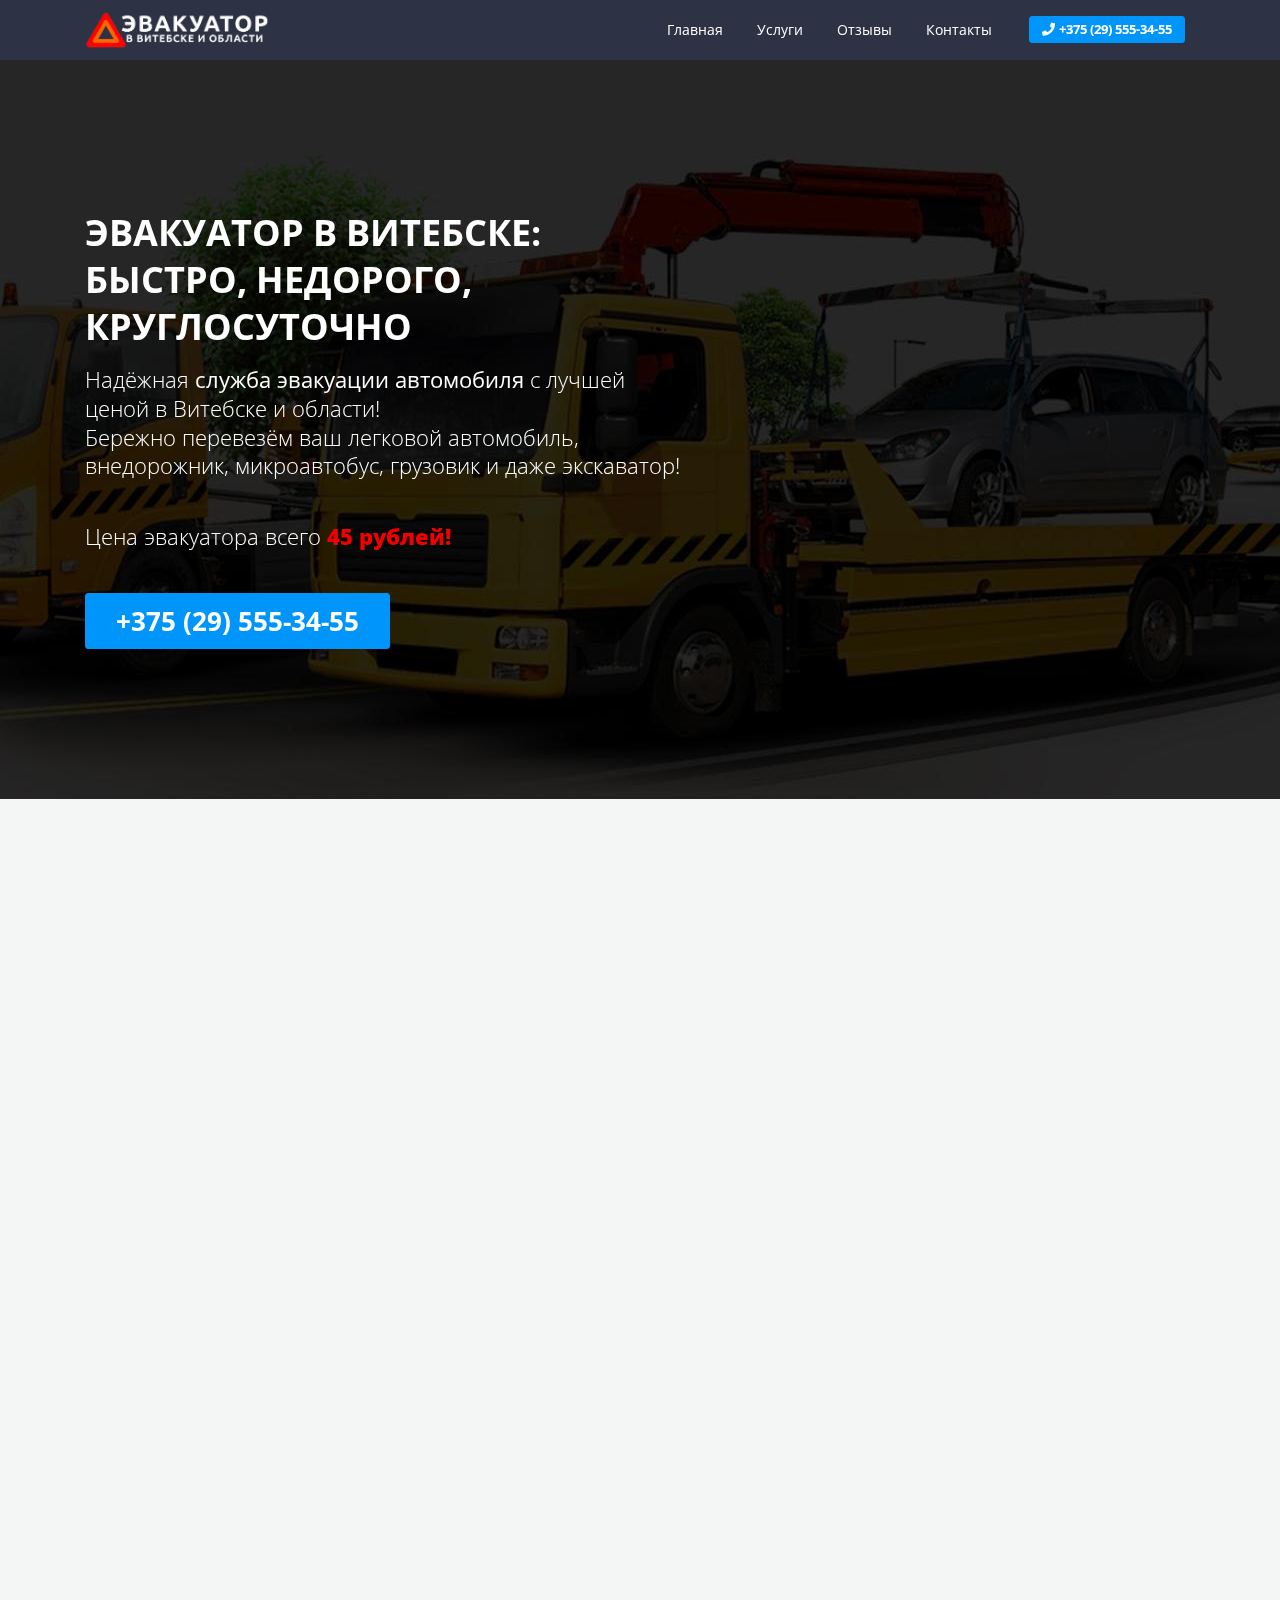
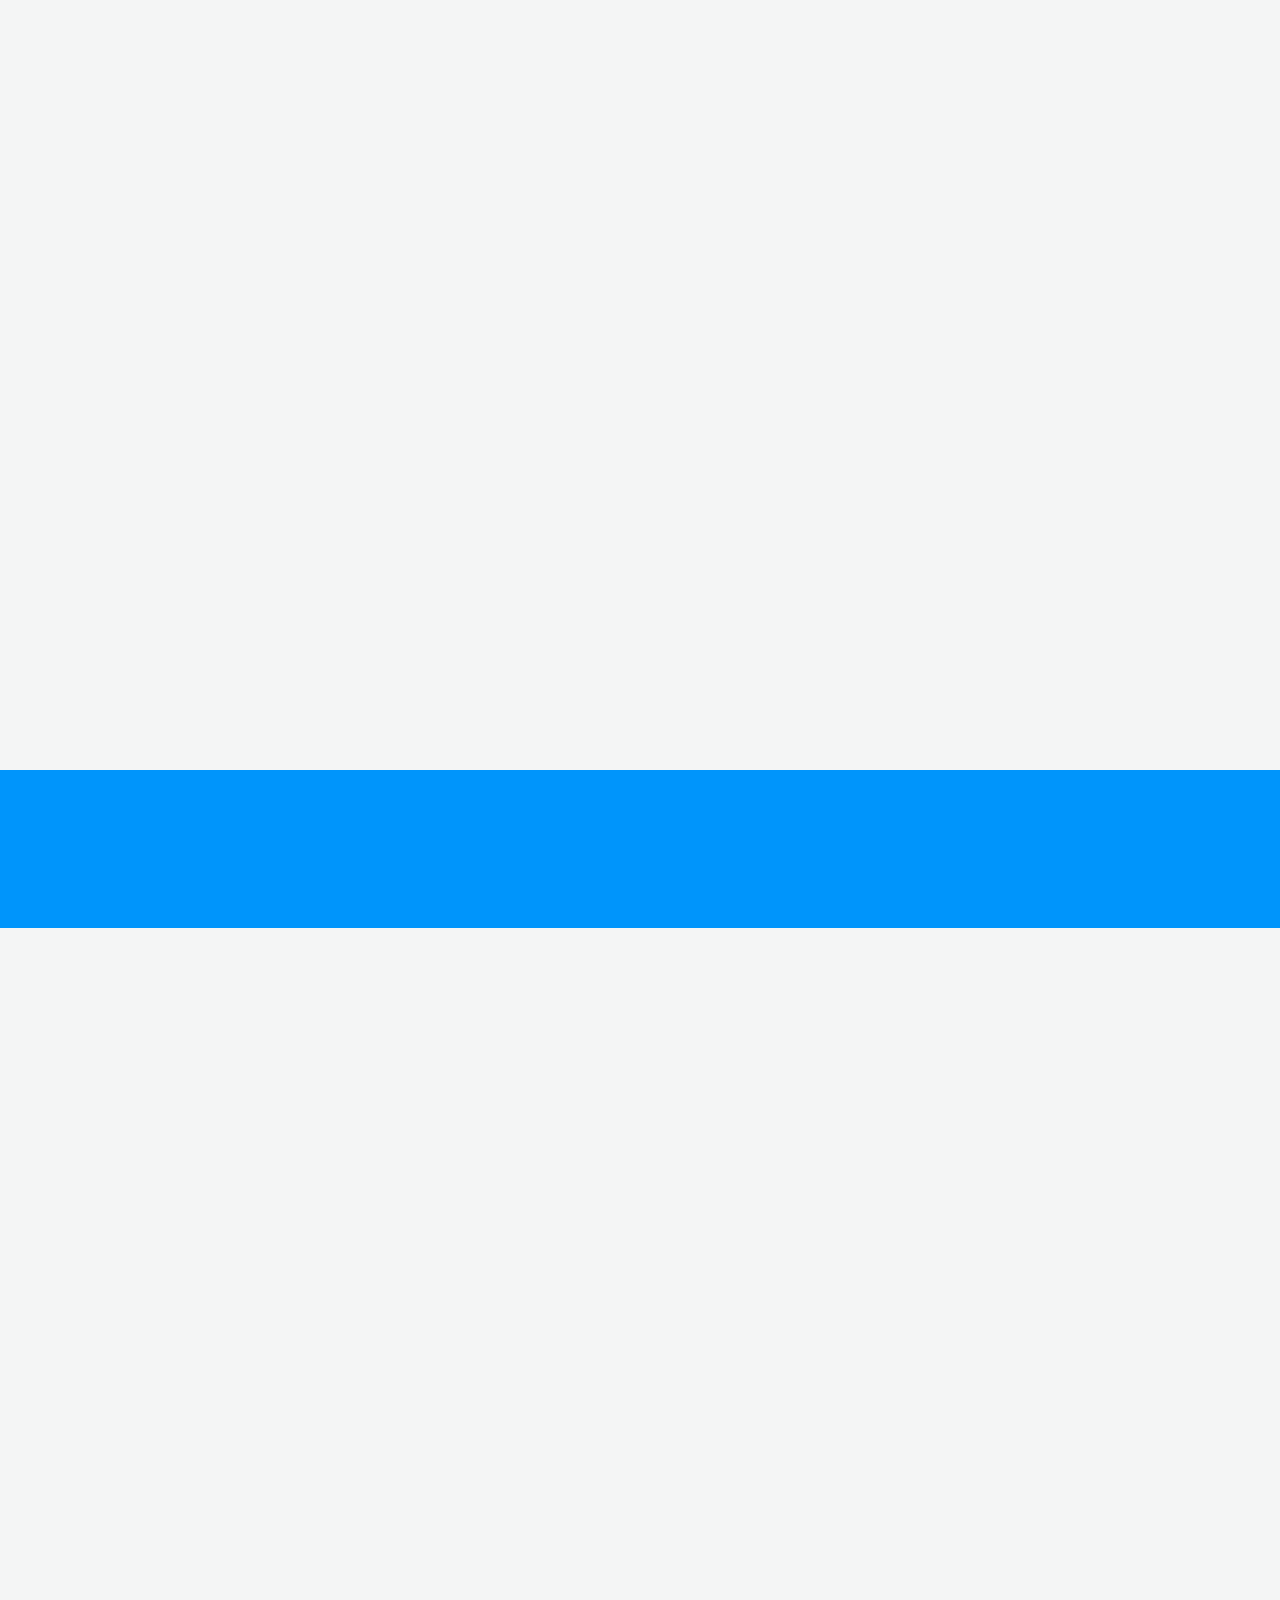
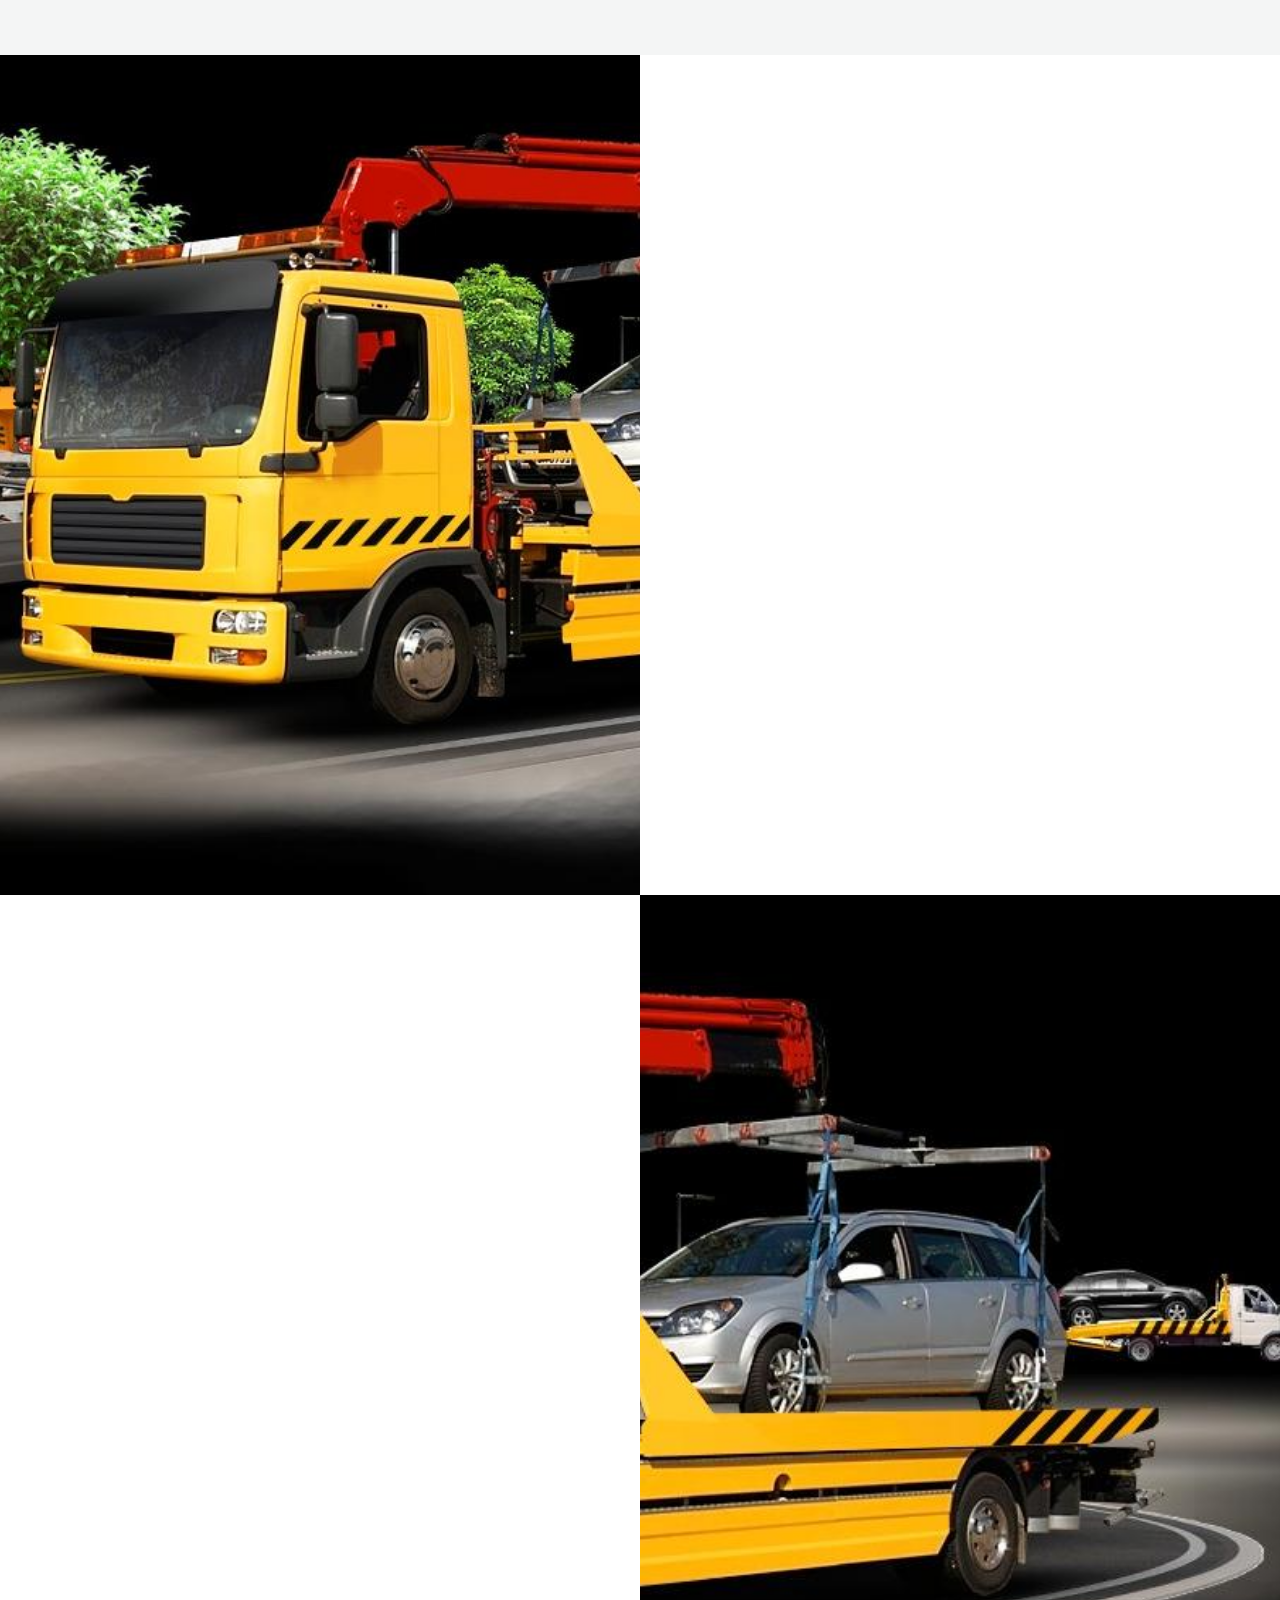
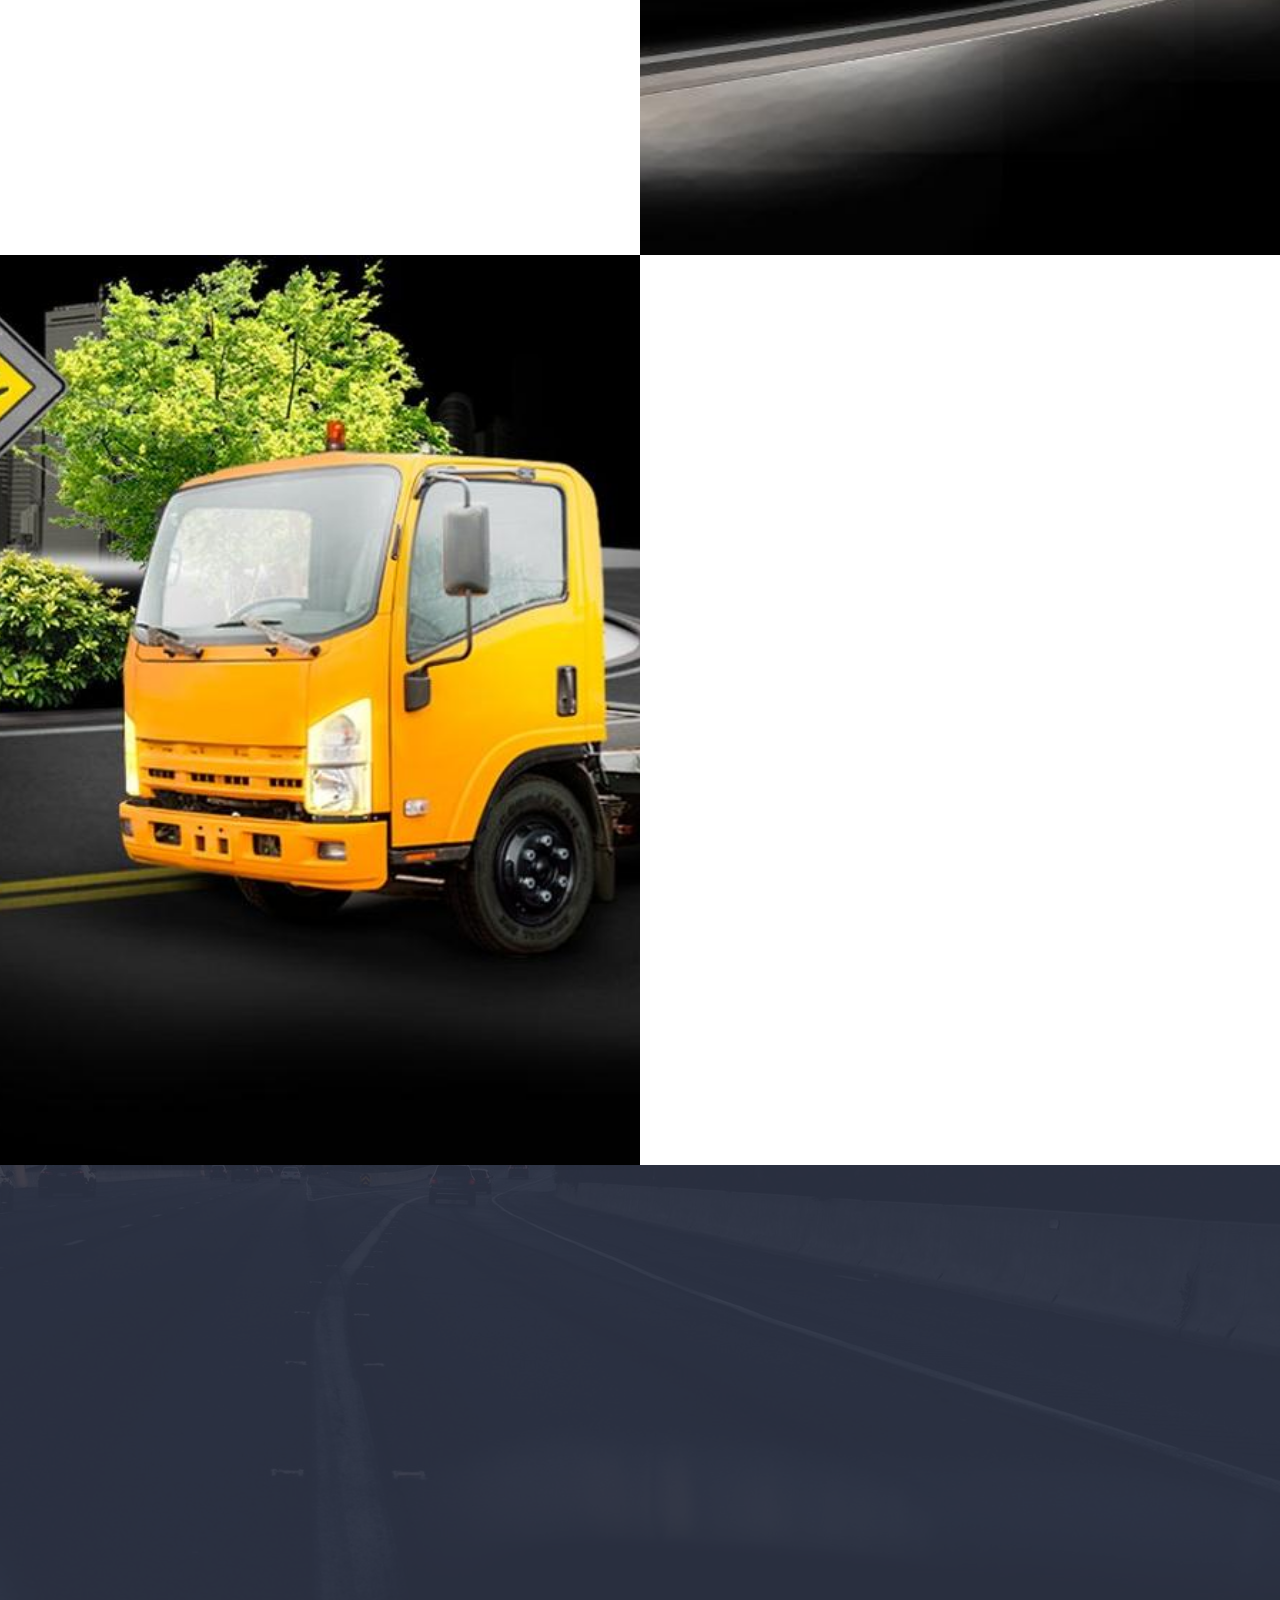
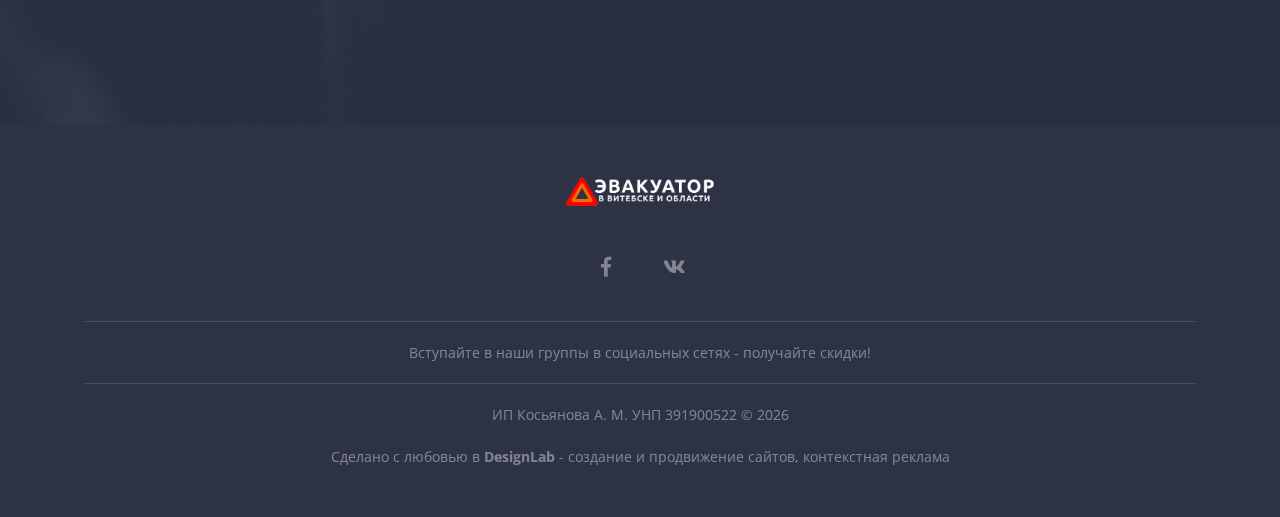
<file: index.html>
<!DOCTYPE html>
<html lang="en">

<head>
    <meta charset="utf-8">
    <meta name="viewport" content="width=device-width, initial-scale=1.0">
    <title>Эвакуатор в Витебске — дёшево! Звони: 8029 2191822</title>
    <link href="lib/bootstrap/css/bootstrap.css" rel="stylesheet">
    <link href="lib/bootstrap-datetimepicker/css/bootstrap-datetimepicker.min.css" rel="stylesheet">
    <link href="lib/owl-carousel/owl.css" rel="stylesheet">
    <link href="lib/Swiper/css/swiper.min.css" rel="stylesheet">
    <link href="lib/owl-carousel/assets/owl.carousel.min.css" rel="stylesheet">
    <link href="lib/vegas/vegas.min.css" rel="stylesheet">
    <link href="lib/Magnific-Popup/magnific-popup.css" rel="stylesheet">
    <link href="lib/sweetalert/sweetalert2.min.css" rel="stylesheet">
    <link href="lib/materialize-parallax/materialize-parallax.css" rel="stylesheet">
    <link href="fonts/fontawesome-all.min.css" rel="stylesheet">
    <link href="fonts/pe-icon-7-stroke.css" rel="stylesheet">
    <link href="fonts/et-line-font.css" rel="stylesheet">
    <link href="css/animate.css" rel="stylesheet">
    <link href="css/main.css" rel="stylesheet">
    <link href="css/rgen-grids.css" rel="stylesheet">
    <link href="css/helper.css" rel="stylesheet">
    <link href="css/responsive.css" rel="stylesheet">
    <link href="css/themes/default.css" rel="stylesheet">
    <link href="css/template-custom.css" rel="stylesheet">
    <link rel="icon" href="images/favicons/favicon.ico">
    <link rel="apple-touch-icon" href="images/favicons/apple-touch-icon.png">
    <link rel="apple-touch-icon" sizes="72x72" href="images/favicons/apple-touch-icon-72x72.png">
    <link rel="apple-touch-icon" sizes="114x114" href="images/favicons/apple-touch-icon-114x114.png">
    <link rel="stylesheet" href="css/novi.css">
    <!--[if lt IE 9]><script src="js/html5shiv.js"></script><script src="js/respond.min.js"></script><![endif]-->
    <!--[if IE 9 ]><script src="js/ie-matchmedia.js"></script><![endif]-->
    <link rel="icon" type="image/x-icon" href="images/favicon.png">
    <meta name="keywords" content="вконтакте эвакуатор, вызвать эвакуатор, грузовой эвакуатор, грузовой эвакуатор витебск, заказать эвакуатор, номер эвакуатора, услуги эвакуатора, услуги эвакуатора цена, эвакуатор, эвакуатор в контакте витебск, эвакуатор беларусь, эвакуатор витебск, эвакуатор витебск вконтакте, эвакуатор витебск дешево, эвакуатор дешево, эвакуатор контакт, эвакуатор машин, эвакуатор цена">
    <meta name="description" content="Эвакуатор в Витебске — автопомощь и круглосуточная надёжная эвакуация вашего автомобиля. Узнай цену на услуги грузового эвакуатора машин — звони! 8029 2191822">
</head>

<body>
    <div class="page-loader"><b class="spinner"></b></div>
    <div id="page" data-linkscroll="y">
        <header class="main-head dark" data-bgcolor="rgba(45, 51, 69, 1)">
            <div class="container">
                <div class="row gt0 align-items-center head-row" data-rgen-sm="h-reset"></div>
            </div>
        </header>
        <header class="main-head dark" data-bgcolor="rgba(45, 51, 69, 1)">
            <div class="container">
                <div class="row gt0 align-items-center head-row" data-rgen-sm="h-reset">
                    <div class="col-md-3 pos-rel"><a class="nav-handle" data-nav=".m-content" data-navopen="pe-7s-more" data-navclose="pe-7s-close"><i class="pe-7s-more"></i></a>
                        <div class="header-logo-wrp"><a class="header-logo pd-tb-small" href="index.html"><img src="images/evacuator-logo.png" alt="Brand logo"></a></div>
                    </div>
                    <div class="col-md-9 align-r m-content">
                        <ul class="row gt20 justify-content-md-end mr-0 align-items-center">
                            <li class="col-md-auto">
                                <nav class="menu-wrp align-l">
                                    <ul class="menu">
                                        <li class="menu-item"><a href="index.html">Главная</a></li>
                                        <li class="menu-item"><a href="uslugi.html">Услуги</a></li>
                                        <li class="menu-item"><a href="evakuator-otzyvy.html">Отзывы</a></li>
                                        <li class="menu-item"><a href="evakuator-kontakty.html">Контакты</a></li>
                                    </ul>
                                </nav>
                            </li>
                            <li class="col-md-auto" data-rgen-sm="pd-0 pd-t-10 align-c"><a href="tel:+375295553455" target="_blank" class="btn btn-default solid mini"><i class="fas fa-phone mr-r-4"></i>+375 (29) 555-34-55</a></li>
                        </ul>
                    </div>
                </div>
            </div>
        </header>
        <section class="pos-rel pd-tb-medium" data-rgen-sm="pd-tb-small align-c">
            <div class="container">
                <div class="max-px-w600 typo-light" data-animate-in="fadeInLeft">
                    <h1 class="title" data-rgen-sm="medium">ЭВАКУАТОР В ВИТЕБСКЕ: БЫСТРО, НЕДОРОГО, КРУГЛОСУТОЧНО</h1>
                    <h2 class="title-sub" data-rgen-sm="small">Надёжная <strong>служба эвакуации автомобиля</strong> с лучшей ценой в Витебске и области!<br>Бережно перевезём ваш легковой автомобиль, внедорожник, микроавтобус, грузовик и даже экскаватор!<br></h2>
                    <p class="title-sub" data-rgen-sm="small">Цена эвакуатора всего <strong style="color: #f00000; font-weight: 800;">45 рублей!</strong></p><a href="tel:+375295553455" class="btn btn-default solid large" data-rgen-sm="medium">+375 (29) 555-34-55</a>
                </div>
            </div>
            <div class="bg-holder full-wh z0"><b data-bgholder="overlay" class="full-wh z5"></b>
                <div data-bgholder="video" class="videobg z4 full-wh"></div>
                <div data-bgholder="slider" class="full-wh z3" data-rgen-sm="h100">
                    <div class="bgslider full-wh"></div>
                </div>
                <div data-bgholder="parallax" class="full-wh z2" data-parallax-img="images/footer-hero-1600x824.jpg"></div><b data-bgholder="bg-img" class="full-wh bg-cover bg-cc z1"></b>
            </div>
        </section>
        <section class="pos-rel pd-tb-small bg-gray" data-rgen-sm="pd-tb-small align-c" id="services">
            <div class="container align-c">
                <div class="w75 mr-auto" data-animate-in="fadeIn">
                    <h2 class="title large" data-rgen-sm="medium">Эвакуатор Витебск — ожидание не более 15 минут</h2>
                    <p class="title-sub mr-b-60" data-rgen-sm="small">Опыт более 10 лет. Низкие цены и быстрая подача эвакуатора. Работаем по Витебску и Витебской области без праздников и выходных. Честные цены и скидки. В нашем парке несколько типов эвакуаторов для любого вида транспорта - от легкового автомобиля и заканчивая эвакуатором дорожной и специальной техники.</p>
                </div>
                <div class="row gt40 mb20">
                    <div class="col-md-4" data-animate-in="fadeInUp|0.1">
                        <div class="info-obj img-t g30 align-c">
                            <div class="img"><img src="images/evacuator-legkovyh.jpg" alt="image"></div>
                            <div class="info">
                                <h3 class="title mini">Эвакуатор легковых автомобилей и паркетников</h3>
                                <p class="mr-0">Профессиональный <strong>эвакуатор легковых авто</strong>, паркетников и полулегковых автомобилей и техники весом до 1,5 тонн</p><br><a href="legkovoj-evakuator.html" class="btn btn-default mini rd-0">Подробное описание</a>
                            </div>
                        </div>
                    </div>
                    <div class="col-md-4" data-animate-in="fadeInUp|0.2">
                        <div class="info-obj img-t g30 align-c">
                            <div class="img"><img src="images/evacuator-jeep.jpg" alt="image"></div>
                            <div class="info">
                                <h3 class="title mini">Эвакуатор джипов и внедорожников</h3>
                                <p class="mr-0">Профессиональный <strong>эвакуатор внедорожников</strong>, кроссоверов, нестандартных легковых автомобилей весом до 3 тонн</p><br><a href="evakuator-vnedorozhnikov.html" class="btn btn-default mini rd-0">Подробное описание</a>
                            </div>
                        </div>
                    </div>
                    <div class="col-md-4" data-animate-in="fadeInUp|0.3">
                        <div class="info-obj img-t g30 align-c">
                            <div class="img"><img src="images/evacuator-mikroavtobusov.jpg" alt="image"></div>
                            <div class="info">
                                <h3 class="title mini">Эвакуатор автобусов и микроавтобусов</h3>
                                <p class="mr-0">Профессиональный <strong>эвакуатор микроавтобусов</strong>, минивенов, автобусов и габаритных автомобилей весом до 4 тонн</p><br><a href="evakuator-mikroavtobusov.html" class="btn btn-default mini rd-0">Подробное описание</a>
                            </div>
                        </div>
                    </div>
                </div>
                <div class="row gt40 mb20">
                    <div class="col-md-4" data-animate-in="fadeInUp|0.1">
                        <div class="info-obj img-t g30 align-c">
                            <div class="img"><img src="images/vnedorozhnaya-evacuacia.jpg" alt="image"></div>
                            <div class="info">
                                <h3 class="title mini">Внедорожный эвакуатор автомобилей</h3>
                                <p class="mr-0"><strong>Внедорожный эвакуатор</strong> вашего автомобиля - легковых, грузовой и специальной техники весом до 8 тонн</p><br><a href="vnedorozhnyj-evakuator.html" class="btn btn-default mini rd-0">Подробное описание</a>
                            </div>
                        </div>
                    </div>
                    <div class="col-md-4" data-animate-in="fadeInUp|0.2">
                        <div class="info-obj img-t g30 align-c">
                            <div class="img"><img src="images/evakuator-gruzovikh.jpg" alt="image"></div>
                            <div class="info">
                                <h3 class="title mini">Грузовой эвакуатор трал для крупногабаритной техники</h3>
                                <p class="mr-0"><strong>Грузовой эвакуатор трал</strong> для любых грузовиков, автобусов, нестандартного транспорта до 8 тонн</p><br><a href="gruzovoj-evakuator.html" class="btn btn-default mini rd-0">Подробное описание</a>
                            </div>
                        </div>
                    </div>
                    <div class="col-md-4" data-animate-in="fadeInUp|0.3">
                        <div class="info-obj img-t g30 align-c">
                            <div class="img"><img src="images/evakuator-spectechniki.jpg" alt="image"></div>
                            <div class="info">
                                <h3 class="title mini">Эвакуатор дорожной и строительной&nbsp;техники</h3>
                                <p class="mr-0"><strong>Эвакуатор для спецтехники</strong>, любых негабаритных видов транспорта - дорожных катков, бульдозеров, экскаваторов</p><br><a href="evakuator-spectehniki.html" class="btn btn-default mini rd-0">Подробное описание</a>
                            </div>
                        </div>
                    </div>
                </div>
            </div>
            <div class="bg-holder full-wh z0"><b data-bgholder="overlay" class="full-wh z5" data-bgcolor="rgba(45, 51, 69, 0)"></b>
                <div data-bgholder="parallax" class="full-wh z2"></div><b data-bgholder="bg-img" class="full-wh bg-cover bg-cc z1"></b>
            </div>
        </section>
        <section class="pd-tb-mini bg-default pos-rel" data-rgen-sm="pd-tb-small align-c">
            <div class="container typo-light">
                <div class="row gt20 middle-md">
                    <div class="col-md-7" data-animate-in="fadeInLeft">
                        <h2 class="title small" data-rgen-sm="medium">Закажите эвакуатор и мы приедем за 15 минут!</h2>
                    </div>
                    <div class="col-md-4 offset-md-1" data-animate-in="fadeInRight"><a href="tel:+375295553455" class="btn btn-white solid large block bdr-2 align-c" data-rgen-sm="medium bold-n">+375 (29) 555-34-55</a></div>
                </div>
            </div>
            <div class="bg-holder full-wh z0"><b data-bgholder="overlay" class="full-wh z5" data-bgcolor="rgba(45, 51, 69, 0)"></b>
                <div data-bgholder="parallax" class="full-wh z2"></div><b data-bgholder="bg-img" class="full-wh bg-cover bg-cc z1"></b>
            </div>
        </section>
        <section class="pos-rel pd-tb-small bg-gray" data-rgen-sm="pd-tb-small align-c" id="services">
            <div class="container align-c">
                <div class="w75 mr-auto" data-animate-in="fadeIn">
                    <h2 class="title large" data-rgen-sm="medium">Преимущества заказа эвакуатора у нас</h2>
                    <p class="title-sub mr-b-60" data-rgen-sm="small"></p>
                </div>
                <div class="row gt40 mb20">
                    <div class="col-md-3" data-animate-in="fadeInUp|0.1">
                        <div class="info-obj img-t g30 align-c">
                            <div class="img"><img src="images/ic-quick.png" alt="image"></div>
                            <div class="info">
                                <h3 class="title mini">Быстрая подача эвакуатора</h3>
                                <p class="mr-0">Наши эвакуаторы дежурят во всех районах Витебска. Благодаря этому мы прибываем на место в течение 15 минут.</p>
                            </div>
                        </div>
                    </div>
                    <div class="col-md-3" data-animate-in="fadeInUp|0.2">
                        <div class="info-obj img-t g30 align-c">
                            <div class="img"><img src="images/ic-price.png" alt="image"></div>
                            <div class="info">
                                <h3 class="title mini">Низкие цены на эвакуацию</h3>
                                <p class="mr-0">Мы работаем без посредников, и благодаря собственному автопарку техники обеспечиваем наиболее привлекательные цены в Витебске</p>
                            </div>
                        </div>
                    </div>
                    <div class="col-md-3" data-animate-in="fadeInUp|0.3">
                        <div class="info-obj img-t g30 align-c">
                            <div class="img"><img src="images/ic-around-1-99x100.png" alt="image"></div>
                            <div class="info">
                                <h3 class="title mini">Круглосуточно, без выходных</h3>
                                <p class="mr-0">Мы готовы придти к вам на помощь в любое время суток. Заказать эвакуатор в нашей компании вы можете 24 часа в сутки, 7 дней в неделю.</p>
                            </div>
                        </div>
                    </div>
                    <div class="col-md-3" data-animate-in="fadeInUp|0.3">
                        <div class="info-obj img-t g30 align-c">
                            <div class="img"><img src="images/ic-location.png" alt="image"></div>
                            <div class="info">
                                <h3 class="title mini">Работаем по всему городу и области</h3>
                                <p class="mr-0">Мы гарантированно приедем и поможем, где бы вы ни находились.</p>
                            </div>
                        </div>
                    </div>
                </div>
            </div>
            <div class="bg-holder full-wh z0"><b data-bgholder="overlay" class="full-wh z5" data-bgcolor="rgba(45, 51, 69, 0)"></b>
                <div data-bgholder="parallax" class="full-wh z2"></div><b data-bgholder="bg-img" class="full-wh bg-cover bg-cc z1"></b>
            </div>
        </section>
        <section class="pos-rel pd-tb-medium" data-rgen-sm="pd-0 align-c">
            <div class="bg-holder img-half l full-wh z0" data-rgen-sm="pos-rel px-h400"><b data-bgholder="overlay" class="full-wh z5" data-bgcolor="rgba(45, 51, 69, 0)"></b>
                <div data-bgholder="video" class="videobg z4 full-wh"></div>
                <div data-bgholder="slider" class="full-wh z3" data-rgen-sm="h100">
                    <div class="bgslider full-wh"></div>
                </div>
                <div data-bgholder="parallax" class="full-wh z2 bg-cover bg-cc" data-parallax-img="images/eva10ta-469x593.jpg"></div><b data-bgholder="bg-img" data-bg="images/bg-img3.jpg" class="full-wh bg-cover bg-cc z1"></b>
            </div>
            <div class="container">
                <div class="row mb20">
                    <div class="col-md-6"></div>
                    <div class="col-md-5 offset-md-1" data-rgen-sm="pd-30" data-animate-in="fadeInRight">
                        <h2 class="title f-1 large bold-1" data-rgen-sm="medium">Когда нужно вызывать эвакуатор</h2>
                        <p class="title-sub small" data-rgen-sm="small">Внезапная поломка автомобиля или ДТП всегда происходят неожиданно, не вовремя и очень некстати. В условиях ограниченного временного ресурса остается только один выход – поиск и <strong>вызов эвакуатора в Витебске</strong>. Как ни странно, но даже в таком городе как Витебск, крупных компаний, которые могут предложить исправный автоэвакуатор в режиме 24/7 в городе на самом деле немного.</p>
                    </div>
                </div>
            </div>
        </section>
        <section class="pos-rel pd-tb-medium" data-rgen-sm="pd-0 align-c">
            <div class="bg-holder img-half r z0" data-rgen-sm="pos-rel px-h400"><b data-bgholder="overlay" class="full-wh z5" data-bgcolor="rgba(45, 51, 69, 0)"></b>
                <div data-bgholder="video" class="videobg z4 full-wh"></div>
                <div data-bgholder="slider" class="full-wh z3" data-rgen-sm="h100">
                    <div class="bgslider full-wh"></div>
                </div>
                <div data-bgholder="parallax" class="full-wh z2" data-parallax-img="images/eva10ta-623x593-2.jpg"></div><b data-bgholder="bg-img" data-bg="images/bg-img2.jpg" class="full-wh bg-cover bg-cc z1"></b>
            </div>
            <div class="container">
                <div class="row mb20">
                    <div class="col-md-5" data-rgen-sm="pd-30" data-animate-in="fadeInLeft">
                        <h2 class="title f-1 large bold-1" data-rgen-sm="medium">Рекомендации при заказе эвакуатора</h2>
                        <p class="title-sub small" data-rgen-sm="small">Обязательно убедитесь, что грузоподъемность эвакуатора соответствует разрешенной массе вашего автомобиля. Уточните у водителя наличие подкатных тележек, в случае, если колеса вашего автомобиля заблокированы. Подготовьте оригиналы документов к автомобилю - водитель не возьмёт перевозить вам автомобиль без документов. Благодаря наработанному опыту, технологиям и штату квалифицированных водителей, мы можем оказать неотложную помощь на дороге в течение 15-20 минут.</p>
                        <p></p>
                    </div>
                    <div class="col-md-6 offset-md-1"></div>
                </div>
            </div>
        </section>
        <section class="pos-rel pd-tb-medium" data-rgen-sm="pd-0 align-c">
            <div class="bg-holder img-half l full-wh z0" data-rgen-sm="pos-rel px-h400"><b data-bgholder="overlay" class="full-wh z5" data-bgcolor="rgba(45, 51, 69, 0)"></b>
                <div data-bgholder="video" class="videobg z4 full-wh"></div>
                <div data-bgholder="slider" class="full-wh z3" data-rgen-sm="h100">
                    <div class="bgslider full-wh"></div>
                </div>
                <div data-bgholder="parallax" class="full-wh z2 bg-cover bg-cc" data-parallax-img="images/evakuator-hero-670x638-1.jpg"></div><b data-bgholder="bg-img" data-bg="images/bg-img3.jpg" class="full-wh bg-cover bg-cc z1"></b>
            </div>
            <div class="container">
                <div class="row mb20">
                    <div class="col-md-6"></div>
                    <div class="col-md-5 offset-md-1" data-rgen-sm="pd-30" data-animate-in="fadeInRight">
                        <h2 class="title f-1 large bold-1" data-rgen-sm="medium">Работаем как по наличному, <br>так и по безналичному расчету</h2>
                        <p class="title-sub small" data-rgen-sm="small">Наши цены фиксированные, без скрытых платежей. Окончательная стоимость эвакуции оговаривается индивидуально. Зависит от времени, места и условий эвакуации (автомобиль сильно разбитый или в кювете). А так же от маршрута и конечного пункта доставки</p>
                        <p></p>
                    </div>
                </div>
            </div>
        </section>
        <section class="pd-tb-medium bg-default" data-rgen-sm="pd-tb-medium">
            <div class="container small typo-light align-c">
                <div class="w75 mr-auto" data-animate-in="fadeInUp">
                    <h2 class="title mr-b-mini" data-rgen-sm="medium">Закажите эвакуатор прямо сейчас!</h2>
                    <p class="fs16 mr-b-mini">Передайте оператору все необходимые данные: <br>Марка, модель и вес автомобиля. <br>Откуда забирать автомобиль и куда транспортировать</p><a href="tel:+375295553455" class="btn btn-default solid">+375 (29) 5553455</a>
                </div>
            </div>
            <div class="bg-holder full-wh z0"><b data-bgholder="overlay" class="full-wh z5" data-bgcolor="rgba(45, 51, 69, 0.9)"></b>
                <div data-bgholder="parallax" class="full-wh z2" data-parallax-img="images/jose-fontano-invggqr-3.jpg"></div><b data-bgholder="bg-img" data-bg="images/jose-fontano-invggqr-2.jpg" class="full-wh bg-cover bg-cc z1"></b>
            </div>
        </section>
        <footer class="pos-rel pd-tb-mini bg-dark" data-rgen-sm="pd-tb-mini">
            <div class="container typo-light align-c">
                <p data-animate-in="fadeIn" style="animation-delay: 0s;" class="animated fadeIn full-visible"><a href="#" class="inline-block max-px-w150"><img src="images/evacuator-logo-1.png" class="max-px-w140" alt="logo"></a></p>
                <p class="op-04 animated fadeIn full-visible" data-animate-in="fadeIn|0.1" style="animation-delay: 0.1s;"><a href="https://www.facebook.com/groups/evacuator.v.vitebske/" target="_blank" class="sq60 fs20 mr-4 rd-4 iconbox btn-white"><i class="fab fa-facebook-f"></i></a><a href="https://vk.com/evacuator_v_vitebske" target="_blank" class="sq60 fs20 mr-4 rd-4 iconbox btn-white"><i class="fab fa-vk"></i></a></p>
                <hr class="light">
                <p class="op-04">Вступайте в наши группы в социальных сетях - получайте скидки!</p>
                <hr class="light">
                <p class="mr-0 op-04"><a href="/" target="_blank">ИП Косьянова А. М. УНП 391900522</a> © <span class="copyright-year">2020 </span></p><br>
                <p class="mr-0 op-04">Сделано с любовью в <a target="_blank" href="https://designlab.su/"><strong>DesignLab</strong></a> - создание и продвижение сайтов, <a target="_blank" href="https://designlab.su/kontekstnaya-reklama">контекстная реклама</a></p>
            </div>
            <div class="bg-holder full-wh z0"><b data-bgholder="overlay" class="full-wh z5" data-bgcolor="rgba(45, 51, 69, 0)"></b>
                <div data-bgholder="parallax" class="full-wh z2"></div><b data-bgholder="bg-img" class="full-wh bg-cover bg-cc z1"></b>
            </div>
        </footer>
    </div>
    <script src="js/webfonts.js" type="text/javascript"></script>
    <script src="lib/jquery/jquery-3.3.1.min.js" type="text/javascript"></script>
    <script src="lib/jquery/jquery-migrate-3.0.0.min.js" type="text/javascript"></script>
    <script src="lib/jquery/popper.min.js" type="text/javascript"></script>
    <script src="lib/bootstrap/js/bootstrap.min.js" type="text/javascript"></script>
    <script src="lib/jquery-smooth-scroll/jquery.smooth-scroll.min.js" type="text/javascript"></script>
    <script src="lib/jQuery-viewport-checker/jquery.viewportchecker.min.js" type="text/javascript"></script>
    <script src="lib/Swiper/js/swiper.min.js" type="text/javascript"></script>
    <script src="lib/owl-carousel/owl.js" type="text/javascript"></script>
    <script src="lib/Magnific-Popup/jquery.magnific-popup.min.js" type="text/javascript"></script>
    <script src="lib/isotope/imagesloaded.pkgd.min.js" type="text/javascript"></script>
    <script src="lib/isotope/isotope.pkgd.min.js" type="text/javascript"></script>
    <script src="lib/isotope/packery-mode.pkgd.min.js" type="text/javascript"></script>
    <script src="lib/sweetalert/sweetalert2.min.js" type="text/javascript"></script>
    <script src="lib/jquery-validation/jquery.validate.min.js" type="text/javascript"></script>
    <script src="lib/youtubebackground/jquery.youtubebackground.js" type="text/javascript"></script>
    <script src="lib/Vide/jquery.vide.min.js" type="text/javascript"></script>
    <script src="lib/vegas/vegas.min.js" type="text/javascript"></script>
    <script src="lib/materialize-parallax/materialize-parallax.js" type="text/javascript"></script>
    <script src="lib/countUp/countUp.js" type="text/javascript"></script>
    <script src="lib/stellar/jquery.stellar.min.js" type="text/javascript"></script>
    <script src="js/enquire.min.js" type="text/javascript"></script>
    <script src="js/main.js"></script>
</body>

</html>
</file>
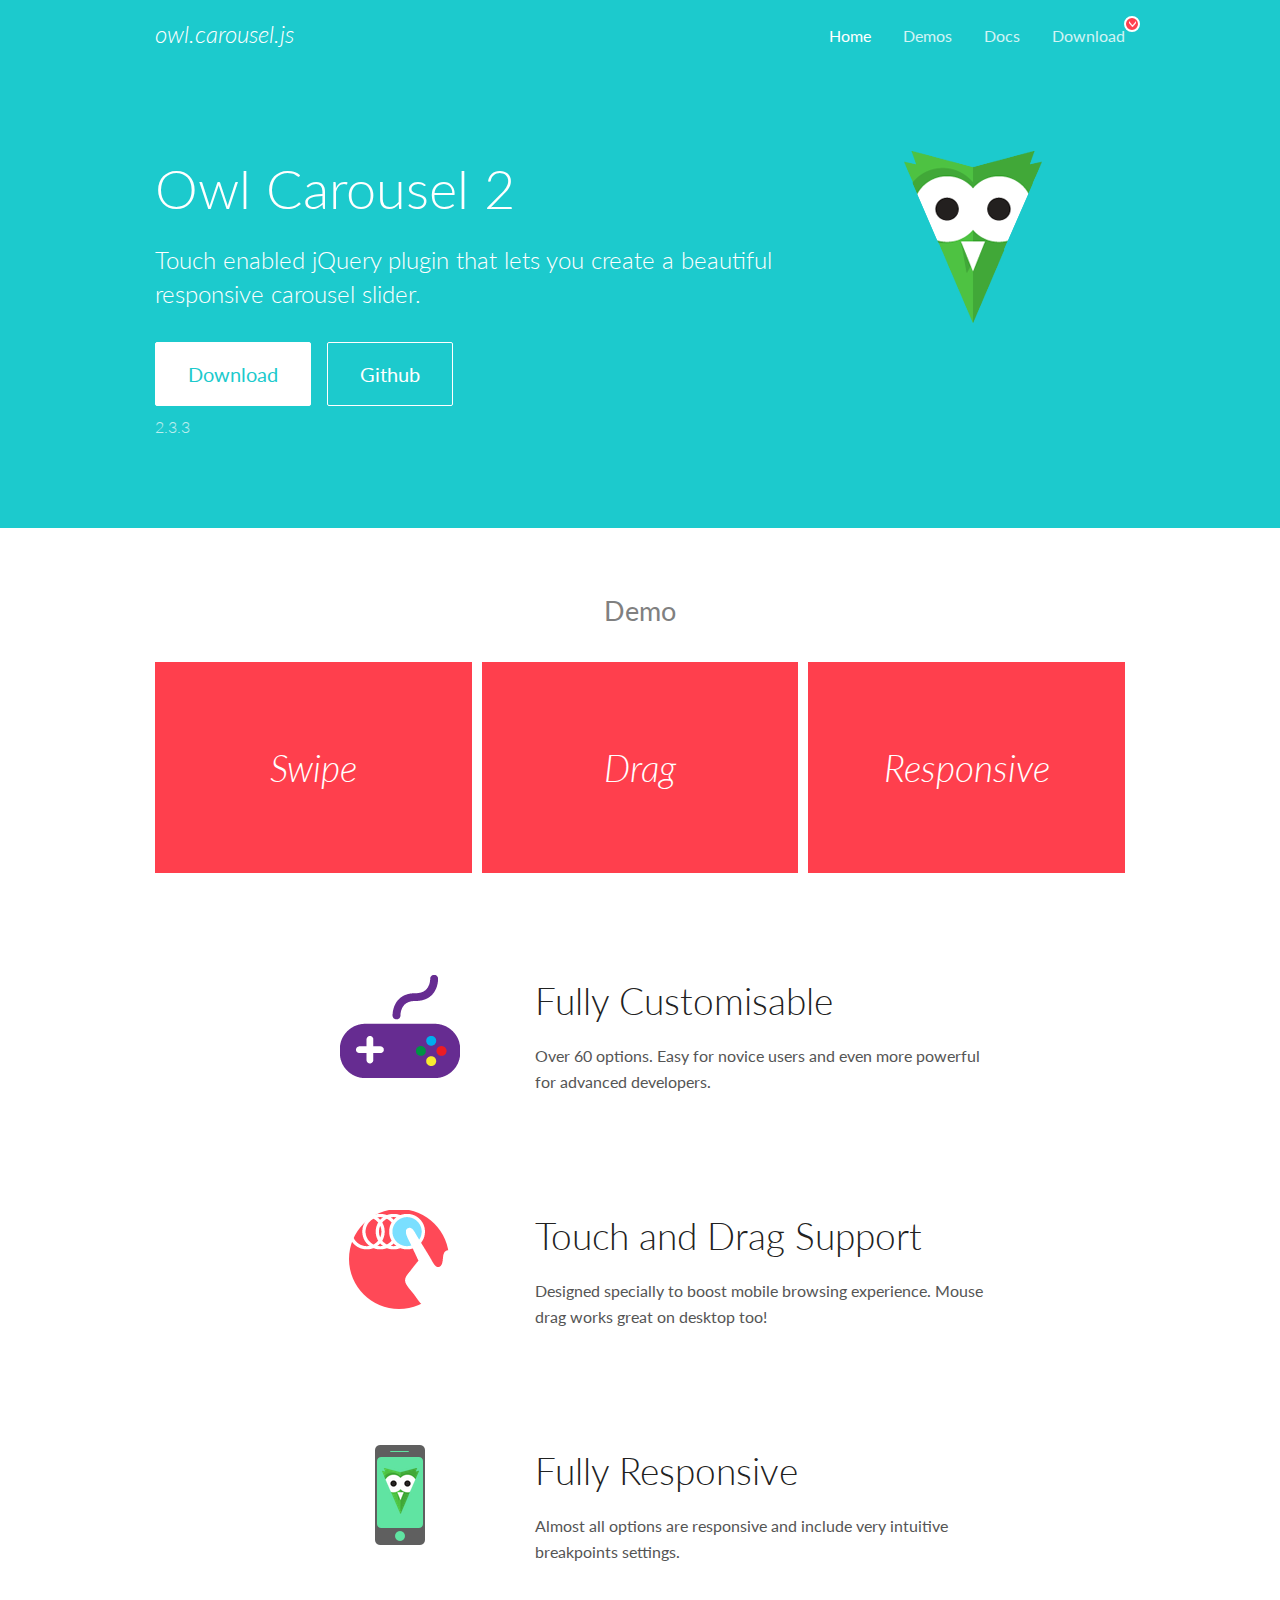
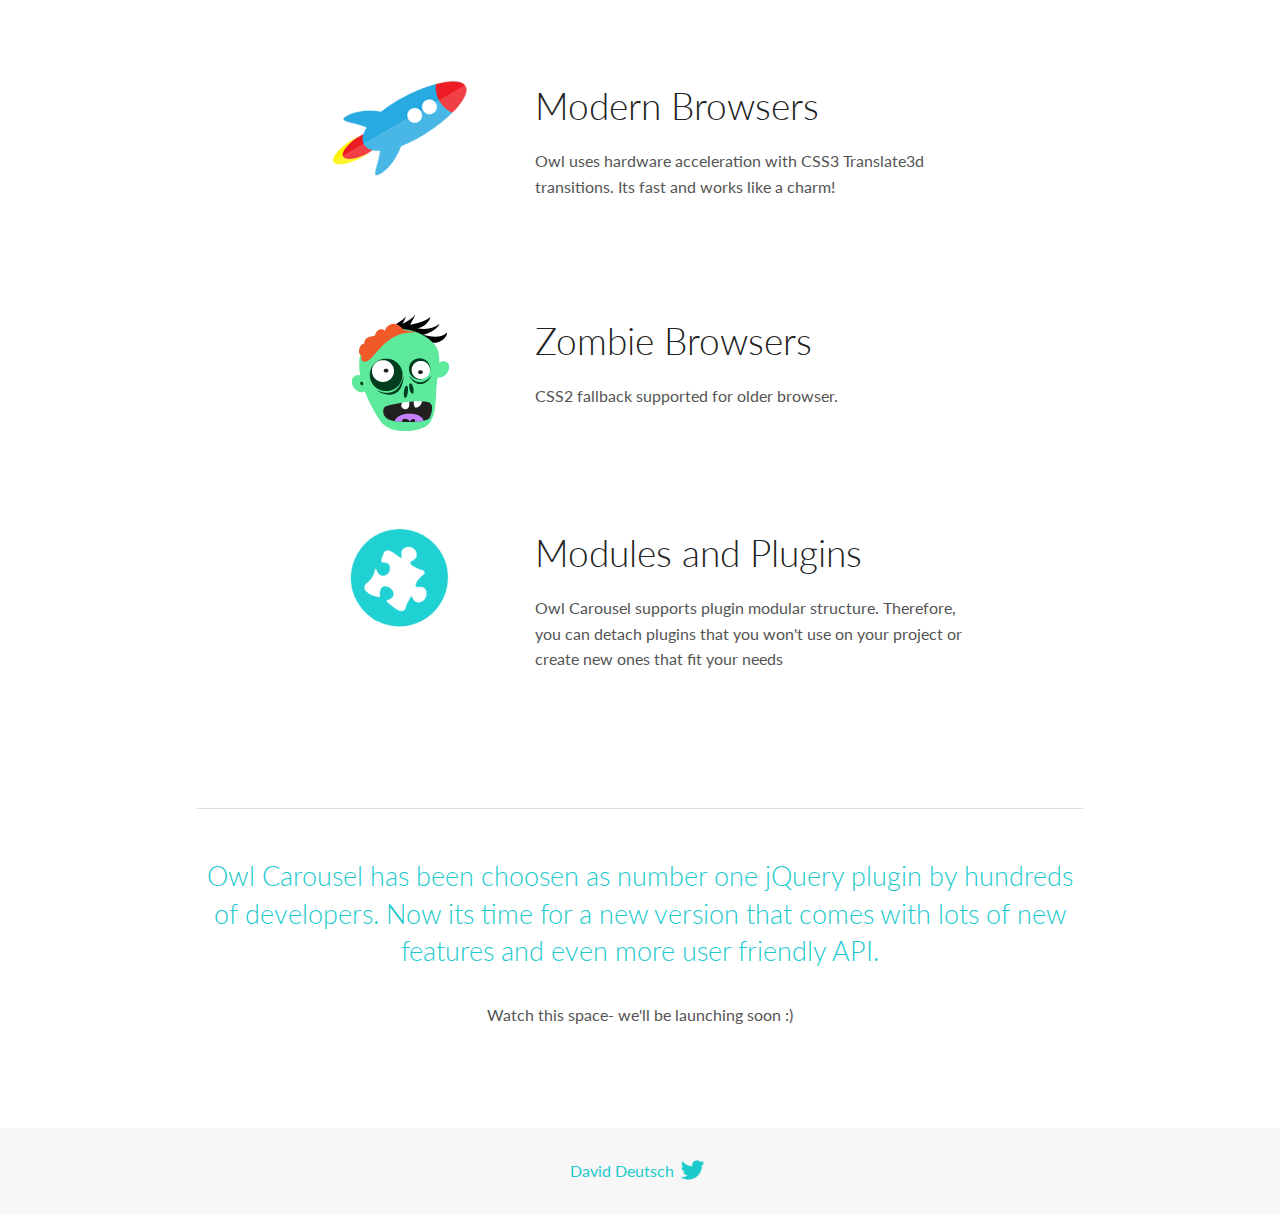
<file: lib/owl-carousel/OwlCarousel2-2.3.3/docs/index.html>
<!DOCTYPE html>
<html lang="en">
  <head>

    <!-- head -->
    <meta charset="utf-8">
    <meta name="msapplication-tap-highlight" content="no" />
    <meta name="viewport" content="width=device-width, initial-scale=1.0" />
    <meta name="description" content="Touch enabled jQuery plugin that lets you create beautiful responsive carousel slider.">
    <meta name="author" content="David Deutsch">
    <title>
      Home | Owl Carousel | 2.3.3
    </title>

    <!-- Stylesheets -->
    <link href='https://fonts.googleapis.com/css?family=Lato:300,400,700,400italic,300italic' rel='stylesheet' type='text/css'>
    <link rel="stylesheet" href="assets/css/docs.theme.min.css">

    <!-- Owl Stylesheets -->
    <link rel="stylesheet" href="assets/owlcarousel/assets/owl.carousel.min.css">
    <link rel="stylesheet" href="assets/owlcarousel/assets/owl.theme.default.min.css">

    <!-- HTML5 shim and Respond.js IE8 support of HTML5 elements and media queries -->

    <!--[if lt IE 9]>
      <script src="https://oss.maxcdn.com/libs/html5shiv/3.7.0/html5shiv.js"></script>
      <script src="https://oss.maxcdn.com/libs/respond.js/1.3.0/respond.min.js"></script>
    <![endif]-->

    <!-- Favicons -->
    <link rel="apple-touch-icon-precomposed" sizes="144x144" href="assets/ico/apple-touch-icon-144-precomposed.png">
    <link rel="shortcut icon" href="assets/ico/favicon.png">
    <link rel="shortcut icon" href="favicon.ico">

    <!-- Yeah i know js should not be in header. Its required for demos.-->

    <!-- javascript -->
    <script src="assets/vendors/jquery.min.js"></script>
    <script src="assets/owlcarousel/owl.carousel.js"></script>
  </head>
  <body>

    <!-- header -->
    <header class="header">
      <div class="row">
        <div class="large-12 columns">
          <div class="brand left">
            <h3>
              <a href="/OwlCarousel2/">owl.carousel.js</a> 
            </h3>
          </div>
          <a id="toggle-nav" class="right">
            <span></span> <span></span> <span></span> 
          </a> 
          <div class="nav-bar">
            <ul class="clearfix">
              <li class="active">
                <a href="/OwlCarousel2/index.html">Home</a> 
              </li>
              <li> <a href="/OwlCarousel2/demos/demos.html">Demos</a>  </li>
              <li> <a href="/OwlCarousel2/docs/started-welcome.html">Docs</a>  </li>
              <li>
                <a href="https://github.com/OwlCarousel2/OwlCarousel2/archive/2.3.3.zip">Download</a> 
                <span class="download"></span> 
              </li>
            </ul>
          </div>
        </div>
      </div>
    </header>

    <!-- home panel -->
    <section id="hero">
      <div class="row">
        <div class="large-8 medium-8 columns">
          <h1>Owl Carousel 2</h1>
          <h4>Touch enabled jQuery plugin that lets you create a beautiful responsive carousel slider.</h4>
          <a href="https://github.com/OwlCarousel2/OwlCarousel2/archive/2.3.3.zip" class="hero-button">Download</a> 
          <a href="https://github.com/OwlCarousel2/OwlCarousel2" class="hero-button outline">Github</a> 
          <p>2.3.3</p>
        </div>
        <div class="large-4 medium-4 columns">
          <img class="owl-logo" src="assets/img/owl-logo.png" alt="mr. Owl">
        </div>
      </div>
    </section>

    <!-- body -->
    <div class="home-demo">
      <div class="row">
        <div class="large-12 columns">
          <h3>Demo</h3>
          <div class="owl-carousel">
            <div class="item">
              <h2>Swipe</h2>
            </div>
            <div class="item">
              <h2>Drag</h2>
            </div>
            <div class="item">
              <h2>Responsive</h2>
            </div>
            <div class="item">
              <h2>CSS3</h2>
            </div>
            <div class="item">
              <h2>Fast</h2>
            </div>
            <div class="item">
              <h2>Easy</h2>
            </div>
            <div class="item">
              <h2>Free</h2>
            </div>
            <div class="item">
              <h2>Upgradable</h2>
            </div>
            <div class="item">
              <h2>Tons of options</h2>
            </div>
            <div class="item">
              <h2>Infinity</h2>
            </div>
            <div class="item">
              <h2>Auto Width</h2>
            </div>
          </div>
        </div>
      </div>
    </div>
    <script>
      var owl = $('.owl-carousel');
      owl.owlCarousel({
        margin: 10,
        loop: true,
        responsive: {
          0: {
            items: 1
          },
          600: {
            items: 2
          },
          1000: {
            items: 3
          }
        }
      })
    </script>

    <!-- features -->
    <div id="features">
      <div class="row">
        <div class="small-12 medium-9 small-centered columns">
          <section class="row feature">
            <div class="medium-4 small-12 columns">
              <img src="assets/img/feature-options.png" alt="">
            </div>
            <div class="medium-8 small-12 columns">
              <h2>Fully Customisable</h2>
              <p>Over 60 options. Easy for novice users and even more powerful for advanced developers.</p>
            </div>
          </section>
          <section class="row feature">
            <div class="medium-4 small-12 columns">
              <img src="assets/img/feature-drag.png" alt="">
            </div>
            <div class="medium-8 small-12 columns">
              <h2>Touch and Drag Support</h2>
              <p>Designed specially to boost mobile browsing experience. Mouse drag works great on desktop too!</p>
            </div>
          </section>
          <section class="row feature">
            <div class="medium-4 small-12 columns">
              <img src="assets/img/feature-responsive.png" alt="">
            </div>
            <div class="medium-8 small-12 columns">
              <h2>Fully Responsive</h2>
              <p>Almost all options are responsive and include very intuitive breakpoints settings.</p>
            </div>
          </section>
          <section class="row feature">
            <div class="medium-4 small-12 columns">
              <img src="assets/img/feature-modern.png" alt="">
            </div>
            <div class="medium-8 small-12 columns">
              <h2>Modern Browsers</h2>
              <p>Owl uses hardware acceleration with CSS3 Translate3d transitions. Its fast and works like a charm! </p>
            </div>
          </section>
          <section class="row feature">
            <div class="medium-4 small-12 columns">
              <img src="assets/img/feature-zombie.png" alt="">
            </div>
            <div class="medium-8 small-12 columns">
              <h2>Zombie Browsers</h2>
              <p>CSS2 fallback supported for older browser.</p>
            </div>
          </section>
          <section class="row feature">
            <div class="medium-4 small-12 columns">
              <img src="assets/img/feature-module.png" alt="">
            </div>
            <div class="medium-8 small-12 columns">
              <h2>Modules and Plugins</h2>
              <p>Owl Carousel supports plugin modular structure. Therefore, you can detach plugins that you won&#x27;t use on your project or create new ones that fit your needs</p>
            </div>
          </section>
        </div>
      </div>
    </div>

    <!-- footer -->
    <section id="teaser-text">
      <div class="row">
        <div class="small-12 medium-11 small-centered columns">
          <hr>
          <h3 id="owl-carousel-has-been-choosen-as-number-one-jquery-plugin-by-hundreds-of-developers-now-its-time-for-a-new-version-that-comes-with-lots-of-new-features-and-even-more-user-friendly-api-">Owl Carousel has been choosen as number one jQuery plugin by hundreds of developers. Now its time for a new version that comes with lots of new features and even more user friendly API.</h3>
          <p>Watch this space- we&#39;ll be launching soon :)</p>
        </div>
      </div>
    </section>

    <!-- footer -->
    <footer class="footer">
      <div class="row">
        <div class="large-12 columns">
          <h5>
            <a href="/OwlCarousel2/docs/support-contact.html">David Deutsch</a> 
            <a id="custom-tweet-button" href="https://twitter.com/share?url=https://github.com/OwlCarousel2/OwlCarousel2&text=Owl Carousel - This is so awesome! " target="_blank"></a> 
          </h5>
        </div>
      </div>
    </footer>

    <!-- vendors -->
    <script src="assets/vendors/highlight.js"></script>
    <script src="assets/js/app.js"></script>
  </body>
</html>
</file>
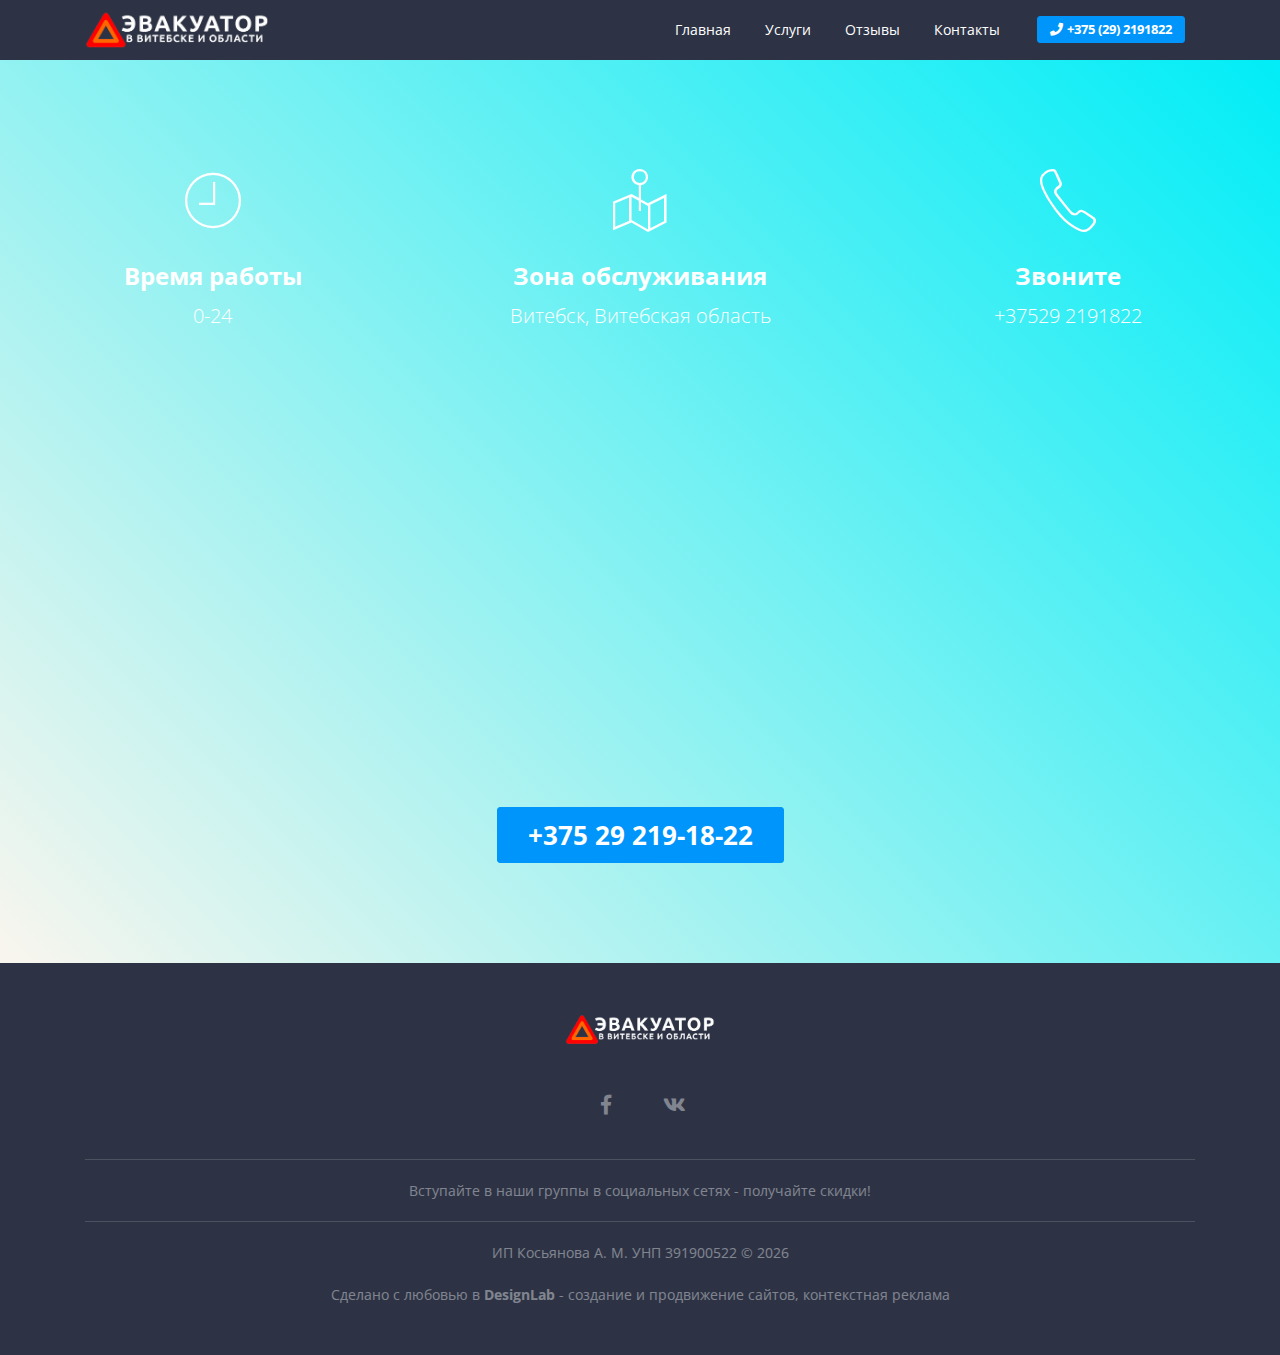
<file: evakuator-kontakty.html>
<!DOCTYPE html><html lang="en"><head><meta charset="utf-8"><meta name="viewport" content="width=device-width, initial-scale=1.0"><title>Эвакуатор в Витебске - звоните: 8029 2191822</title><link href="lib/bootstrap/css/bootstrap.css" rel="stylesheet"><link href="lib/bootstrap-datetimepicker/css/bootstrap-datetimepicker.min.css" rel="stylesheet"><link href="lib/owl-carousel/owl.css" rel="stylesheet"><link href="lib/Swiper/css/swiper.min.css" rel="stylesheet"><link href="lib/owl-carousel/assets/owl.carousel.min.css" rel="stylesheet"><link href="lib/vegas/vegas.min.css" rel="stylesheet"><link href="lib/Magnific-Popup/magnific-popup.css" rel="stylesheet"><link href="lib/sweetalert/sweetalert2.min.css" rel="stylesheet"><link href="lib/materialize-parallax/materialize-parallax.css" rel="stylesheet"><link href="fonts/fontawesome-all.min.css" rel="stylesheet"><link href="fonts/pe-icon-7-stroke.css" rel="stylesheet"><link href="fonts/et-line-font.css" rel="stylesheet"><link href="css/animate.css" rel="stylesheet"><link href="css/main.css" rel="stylesheet"><link href="css/rgen-grids.css" rel="stylesheet"><link href="css/helper.css" rel="stylesheet"><link href="css/responsive.css" rel="stylesheet"><link href="css/themes/default.css" rel="stylesheet"><link href="css/template-custom.css" rel="stylesheet"><link rel="icon" href="images/favicons/favicon.ico"><link rel="apple-touch-icon" href="images/favicons/apple-touch-icon.png"><link rel="apple-touch-icon" sizes="72x72" href="images/favicons/apple-touch-icon-72x72.png"><link rel="apple-touch-icon" sizes="114x114" href="images/favicons/apple-touch-icon-114x114.png"><link rel="stylesheet" href="css/novi.css"><!--[if lt IE 9]><script src="js/html5shiv.js"></script><script src="js/respond.min.js"></script><![endif]--><!--[if IE 9 ]><script src="js/ie-matchmedia.js"></script><![endif]--><meta name="keywords" content="вконтакте эвакуатор, вызвать эвакуатор, грузовой эвакуатор, грузовой эвакуатор витебск, заказать эвакуатор, номер эвакуатора, услуги эвакуатора, услуги эвакуатора цена, эвакуатор, эвакуатор в контакте витебск, эвакуатор беларусь, эвакуатор витебск, эвакуатор витебск вконтакте, эвакуатор витебск дешево, эвакуатор дешево, эвакуатор контакт, эвакуатор машин, эвакуатор цена"><meta name="description" content="Эвакуатор в Витебске — автопомощь и круглосуточная надёжная эвакуация вашего автомобиля. Узнай цену на услуги грузового эвакуатора машин — звони! 8029 2191822"></head><body><div class="page-loader"><b class="spinner"></b></div><div id="page" data-linkscroll="y"><header class="main-head dark" data-bgcolor="rgba(45, 51, 69, 1)"><div class="container"><div class="row gt0 align-items-center head-row" data-rgen-sm="h-reset"></div></div></header><header class="main-head dark" data-bgcolor="rgba(45, 51, 69, 1)"><div class="container"><div class="row gt0 align-items-center head-row" data-rgen-sm="h-reset"><div class="col-md-3 pos-rel"><a class="nav-handle" data-nav=".m-content" data-navopen="pe-7s-more" data-navclose="pe-7s-close"><i class="pe-7s-more"></i></a><div class="header-logo-wrp"><a class="header-logo pd-tb-small" href="index.html"><img src="images/evacuator-logo.png" alt="Brand logo"></a></div></div><div class="col-md-9 align-r m-content"><ul class="row gt20 justify-content-md-end mr-0 align-items-center"><li class="col-md-auto"><nav class="menu-wrp align-l"><ul class="menu"><li class="menu-item"><a href="index.html">Главная</a></li><li class="menu-item"><a href="uslugi.html">Услуги</a></li><li class="menu-item"><a href="evakuator-otzyvy.html">Отзывы</a></li><li class="menu-item"><a href="evakuator-kontakty.html">Контакты</a></li></ul></nav></li><li class="col-md-auto" data-rgen-sm="pd-0 pd-t-10 align-c"><a href="tel:+375292191822" target="_blank" class="btn btn-default solid mini"><i class="fas fa-phone mr-r-4"></i>+375 (29) 2191822</a></li></ul></div></div></div></header><section class="pos-rel pd-tb-small bg-primary" data-rgen-sm="pd-tb-small align-c" style="background-image: linear-gradient(45deg, rgb(247, 245, 238) 1%, rgb(1, 237, 247) 100%);"><div class="container align-c typo-light"><div class="row gt30 mb20 mr-b-tiny"><div class="col-md-3" data-animate-in="fadeInUp|0.1"><span class="iconbox sq80 fs70 txt-white mr-b-20"><i class="pe-7s-clock"></i></span><h2 class="title small mr-b-10">Время работы</h2><p class="title-sub small mr-0">0-24</p></div><!-- // END : column //  --><div class="col-md-6" data-animate-in="fadeInUp|0.2"><span class="iconbox sq80 fs70 txt-white mr-b-20"><i class="pe-7s-map-2"></i></span><h2 class="title small mr-b-10">Зона обслуживания</h2><p class="title-sub small mr-0">Витебск, Витебская область</p></div><!-- // END : column //  --><div class="col-md-3" data-animate-in="fadeInUp|0.1"><span class="iconbox sq80 fs70 txt-white mr-b-20"><i class="pe-7s-call"></i></span><h2 class="title small mr-b-10">Звоните</h2><p class="title-sub small mr-0">+37529&nbsp;2191822</p></div><!-- // END : column //  --></div><!-- // END : row //  --><!--=================================    = Map section    ==================================--><!-- Google map --><div><iframe src="https://yandex.ru/map-widget/v1/?um=constructor%3Ad684fb3b4cc5a2a51eef54b89c4f79cdddf00753c114f1f883608f57e4b0ea4e&amp;source=constructor" width="100%" height="400" frameborder="0"></iframe></div><br><a href="tel:+375292191822" class="btn btn-default solid large hov-btn-white animated fadeIn full-visible" data-rgen-sm="medium" data-animate-in="fadeIn" style="animation-delay: 0s;">+375 29 219-18-22</a></div><!-- // END : Container //  --><!-- ================================= = Background holder ================================= --><div class="bg-holder full-wh z0"><!-- Overlay --><b data-bgholder="overlay" class="full-wh z5" data-bgcolor="rgba(45, 51, 69, 0)"></b><!-- Parallax image --><div data-bgholder="parallax" class="full-wh z2"></div><!-- Background image --><b data-bgholder="bg-img" class="full-wh bg-cover bg-cc z1"></b></div></section><footer class="pos-rel pd-tb-mini bg-dark" data-rgen-sm="pd-tb-mini"><div class="container typo-light align-c"><p data-animate-in="fadeIn" style="animation-delay: 0s;" class="animated fadeIn full-visible"><a href="#" class="inline-block max-px-w150"><img src="images/evacuator-logo-1.png" class="max-px-w140" alt="logo"></a></p><p class="op-04 animated fadeIn full-visible" data-animate-in="fadeIn|0.1" style="animation-delay: 0.1s;"><a href="https://www.facebook.com/groups/evacuator.v.vitebske/" target="_blank" class="sq60 fs20 mr-4 rd-4 iconbox btn-white"><i class="fab fa-facebook-f"></i></a><a href="https://vk.com/evacuator_v_vitebske" target="_blank" class="sq60 fs20 mr-4 rd-4 iconbox btn-white"><i class="fab fa-vk"></i></a></p><hr class="light"><p class="op-04">Вступайте в наши группы в социальных сетях - получайте скидки!</p><hr class="light"><p class="mr-0 op-04"><a href="/" target="_blank">ИП Косьянова А. М. УНП 391900522</a> © <span class="copyright-year">2020 </span></p><br><p class="mr-0 op-04">Сделано с любовью в <a target="_blank" href="https://designlab.su/"><strong>DesignLab</strong></a> - создание и продвижение сайтов, <a target="_blank" href="https://designlab.su/kontekstnaya-reklama">контекстная реклама</a></p></div><div class="bg-holder full-wh z0"><b data-bgholder="overlay" class="full-wh z5" data-bgcolor="rgba(45, 51, 69, 0)"></b><div data-bgholder="parallax" class="full-wh z2"></div><b data-bgholder="bg-img" class="full-wh bg-cover bg-cc z1"></b></div></footer></div><script src="js/webfonts.js" type="text/javascript"></script><script src="lib/jquery/jquery-3.3.1.min.js" type="text/javascript"></script><script src="lib/jquery/jquery-migrate-3.0.0.min.js" type="text/javascript"></script><script src="lib/jquery/popper.min.js" type="text/javascript"></script><script src="lib/bootstrap/js/bootstrap.min.js" type="text/javascript"></script><script src="lib/jquery-smooth-scroll/jquery.smooth-scroll.min.js" type="text/javascript"></script><script src="lib/jQuery-viewport-checker/jquery.viewportchecker.min.js" type="text/javascript"></script><script src="lib/Swiper/js/swiper.min.js" type="text/javascript"></script><script src="lib/owl-carousel/owl.js" type="text/javascript"></script><script src="lib/Magnific-Popup/jquery.magnific-popup.min.js" type="text/javascript"></script><script src="lib/isotope/imagesloaded.pkgd.min.js" type="text/javascript"></script><script src="lib/isotope/isotope.pkgd.min.js" type="text/javascript"></script><script src="lib/isotope/packery-mode.pkgd.min.js" type="text/javascript"></script><script src="lib/sweetalert/sweetalert2.min.js" type="text/javascript"></script><script src="lib/jquery-validation/jquery.validate.min.js" type="text/javascript"></script><script src="lib/youtubebackground/jquery.youtubebackground.js" type="text/javascript"></script><script src="lib/Vide/jquery.vide.min.js" type="text/javascript"></script><script src="lib/vegas/vegas.min.js" type="text/javascript"></script><script src="lib/materialize-parallax/materialize-parallax.js" type="text/javascript"></script><script src="lib/countUp/countUp.js" type="text/javascript"></script><script src="lib/stellar/jquery.stellar.min.js" type="text/javascript"></script><script src="js/enquire.min.js" type="text/javascript"></script><script src="js/main.js"></script></body></html>
</file>
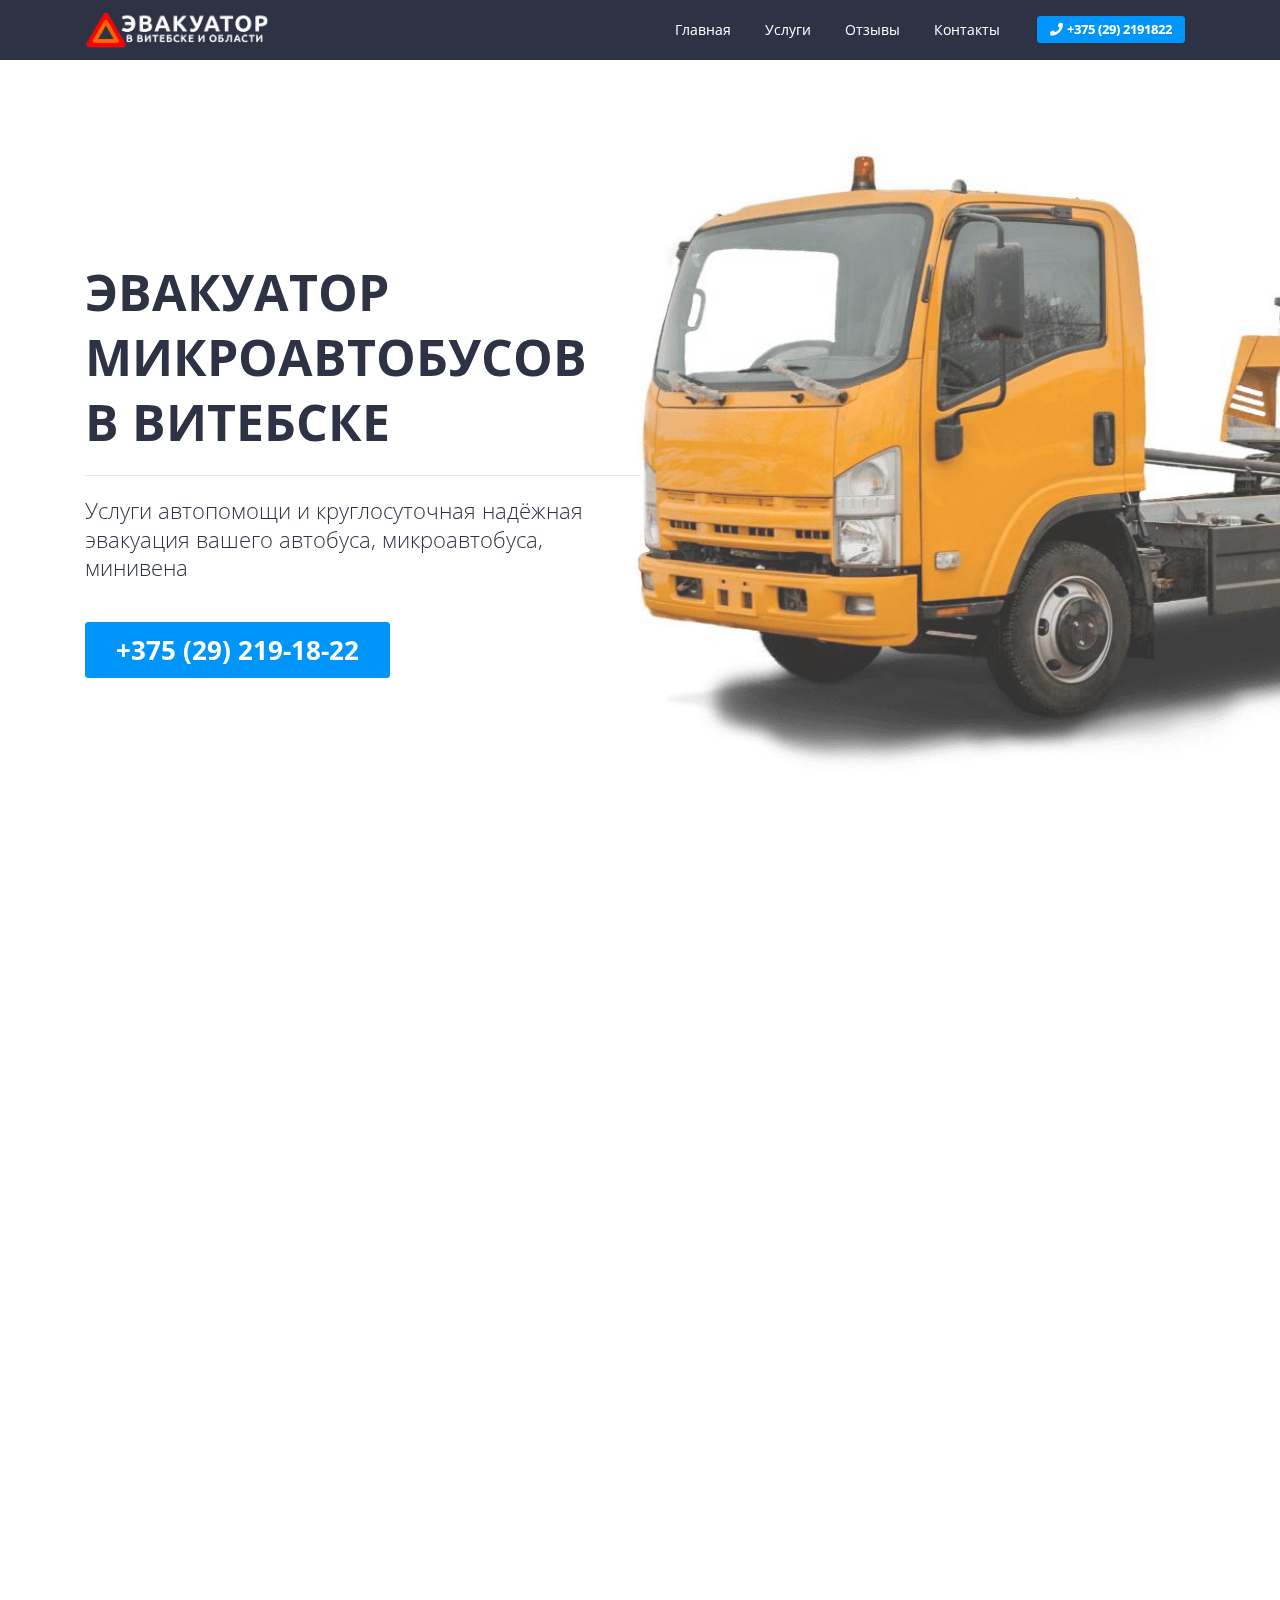
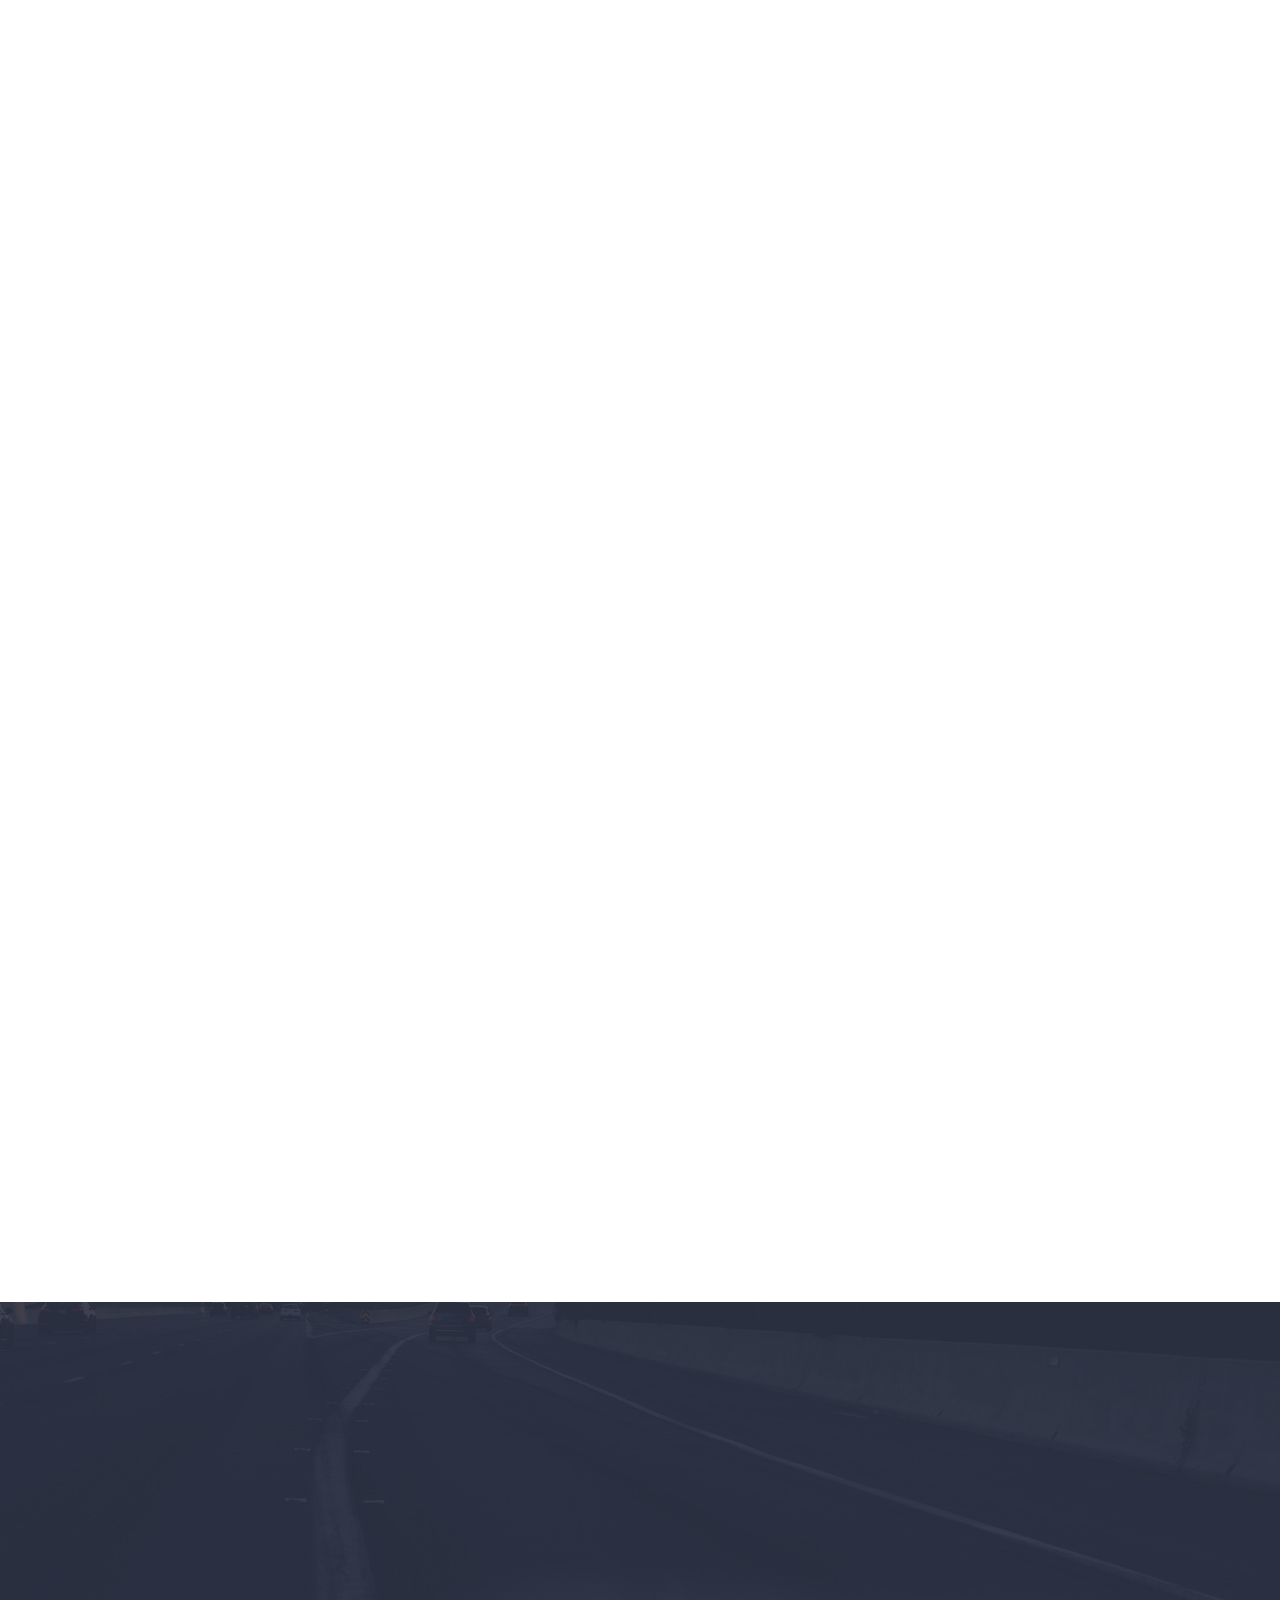
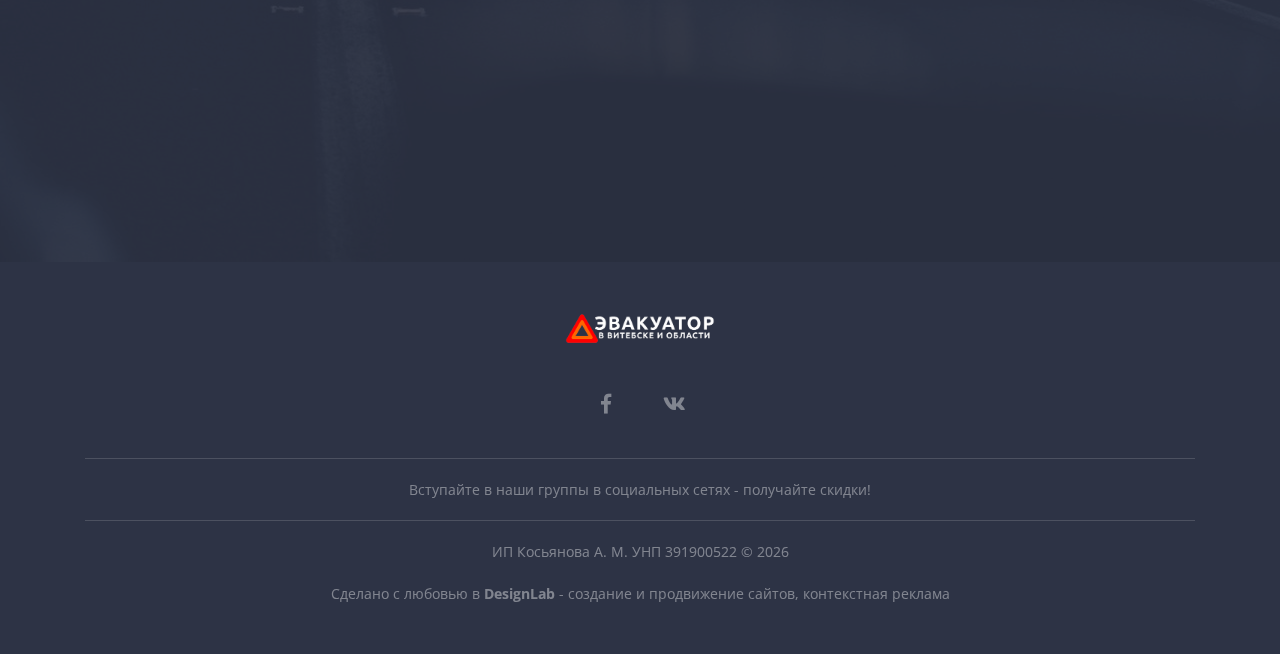
<file: evakuator-mikroavtobusov.html>
<!DOCTYPE html><html lang="en"><head><meta charset="utf-8"><meta name="viewport" content="width=device-width, initial-scale=1.0"><title>Эвакуатор микроавтобусов в Витебске — дёшево! Звони: 8029 2191822</title><link href="lib/bootstrap/css/bootstrap.css" rel="stylesheet"><link href="lib/bootstrap-datetimepicker/css/bootstrap-datetimepicker.min.css" rel="stylesheet"><link href="lib/owl-carousel/owl.css" rel="stylesheet"><link href="lib/Swiper/css/swiper.min.css" rel="stylesheet"><link href="lib/owl-carousel/assets/owl.carousel.min.css" rel="stylesheet"><link href="lib/vegas/vegas.min.css" rel="stylesheet"><link href="lib/Magnific-Popup/magnific-popup.css" rel="stylesheet"><link href="lib/sweetalert/sweetalert2.min.css" rel="stylesheet"><link href="lib/materialize-parallax/materialize-parallax.css" rel="stylesheet"><link href="fonts/fontawesome-all.min.css" rel="stylesheet"><link href="fonts/pe-icon-7-stroke.css" rel="stylesheet"><link href="fonts/et-line-font.css" rel="stylesheet"><link href="css/animate.css" rel="stylesheet"><link href="css/main.css" rel="stylesheet"><link href="css/rgen-grids.css" rel="stylesheet"><link href="css/helper.css" rel="stylesheet"><link href="css/responsive.css" rel="stylesheet"><link href="css/themes/default.css" rel="stylesheet"><link href="css/template-custom.css" rel="stylesheet"><link rel="icon" href="images/favicons/favicon.ico"><link rel="apple-touch-icon" href="images/favicons/apple-touch-icon.png"><link rel="apple-touch-icon" sizes="72x72" href="images/favicons/apple-touch-icon-72x72.png"><link rel="apple-touch-icon" sizes="114x114" href="images/favicons/apple-touch-icon-114x114.png"><link rel="stylesheet" href="css/novi.css"><!--[if lt IE 9]><script src="js/html5shiv.js"></script><script src="js/respond.min.js"></script><![endif]--><!--[if IE 9 ]><script src="js/ie-matchmedia.js"></script><![endif]--><meta name="keywords" content="эвакуатор автобусов, эвакуатор микроавтобусов, вконтакте эвакуатор, вызвать эвакуатор, грузовой эвакуатор, грузовой эвакуатор витебск, заказать эвакуатор, номер эвакуатора, услуги эвакуатора, услуги эвакуатора цена, эвакуатор, эвакуатор в контакте витебск, эвакуатор беларусь, эвакуатор витебск, эвакуатор витебск вконтакте, эвакуатор витебск дешево, эвакуатор дешево, эвакуатор контакт, эвакуатор машин, эвакуатор цена"><meta name="description" content="Эвакуатор микроавтобусов в Витебске — автопомощь и круглосуточная надёжная эвакуация вашего микроавтобуса. Узнай цену на услуги эвакуатора автобусов — звони! 8029 2191822"></head><body><div class="page-loader"><b class="spinner"></b></div><div id="page" data-linkscroll="y"><header class="main-head dark" data-bgcolor="rgba(45, 51, 69, 1)"><div class="container"><div class="row gt0 align-items-center head-row" data-rgen-sm="h-reset"></div></div></header><header class="main-head dark" data-bgcolor="rgba(45, 51, 69, 1)"><div class="container"><div class="row gt0 align-items-center head-row" data-rgen-sm="h-reset"><div class="col-md-3 pos-rel"><a class="nav-handle" data-nav=".m-content" data-navopen="pe-7s-more" data-navclose="pe-7s-close"><i class="pe-7s-more"></i></a><div class="header-logo-wrp"><a class="header-logo pd-tb-small" href="index.html"><img src="images/evacuator-logo.png" alt="Brand logo"></a></div></div><div class="col-md-9 align-r m-content"><ul class="row gt20 justify-content-md-end mr-0 align-items-center"><li class="col-md-auto"><nav class="menu-wrp align-l"><ul class="menu"><li class="menu-item"><a href="index.html">Главная</a></li><li class="menu-item"><a href="uslugi.html">Услуги</a></li><li class="menu-item"><a href="evakuator-otzyvy.html">Отзывы</a></li><li class="menu-item"><a href="evakuator-kontakty.html">Контакты</a></li></ul></nav></li><li class="col-md-auto" data-rgen-sm="pd-0 pd-t-10 align-c"><a href="tel:+375292191822" target="_blank" class="btn btn-default solid mini"><i class="fas fa-phone mr-r-4"></i>+375 (29) 2191822</a></li></ul></div></div></div></header><section class="pos-rel pd-tb-large" data-rgen-sm="pd-tb-small align-c" data-rgen-md="pd-b-0" id="home" data-bgcolor="#F7F6F3"><div class="container"><div class="w50" data-animate-in="fadeInLeft"><h1 class="title large txt-upper bold-5" data-rgen-sm="medium">эвакуатор микроавтобусов<br>в витебске</h1><hr><h2 class="title-sub" data-rgen-sm="small">Услуги&nbsp;автопомощи и круглосуточная надёжная эвакуация вашего автобуса, микроавтобуса, минивена</h2><a href="tel:+375292191822" class="btn btn-default solid large" data-rgen-sm="medium">+375 (29) 219-18-22</a></div></div><!-- // END : container //  --><!--   =================================   = Background holder   =================================   --><div class="bg-holder full-wh z0"><!-- Overlay --><b data-bgholder="overlay" class="full-wh z5" data-bgcolor="rgba(255, 255, 255, 0.2)"></b><!-- Background video --><div data-bgholder="video" class="videobg z4 full-wh"></div><!-- bg slider --><div data-bgholder="slider" class="full-wh z3" data-rgen-sm="h100"><div class="bgslider full-wh"></div></div><!-- Parallax image --><div data-bgholder="parallax" class="full-wh z2" data-parallax-img="images/avtoevacuator-6-1376x788.jpg"></div><!-- Background image --><b data-bgholder="bg-img" class="full-wh bg-cover bg-cc z1"></b></div></section><section class="pd-tb-small bg-white" data-rgen-sm="pd-tb-small"><div class="container small" data-rgen-sm="align-c"><div class="row gt20 middle-md"><div class="col-md-7 offset-md-1 last-md" data-animate-in="fadeInRight"><img src="images/uslugi-evakuatora-02.jpg" data-rgen-sm="mr-b-30" alt="phone image"></div><!-- // END : column //  --><div class="col-md-4" data-animate-in="fadeInLeft"><h2 class="title f-2 bold-1 mr-b-mini" data-rgen-sm="medium">Эвакуация автобусов, микроавтобусов и минивенов</h2><p class=""><strong><a href="index.html">Эвакуаторы в Витебске</a></strong> предоставляются в любой район, в любое время суток. <br>Для заказа эвакуатора нам необходимы данные о вашем месторасположении и габаритах транспортного средства. <strong>Эвакуатор микроавтобусов</strong></p></div><!-- // END : column //  --></div><!-- // END : row //  --></div><!-- ================================= = Background holder ================================= --><div class="bg-holder full-wh z0"><!-- Overlay --><b data-bgholder="overlay" class="full-wh z5" data-bgcolor="rgba(45, 51, 69, 0)"></b><!-- Parallax image --><div data-bgholder="parallax" class="full-wh z2"></div><!-- Background image --><b data-bgholder="bg-img" class="full-wh bg-cover bg-cc z1"></b></div></section><section class="pd-tb-small" data-rgen-sm="pd-tb-small"><div class="container small" data-rgen-sm="align-c"><div class="row gt20 middle-md"><div class="col-md-7" data-animate-in="fadeInLeft"><img src="images/uslugi-evakuatora-03.jpg" data-rgen-sm="mr-b-30" alt="phone image"></div><!-- // END : column //  --><div class="col-md-4 offset-md-1" data-animate-in="fadeInRight"><h2 class="title f-2 bold-1 mr-b-mini" data-rgen-sm="medium">Наши преимущества</h2><p class=""><strong></strong>Работая в области эвакуации автомобилей на протяжении 10 лет, мы смогли значительно усовершенствовать наш сервис и сделать его максимально удобным для наших клиентов.<br>Широкая география обслуживания. Мы&nbsp;работаем не только в Витебске, но и по всей области, а также при необходимости оказываем услуги перевозки транспортных средств в другие города.</p></div><!-- // END : column //  --></div><!-- // END : row //  --></div><!-- ================================= = Background holder ================================= --><div class="bg-holder full-wh z0"><!-- Overlay --><b data-bgholder="overlay" class="full-wh z5" data-bgcolor="rgba(45, 51, 69, 0)"></b><!-- Parallax image --><div data-bgholder="parallax" class="full-wh z2"></div><!-- Background image --><b data-bgholder="bg-img" class="full-wh bg-cover bg-cc z1"></b></div></section><section class="pd-tb-small bg-white" data-rgen-sm="pd-tb-small"><div class="container small" data-rgen-sm="align-c"><div class="row gt20 middle-md"><div class="col-md-7 offset-md-1 last-md" data-animate-in="fadeInRight"><img src="images/uslugi-evakuatora-04.jpg" data-rgen-sm="mr-b-30" alt="phone image"></div><!-- // END : column //  --><div class="col-md-4" data-animate-in="fadeInLeft"><h2 class="title f-2 bold-1 mr-b-mini" data-rgen-sm="medium">Когда может понадобиться эвакуатор микроавтобусов в Витебске?</h2><p>Услуги эвакуатора могут потребоваться в следующих случаях:<br>-&nbsp;При поломке автомобиля и невозможности его самостоятельного передвижения<br>-&nbsp;&nbsp;В результате ДТП, если в результате столкновения нарушена целостность кузова, повреждены ходовые качества авто<br>-&nbsp;Отсутствие топлива и дальнее расстояние до автозаправки<br>-&nbsp;Вынужденная перевозка транспортного средства на дальнее расстояние<br>-&nbsp;&nbsp;Необходимость отвезти автомобиль на штрафстоянку<br></p></div><!-- // END : column //  --></div><!-- // END : row //  --></div><!-- ================================= = Background holder ================================= --><div class="bg-holder full-wh z0"><!-- Overlay --><b data-bgholder="overlay" class="full-wh z5" data-bgcolor="rgba(45, 51, 69, 0)"></b><!-- Parallax image --><div data-bgholder="parallax" class="full-wh z2"></div><!-- Background image --><b data-bgholder="bg-img" class="full-wh bg-cover bg-cc z1"></b></div></section><section class="pd-tb-medium bg-default" data-rgen-sm="pd-tb-medium"><div class="container small typo-light align-c"><div class="w75 mr-auto" data-animate-in="fadeInUp"><h2 class="title mr-b-mini" data-rgen-sm="medium">Закажите эвакуатор прямо сейчас!</h2><p class="fs16 mr-b-mini">Передайте оператору все необходимые данные: <br>Марка, модель и вес автомобиля. <br>Откуда забирать автомобиль и куда транспортировать</p><a href="tel:+375292191822" class="btn btn-default solid">+375 (29) 2191822</a></div></div><!-- // END : Container //  --><!--   =================================   = Background holder   =================================   --><div class="bg-holder full-wh z0"><!-- Overlay --><b data-bgholder="overlay" class="full-wh z5" data-bgcolor="rgba(45, 51, 69, 0.9)"></b><!-- Parallax image --><div data-bgholder="parallax" class="full-wh z2" data-parallax-img="images/jose-fontano-invggqr-3.jpg"></div><!-- Background image --><b data-bgholder="bg-img" data-bg="images/jose-fontano-invggqr-2.jpg" class="full-wh bg-cover bg-cc z1"></b></div></section><footer class="pos-rel pd-tb-mini bg-dark" data-rgen-sm="pd-tb-mini"><div class="container typo-light align-c"><p data-animate-in="fadeIn" style="animation-delay: 0s;" class="animated fadeIn full-visible"><a href="#" class="inline-block max-px-w150"><img src="images/evacuator-logo-1.png" class="max-px-w140" alt="logo"></a></p><p class="op-04 animated fadeIn full-visible" data-animate-in="fadeIn|0.1" style="animation-delay: 0.1s;"><a href="https://www.facebook.com/groups/evacuator.v.vitebske/" target="_blank" class="sq60 fs20 mr-4 rd-4 iconbox btn-white"><i class="fab fa-facebook-f"></i></a><a href="https://vk.com/evacuator_v_vitebske" target="_blank" class="sq60 fs20 mr-4 rd-4 iconbox btn-white"><i class="fab fa-vk"></i></a></p><hr class="light"><p class="op-04">Вступайте в наши группы в социальных сетях - получайте скидки!</p><hr class="light"><p class="mr-0 op-04"><a href="/" target="_blank">ИП Косьянова А. М. УНП 391900522</a> © <span class="copyright-year">2020 </span></p><br><p class="mr-0 op-04">Сделано с любовью в <a target="_blank" href="https://designlab.su/"><strong>DesignLab</strong></a> - создание и продвижение сайтов, <a target="_blank" href="https://designlab.su/kontekstnaya-reklama">контекстная реклама</a></p></div><div class="bg-holder full-wh z0"><b data-bgholder="overlay" class="full-wh z5" data-bgcolor="rgba(45, 51, 69, 0)"></b><div data-bgholder="parallax" class="full-wh z2"></div><b data-bgholder="bg-img" class="full-wh bg-cover bg-cc z1"></b></div></footer></div><script src="js/webfonts.js" type="text/javascript"></script><script src="lib/jquery/jquery-3.3.1.min.js" type="text/javascript"></script><script src="lib/jquery/jquery-migrate-3.0.0.min.js" type="text/javascript"></script><script src="lib/jquery/popper.min.js" type="text/javascript"></script><script src="lib/bootstrap/js/bootstrap.min.js" type="text/javascript"></script><script src="lib/jquery-smooth-scroll/jquery.smooth-scroll.min.js" type="text/javascript"></script><script src="lib/jQuery-viewport-checker/jquery.viewportchecker.min.js" type="text/javascript"></script><script src="lib/Swiper/js/swiper.min.js" type="text/javascript"></script><script src="lib/owl-carousel/owl.js" type="text/javascript"></script><script src="lib/Magnific-Popup/jquery.magnific-popup.min.js" type="text/javascript"></script><script src="lib/isotope/imagesloaded.pkgd.min.js" type="text/javascript"></script><script src="lib/isotope/isotope.pkgd.min.js" type="text/javascript"></script><script src="lib/isotope/packery-mode.pkgd.min.js" type="text/javascript"></script><script src="lib/sweetalert/sweetalert2.min.js" type="text/javascript"></script><script src="lib/jquery-validation/jquery.validate.min.js" type="text/javascript"></script><script src="lib/youtubebackground/jquery.youtubebackground.js" type="text/javascript"></script><script src="lib/Vide/jquery.vide.min.js" type="text/javascript"></script><script src="lib/vegas/vegas.min.js" type="text/javascript"></script><script src="lib/materialize-parallax/materialize-parallax.js" type="text/javascript"></script><script src="lib/countUp/countUp.js" type="text/javascript"></script><script src="lib/stellar/jquery.stellar.min.js" type="text/javascript"></script><script src="js/enquire.min.js" type="text/javascript"></script><script src="js/main.js"></script></body></html>
</file>
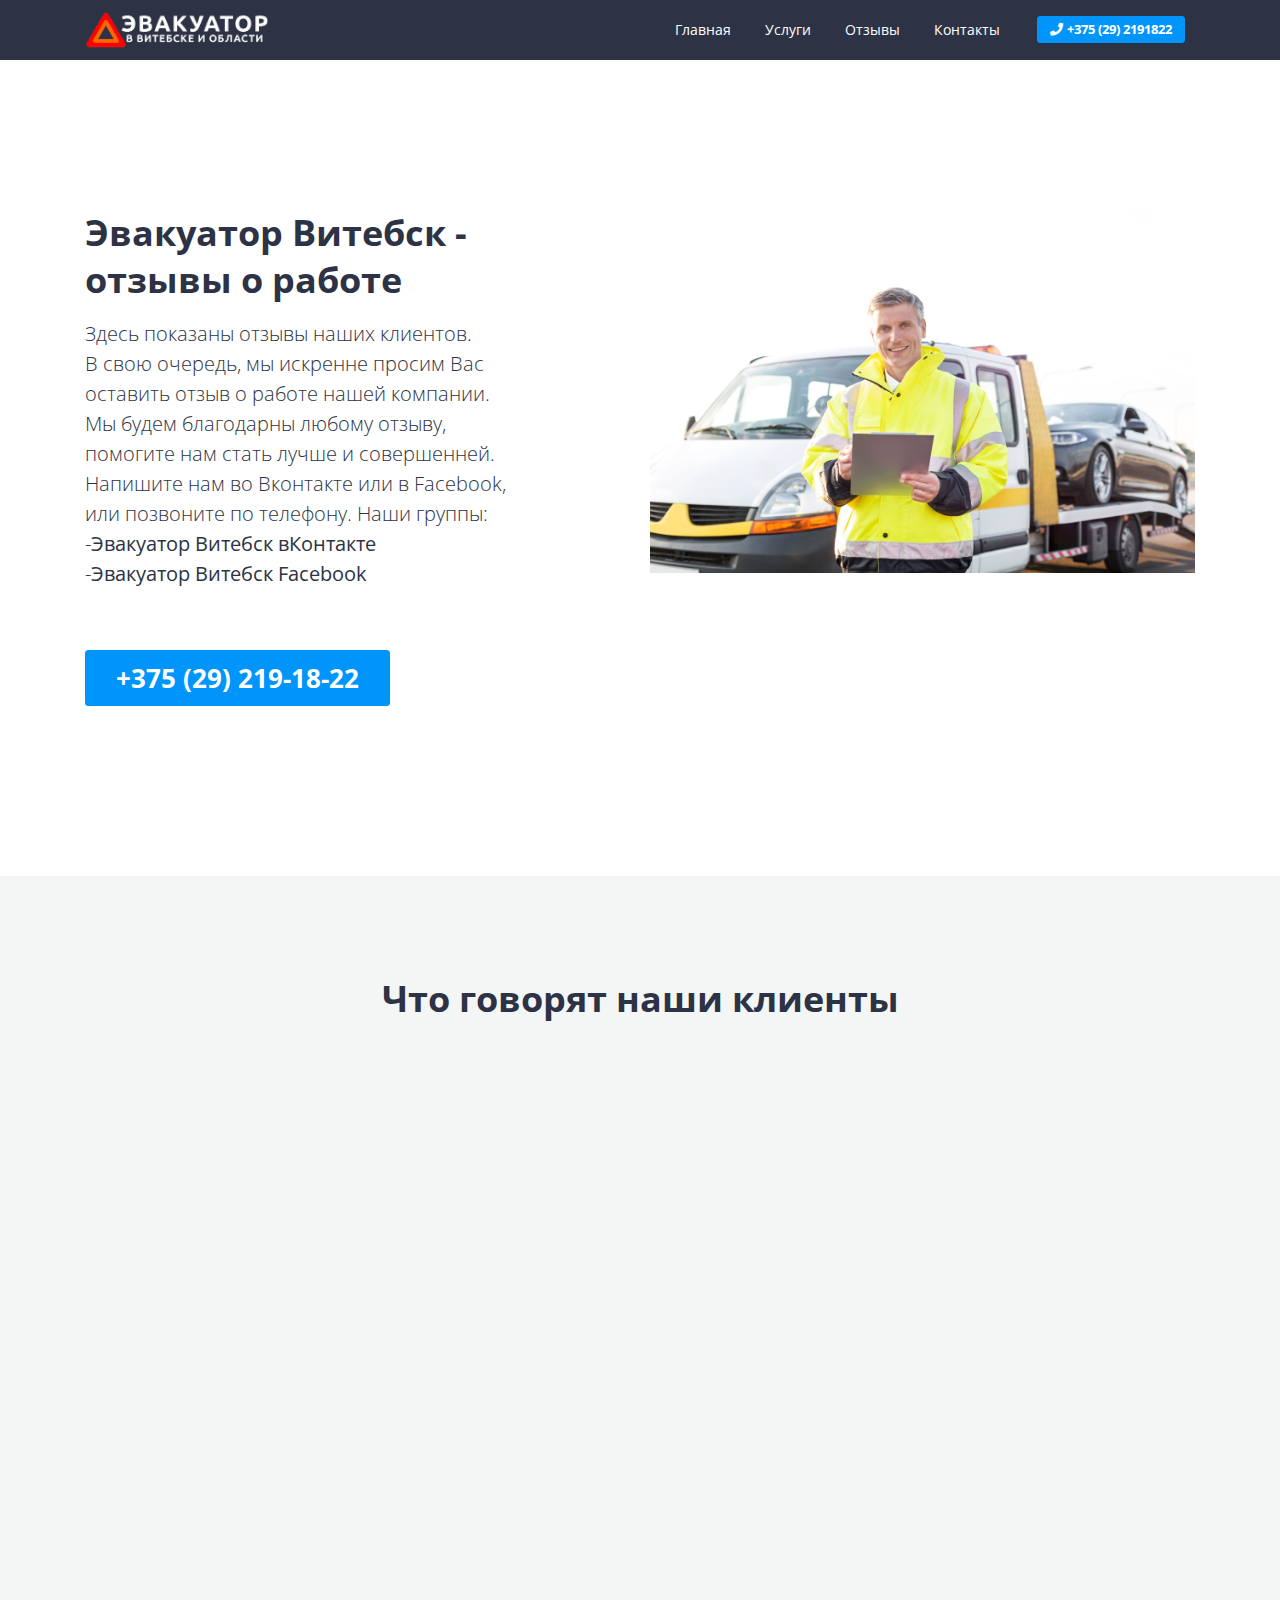
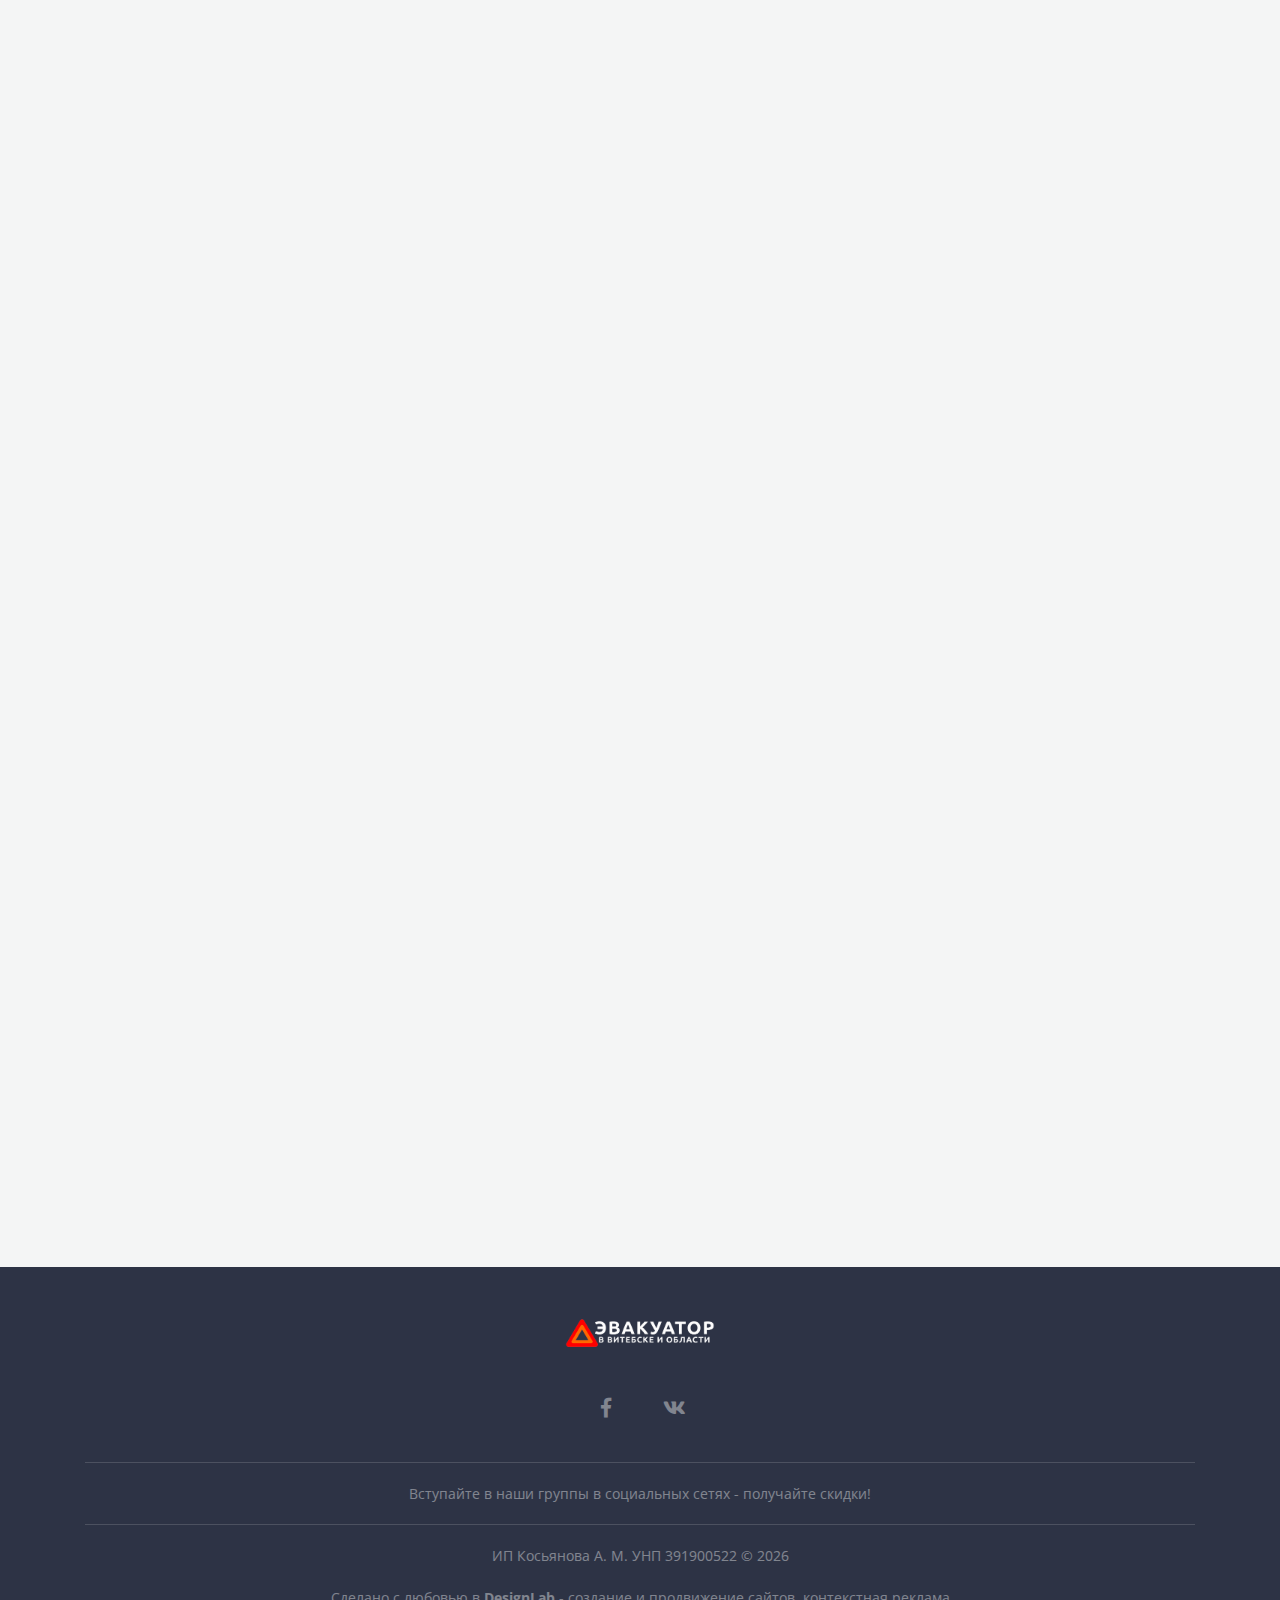
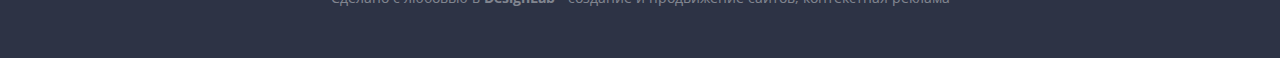
<file: evakuator-otzyvy.html>
<!DOCTYPE html><html lang="en"><head><meta charset="utf-8"><meta name="viewport" content="width=device-width, initial-scale=1.0"><title>Эвакуатор в Витебске — лучший по отзывам 80292191822</title><link href="lib/bootstrap/css/bootstrap.css" rel="stylesheet"><link href="lib/bootstrap-datetimepicker/css/bootstrap-datetimepicker.min.css" rel="stylesheet"><link href="lib/owl-carousel/owl.css" rel="stylesheet"><link href="lib/Swiper/css/swiper.min.css" rel="stylesheet"><link href="lib/owl-carousel/assets/owl.carousel.min.css" rel="stylesheet"><link href="lib/vegas/vegas.min.css" rel="stylesheet"><link href="lib/Magnific-Popup/magnific-popup.css" rel="stylesheet"><link href="lib/sweetalert/sweetalert2.min.css" rel="stylesheet"><link href="lib/materialize-parallax/materialize-parallax.css" rel="stylesheet"><link href="fonts/fontawesome-all.min.css" rel="stylesheet"><link href="fonts/pe-icon-7-stroke.css" rel="stylesheet"><link href="fonts/et-line-font.css" rel="stylesheet"><link href="css/animate.css" rel="stylesheet"><link href="css/main.css" rel="stylesheet"><link href="css/rgen-grids.css" rel="stylesheet"><link href="css/helper.css" rel="stylesheet"><link href="css/responsive.css" rel="stylesheet"><link href="css/themes/default.css" rel="stylesheet"><link href="css/template-custom.css" rel="stylesheet"><link rel="icon" href="images/favicons/favicon.ico"><link rel="apple-touch-icon" href="images/favicons/apple-touch-icon.png"><link rel="apple-touch-icon" sizes="72x72" href="images/favicons/apple-touch-icon-72x72.png"><link rel="apple-touch-icon" sizes="114x114" href="images/favicons/apple-touch-icon-114x114.png"><link rel="stylesheet" href="css/novi.css"><!--[if lt IE 9]><script src="js/html5shiv.js"></script><script src="js/respond.min.js"></script><![endif]--><!--[if IE 9 ]><script src="js/ie-matchmedia.js"></script><![endif]--><meta name="keywords" content="вконтакте эвакуатор, вызвать эвакуатор, грузовой эвакуатор, грузовой эвакуатор витебск, заказать эвакуатор, номер эвакуатора, услуги эвакуатора, услуги эвакуатора цена, эвакуатор, эвакуатор в контакте витебск, эвакуатор беларусь, эвакуатор витебск, эвакуатор витебск вконтакте, эвакуатор витебск дешево, эвакуатор дешево, эвакуатор контакт, эвакуатор машин, эвакуатор цена"><meta name="description" content="Лучший по отзывам эвакуатор в Витебске — автопомощь и круглосуточная надёжная эвакуация автомобиля.  Низкие цены и лучший сервис на услуги эвакуатора машин! 8029 2191822"><link rel="icon" type="image/x-icon" href="images/favicon.png"></head><body><div class="page-loader"><b class="spinner"></b></div><div id="page" data-linkscroll="y"><header class="main-head dark" data-bgcolor="rgba(45, 51, 69, 1)"><div class="container"><div class="row gt0 align-items-center head-row" data-rgen-sm="h-reset"></div></div></header><header class="main-head dark" data-bgcolor="rgba(45, 51, 69, 1)"><div class="container"><div class="row gt0 align-items-center head-row" data-rgen-sm="h-reset"><div class="col-md-3 pos-rel"><a class="nav-handle" data-nav=".m-content" data-navopen="pe-7s-more" data-navclose="pe-7s-close"><i class="pe-7s-more"></i></a><div class="header-logo-wrp"><a class="header-logo pd-tb-small" href="index.html"><img src="images/evacuator-logo.png" alt="Brand logo"></a></div></div><div class="col-md-9 align-r m-content"><ul class="row gt20 justify-content-md-end mr-0 align-items-center"><li class="col-md-auto"><nav class="menu-wrp align-l"><ul class="menu"><li class="menu-item"><a href="index.html">Главная</a></li><li class="menu-item"><a href="uslugi.html">Услуги</a></li><li class="menu-item"><a href="evakuator-otzyvy.html">Отзывы</a></li><li class="menu-item"><a href="evakuator-kontakty.html">Контакты</a></li></ul></nav></li><li class="col-md-auto" data-rgen-sm="pd-0 pd-t-10 align-c"><a href="tel:+375292191822" target="_blank" class="btn btn-default solid mini"><i class="fas fa-phone mr-r-4"></i>+375 (29) 2191822</a></li></ul></div></div></div></header><section class="pd-tb-medium pos-rel" data-rgen-sm="pd-tb-small"><div class="container"><div class="row gt20 mb20"><div class="col-md-6 last-md offset-md-1"><img src="images/evacuator-otzivy.jpg" alt="about"></div><!-- // END : column //  --><div class="col-md-5"><h2 class="title" data-rgen-sm="medium">Эвакуатор Витебск - отзывы о работе</h2><p class="title-sub small" data-rgen-sm="small">Здесь показаны отзывы наших клиентов.<br>В свою очередь, мы искренне просим Вас оставить отзыв о работе нашей компании. <br>Мы будем благодарны любому отзыву, помогите нам стать лучше и совершенней.<br>Напишите нам во Вконтакте или в Facebook, или позвоните по телефону. Наши группы:<br>-<a target="_blank" href="https://vk.com/evacuator_v_vitebske"><strong>Эвакуатор Витебск вКонтакте</strong></a><br>-<a target="_blank" href="https://www.facebook.com/groups/evacuator.v.vitebske/"><strong>Эвакуатор Витебск Facebook</strong></a></p><br><a href="tel:+375292191822" class="btn btn-default solid large" data-rgen-sm="medium">+375 (29) 219-18-22</a><div class="row gt20 mb20"><!-- // END : column //  --><!-- // END : column //  --></div><!-- // END : row //  --></div><!-- // END : column //  --></div><!-- // END : row //  --></div><!-- ================================= = Background holder ================================= --><div class="bg-holder full-wh z0"><!-- Overlay --><b data-bgholder="overlay" class="full-wh z5" data-bgcolor="rgba(45, 51, 69, 0)"></b><!-- Parallax image --><div data-bgholder="parallax" class="full-wh z2"></div><!-- Background image --><b data-bgholder="bg-img" class="full-wh bg-cover bg-cc z1"></b></div></section><section class="pd-tb-small bg-gray" data-rgen-sm="pd-tb-small align-c" id="testimonials"><div class="container small"><h2 class="title f-1 mr-b-mini align-c animated fadeIn full-visible" data-rgen-sm="medium" data-animate-in="fadeIn" style="animation-delay: 0s;">Что говорят наши клиенты</h2><div class="info-obj img-l g10 medium w75 mr-auto mr-b-mini" data-rgen-sm="img-t" data-animate-in="fadeInUp|0.1"><div class="img mr-t-micro"><img class="rd" src="images/person1.jpg"></div><div class="info bg-white shadow-tiny pd-mini rd-20" data-rgen-sm="bdr-reset pd-20"><p class="fs16">Спасибо большое за профессиональную работу водителя Сергея. Приехал во время, аккуратно загрузил машину, сделал свою работу качественно и быстро. Спасибо вам большое!) </p><h3 class="title mini bold-n mr-0"> Юлия </h3><em class="fs12"></em></div></div><!-- info box --><div class="info-obj img-r g10 medium w75 mr-auto" data-rgen-sm="img-t" data-animate-in="fadeInUp|0.2"><div class="img mr-t-micro"><img class="rd" src="images/person2.jpg"></div><div class="info bg-white shadow-tiny pd-mini rd-20" data-rgen-sm="bdr-reset pd-20"><p class="fs16">На трассе между Оршей и Витебском сломалась машина, а денег как назло, было впритык. Проезжавший мимо водила подсказал <strong>дешёвый эвакуатор в Витебске</strong>. Я им набрал, у меня поинтересовались о поломке, о машине и о коробке автомат или механика. Ребята приехали довольно быстро, дотащили до центра и цена оказалась намного ниже, чем я ожидал.</p><h3 class="title mini bold-n mr-0">Виктор </h3><em class="fs12"></em></div></div><!-- info box --><div class="info-obj img-l g10 medium w75 mr-auto mr-b-mini" data-rgen-sm="img-t" data-animate-in="fadeInUp|0.1"><div class="img mr-t-micro"><img class="rd" src="images/photo-1545167622-3a6ac756afa4-356x370.jpg"></div><div class="info bg-white shadow-tiny pd-mini rd-20" data-rgen-sm="bdr-reset pd-20"><p class="fs16">Ребята отреагировали быстро, приехали, погрузили и доставили в сервис. Водитель Артём, очень аккуратно доставил машину до места назначения . Всё четко. Большое спасибо!!! </p><h3 class="title mini bold-n mr-0"> Дмитрий </h3><em class="fs12"></em></div></div><!-- info box --><div class="info-obj img-r g10 medium w75 mr-auto" data-rgen-sm="img-t" data-animate-in="fadeInUp|0.2"><div class="img mr-t-micro"><img class="rd" src="images/photo-1489424731084-a5d8b219a5bb-1534x1676.jpg"></div><div class="info bg-white shadow-tiny pd-mini rd-20" data-rgen-sm="bdr-reset pd-20"><p class="fs16">Второй раз уже воспользовалась услугами <strong>эвакуатора в Витебске</strong> и оба раза эвакуатор приехал быстро, ребята работают оперативно, а самое главное цена ниже, чем за подобную услугу в других организациях.</p><h3 class="title mini bold-n mr-0">Светлана </h3><em class="fs12"></em></div></div><!-- info box --><div class="info-obj img-l g10 medium w75 mr-auto mr-b-mini" data-rgen-sm="img-t" data-animate-in="fadeInUp|0.1"><div class="img mr-t-micro"><img class="rd" src="images/photo-1541647376583-8934aaf3448a-334x337.jpg"></div><div class="info bg-white shadow-tiny pd-mini rd-20" data-rgen-sm="bdr-reset pd-20"><p class="fs16">Неделю назад мне тоже эвакуатор пригодился (не зря в свое время номер в телефонную книгу записал). Возвращались домой с дачи, остановились заправиться и я ключи потерял. Если честно, не помню, как выронил. Запасные дома-то есть, но домой же еще доехать надо. Позвонил ребятам из сервиса <strong>Эвакуатор Витебск</strong>, объяснил ситуацию. Приехали, сделали все в лучшем виде! Быстро и удобно. Спасибо за помощь! </p><h3 class="title mini bold-n mr-0"> Илья </h3><em class="fs12"></em></div></div><!-- info box --><div class="info-obj img-r g10 medium w75 mr-auto" data-rgen-sm="img-t" data-animate-in="fadeInUp|0.2"><div class="img mr-t-micro"><img class="rd" src="images/photo-1544348817-5f2cf14b88c8-334x343.jpg"></div><div class="info bg-white shadow-tiny pd-mini rd-20" data-rgen-sm="bdr-reset pd-20"><p class="fs16">Сел на поле за Новкой на брюхо, полез сына катать на новом внедорожнике по кочкам... Сдернуть машину газелью не смогли, бросили ее там и удрали домой от ливня. Нашел в Гугле <strong>недорогой эвакуатор в Витебске</strong>, позвонил, они нас с сыном из дома на легковой забрали, эвакуатор&nbsp;ехал за нами, пока мы показывали дорогу. Машину сняли и поставили на дорогу, все быстро и четко. Огромное спасибо!</p><h3 class="title mini bold-n mr-0">Антон </h3><em class="fs12"></em></div></div><!-- info box --></div><!-- // END : Container //  --><!-- ================================= = Background holder ================================= --><div class="bg-holder full-wh z0"><!-- Overlay --><b data-bgholder="overlay" class="full-wh z5" data-bgcolor="rgba(45, 51, 69, 0)"></b><!-- Parallax image --><div data-bgholder="parallax" class="full-wh z2"></div><!-- Background image --><b data-bgholder="bg-img" class="full-wh bg-cover bg-cc z1"></b></div></section><footer class="pos-rel pd-tb-mini bg-dark" data-rgen-sm="pd-tb-mini"><div class="container typo-light align-c"><p data-animate-in="fadeIn" style="animation-delay: 0s;" class="animated fadeIn full-visible"><a href="#" class="inline-block max-px-w150"><img src="images/evacuator-logo-1.png" class="max-px-w140" alt="logo"></a></p><p class="op-04 animated fadeIn full-visible" data-animate-in="fadeIn|0.1" style="animation-delay: 0.1s;"><a href="https://www.facebook.com/groups/evacuator.v.vitebske/" target="_blank" class="sq60 fs20 mr-4 rd-4 iconbox btn-white"><i class="fab fa-facebook-f"></i></a><a href="https://vk.com/evacuator_v_vitebske" target="_blank" class="sq60 fs20 mr-4 rd-4 iconbox btn-white"><i class="fab fa-vk"></i></a></p><hr class="light"><p class="op-04">Вступайте в наши группы в социальных сетях - получайте скидки!</p><hr class="light"><p class="mr-0 op-04"><a href="/" target="_blank">ИП Косьянова А. М. УНП 391900522</a> © <span class="copyright-year">2020 </span></p><br><p class="mr-0 op-04">Сделано с любовью в <a target="_blank" href="https://designlab.su/"><strong>DesignLab</strong></a> - создание и продвижение сайтов, <a target="_blank" href="https://designlab.su/kontekstnaya-reklama">контекстная реклама</a></p></div><div class="bg-holder full-wh z0"><b data-bgholder="overlay" class="full-wh z5" data-bgcolor="rgba(45, 51, 69, 0)"></b><div data-bgholder="parallax" class="full-wh z2"></div><b data-bgholder="bg-img" class="full-wh bg-cover bg-cc z1"></b></div></footer></div><script src="js/webfonts.js" type="text/javascript"></script><script src="lib/jquery/jquery-3.3.1.min.js" type="text/javascript"></script><script src="lib/jquery/jquery-migrate-3.0.0.min.js" type="text/javascript"></script><script src="lib/jquery/popper.min.js" type="text/javascript"></script><script src="lib/bootstrap/js/bootstrap.min.js" type="text/javascript"></script><script src="lib/jquery-smooth-scroll/jquery.smooth-scroll.min.js" type="text/javascript"></script><script src="lib/jQuery-viewport-checker/jquery.viewportchecker.min.js" type="text/javascript"></script><script src="lib/Swiper/js/swiper.min.js" type="text/javascript"></script><script src="lib/owl-carousel/owl.js" type="text/javascript"></script><script src="lib/Magnific-Popup/jquery.magnific-popup.min.js" type="text/javascript"></script><script src="lib/isotope/imagesloaded.pkgd.min.js" type="text/javascript"></script><script src="lib/isotope/isotope.pkgd.min.js" type="text/javascript"></script><script src="lib/isotope/packery-mode.pkgd.min.js" type="text/javascript"></script><script src="lib/sweetalert/sweetalert2.min.js" type="text/javascript"></script><script src="lib/jquery-validation/jquery.validate.min.js" type="text/javascript"></script><script src="lib/youtubebackground/jquery.youtubebackground.js" type="text/javascript"></script><script src="lib/Vide/jquery.vide.min.js" type="text/javascript"></script><script src="lib/vegas/vegas.min.js" type="text/javascript"></script><script src="lib/materialize-parallax/materialize-parallax.js" type="text/javascript"></script><script src="lib/countUp/countUp.js" type="text/javascript"></script><script src="lib/stellar/jquery.stellar.min.js" type="text/javascript"></script><script src="js/enquire.min.js" type="text/javascript"></script><script src="js/main.js"></script></body></html>
</file>
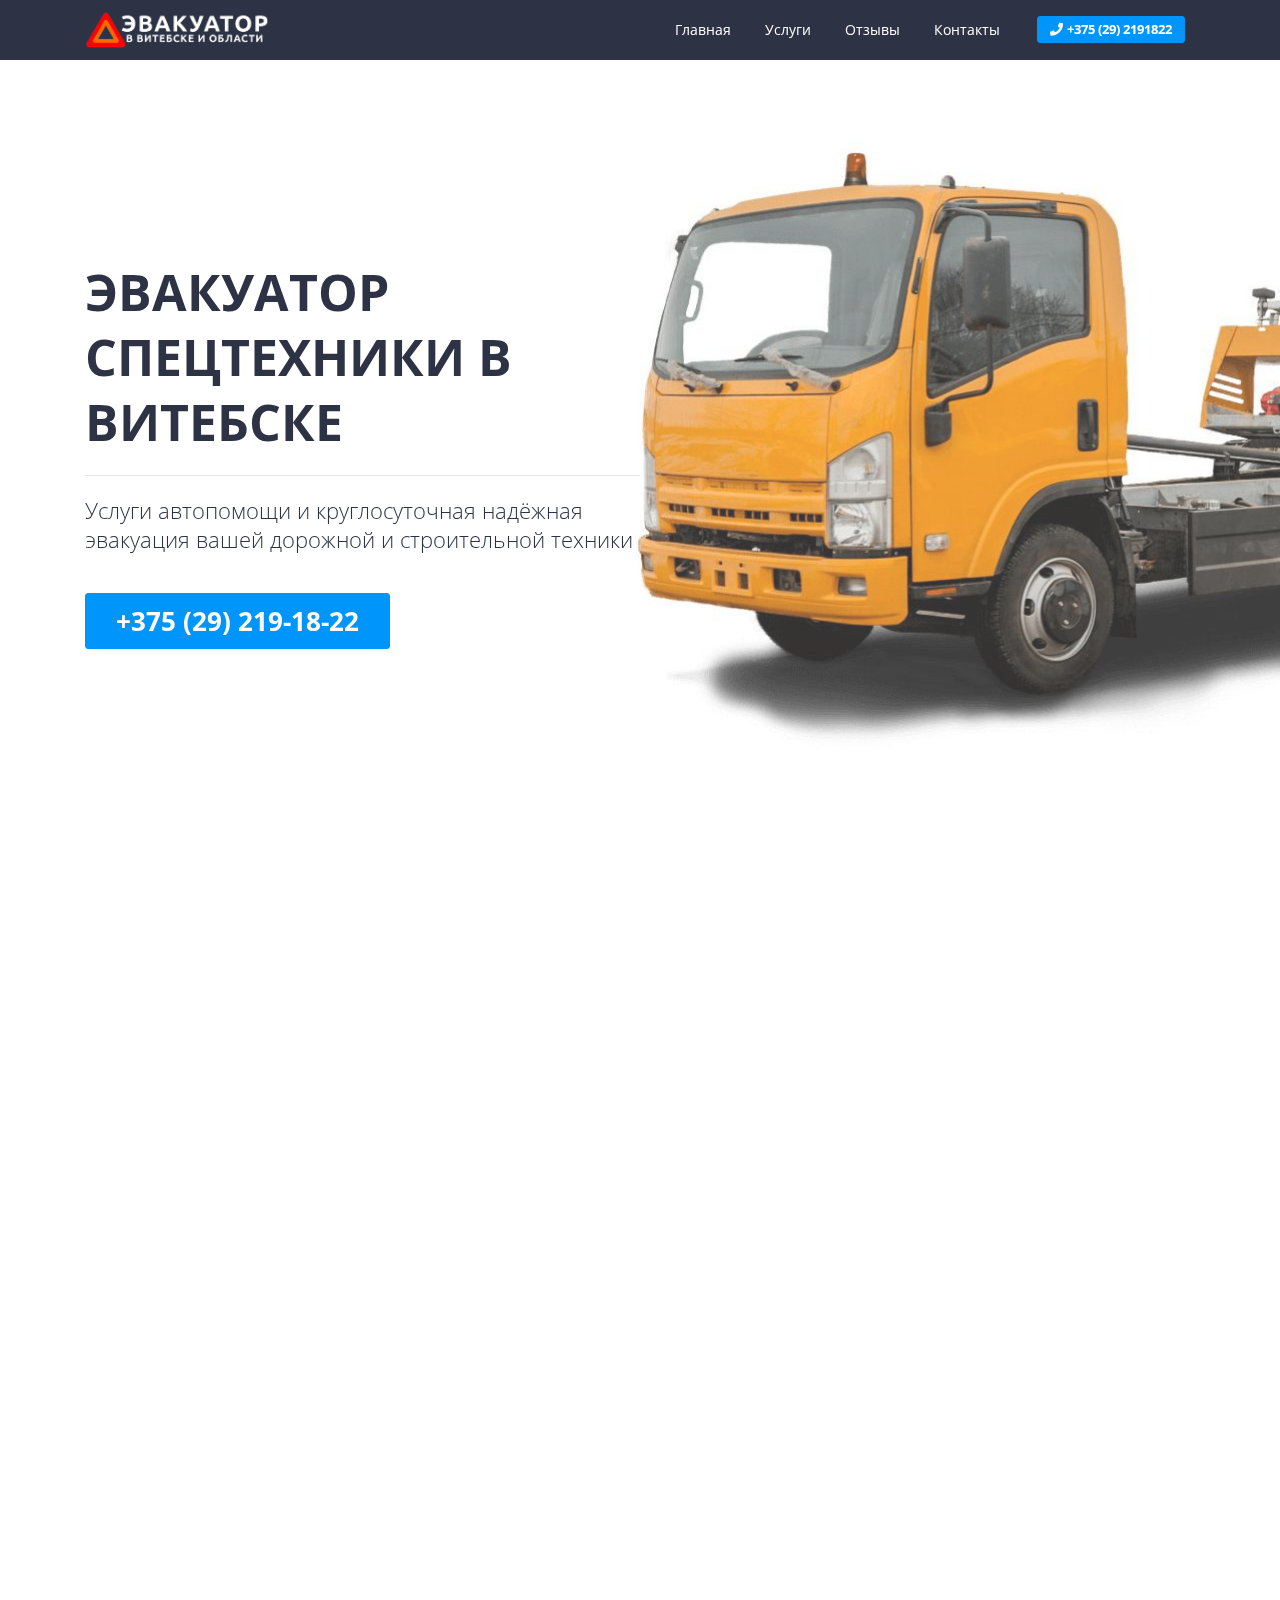
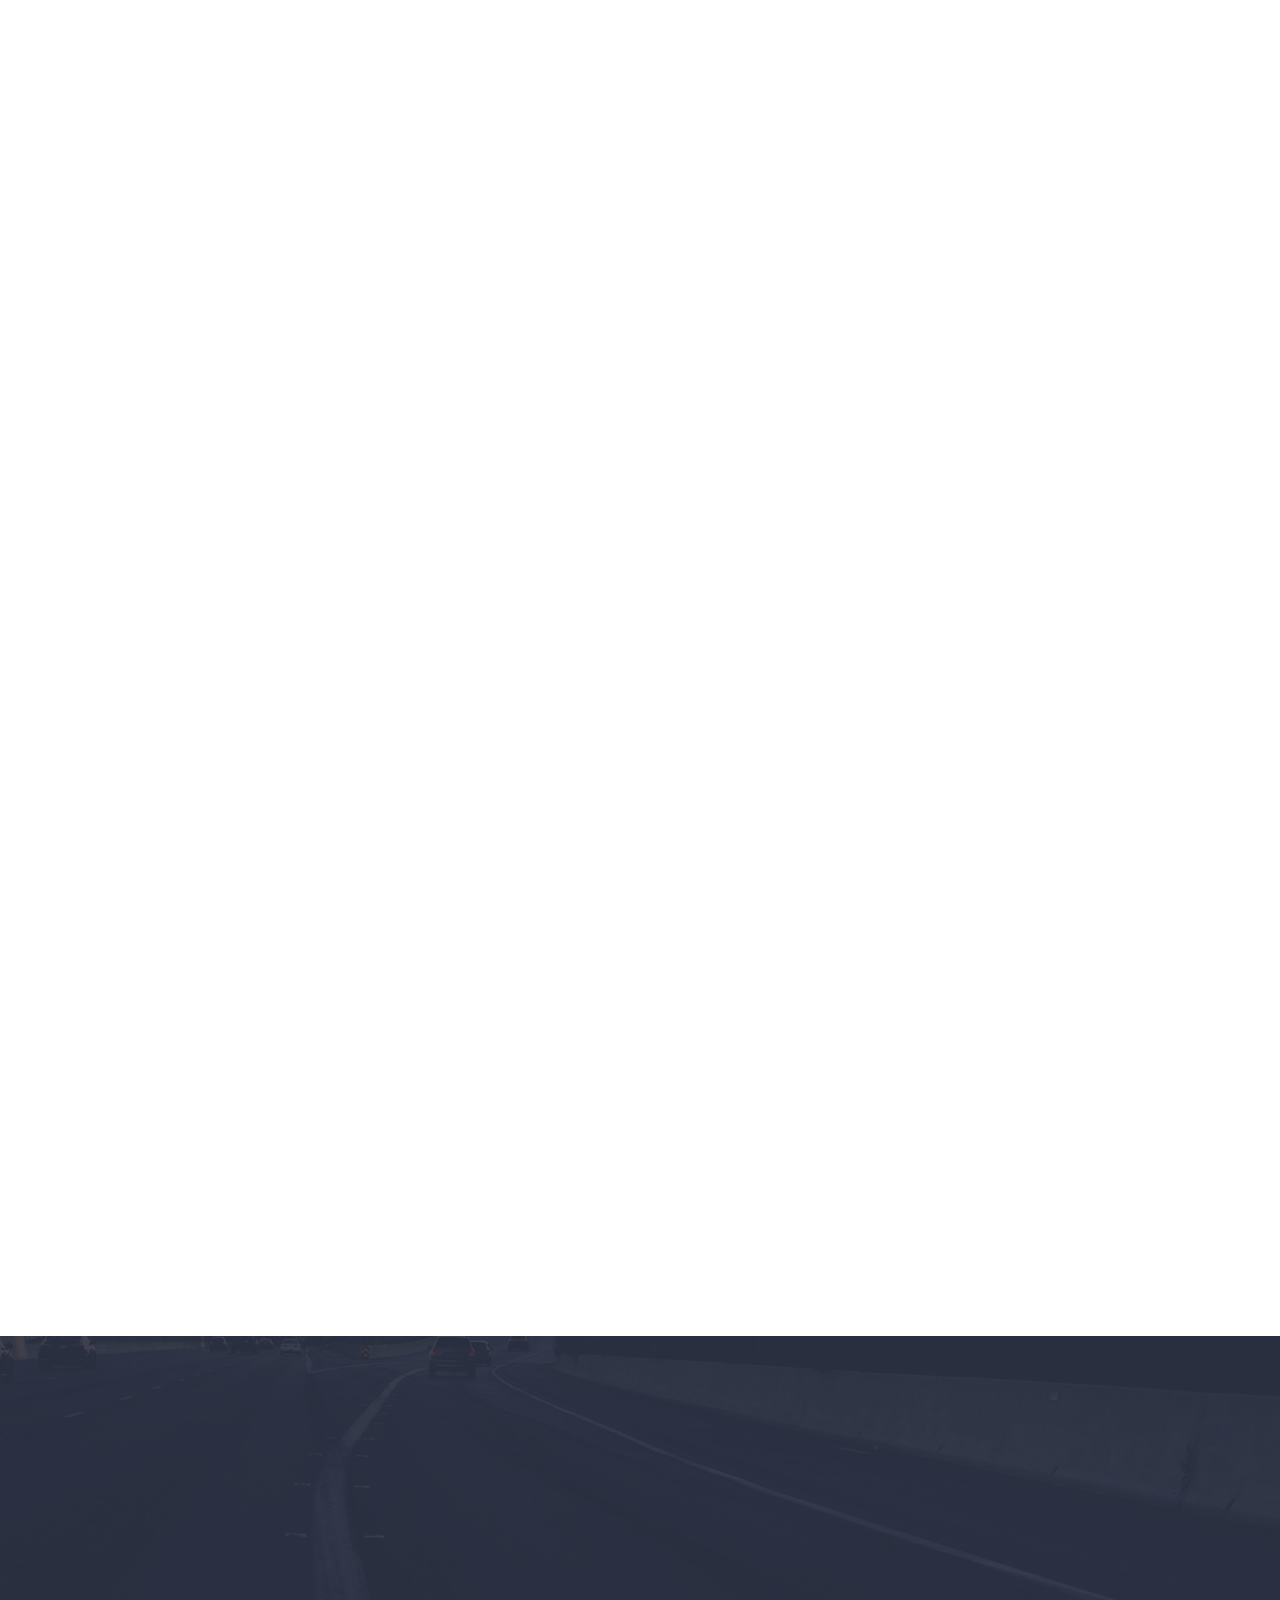
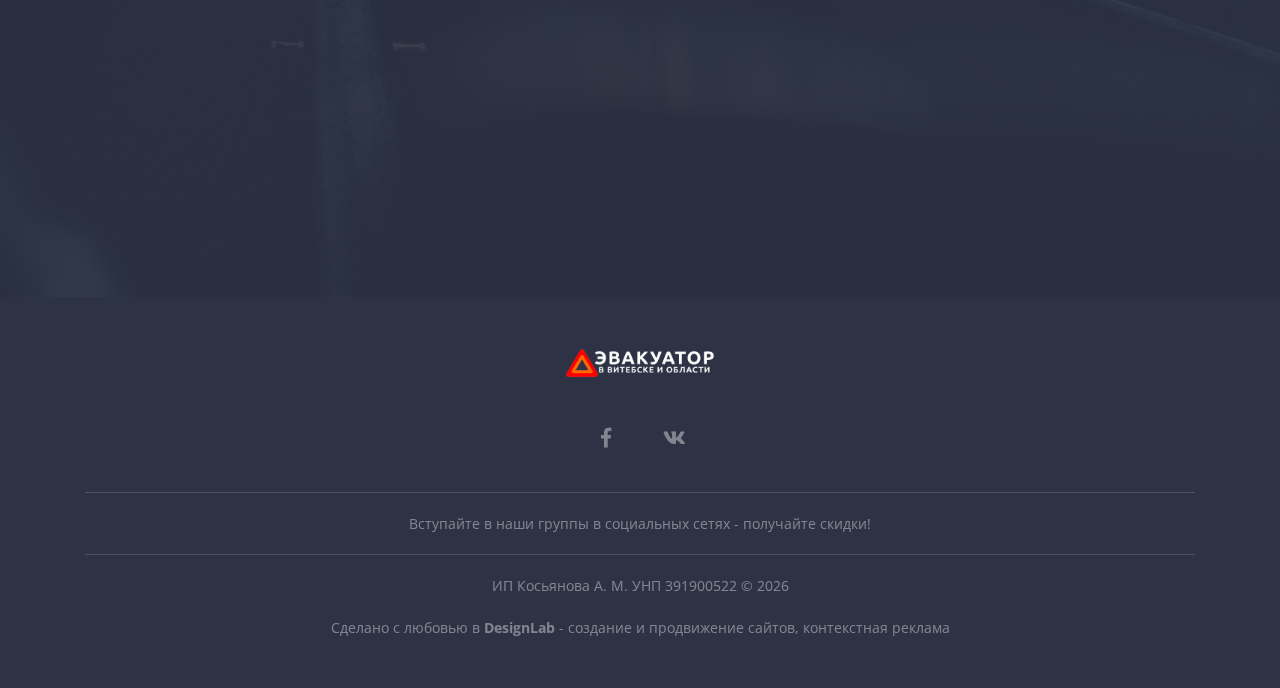
<file: evakuator-spectehniki.html>
<!DOCTYPE html><html lang="en"><head><meta charset="utf-8"><meta name="viewport" content="width=device-width, initial-scale=1.0"><title>Эвакуатор спецтехники в Витебске — звони 80292191822</title><link href="lib/bootstrap/css/bootstrap.css" rel="stylesheet"><link href="lib/bootstrap-datetimepicker/css/bootstrap-datetimepicker.min.css" rel="stylesheet"><link href="lib/owl-carousel/owl.css" rel="stylesheet"><link href="lib/Swiper/css/swiper.min.css" rel="stylesheet"><link href="lib/owl-carousel/assets/owl.carousel.min.css" rel="stylesheet"><link href="lib/vegas/vegas.min.css" rel="stylesheet"><link href="lib/Magnific-Popup/magnific-popup.css" rel="stylesheet"><link href="lib/sweetalert/sweetalert2.min.css" rel="stylesheet"><link href="lib/materialize-parallax/materialize-parallax.css" rel="stylesheet"><link href="fonts/fontawesome-all.min.css" rel="stylesheet"><link href="fonts/pe-icon-7-stroke.css" rel="stylesheet"><link href="fonts/et-line-font.css" rel="stylesheet"><link href="css/animate.css" rel="stylesheet"><link href="css/main.css" rel="stylesheet"><link href="css/rgen-grids.css" rel="stylesheet"><link href="css/helper.css" rel="stylesheet"><link href="css/responsive.css" rel="stylesheet"><link href="css/themes/default.css" rel="stylesheet"><link href="css/template-custom.css" rel="stylesheet"><link rel="icon" href="images/favicons/favicon.ico"><link rel="apple-touch-icon" href="images/favicons/apple-touch-icon.png"><link rel="apple-touch-icon" sizes="72x72" href="images/favicons/apple-touch-icon-72x72.png"><link rel="apple-touch-icon" sizes="114x114" href="images/favicons/apple-touch-icon-114x114.png"><link rel="stylesheet" href="css/novi.css"><!--[if lt IE 9]><script src="js/html5shiv.js"></script><script src="js/respond.min.js"></script><![endif]--><!--[if IE 9 ]><script src="js/ie-matchmedia.js"></script><![endif]--><meta name="keywords" content="вконтакте эвакуатор, вызвать эвакуатор, грузовой эвакуатор, грузовой эвакуатор витебск, заказать эвакуатор, номер эвакуатора, услуги эвакуатора, услуги эвакуатора цена, эвакуатор, эвакуатор в контакте витебск, эвакуатор беларусь, эвакуатор витебск, эвакуатор витебск вконтакте, эвакуатор витебск дешево, эвакуатор дешево, эвакуатор контакт, эвакуатор машин, эвакуатор цена"><meta name="description" content="Эвакуатор спецтехники в Витебске — автопомощь и круглосуточная надёжная эвакуация вашего автомобиля. Узнай цену на услуги эвакуатора машин — звони! 8029 2191822"><link rel="icon" type="image/x-icon" href="images/favicon.png"></head><body><div class="page-loader"><b class="spinner"></b></div><div id="page" data-linkscroll="y"><header class="main-head dark" data-bgcolor="rgba(45, 51, 69, 1)"><div class="container"><div class="row gt0 align-items-center head-row" data-rgen-sm="h-reset"></div></div></header><header class="main-head dark" data-bgcolor="rgba(45, 51, 69, 1)"><div class="container"><div class="row gt0 align-items-center head-row" data-rgen-sm="h-reset"><div class="col-md-3 pos-rel"><a class="nav-handle" data-nav=".m-content" data-navopen="pe-7s-more" data-navclose="pe-7s-close"><i class="pe-7s-more"></i></a><div class="header-logo-wrp"><a class="header-logo pd-tb-small" href="index.html"><img src="images/evacuator-logo.png" alt="Brand logo"></a></div></div><div class="col-md-9 align-r m-content"><ul class="row gt20 justify-content-md-end mr-0 align-items-center"><li class="col-md-auto"><nav class="menu-wrp align-l"><ul class="menu"><li class="menu-item"><a href="index.html">Главная</a></li><li class="menu-item"><a href="uslugi.html">Услуги</a></li><li class="menu-item"><a href="evakuator-otzyvy.html">Отзывы</a></li><li class="menu-item"><a href="evakuator-kontakty.html">Контакты</a></li></ul></nav></li><li class="col-md-auto" data-rgen-sm="pd-0 pd-t-10 align-c"><a href="tel:+375292191822" target="_blank" class="btn btn-default solid mini"><i class="fas fa-phone mr-r-4"></i>+375 (29) 2191822</a></li></ul></div></div></div></header><section class="pos-rel pd-tb-large" data-rgen-sm="pd-tb-small align-c" data-rgen-md="pd-b-0" id="home" data-bgcolor="#F7F6F3"><div class="container"><div class="w50" data-animate-in="fadeInLeft"><h1 class="title large txt-upper bold-5" data-rgen-sm="medium">эвакуатор спецтехники&nbsp;в витебске</h1><hr><h2 class="title-sub" data-rgen-sm="small">Услуги&nbsp;автопомощи и круглосуточная надёжная эвакуация вашей дорожной и строительной техники</h2><a href="tel:+375292191822" class="btn btn-default solid large" data-rgen-sm="medium">+375 (29) 219-18-22</a></div></div><!-- // END : container //  --><!--   =================================   = Background holder   =================================   --><div class="bg-holder full-wh z0"><!-- Overlay --><b data-bgholder="overlay" class="full-wh z5" data-bgcolor="rgba(255, 255, 255, 0.2)"></b><!-- Background video --><div data-bgholder="video" class="videobg z4 full-wh"></div><!-- bg slider --><div data-bgholder="slider" class="full-wh z3" data-rgen-sm="h100"><div class="bgslider full-wh"></div></div><!-- Parallax image --><div data-bgholder="parallax" class="full-wh z2" data-parallax-img="images/avtoevacuator-6-1376x788.jpg"></div><!-- Background image --><b data-bgholder="bg-img" class="full-wh bg-cover bg-cc z1"></b></div></section><section class="pd-tb-small bg-white" data-rgen-sm="pd-tb-small"><div class="container small" data-rgen-sm="align-c"><div class="row gt20 middle-md"><div class="col-md-7 offset-md-1 last-md" data-animate-in="fadeInRight"><img src="images/uslugi-evakuatora-02.jpg" data-rgen-sm="mr-b-30" alt="phone image"></div><!-- // END : column //  --><div class="col-md-4" data-animate-in="fadeInLeft"><h2 class="title f-2 bold-1 mr-b-mini" data-rgen-sm="medium">Эвакуация дорожной и специальной техники</h2><p class=""><strong><a href="index.html">Эвакуаторы в Витебске</a></strong> предоставляются в любой район, в любое время суток. <br>Для заказа эвакуатора нам необходимы данные о вашем месторасположении и габаритах транспортного средства. <strong>Эвакуатор спецтехники</strong> подбирается индивидуально в каждом отдельном случае, в зависимости от типа транспорта.</p></div><!-- // END : column //  --></div><!-- // END : row //  --></div><!-- ================================= = Background holder ================================= --><div class="bg-holder full-wh z0"><!-- Overlay --><b data-bgholder="overlay" class="full-wh z5" data-bgcolor="rgba(45, 51, 69, 0)"></b><!-- Parallax image --><div data-bgholder="parallax" class="full-wh z2"></div><!-- Background image --><b data-bgholder="bg-img" class="full-wh bg-cover bg-cc z1"></b></div></section><section class="pd-tb-small" data-rgen-sm="pd-tb-small"><div class="container small" data-rgen-sm="align-c"><div class="row gt20 middle-md"><div class="col-md-7" data-animate-in="fadeInLeft"><img src="images/uslugi-evakuatora-03.jpg" data-rgen-sm="mr-b-30" alt="phone image"></div><!-- // END : column //  --><div class="col-md-4 offset-md-1" data-animate-in="fadeInRight"><h2 class="title f-2 bold-1 mr-b-mini" data-rgen-sm="medium">Наши преимущества</h2><p class=""><strong></strong>Работая в области эвакуации автомобилей на протяжении 10 лет, мы смогли значительно усовершенствовать наш сервис и сделать его максимально удобным для наших клиентов.<br>Широкая география обслуживания. Мы&nbsp;работаем не только в Витебске, но и по всей области, а также при необходимости оказываем услуги перевозки транспортных средств в другие города.</p></div><!-- // END : column //  --></div><!-- // END : row //  --></div><!-- ================================= = Background holder ================================= --><div class="bg-holder full-wh z0"><!-- Overlay --><b data-bgholder="overlay" class="full-wh z5" data-bgcolor="rgba(45, 51, 69, 0)"></b><!-- Parallax image --><div data-bgholder="parallax" class="full-wh z2"></div><!-- Background image --><b data-bgholder="bg-img" class="full-wh bg-cover bg-cc z1"></b></div></section><section class="pd-tb-small bg-white" data-rgen-sm="pd-tb-small"><div class="container small" data-rgen-sm="align-c"><div class="row gt20 middle-md"><div class="col-md-7 offset-md-1 last-md" data-animate-in="fadeInRight"><img src="images/uslugi-evakuatora-04.jpg" data-rgen-sm="mr-b-30" alt="phone image"></div><!-- // END : column //  --><div class="col-md-4" data-animate-in="fadeInLeft"><h2 class="title f-2 bold-1 mr-b-mini" data-rgen-sm="medium">Когда может понадобиться эвакуатор спецтехники в Витебске?</h2><p>Услуги эвакуатора могут потребоваться в следующих случаях:<br>-&nbsp;При поломке транспорта&nbsp;и невозможности его самостоятельного передвижения<br>-&nbsp;&nbsp;В результате ДТП, если в результате столкновения нарушена целостность кузова, повреждены ходовые качества авто<br>-&nbsp;Отсутствие топлива и дальнее расстояние до автозаправки<br>-&nbsp;Вынужденная перевозка транспортного средства на дальнее расстояние<br>-&nbsp;&nbsp;Необходимость отвезти автомобиль на станцию техобслуживания<br></p></div><!-- // END : column //  --></div><!-- // END : row //  --></div><!-- ================================= = Background holder ================================= --><div class="bg-holder full-wh z0"><!-- Overlay --><b data-bgholder="overlay" class="full-wh z5" data-bgcolor="rgba(45, 51, 69, 0)"></b><!-- Parallax image --><div data-bgholder="parallax" class="full-wh z2"></div><!-- Background image --><b data-bgholder="bg-img" class="full-wh bg-cover bg-cc z1"></b></div></section><section class="pd-tb-medium bg-default" data-rgen-sm="pd-tb-medium"><div class="container small typo-light align-c"><div class="w75 mr-auto" data-animate-in="fadeInUp"><h2 class="title mr-b-mini" data-rgen-sm="medium">Закажите эвакуатор прямо сейчас!</h2><p class="fs16 mr-b-mini">Передайте оператору все необходимые данные: <br>Марка, модель и вес автомобиля. <br>Откуда забирать автомобиль и куда транспортировать</p><a href="tel:+375292191822" class="btn btn-default solid">+375 (29) 2191822</a></div></div><!-- // END : Container //  --><!--   =================================   = Background holder   =================================   --><div class="bg-holder full-wh z0"><!-- Overlay --><b data-bgholder="overlay" class="full-wh z5" data-bgcolor="rgba(45, 51, 69, 0.9)"></b><!-- Parallax image --><div data-bgholder="parallax" class="full-wh z2" data-parallax-img="images/jose-fontano-invggqr-3.jpg"></div><!-- Background image --><b data-bgholder="bg-img" data-bg="images/jose-fontano-invggqr-2.jpg" class="full-wh bg-cover bg-cc z1"></b></div></section><footer class="pos-rel pd-tb-mini bg-dark" data-rgen-sm="pd-tb-mini"><div class="container typo-light align-c"><p data-animate-in="fadeIn" style="animation-delay: 0s;" class="animated fadeIn full-visible"><a href="#" class="inline-block max-px-w150"><img src="images/evacuator-logo-1.png" class="max-px-w140" alt="logo"></a></p><p class="op-04 animated fadeIn full-visible" data-animate-in="fadeIn|0.1" style="animation-delay: 0.1s;"><a href="https://www.facebook.com/groups/evacuator.v.vitebske/" target="_blank" class="sq60 fs20 mr-4 rd-4 iconbox btn-white"><i class="fab fa-facebook-f"></i></a><a href="https://vk.com/evacuator_v_vitebske" target="_blank" class="sq60 fs20 mr-4 rd-4 iconbox btn-white"><i class="fab fa-vk"></i></a></p><hr class="light"><p class="op-04">Вступайте в наши группы в социальных сетях - получайте скидки!</p><hr class="light"><p class="mr-0 op-04"><a href="/" target="_blank">ИП Косьянова А. М. УНП 391900522</a> © <span class="copyright-year">2020 </span></p><br><p class="mr-0 op-04">Сделано с любовью в <a target="_blank" href="https://designlab.su/"><strong>DesignLab</strong></a> - создание и продвижение сайтов, <a target="_blank" href="https://designlab.su/kontekstnaya-reklama">контекстная реклама</a></p></div><div class="bg-holder full-wh z0"><b data-bgholder="overlay" class="full-wh z5" data-bgcolor="rgba(45, 51, 69, 0)"></b><div data-bgholder="parallax" class="full-wh z2"></div><b data-bgholder="bg-img" class="full-wh bg-cover bg-cc z1"></b></div></footer></div><script src="js/webfonts.js" type="text/javascript"></script><script src="lib/jquery/jquery-3.3.1.min.js" type="text/javascript"></script><script src="lib/jquery/jquery-migrate-3.0.0.min.js" type="text/javascript"></script><script src="lib/jquery/popper.min.js" type="text/javascript"></script><script src="lib/bootstrap/js/bootstrap.min.js" type="text/javascript"></script><script src="lib/jquery-smooth-scroll/jquery.smooth-scroll.min.js" type="text/javascript"></script><script src="lib/jQuery-viewport-checker/jquery.viewportchecker.min.js" type="text/javascript"></script><script src="lib/Swiper/js/swiper.min.js" type="text/javascript"></script><script src="lib/owl-carousel/owl.js" type="text/javascript"></script><script src="lib/Magnific-Popup/jquery.magnific-popup.min.js" type="text/javascript"></script><script src="lib/isotope/imagesloaded.pkgd.min.js" type="text/javascript"></script><script src="lib/isotope/isotope.pkgd.min.js" type="text/javascript"></script><script src="lib/isotope/packery-mode.pkgd.min.js" type="text/javascript"></script><script src="lib/sweetalert/sweetalert2.min.js" type="text/javascript"></script><script src="lib/jquery-validation/jquery.validate.min.js" type="text/javascript"></script><script src="lib/youtubebackground/jquery.youtubebackground.js" type="text/javascript"></script><script src="lib/Vide/jquery.vide.min.js" type="text/javascript"></script><script src="lib/vegas/vegas.min.js" type="text/javascript"></script><script src="lib/materialize-parallax/materialize-parallax.js" type="text/javascript"></script><script src="lib/countUp/countUp.js" type="text/javascript"></script><script src="lib/stellar/jquery.stellar.min.js" type="text/javascript"></script><script src="js/enquire.min.js" type="text/javascript"></script><script src="js/main.js"></script></body></html>
</file>
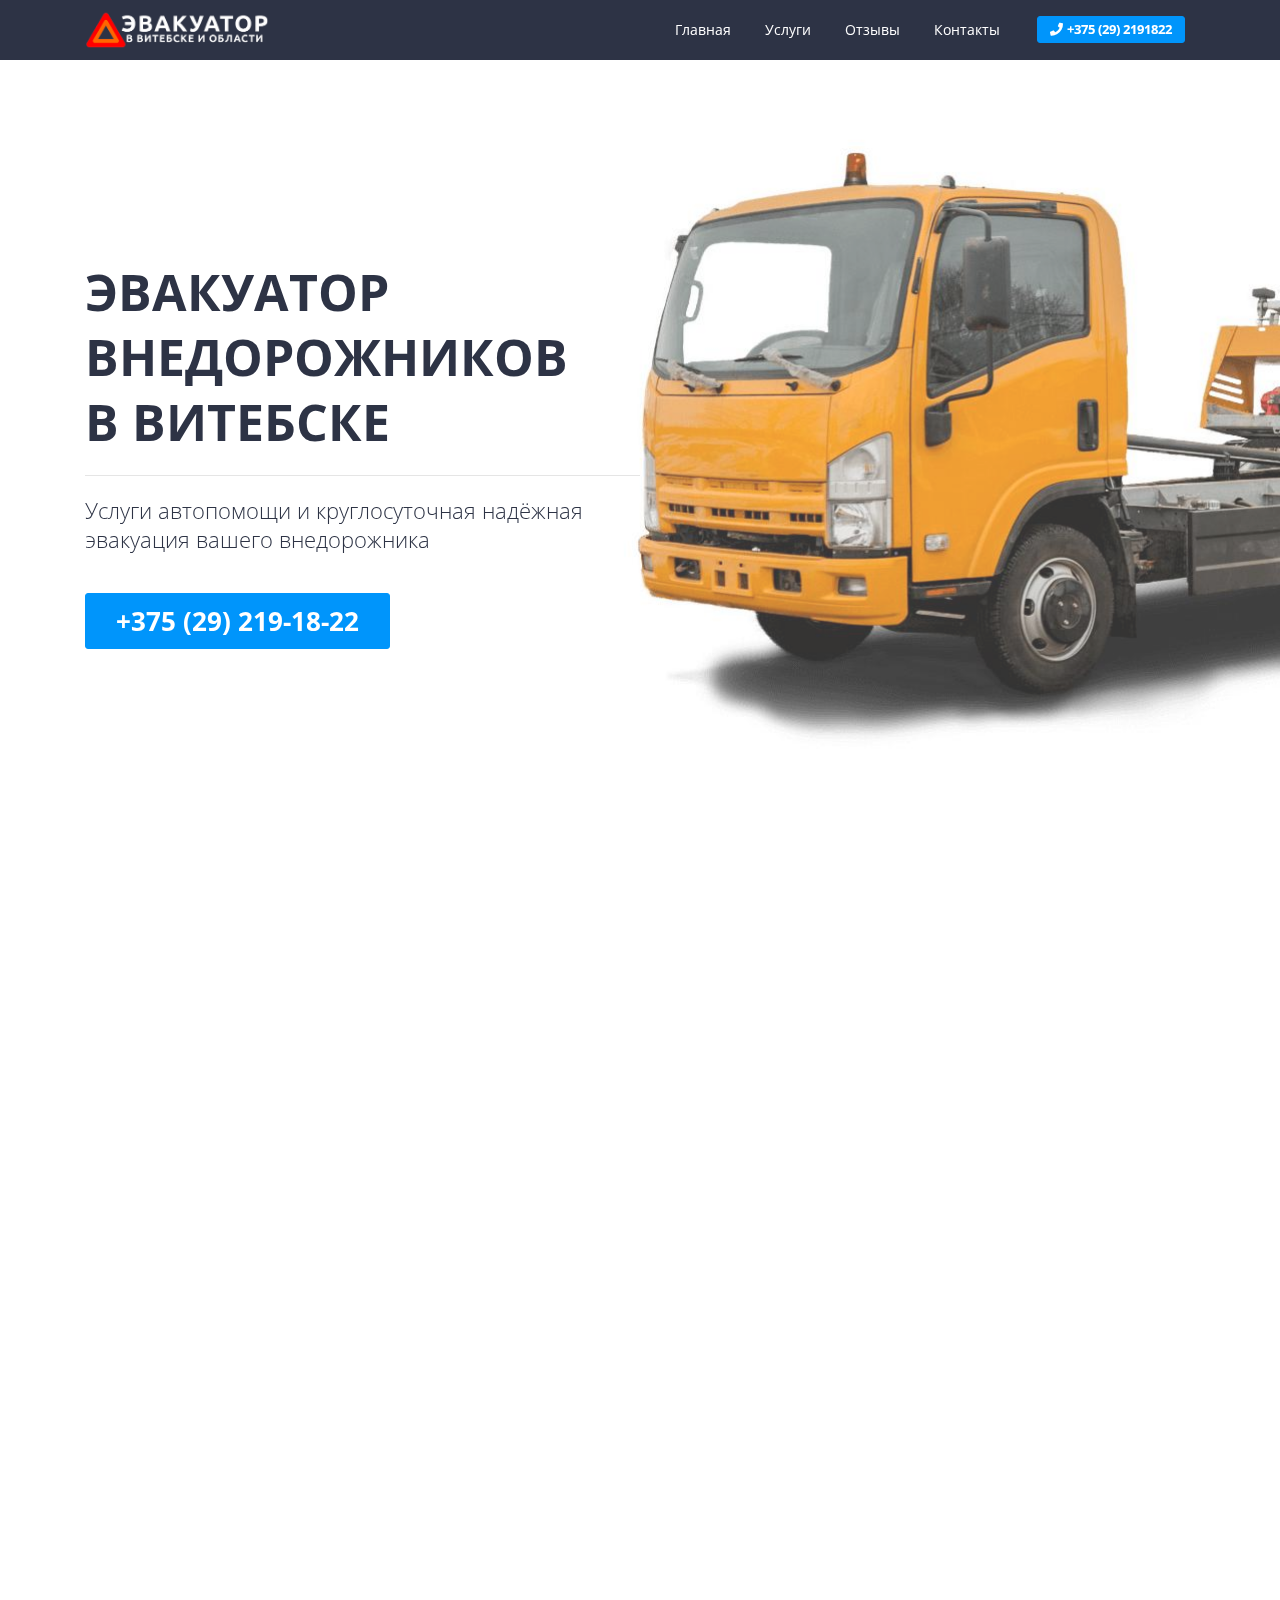
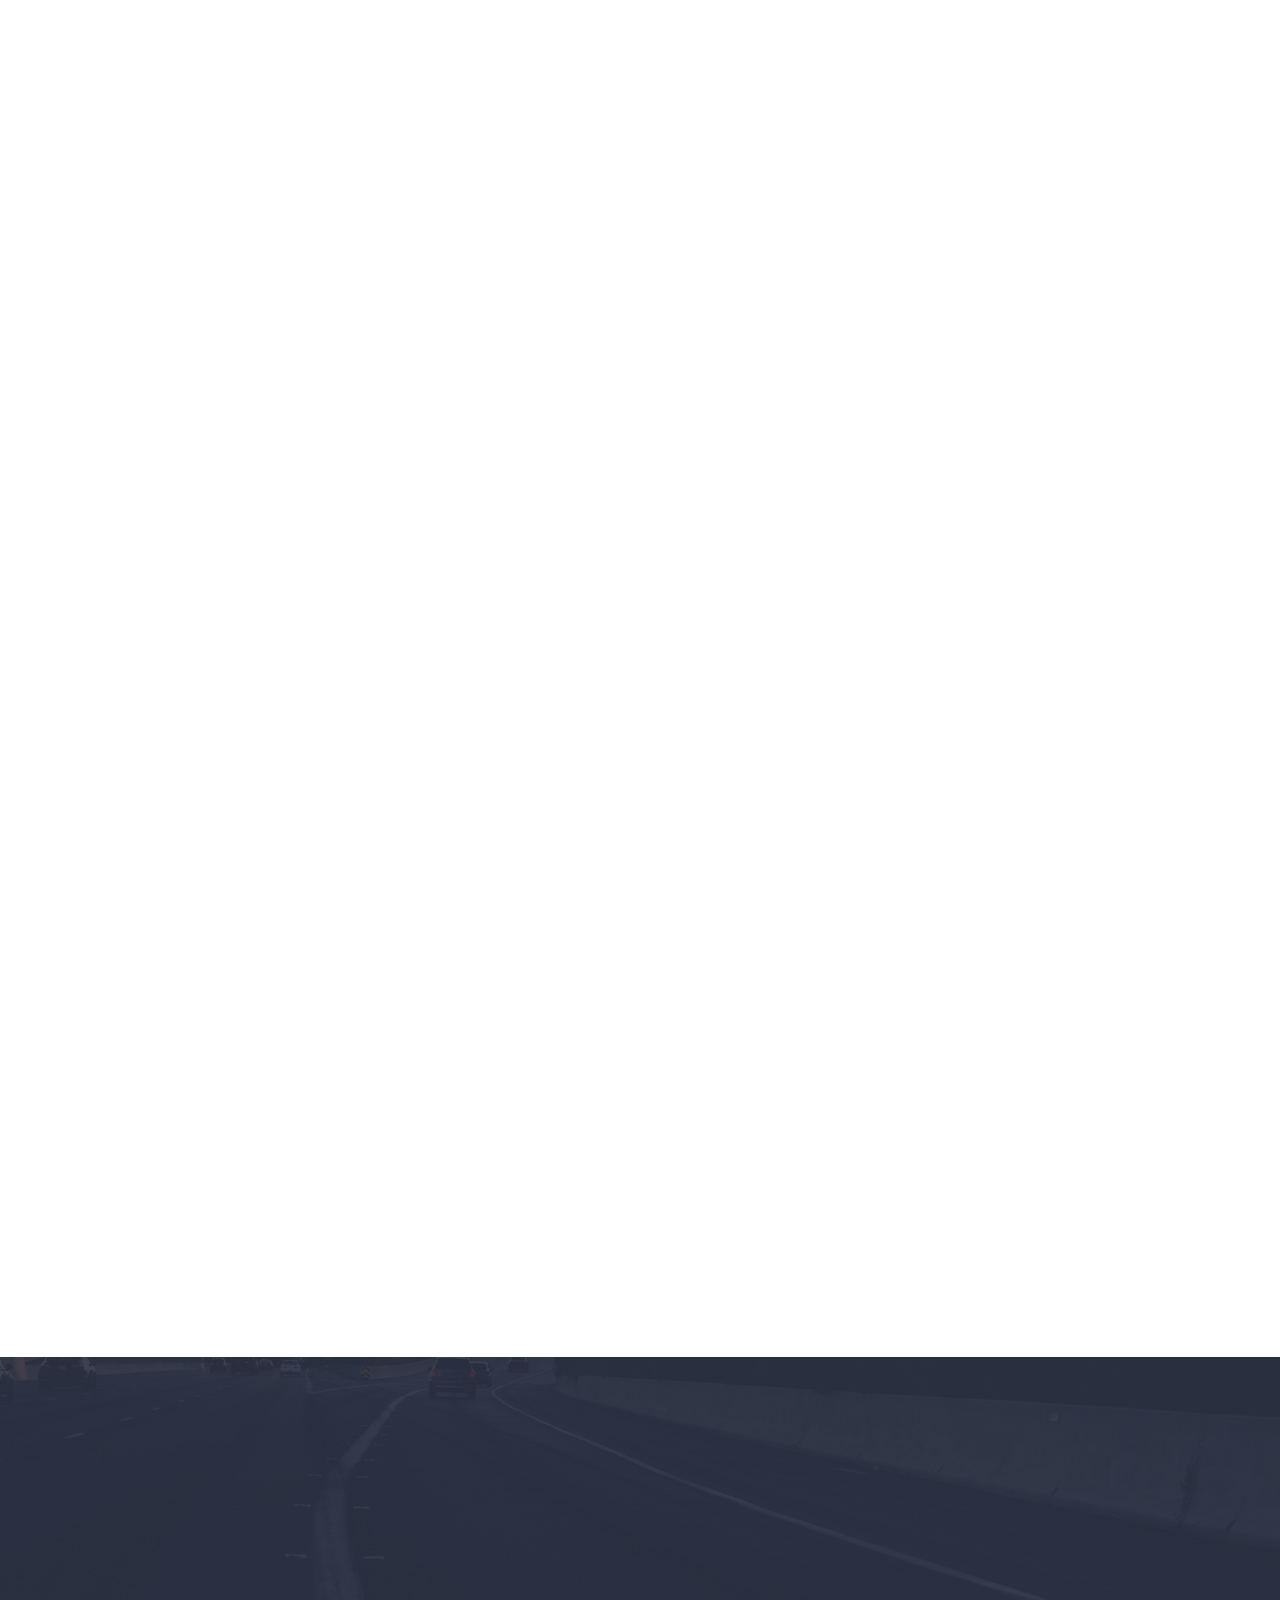
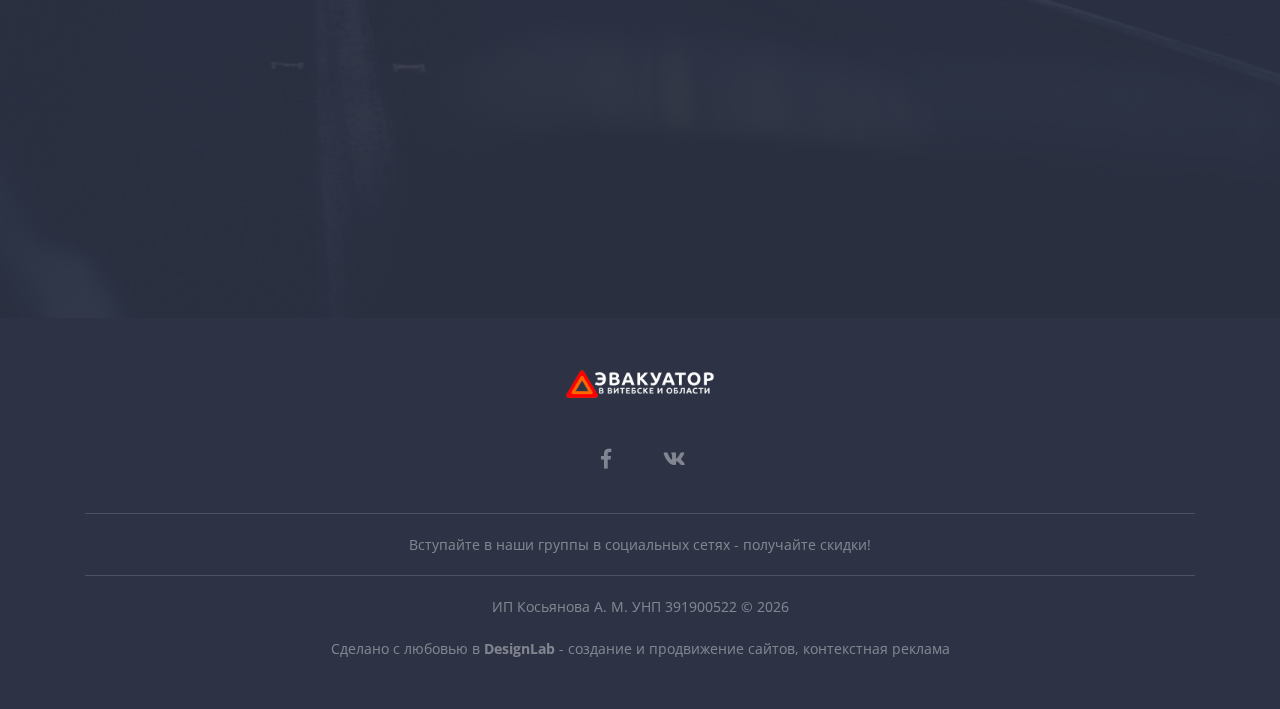
<file: evakuator-vnedorozhnikov.html>
<!DOCTYPE html><html lang="en"><head><meta charset="utf-8"><meta name="viewport" content="width=device-width, initial-scale=1.0"><title>Эвакуатор внедорожников в Витебске — дёшево! 8029 2191822</title><link href="lib/bootstrap/css/bootstrap.css" rel="stylesheet"><link href="lib/bootstrap-datetimepicker/css/bootstrap-datetimepicker.min.css" rel="stylesheet"><link href="lib/owl-carousel/owl.css" rel="stylesheet"><link href="lib/Swiper/css/swiper.min.css" rel="stylesheet"><link href="lib/owl-carousel/assets/owl.carousel.min.css" rel="stylesheet"><link href="lib/vegas/vegas.min.css" rel="stylesheet"><link href="lib/Magnific-Popup/magnific-popup.css" rel="stylesheet"><link href="lib/sweetalert/sweetalert2.min.css" rel="stylesheet"><link href="lib/materialize-parallax/materialize-parallax.css" rel="stylesheet"><link href="fonts/fontawesome-all.min.css" rel="stylesheet"><link href="fonts/pe-icon-7-stroke.css" rel="stylesheet"><link href="fonts/et-line-font.css" rel="stylesheet"><link href="css/animate.css" rel="stylesheet"><link href="css/main.css" rel="stylesheet"><link href="css/rgen-grids.css" rel="stylesheet"><link href="css/helper.css" rel="stylesheet"><link href="css/responsive.css" rel="stylesheet"><link href="css/themes/default.css" rel="stylesheet"><link href="css/template-custom.css" rel="stylesheet"><link rel="icon" href="images/favicons/favicon.ico"><link rel="apple-touch-icon" href="images/favicons/apple-touch-icon.png"><link rel="apple-touch-icon" sizes="72x72" href="images/favicons/apple-touch-icon-72x72.png"><link rel="apple-touch-icon" sizes="114x114" href="images/favicons/apple-touch-icon-114x114.png"><link rel="stylesheet" href="css/novi.css"><!--[if lt IE 9]><script src="js/html5shiv.js"></script><script src="js/respond.min.js"></script><![endif]--><!--[if IE 9 ]><script src="js/ie-matchmedia.js"></script><![endif]--><meta name="keywords" content="эвакуатор джип, эвакуатор внедорожник, эвакуатор кроссовер, вконтакте эвакуатор, вызвать эвакуатор, грузовой эвакуатор, грузовой эвакуатор витебск, заказать эвакуатор, номер эвакуатора, услуги эвакуатора, услуги эвакуатора цена, эвакуатор, эвакуатор в контакте витебск, эвакуатор беларусь, эвакуатор витебск, эвакуатор витебск вконтакте, эвакуатор витебск дешево, эвакуатор дешево, эвакуатор контакт, эвакуатор машин, эвакуатор цена"><meta name="description" content="Эвакуатор внедорожников в Витебске — автопомощь и круглосуточная надёжная эвакуация вашего джипа. Узнай цену на услуги  эвакуатора внедорожников — звони! 8029 2191822"></head><body><div class="page-loader"><b class="spinner"></b></div><div id="page" data-linkscroll="y"><header class="main-head dark" data-bgcolor="rgba(45, 51, 69, 1)"><div class="container"><div class="row gt0 align-items-center head-row" data-rgen-sm="h-reset"></div></div></header><header class="main-head dark" data-bgcolor="rgba(45, 51, 69, 1)"><div class="container"><div class="row gt0 align-items-center head-row" data-rgen-sm="h-reset"><div class="col-md-3 pos-rel"><a class="nav-handle" data-nav=".m-content" data-navopen="pe-7s-more" data-navclose="pe-7s-close"><i class="pe-7s-more"></i></a><div class="header-logo-wrp"><a class="header-logo pd-tb-small" href="index.html"><img src="images/evacuator-logo.png" alt="Brand logo"></a></div></div><div class="col-md-9 align-r m-content"><ul class="row gt20 justify-content-md-end mr-0 align-items-center"><li class="col-md-auto"><nav class="menu-wrp align-l"><ul class="menu"><li class="menu-item"><a href="index.html">Главная</a></li><li class="menu-item"><a href="uslugi.html">Услуги</a></li><li class="menu-item"><a href="evakuator-otzyvy.html">Отзывы</a></li><li class="menu-item"><a href="evakuator-kontakty.html">Контакты</a></li></ul></nav></li><li class="col-md-auto" data-rgen-sm="pd-0 pd-t-10 align-c"><a href="tel:+375292191822" target="_blank" class="btn btn-default solid mini"><i class="fas fa-phone mr-r-4"></i>+375 (29) 2191822</a></li></ul></div></div></div></header><section class="pos-rel pd-tb-large" data-rgen-sm="pd-tb-small align-c" data-rgen-md="pd-b-0" id="home" data-bgcolor="#F7F6F3"><div class="container"><div class="w50" data-animate-in="fadeInLeft"><h1 class="title large txt-upper bold-5" data-rgen-sm="medium">эвакуатор внедорожников<br>в витебске</h1><hr><h2 class="title-sub" data-rgen-sm="small">Услуги&nbsp;автопомощи и круглосуточная надёжная эвакуация вашего внедорожника</h2><a href="tel:+375292191822" class="btn btn-default solid large" data-rgen-sm="medium">+375 (29) 219-18-22</a></div></div><!-- // END : container //  --><!--   =================================   = Background holder   =================================   --><div class="bg-holder full-wh z0"><!-- Overlay --><b data-bgholder="overlay" class="full-wh z5" data-bgcolor="rgba(255, 255, 255, 0.2)"></b><!-- Background video --><div data-bgholder="video" class="videobg z4 full-wh"></div><!-- bg slider --><div data-bgholder="slider" class="full-wh z3" data-rgen-sm="h100"><div class="bgslider full-wh"></div></div><!-- Parallax image --><div data-bgholder="parallax" class="full-wh z2" data-parallax-img="images/avtoevacuator-6-1376x788.jpg"></div><!-- Background image --><b data-bgholder="bg-img" class="full-wh bg-cover bg-cc z1"></b></div></section><section class="pd-tb-small bg-white" data-rgen-sm="pd-tb-small"><div class="container small" data-rgen-sm="align-c"><div class="row gt20 middle-md"><div class="col-md-7 offset-md-1 last-md" data-animate-in="fadeInRight"><img src="images/uslugi-evakuatora-02.jpg" data-rgen-sm="mr-b-30" alt="phone image"></div><!-- // END : column //  --><div class="col-md-4" data-animate-in="fadeInLeft"><h2 class="title f-2 bold-1 mr-b-mini" data-rgen-sm="medium">Эвакуация внедорожнков, джипов,<br>кроссоверов</h2><p class=""><strong><a href="index.html">Эвакуаторы в Витебске</a></strong> предоставляются в любой район, в любое время суток. <br>Для заказа эвакуатора нам необходимы данные о вашем месторасположении и габаритах транспортного средства. <strong>Эвакуатор вседорожных автомобилей - джипов, кроссоверов</strong> подбирается индивидуально в каждом отдельном случае, в зависимости от типа транспорта.</p></div><!-- // END : column //  --></div><!-- // END : row //  --></div><!-- ================================= = Background holder ================================= --><div class="bg-holder full-wh z0"><!-- Overlay --><b data-bgholder="overlay" class="full-wh z5" data-bgcolor="rgba(45, 51, 69, 0)"></b><!-- Parallax image --><div data-bgholder="parallax" class="full-wh z2"></div><!-- Background image --><b data-bgholder="bg-img" class="full-wh bg-cover bg-cc z1"></b></div></section><section class="pd-tb-small" data-rgen-sm="pd-tb-small"><div class="container small" data-rgen-sm="align-c"><div class="row gt20 middle-md"><div class="col-md-7" data-animate-in="fadeInLeft"><img src="images/uslugi-evakuatora-03.jpg" data-rgen-sm="mr-b-30" alt="phone image"></div><!-- // END : column //  --><div class="col-md-4 offset-md-1" data-animate-in="fadeInRight"><h2 class="title f-2 bold-1 mr-b-mini" data-rgen-sm="medium">Наши преимущества</h2><p class=""><strong></strong>Работая в области эвакуации автомобилей на протяжении 10 лет, мы смогли значительно усовершенствовать наш сервис и сделать его максимально удобным для наших клиентов.<br>Широкая география обслуживания. Мы&nbsp;работаем не только в Витебске, но и по всей области, а также при необходимости оказываем услуги перевозки транспортных средств в другие города.</p></div><!-- // END : column //  --></div><!-- // END : row //  --></div><!-- ================================= = Background holder ================================= --><div class="bg-holder full-wh z0"><!-- Overlay --><b data-bgholder="overlay" class="full-wh z5" data-bgcolor="rgba(45, 51, 69, 0)"></b><!-- Parallax image --><div data-bgholder="parallax" class="full-wh z2"></div><!-- Background image --><b data-bgholder="bg-img" class="full-wh bg-cover bg-cc z1"></b></div></section><section class="pd-tb-small bg-white" data-rgen-sm="pd-tb-small"><div class="container small" data-rgen-sm="align-c"><div class="row gt20 middle-md"><div class="col-md-7 offset-md-1 last-md" data-animate-in="fadeInRight"><img src="images/uslugi-evakuatora-04.jpg" data-rgen-sm="mr-b-30" alt="phone image"></div><!-- // END : column //  --><div class="col-md-4" data-animate-in="fadeInLeft"><h2 class="title f-2 bold-1 mr-b-mini" data-rgen-sm="medium">Когда может понадобиться эвакуатор внедорожников в Витебске?</h2><p>Услуги эвакуатора могут потребоваться в следующих случаях:<br>-&nbsp;При поломке автомобиля и невозможности его самостоятельного передвижения<br>-&nbsp;&nbsp;В результате ДТП, если в результате столкновения нарушена целостность кузова, повреждены ходовые качества авто<br>-&nbsp;Отсутствие топлива и дальнее расстояние до автозаправки<br>-&nbsp;Вынужденная перевозка транспортного средства на дальнее расстояние<br>-&nbsp;&nbsp;Необходимость отвезти автомобиль на штрафстоянку<br></p></div><!-- // END : column //  --></div><!-- // END : row //  --></div><!-- ================================= = Background holder ================================= --><div class="bg-holder full-wh z0"><!-- Overlay --><b data-bgholder="overlay" class="full-wh z5" data-bgcolor="rgba(45, 51, 69, 0)"></b><!-- Parallax image --><div data-bgholder="parallax" class="full-wh z2"></div><!-- Background image --><b data-bgholder="bg-img" class="full-wh bg-cover bg-cc z1"></b></div></section><section class="pd-tb-medium bg-default" data-rgen-sm="pd-tb-medium"><div class="container small typo-light align-c"><div class="w75 mr-auto" data-animate-in="fadeInUp"><h2 class="title mr-b-mini" data-rgen-sm="medium">Закажите эвакуатор прямо сейчас!</h2><p class="fs16 mr-b-mini">Передайте оператору все необходимые данные: <br>Марка, модель и вес автомобиля. <br>Откуда забирать автомобиль и куда транспортировать</p><a href="tel:+375292191822" class="btn btn-default solid">+375 (29) 2191822</a></div></div><!-- // END : Container //  --><!--   =================================   = Background holder   =================================   --><div class="bg-holder full-wh z0"><!-- Overlay --><b data-bgholder="overlay" class="full-wh z5" data-bgcolor="rgba(45, 51, 69, 0.9)"></b><!-- Parallax image --><div data-bgholder="parallax" class="full-wh z2" data-parallax-img="images/jose-fontano-invggqr-3.jpg"></div><!-- Background image --><b data-bgholder="bg-img" data-bg="images/jose-fontano-invggqr-2.jpg" class="full-wh bg-cover bg-cc z1"></b></div></section><footer class="pos-rel pd-tb-mini bg-dark" data-rgen-sm="pd-tb-mini"><div class="container typo-light align-c"><p data-animate-in="fadeIn" style="animation-delay: 0s;" class="animated fadeIn full-visible"><a href="#" class="inline-block max-px-w150"><img src="images/evacuator-logo-1.png" class="max-px-w140" alt="logo"></a></p><p class="op-04 animated fadeIn full-visible" data-animate-in="fadeIn|0.1" style="animation-delay: 0.1s;"><a href="https://www.facebook.com/groups/evacuator.v.vitebske/" target="_blank" class="sq60 fs20 mr-4 rd-4 iconbox btn-white"><i class="fab fa-facebook-f"></i></a><a href="https://vk.com/evacuator_v_vitebske" target="_blank" class="sq60 fs20 mr-4 rd-4 iconbox btn-white"><i class="fab fa-vk"></i></a></p><hr class="light"><p class="op-04">Вступайте в наши группы в социальных сетях - получайте скидки!</p><hr class="light"><p class="mr-0 op-04"><a href="/" target="_blank">ИП Косьянова А. М. УНП 391900522</a> © <span class="copyright-year">2020 </span></p><br><p class="mr-0 op-04">Сделано с любовью в <a target="_blank" href="https://designlab.su/"><strong>DesignLab</strong></a> - создание и продвижение сайтов, <a target="_blank" href="https://designlab.su/kontekstnaya-reklama">контекстная реклама</a></p></div><div class="bg-holder full-wh z0"><b data-bgholder="overlay" class="full-wh z5" data-bgcolor="rgba(45, 51, 69, 0)"></b><div data-bgholder="parallax" class="full-wh z2"></div><b data-bgholder="bg-img" class="full-wh bg-cover bg-cc z1"></b></div></footer></div><script src="js/webfonts.js" type="text/javascript"></script><script src="lib/jquery/jquery-3.3.1.min.js" type="text/javascript"></script><script src="lib/jquery/jquery-migrate-3.0.0.min.js" type="text/javascript"></script><script src="lib/jquery/popper.min.js" type="text/javascript"></script><script src="lib/bootstrap/js/bootstrap.min.js" type="text/javascript"></script><script src="lib/jquery-smooth-scroll/jquery.smooth-scroll.min.js" type="text/javascript"></script><script src="lib/jQuery-viewport-checker/jquery.viewportchecker.min.js" type="text/javascript"></script><script src="lib/Swiper/js/swiper.min.js" type="text/javascript"></script><script src="lib/owl-carousel/owl.js" type="text/javascript"></script><script src="lib/Magnific-Popup/jquery.magnific-popup.min.js" type="text/javascript"></script><script src="lib/isotope/imagesloaded.pkgd.min.js" type="text/javascript"></script><script src="lib/isotope/isotope.pkgd.min.js" type="text/javascript"></script><script src="lib/isotope/packery-mode.pkgd.min.js" type="text/javascript"></script><script src="lib/sweetalert/sweetalert2.min.js" type="text/javascript"></script><script src="lib/jquery-validation/jquery.validate.min.js" type="text/javascript"></script><script src="lib/youtubebackground/jquery.youtubebackground.js" type="text/javascript"></script><script src="lib/Vide/jquery.vide.min.js" type="text/javascript"></script><script src="lib/vegas/vegas.min.js" type="text/javascript"></script><script src="lib/materialize-parallax/materialize-parallax.js" type="text/javascript"></script><script src="lib/countUp/countUp.js" type="text/javascript"></script><script src="lib/stellar/jquery.stellar.min.js" type="text/javascript"></script><script src="js/enquire.min.js" type="text/javascript"></script><script src="js/main.js"></script></body></html>
</file>
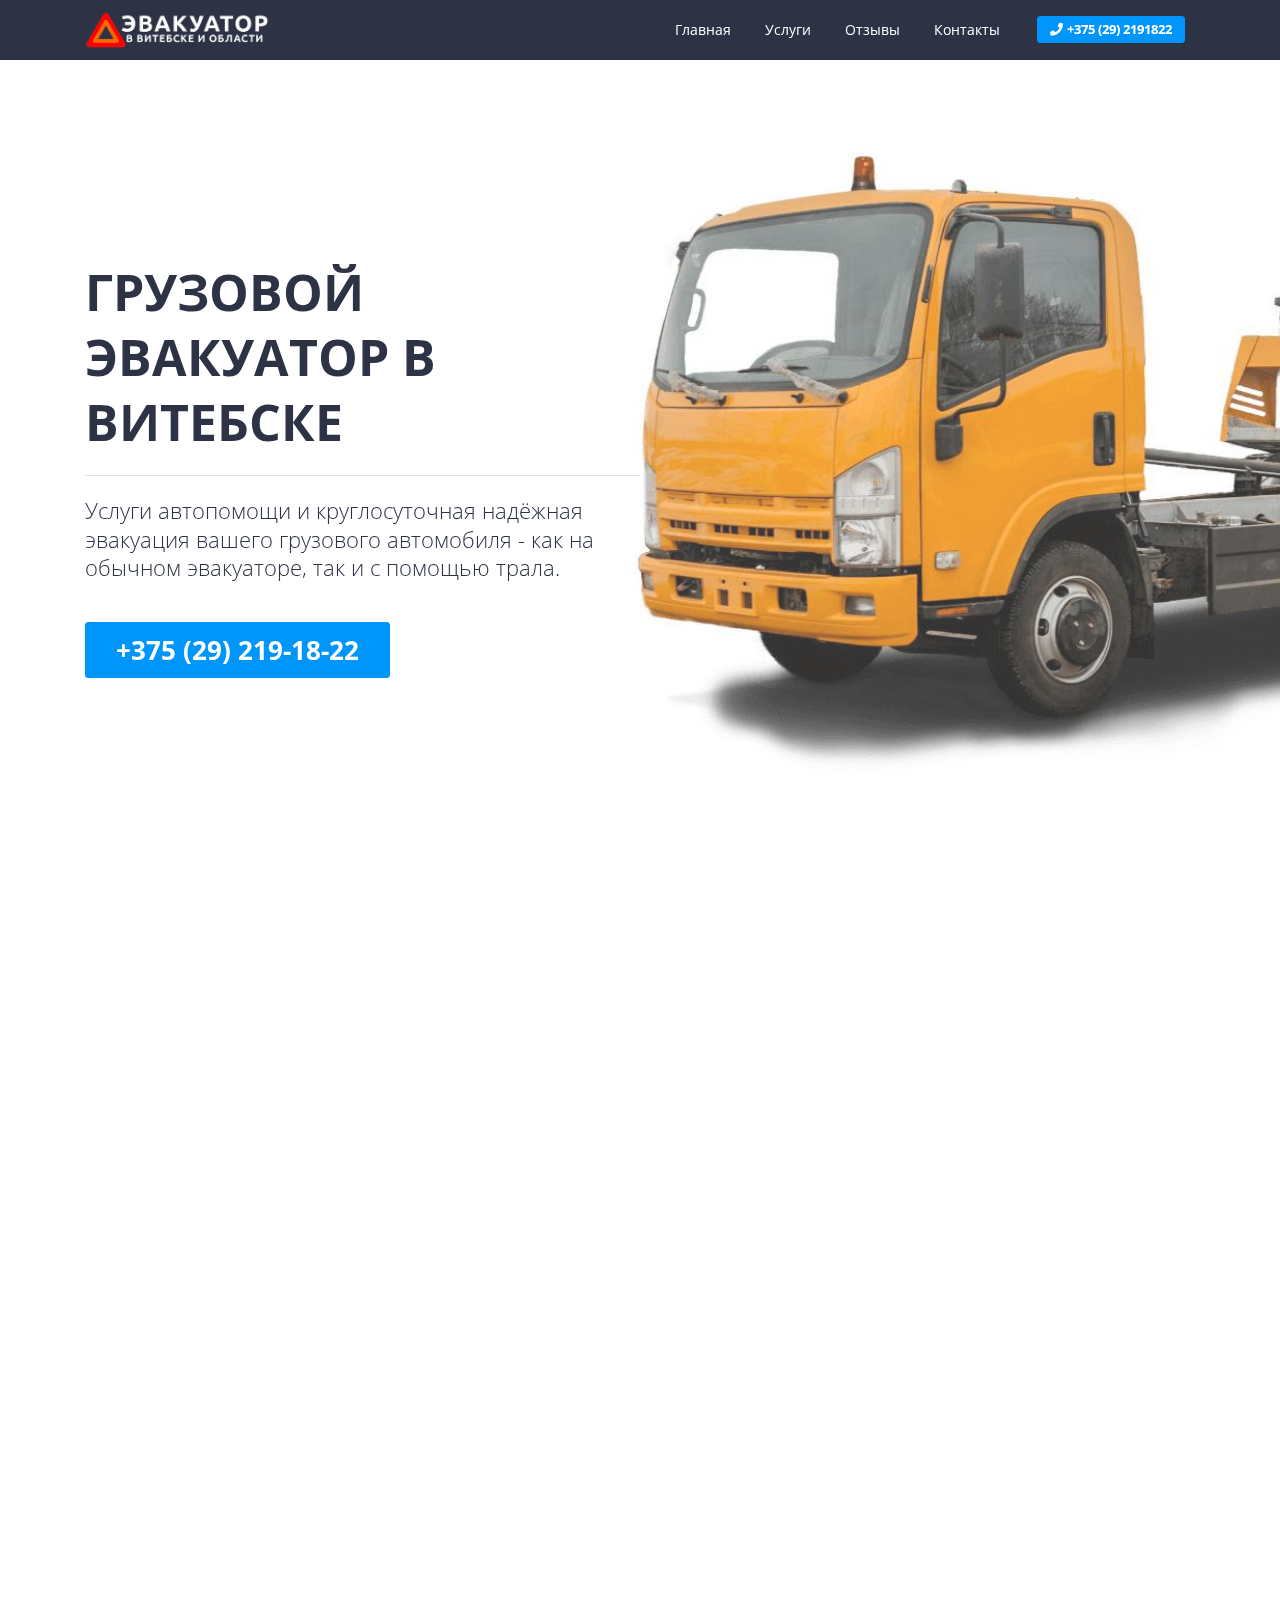
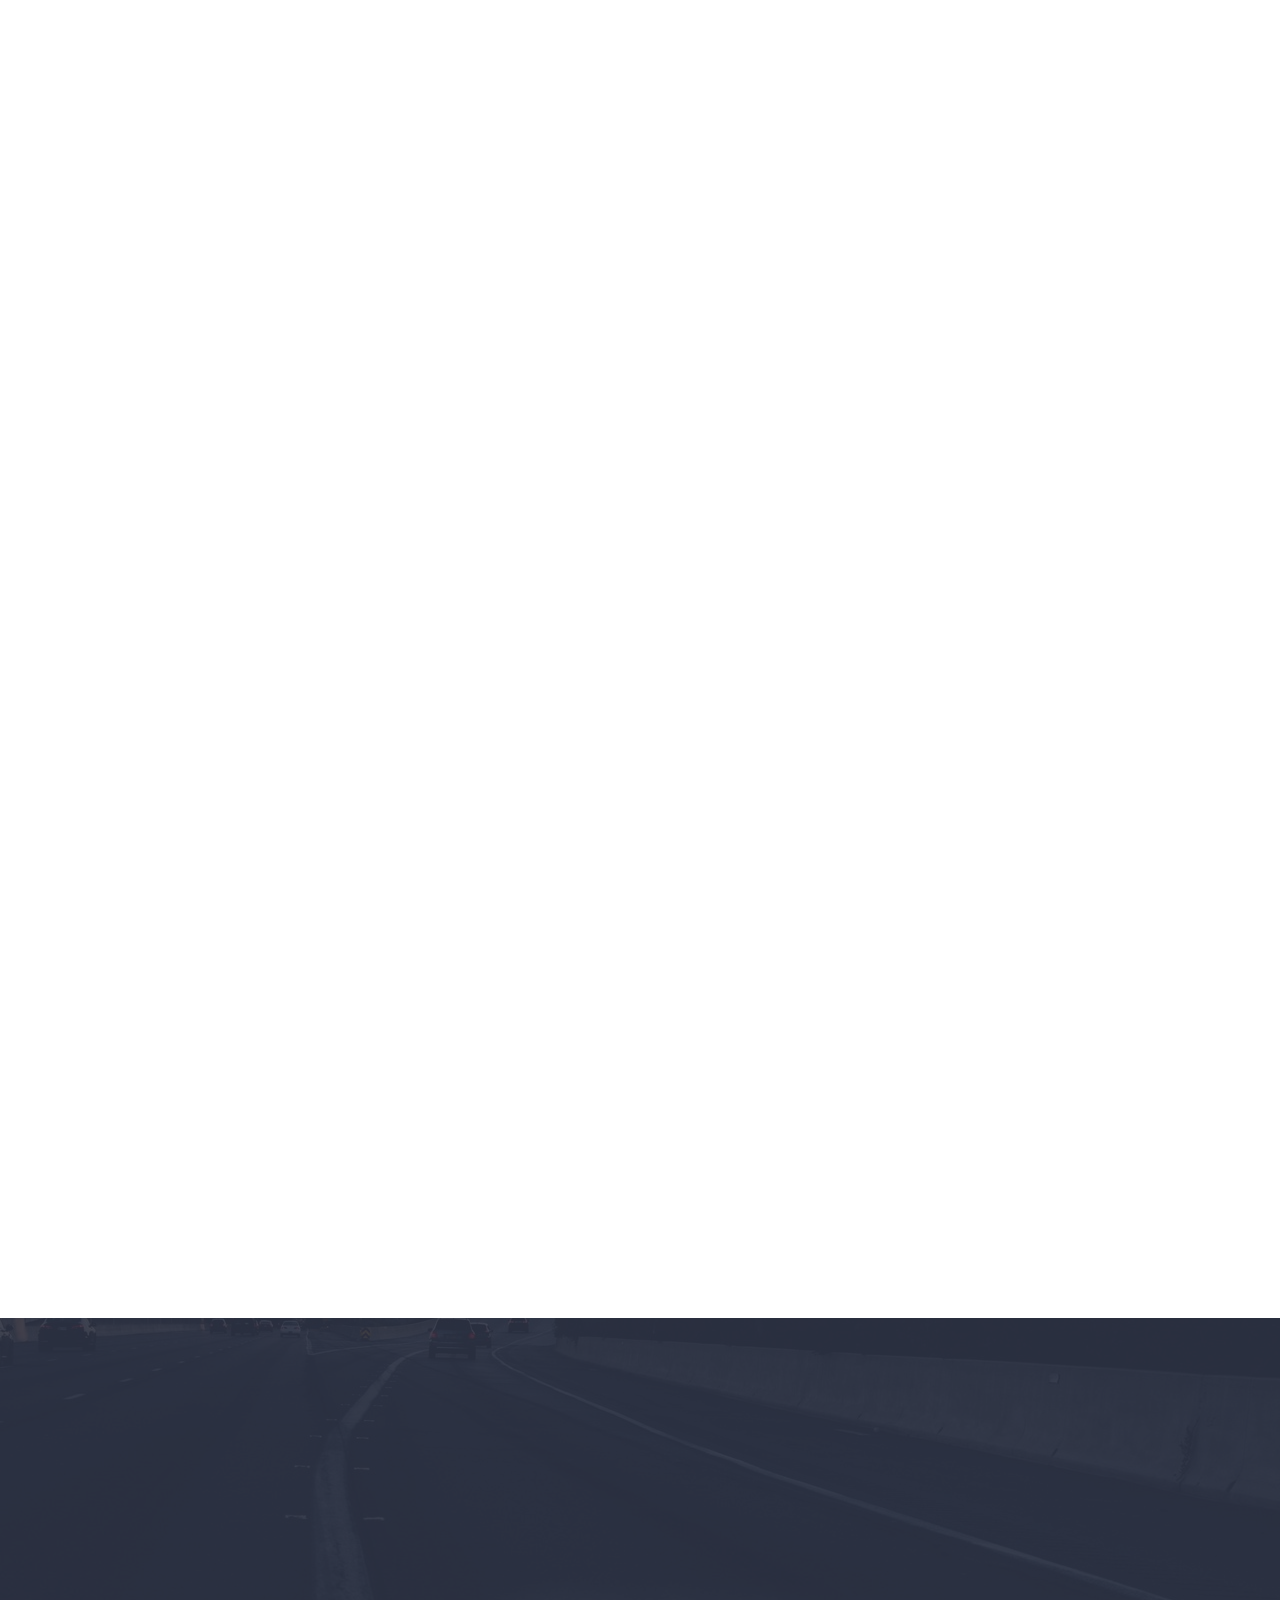
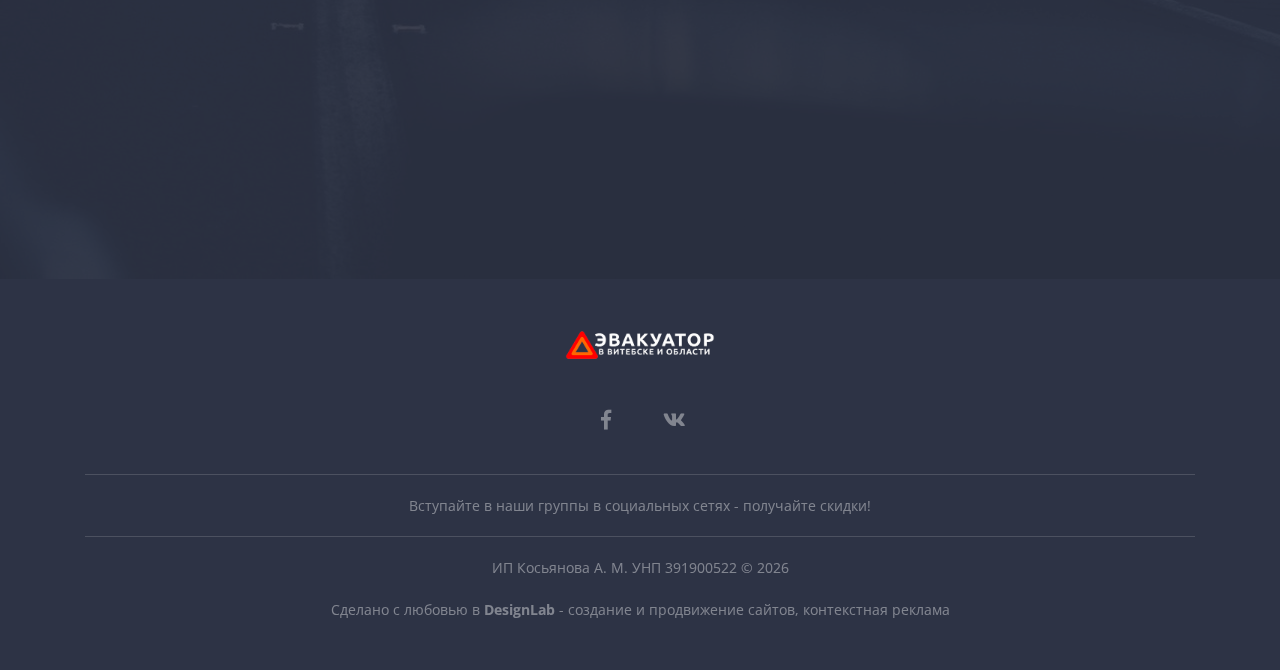
<file: gruzovoj-evakuator.html>
<!DOCTYPE html><html lang="en"><head><meta charset="utf-8"><meta name="viewport" content="width=device-width, initial-scale=1.0"><title>Грузовой эвакуатор в Витебске — дёшево! 8029 2191822</title><link href="lib/bootstrap/css/bootstrap.css" rel="stylesheet"><link href="lib/bootstrap-datetimepicker/css/bootstrap-datetimepicker.min.css" rel="stylesheet"><link href="lib/owl-carousel/owl.css" rel="stylesheet"><link href="lib/Swiper/css/swiper.min.css" rel="stylesheet"><link href="lib/owl-carousel/assets/owl.carousel.min.css" rel="stylesheet"><link href="lib/vegas/vegas.min.css" rel="stylesheet"><link href="lib/Magnific-Popup/magnific-popup.css" rel="stylesheet"><link href="lib/sweetalert/sweetalert2.min.css" rel="stylesheet"><link href="lib/materialize-parallax/materialize-parallax.css" rel="stylesheet"><link href="fonts/fontawesome-all.min.css" rel="stylesheet"><link href="fonts/pe-icon-7-stroke.css" rel="stylesheet"><link href="fonts/et-line-font.css" rel="stylesheet"><link href="css/animate.css" rel="stylesheet"><link href="css/main.css" rel="stylesheet"><link href="css/rgen-grids.css" rel="stylesheet"><link href="css/helper.css" rel="stylesheet"><link href="css/responsive.css" rel="stylesheet"><link href="css/themes/default.css" rel="stylesheet"><link href="css/template-custom.css" rel="stylesheet"><link rel="icon" href="images/favicons/favicon.ico"><link rel="apple-touch-icon" href="images/favicons/apple-touch-icon.png"><link rel="apple-touch-icon" sizes="72x72" href="images/favicons/apple-touch-icon-72x72.png"><link rel="apple-touch-icon" sizes="114x114" href="images/favicons/apple-touch-icon-114x114.png"><link rel="stylesheet" href="css/novi.css"><!--[if lt IE 9]><script src="js/html5shiv.js"></script><script src="js/respond.min.js"></script><![endif]--><!--[if IE 9 ]><script src="js/ie-matchmedia.js"></script><![endif]--><meta name="keywords" content="вконтакте эвакуатор, вызвать эвакуатор, грузовой эвакуатор, грузовой эвакуатор витебск, заказать эвакуатор, номер эвакуатора, услуги эвакуатора, услуги эвакуатора цена, эвакуатор, эвакуатор в контакте витебск, эвакуатор беларусь, эвакуатор витебск, эвакуатор витебск вконтакте, эвакуатор витебск дешево, эвакуатор дешево, эвакуатор контакт, эвакуатор машин, эвакуатор цена"><meta name="description" content="Грузовой эвакуатор в Витебске — автопомощь и круглосуточная надёжная эвакуация вашего автомобиля. Узнай цену на услуги эвакуатора машин — звони! 8029 2191822"><link rel="icon" type="image/x-icon" href="images/favicon.png"></head><body><div class="page-loader"><b class="spinner"></b></div><div id="page" data-linkscroll="y"><header class="main-head dark" data-bgcolor="rgba(45, 51, 69, 1)"><div class="container"><div class="row gt0 align-items-center head-row" data-rgen-sm="h-reset"></div></div></header><header class="main-head dark" data-bgcolor="rgba(45, 51, 69, 1)"><div class="container"><div class="row gt0 align-items-center head-row" data-rgen-sm="h-reset"><div class="col-md-3 pos-rel"><a class="nav-handle" data-nav=".m-content" data-navopen="pe-7s-more" data-navclose="pe-7s-close"><i class="pe-7s-more"></i></a><div class="header-logo-wrp"><a class="header-logo pd-tb-small" href="index.html"><img src="images/evacuator-logo.png" alt="Brand logo"></a></div></div><div class="col-md-9 align-r m-content"><ul class="row gt20 justify-content-md-end mr-0 align-items-center"><li class="col-md-auto"><nav class="menu-wrp align-l"><ul class="menu"><li class="menu-item"><a href="index.html">Главная</a></li><li class="menu-item"><a href="uslugi.html">Услуги</a></li><li class="menu-item"><a href="evakuator-otzyvy.html">Отзывы</a></li><li class="menu-item"><a href="evakuator-kontakty.html">Контакты</a></li></ul></nav></li><li class="col-md-auto" data-rgen-sm="pd-0 pd-t-10 align-c"><a href="tel:+375292191822" target="_blank" class="btn btn-default solid mini"><i class="fas fa-phone mr-r-4"></i>+375 (29) 2191822</a></li></ul></div></div></div></header><section class="pos-rel pd-tb-large" data-rgen-sm="pd-tb-small align-c" data-rgen-md="pd-b-0" id="home" data-bgcolor="#F7F6F3"><div class="container"><div class="w50" data-animate-in="fadeInLeft"><h1 class="title large txt-upper bold-5" data-rgen-sm="medium">Грузовой эвакуатор в витебске</h1><hr><h2 class="title-sub" data-rgen-sm="small">Услуги&nbsp;автопомощи и круглосуточная надёжная эвакуация вашего грузового&nbsp;автомобиля - как на обычном эвакуаторе, так и с помощью трала.</h2><a href="tel:+375292191822" class="btn btn-default solid large" data-rgen-sm="medium">+375 (29) 219-18-22</a></div></div><!-- // END : container //  --><!--   =================================   = Background holder   =================================   --><div class="bg-holder full-wh z0"><!-- Overlay --><b data-bgholder="overlay" class="full-wh z5" data-bgcolor="rgba(255, 255, 255, 0.2)"></b><!-- Background video --><div data-bgholder="video" class="videobg z4 full-wh"></div><!-- bg slider --><div data-bgholder="slider" class="full-wh z3" data-rgen-sm="h100"><div class="bgslider full-wh"></div></div><!-- Parallax image --><div data-bgholder="parallax" class="full-wh z2" data-parallax-img="images/avtoevacuator-6-1376x788.jpg"></div><!-- Background image --><b data-bgholder="bg-img" class="full-wh bg-cover bg-cc z1"></b></div></section><section class="pd-tb-small bg-white" data-rgen-sm="pd-tb-small"><div class="container small" data-rgen-sm="align-c"><div class="row gt20 middle-md"><div class="col-md-7 offset-md-1 last-md" data-animate-in="fadeInRight"><img src="images/uslugi-evakuatora-02.jpg" data-rgen-sm="mr-b-30" alt="phone image"></div><!-- // END : column //  --><div class="col-md-4" data-animate-in="fadeInLeft"><h2 class="title f-2 bold-1 mr-b-mini" data-rgen-sm="medium">Эвакуация грузового транспорта</h2><p class=""><strong><a href="index.html">Эвакуаторы в Витебске</a></strong> предоставляются в любой район, в любое время суток. <br>Для заказа эвакуатора нам необходимы данные о вашем месторасположении и габаритах транспортного средства. <strong>Эвакуатор грузовых автомобилей</strong> подбирается индивидуально в каждом отдельном случае, в зависимости от типа транспорта.</p></div><!-- // END : column //  --></div><!-- // END : row //  --></div><!-- ================================= = Background holder ================================= --><div class="bg-holder full-wh z0"><!-- Overlay --><b data-bgholder="overlay" class="full-wh z5" data-bgcolor="rgba(45, 51, 69, 0)"></b><!-- Parallax image --><div data-bgholder="parallax" class="full-wh z2"></div><!-- Background image --><b data-bgholder="bg-img" class="full-wh bg-cover bg-cc z1"></b></div></section><section class="pd-tb-small" data-rgen-sm="pd-tb-small"><div class="container small" data-rgen-sm="align-c"><div class="row gt20 middle-md"><div class="col-md-7" data-animate-in="fadeInLeft"><img src="images/uslugi-evakuatora-03.jpg" data-rgen-sm="mr-b-30" alt="phone image"></div><!-- // END : column //  --><div class="col-md-4 offset-md-1" data-animate-in="fadeInRight"><h2 class="title f-2 bold-1 mr-b-mini" data-rgen-sm="medium">Наши преимущества</h2><p class=""><strong></strong>Работая в области эвакуации автомобилей на протяжении 10 лет, мы смогли значительно усовершенствовать наш сервис и сделать его максимально удобным для наших клиентов.<br>Широкая география обслуживания. Мы&nbsp;работаем не только в Витебске, но и по всей области, а также при необходимости оказываем услуги перевозки транспортных средств в другие города.</p></div><!-- // END : column //  --></div><!-- // END : row //  --></div><!-- ================================= = Background holder ================================= --><div class="bg-holder full-wh z0"><!-- Overlay --><b data-bgholder="overlay" class="full-wh z5" data-bgcolor="rgba(45, 51, 69, 0)"></b><!-- Parallax image --><div data-bgholder="parallax" class="full-wh z2"></div><!-- Background image --><b data-bgholder="bg-img" class="full-wh bg-cover bg-cc z1"></b></div></section><section class="pd-tb-small bg-white" data-rgen-sm="pd-tb-small"><div class="container small" data-rgen-sm="align-c"><div class="row gt20 middle-md"><div class="col-md-7 offset-md-1 last-md" data-animate-in="fadeInRight"><img src="images/uslugi-evakuatora-04.jpg" data-rgen-sm="mr-b-30" alt="phone image"></div><!-- // END : column //  --><div class="col-md-4" data-animate-in="fadeInLeft"><h2 class="title f-2 bold-1 mr-b-mini" data-rgen-sm="medium">Когда может понадобиться грузовой эвакуатор в Витебске?</h2><p>Услуги эвакуатора могут потребоваться в следующих случаях:<br>-&nbsp;При поломке автомобиля и невозможности его самостоятельного передвижения<br>-&nbsp;&nbsp;В результате ДТП, если в результате столкновения нарушена целостность кузова, повреждены ходовые качества авто<br>-&nbsp;Отсутствие топлива и дальнее расстояние до автозаправки<br>-&nbsp;Вынужденная перевозка транспортного средства на дальнее расстояние<br>-&nbsp;&nbsp;Необходимость отвезти автомобиль на штрафстоянку<br></p></div><!-- // END : column //  --></div><!-- // END : row //  --></div><!-- ================================= = Background holder ================================= --><div class="bg-holder full-wh z0"><!-- Overlay --><b data-bgholder="overlay" class="full-wh z5" data-bgcolor="rgba(45, 51, 69, 0)"></b><!-- Parallax image --><div data-bgholder="parallax" class="full-wh z2"></div><!-- Background image --><b data-bgholder="bg-img" class="full-wh bg-cover bg-cc z1"></b></div></section><section class="pd-tb-medium bg-default" data-rgen-sm="pd-tb-medium"><div class="container small typo-light align-c"><div class="w75 mr-auto" data-animate-in="fadeInUp"><h2 class="title mr-b-mini" data-rgen-sm="medium">Закажите эвакуатор прямо сейчас!</h2><p class="fs16 mr-b-mini">Передайте оператору все необходимые данные: <br>Марка, модель и вес автомобиля. <br>Откуда забирать автомобиль и куда транспортировать</p><a href="tel:+375292191822" class="btn btn-default solid">+375 (29) 2191822</a></div></div><!-- // END : Container //  --><!--   =================================   = Background holder   =================================   --><div class="bg-holder full-wh z0"><!-- Overlay --><b data-bgholder="overlay" class="full-wh z5" data-bgcolor="rgba(45, 51, 69, 0.9)"></b><!-- Parallax image --><div data-bgholder="parallax" class="full-wh z2" data-parallax-img="images/jose-fontano-invggqr-3.jpg"></div><!-- Background image --><b data-bgholder="bg-img" data-bg="images/jose-fontano-invggqr-2.jpg" class="full-wh bg-cover bg-cc z1"></b></div></section><footer class="pos-rel pd-tb-mini bg-dark" data-rgen-sm="pd-tb-mini"><div class="container typo-light align-c"><p data-animate-in="fadeIn" style="animation-delay: 0s;" class="animated fadeIn full-visible"><a href="#" class="inline-block max-px-w150"><img src="images/evacuator-logo-1.png" class="max-px-w140" alt="logo"></a></p><p class="op-04 animated fadeIn full-visible" data-animate-in="fadeIn|0.1" style="animation-delay: 0.1s;"><a href="https://www.facebook.com/groups/evacuator.v.vitebske/" target="_blank" class="sq60 fs20 mr-4 rd-4 iconbox btn-white"><i class="fab fa-facebook-f"></i></a><a href="https://vk.com/evacuator_v_vitebske" target="_blank" class="sq60 fs20 mr-4 rd-4 iconbox btn-white"><i class="fab fa-vk"></i></a></p><hr class="light"><p class="op-04">Вступайте в наши группы в социальных сетях - получайте скидки!</p><hr class="light"><p class="mr-0 op-04"><a href="/" target="_blank">ИП Косьянова А. М. УНП 391900522</a> © <span class="copyright-year">2020 </span></p><br><p class="mr-0 op-04">Сделано с любовью в <a target="_blank" href="https://designlab.su/"><strong>DesignLab</strong></a> - создание и продвижение сайтов, <a target="_blank" href="https://designlab.su/kontekstnaya-reklama">контекстная реклама</a></p></div><div class="bg-holder full-wh z0"><b data-bgholder="overlay" class="full-wh z5" data-bgcolor="rgba(45, 51, 69, 0)"></b><div data-bgholder="parallax" class="full-wh z2"></div><b data-bgholder="bg-img" class="full-wh bg-cover bg-cc z1"></b></div></footer></div><script src="js/webfonts.js" type="text/javascript"></script><script src="lib/jquery/jquery-3.3.1.min.js" type="text/javascript"></script><script src="lib/jquery/jquery-migrate-3.0.0.min.js" type="text/javascript"></script><script src="lib/jquery/popper.min.js" type="text/javascript"></script><script src="lib/bootstrap/js/bootstrap.min.js" type="text/javascript"></script><script src="lib/jquery-smooth-scroll/jquery.smooth-scroll.min.js" type="text/javascript"></script><script src="lib/jQuery-viewport-checker/jquery.viewportchecker.min.js" type="text/javascript"></script><script src="lib/Swiper/js/swiper.min.js" type="text/javascript"></script><script src="lib/owl-carousel/owl.js" type="text/javascript"></script><script src="lib/Magnific-Popup/jquery.magnific-popup.min.js" type="text/javascript"></script><script src="lib/isotope/imagesloaded.pkgd.min.js" type="text/javascript"></script><script src="lib/isotope/isotope.pkgd.min.js" type="text/javascript"></script><script src="lib/isotope/packery-mode.pkgd.min.js" type="text/javascript"></script><script src="lib/sweetalert/sweetalert2.min.js" type="text/javascript"></script><script src="lib/jquery-validation/jquery.validate.min.js" type="text/javascript"></script><script src="lib/youtubebackground/jquery.youtubebackground.js" type="text/javascript"></script><script src="lib/Vide/jquery.vide.min.js" type="text/javascript"></script><script src="lib/vegas/vegas.min.js" type="text/javascript"></script><script src="lib/materialize-parallax/materialize-parallax.js" type="text/javascript"></script><script src="lib/countUp/countUp.js" type="text/javascript"></script><script src="lib/stellar/jquery.stellar.min.js" type="text/javascript"></script><script src="js/enquire.min.js" type="text/javascript"></script><script src="js/main.js"></script></body></html>
</file>
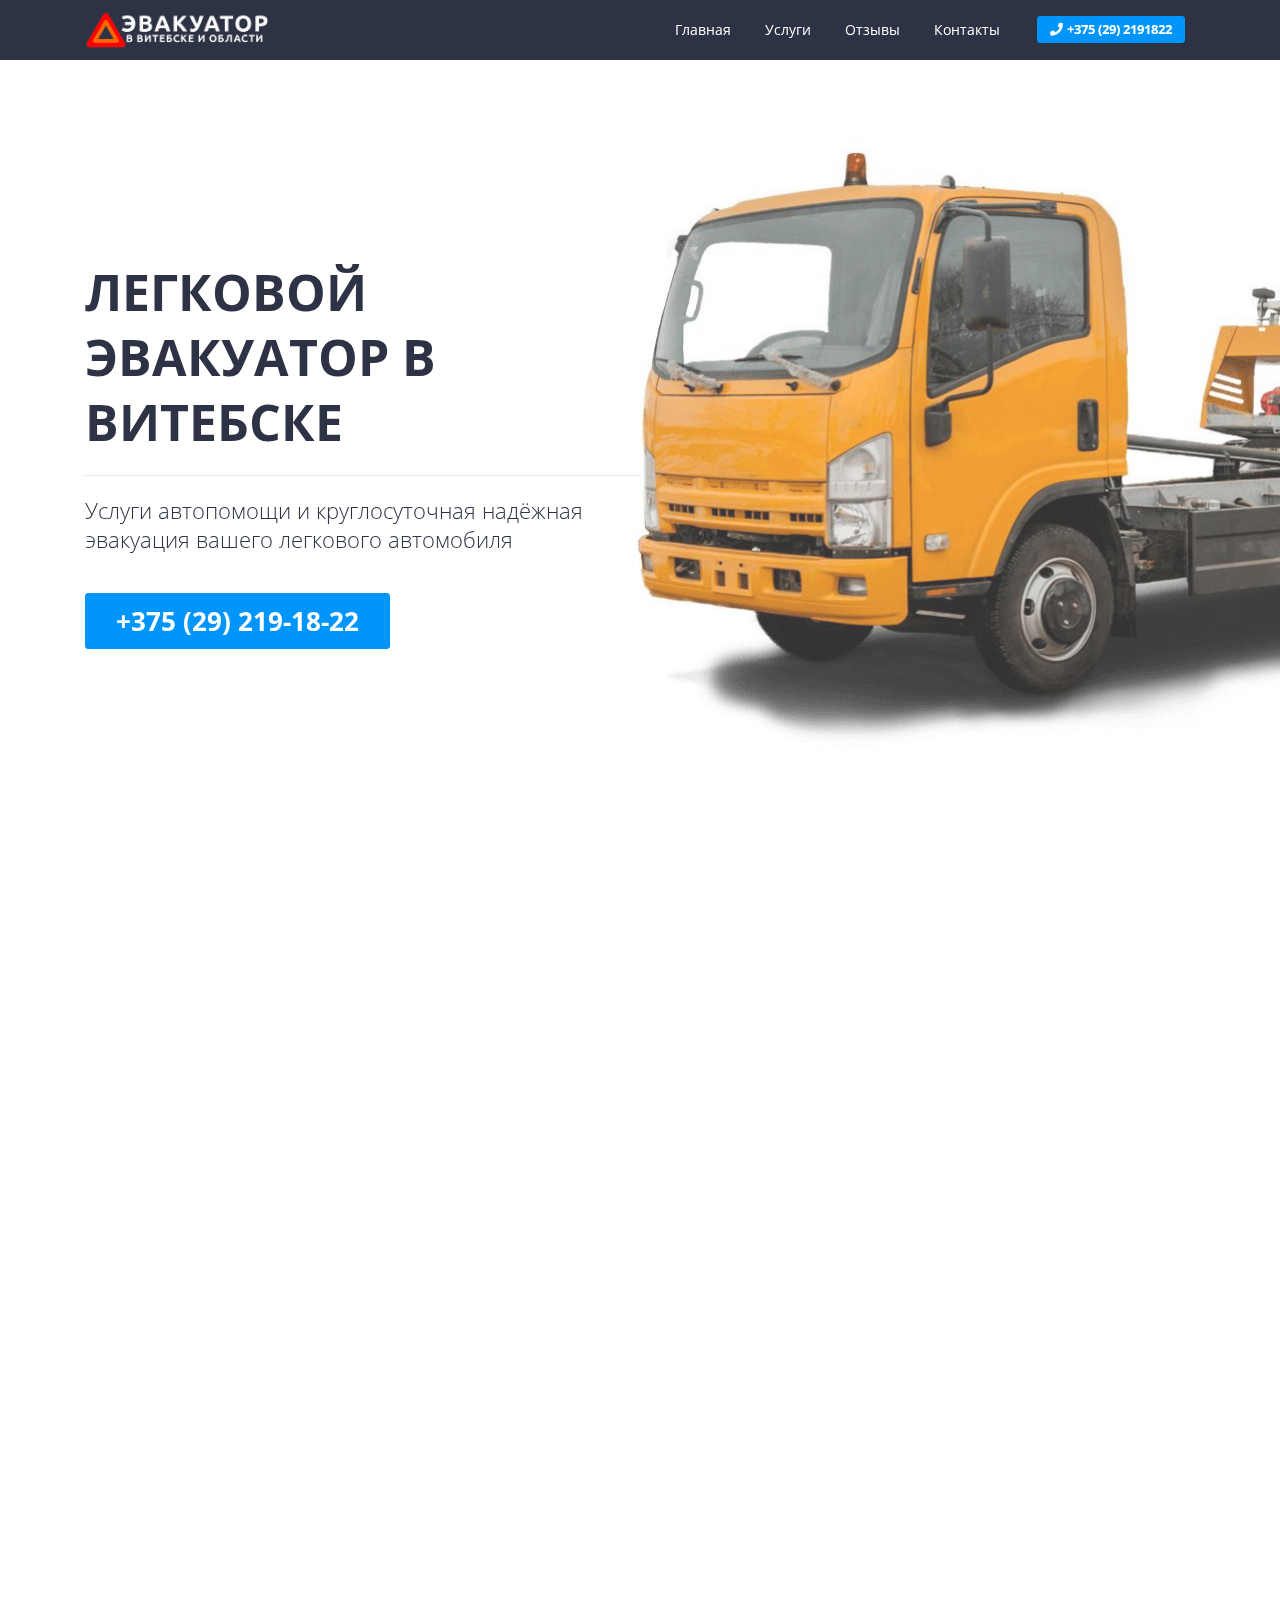
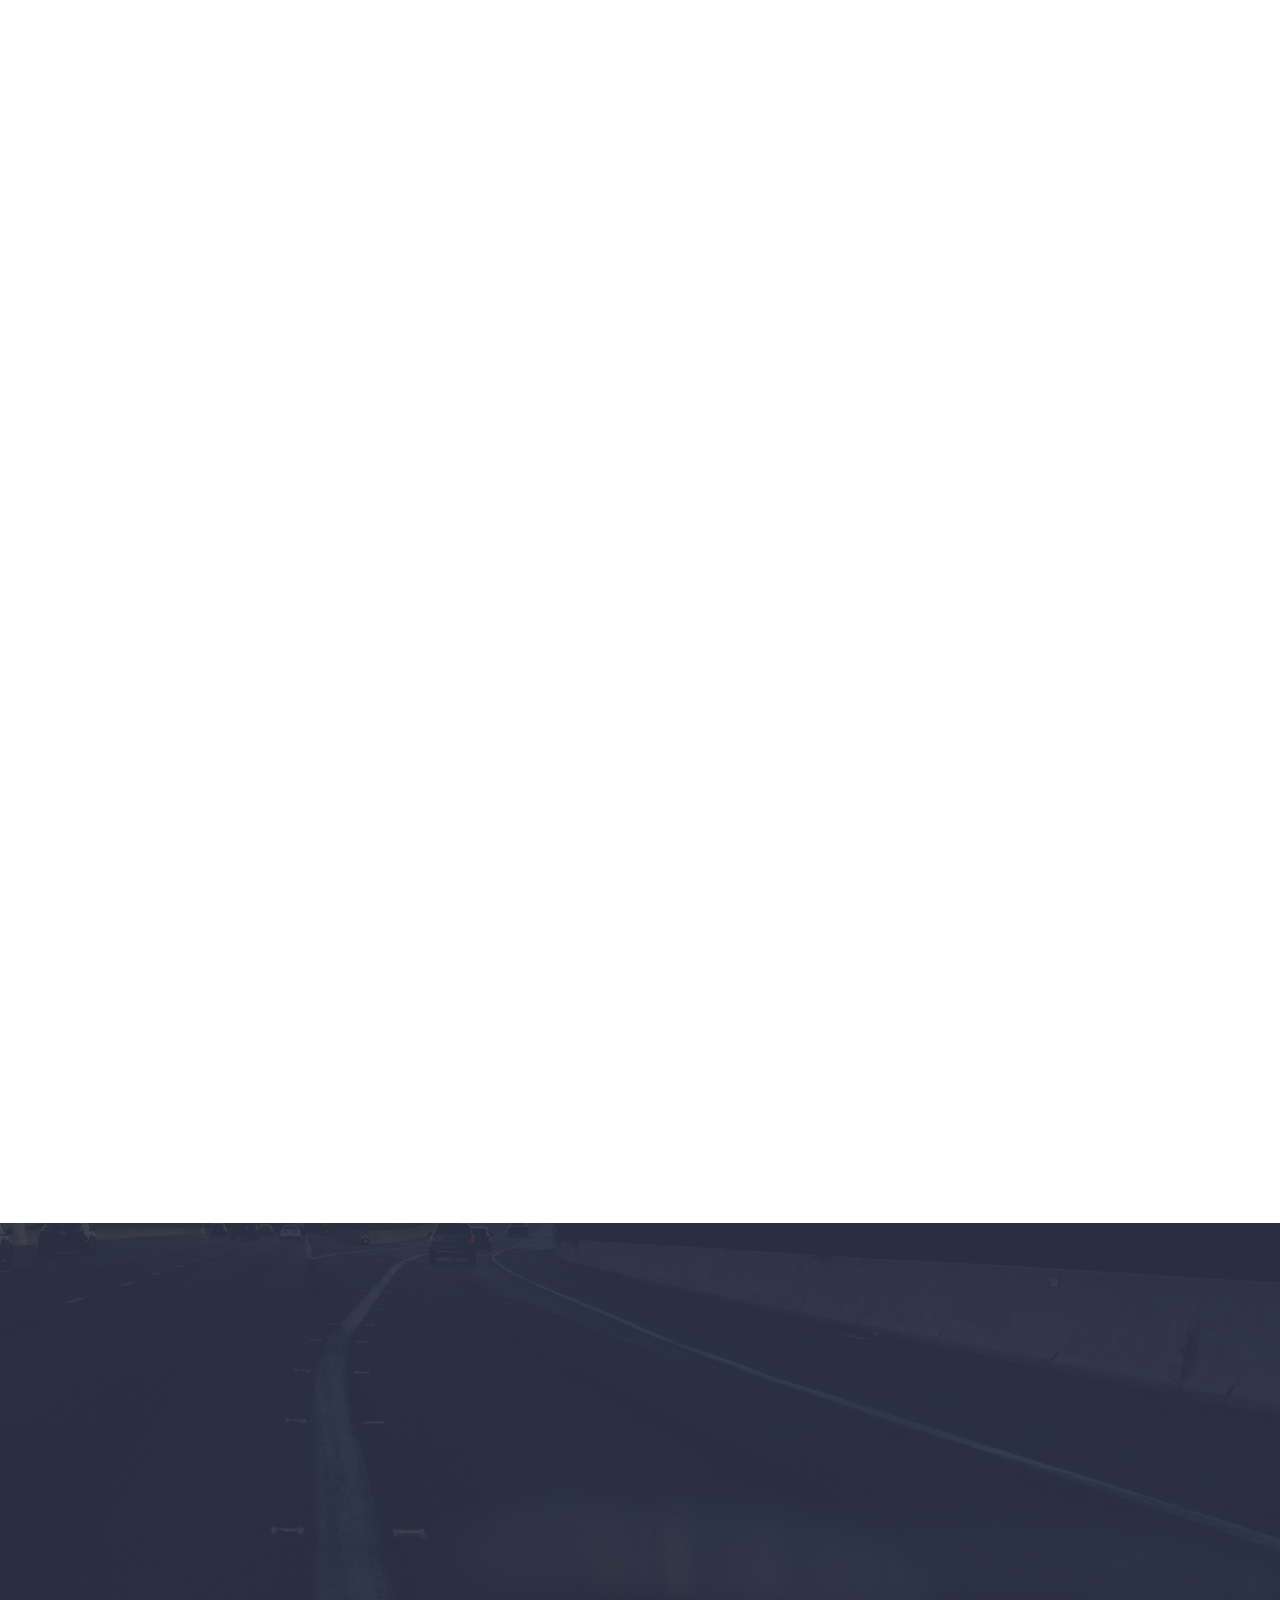
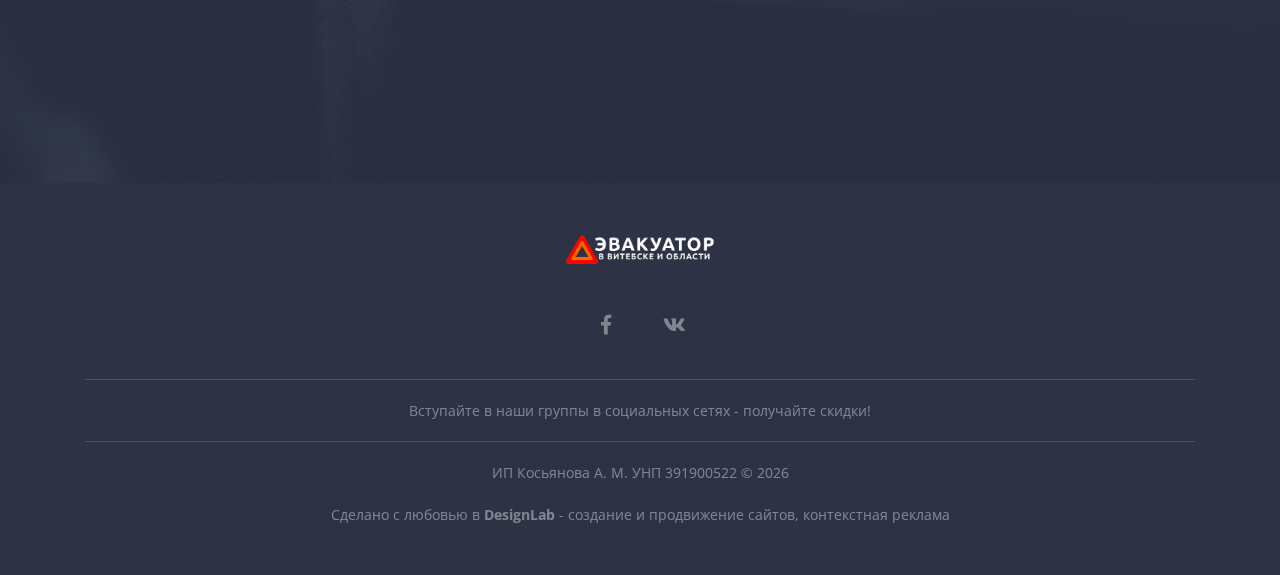
<file: legkovoj-evakuator.html>
<!DOCTYPE html><html lang="en"><head><meta charset="utf-8"><meta name="viewport" content="width=device-width, initial-scale=1.0"><title>Легковой эвакуатор в Витебске — дёшево! 8029 2191822</title><link href="lib/bootstrap/css/bootstrap.css" rel="stylesheet"><link href="lib/bootstrap-datetimepicker/css/bootstrap-datetimepicker.min.css" rel="stylesheet"><link href="lib/owl-carousel/owl.css" rel="stylesheet"><link href="lib/Swiper/css/swiper.min.css" rel="stylesheet"><link href="lib/owl-carousel/assets/owl.carousel.min.css" rel="stylesheet"><link href="lib/vegas/vegas.min.css" rel="stylesheet"><link href="lib/Magnific-Popup/magnific-popup.css" rel="stylesheet"><link href="lib/sweetalert/sweetalert2.min.css" rel="stylesheet"><link href="lib/materialize-parallax/materialize-parallax.css" rel="stylesheet"><link href="fonts/fontawesome-all.min.css" rel="stylesheet"><link href="fonts/pe-icon-7-stroke.css" rel="stylesheet"><link href="fonts/et-line-font.css" rel="stylesheet"><link href="css/animate.css" rel="stylesheet"><link href="css/main.css" rel="stylesheet"><link href="css/rgen-grids.css" rel="stylesheet"><link href="css/helper.css" rel="stylesheet"><link href="css/responsive.css" rel="stylesheet"><link href="css/themes/default.css" rel="stylesheet"><link href="css/template-custom.css" rel="stylesheet"><link rel="icon" href="images/favicons/favicon.ico"><link rel="apple-touch-icon" href="images/favicons/apple-touch-icon.png"><link rel="apple-touch-icon" sizes="72x72" href="images/favicons/apple-touch-icon-72x72.png"><link rel="apple-touch-icon" sizes="114x114" href="images/favicons/apple-touch-icon-114x114.png"><link rel="stylesheet" href="css/novi.css"><!--[if lt IE 9]><script src="js/html5shiv.js"></script><script src="js/respond.min.js"></script><![endif]--><!--[if IE 9 ]><script src="js/ie-matchmedia.js"></script><![endif]--><meta name="keywords" content="вконтакте эвакуатор, вызвать эвакуатор, грузовой эвакуатор, грузовой эвакуатор витебск, заказать эвакуатор, номер эвакуатора, услуги эвакуатора, услуги эвакуатора цена, эвакуатор, эвакуатор в контакте витебск, эвакуатор беларусь, эвакуатор витебск, эвакуатор витебск вконтакте, эвакуатор витебск дешево, эвакуатор дешево, эвакуатор контакт, эвакуатор машин, эвакуатор цена"><meta name="description" content="Легковой эвакуатор в Витебске — автопомощь и круглосуточная надёжная эвакуация вашего автомобиля. Узнай цену на услуги эвакуатора машин — звони! 8029 2191822"><link rel="icon" type="image/x-icon" href="images/favicon.png"></head><body><div class="page-loader"><b class="spinner"></b></div><div id="page" data-linkscroll="y"><header class="main-head dark" data-bgcolor="rgba(45, 51, 69, 1)"><div class="container"><div class="row gt0 align-items-center head-row" data-rgen-sm="h-reset"></div></div></header><header class="main-head dark" data-bgcolor="rgba(45, 51, 69, 1)"><div class="container"><div class="row gt0 align-items-center head-row" data-rgen-sm="h-reset"><div class="col-md-3 pos-rel"><a class="nav-handle" data-nav=".m-content" data-navopen="pe-7s-more" data-navclose="pe-7s-close"><i class="pe-7s-more"></i></a><div class="header-logo-wrp"><a class="header-logo pd-tb-small" href="index.html"><img src="images/evacuator-logo.png" alt="Brand logo"></a></div></div><div class="col-md-9 align-r m-content"><ul class="row gt20 justify-content-md-end mr-0 align-items-center"><li class="col-md-auto"><nav class="menu-wrp align-l"><ul class="menu"><li class="menu-item"><a href="index.html">Главная</a></li><li class="menu-item"><a href="uslugi.html">Услуги</a></li><li class="menu-item"><a href="evakuator-otzyvy.html">Отзывы</a></li><li class="menu-item"><a href="evakuator-kontakty.html">Контакты</a></li></ul></nav></li><li class="col-md-auto" data-rgen-sm="pd-0 pd-t-10 align-c"><a href="tel:+375292191822" target="_blank" class="btn btn-default solid mini"><i class="fas fa-phone mr-r-4"></i>+375 (29) 2191822</a></li></ul></div></div></div></header><section class="pos-rel pd-tb-large" data-rgen-sm="pd-tb-small align-c" data-rgen-md="pd-b-0" id="home" data-bgcolor="#F7F6F3"><div class="container"><div class="w50" data-animate-in="fadeInLeft"><h1 class="title large txt-upper bold-5" data-rgen-sm="medium">Легковой эвакуатор в витебске</h1><hr><h2 class="title-sub" data-rgen-sm="small">Услуги&nbsp;автопомощи и круглосуточная надёжная эвакуация вашего легкового&nbsp;автомобиля</h2><a href="tel:+375292191822" class="btn btn-default solid large" data-rgen-sm="medium">+375 (29) 219-18-22</a></div></div><!-- // END : container //  --><!--   =================================   = Background holder   =================================   --><div class="bg-holder full-wh z0"><!-- Overlay --><b data-bgholder="overlay" class="full-wh z5" data-bgcolor="rgba(255, 255, 255, 0.2)"></b><!-- Background video --><div data-bgholder="video" class="videobg z4 full-wh"></div><!-- bg slider --><div data-bgholder="slider" class="full-wh z3" data-rgen-sm="h100"><div class="bgslider full-wh"></div></div><!-- Parallax image --><div data-bgholder="parallax" class="full-wh z2" data-parallax-img="images/avtoevacuator-6-1376x788.jpg"></div><!-- Background image --><b data-bgholder="bg-img" class="full-wh bg-cover bg-cc z1"></b></div></section><section class="pd-tb-small bg-white" data-rgen-sm="pd-tb-small"><div class="container small" data-rgen-sm="align-c"><div class="row gt20 middle-md"><div class="col-md-7 offset-md-1 last-md" data-animate-in="fadeInRight"><img src="images/uslugi-evakuatora-02.jpg" data-rgen-sm="mr-b-30" alt="phone image"></div><!-- // END : column //  --><div class="col-md-4" data-animate-in="fadeInLeft"><h2 class="title f-2 bold-1 mr-b-mini" data-rgen-sm="medium">Эвакуация легкового&nbsp;транспорта</h2><p class=""><strong><a href="index.html">Эвакуаторы в Витебске</a></strong> предоставляются в любой район, в любое время суток. <br>Для заказа эвакуатора нам необходимы данные о вашем месторасположении и габаритах транспортного средства. <strong>Эвакуатор легковых автомобилей</strong> подбирается индивидуально в каждом отдельном случае, в зависимости от типа транспорта.</p></div><!-- // END : column //  --></div><!-- // END : row //  --></div><!-- ================================= = Background holder ================================= --><div class="bg-holder full-wh z0"><!-- Overlay --><b data-bgholder="overlay" class="full-wh z5" data-bgcolor="rgba(45, 51, 69, 0)"></b><!-- Parallax image --><div data-bgholder="parallax" class="full-wh z2"></div><!-- Background image --><b data-bgholder="bg-img" class="full-wh bg-cover bg-cc z1"></b></div></section><section class="pd-tb-small" data-rgen-sm="pd-tb-small"><div class="container small" data-rgen-sm="align-c"><div class="row gt20 middle-md"><div class="col-md-7" data-animate-in="fadeInLeft"><img src="images/uslugi-evakuatora-03.jpg" data-rgen-sm="mr-b-30" alt="phone image"></div><!-- // END : column //  --><div class="col-md-4 offset-md-1" data-animate-in="fadeInRight"><h2 class="title f-2 bold-1 mr-b-mini" data-rgen-sm="medium">Наши преимущества</h2><p class=""><strong></strong>Работая в области эвакуации автомобилей на протяжении 10 лет, мы смогли значительно усовершенствовать наш сервис и сделать его максимально удобным для наших клиентов.<br>Широкая география обслуживания. Мы&nbsp;работаем не только в Витебске, но и по всей области, а также при необходимости оказываем услуги перевозки транспортных средств в другие города.</p></div><!-- // END : column //  --></div><!-- // END : row //  --></div><!-- ================================= = Background holder ================================= --><div class="bg-holder full-wh z0"><!-- Overlay --><b data-bgholder="overlay" class="full-wh z5" data-bgcolor="rgba(45, 51, 69, 0)"></b><!-- Parallax image --><div data-bgholder="parallax" class="full-wh z2"></div><!-- Background image --><b data-bgholder="bg-img" class="full-wh bg-cover bg-cc z1"></b></div></section><section class="pd-tb-small bg-white" data-rgen-sm="pd-tb-small"><div class="container small" data-rgen-sm="align-c"><div class="row gt20 middle-md"><div class="col-md-7 offset-md-1 last-md" data-animate-in="fadeInRight"><img src="images/uslugi-evakuatora-04.jpg" data-rgen-sm="mr-b-30" alt="phone image"></div><!-- // END : column //  --><div class="col-md-4" data-animate-in="fadeInLeft"><h2 class="title f-2 bold-1 mr-b-mini" data-rgen-sm="medium">Когда может понадобиться легковой&nbsp;эвакуатор в Витебске?</h2><p>Услуги эвакуатора могут потребоваться в следующих случаях:<br>-&nbsp;При поломке автомобиля и невозможности его самостоятельного передвижения<br>-&nbsp;&nbsp;В результате ДТП, если в результате столкновения нарушена целостность кузова, повреждены ходовые качества авто<br>-&nbsp;Отсутствие топлива и дальнее расстояние до автозаправки<br>-&nbsp;Вынужденная перевозка транспортного средства на дальнее расстояние<br>-&nbsp;&nbsp;Необходимость отвезти автомобиль на штрафстоянку<br></p></div><!-- // END : column //  --></div><!-- // END : row //  --></div><!-- ================================= = Background holder ================================= --><div class="bg-holder full-wh z0"><!-- Overlay --><b data-bgholder="overlay" class="full-wh z5" data-bgcolor="rgba(45, 51, 69, 0)"></b><!-- Parallax image --><div data-bgholder="parallax" class="full-wh z2"></div><!-- Background image --><b data-bgholder="bg-img" class="full-wh bg-cover bg-cc z1"></b></div></section><section class="pd-tb-medium bg-default" data-rgen-sm="pd-tb-medium"><div class="container small typo-light align-c"><div class="w75 mr-auto" data-animate-in="fadeInUp"><h2 class="title mr-b-mini" data-rgen-sm="medium">Закажите эвакуатор прямо сейчас!</h2><p class="fs16 mr-b-mini">Передайте оператору все необходимые данные: <br>Марка, модель и вес автомобиля. <br>Откуда забирать автомобиль и куда транспортировать</p><a href="tel:+375292191822" class="btn btn-default solid">+375 (29) 2191822</a></div></div><!-- // END : Container //  --><!--   =================================   = Background holder   =================================   --><div class="bg-holder full-wh z0"><!-- Overlay --><b data-bgholder="overlay" class="full-wh z5" data-bgcolor="rgba(45, 51, 69, 0.9)"></b><!-- Parallax image --><div data-bgholder="parallax" class="full-wh z2" data-parallax-img="images/jose-fontano-invggqr-3.jpg"></div><!-- Background image --><b data-bgholder="bg-img" data-bg="images/jose-fontano-invggqr-2.jpg" class="full-wh bg-cover bg-cc z1"></b></div></section><footer class="pos-rel pd-tb-mini bg-dark" data-rgen-sm="pd-tb-mini"><div class="container typo-light align-c"><p data-animate-in="fadeIn" style="animation-delay: 0s;" class="animated fadeIn full-visible"><a href="#" class="inline-block max-px-w150"><img src="images/evacuator-logo-1.png" class="max-px-w140" alt="logo"></a></p><p class="op-04 animated fadeIn full-visible" data-animate-in="fadeIn|0.1" style="animation-delay: 0.1s;"><a href="https://www.facebook.com/groups/evacuator.v.vitebske/" target="_blank" class="sq60 fs20 mr-4 rd-4 iconbox btn-white"><i class="fab fa-facebook-f"></i></a><a href="https://vk.com/evacuator_v_vitebske" target="_blank" class="sq60 fs20 mr-4 rd-4 iconbox btn-white"><i class="fab fa-vk"></i></a></p><hr class="light"><p class="op-04">Вступайте в наши группы в социальных сетях - получайте скидки!</p><hr class="light"><p class="mr-0 op-04"><a href="/" target="_blank">ИП Косьянова А. М. УНП 391900522</a> © <span class="copyright-year">2020 </span></p><br><p class="mr-0 op-04">Сделано с любовью в <a target="_blank" href="https://designlab.su/"><strong>DesignLab</strong></a> - создание и продвижение сайтов, <a target="_blank" href="https://designlab.su/kontekstnaya-reklama">контекстная реклама</a></p></div><div class="bg-holder full-wh z0"><b data-bgholder="overlay" class="full-wh z5" data-bgcolor="rgba(45, 51, 69, 0)"></b><div data-bgholder="parallax" class="full-wh z2"></div><b data-bgholder="bg-img" class="full-wh bg-cover bg-cc z1"></b></div></footer></div><script src="js/webfonts.js" type="text/javascript"></script><script src="lib/jquery/jquery-3.3.1.min.js" type="text/javascript"></script><script src="lib/jquery/jquery-migrate-3.0.0.min.js" type="text/javascript"></script><script src="lib/jquery/popper.min.js" type="text/javascript"></script><script src="lib/bootstrap/js/bootstrap.min.js" type="text/javascript"></script><script src="lib/jquery-smooth-scroll/jquery.smooth-scroll.min.js" type="text/javascript"></script><script src="lib/jQuery-viewport-checker/jquery.viewportchecker.min.js" type="text/javascript"></script><script src="lib/Swiper/js/swiper.min.js" type="text/javascript"></script><script src="lib/owl-carousel/owl.js" type="text/javascript"></script><script src="lib/Magnific-Popup/jquery.magnific-popup.min.js" type="text/javascript"></script><script src="lib/isotope/imagesloaded.pkgd.min.js" type="text/javascript"></script><script src="lib/isotope/isotope.pkgd.min.js" type="text/javascript"></script><script src="lib/isotope/packery-mode.pkgd.min.js" type="text/javascript"></script><script src="lib/sweetalert/sweetalert2.min.js" type="text/javascript"></script><script src="lib/jquery-validation/jquery.validate.min.js" type="text/javascript"></script><script src="lib/youtubebackground/jquery.youtubebackground.js" type="text/javascript"></script><script src="lib/Vide/jquery.vide.min.js" type="text/javascript"></script><script src="lib/vegas/vegas.min.js" type="text/javascript"></script><script src="lib/materialize-parallax/materialize-parallax.js" type="text/javascript"></script><script src="lib/countUp/countUp.js" type="text/javascript"></script><script src="lib/stellar/jquery.stellar.min.js" type="text/javascript"></script><script src="js/enquire.min.js" type="text/javascript"></script><script src="js/main.js"></script></body></html>
</file>
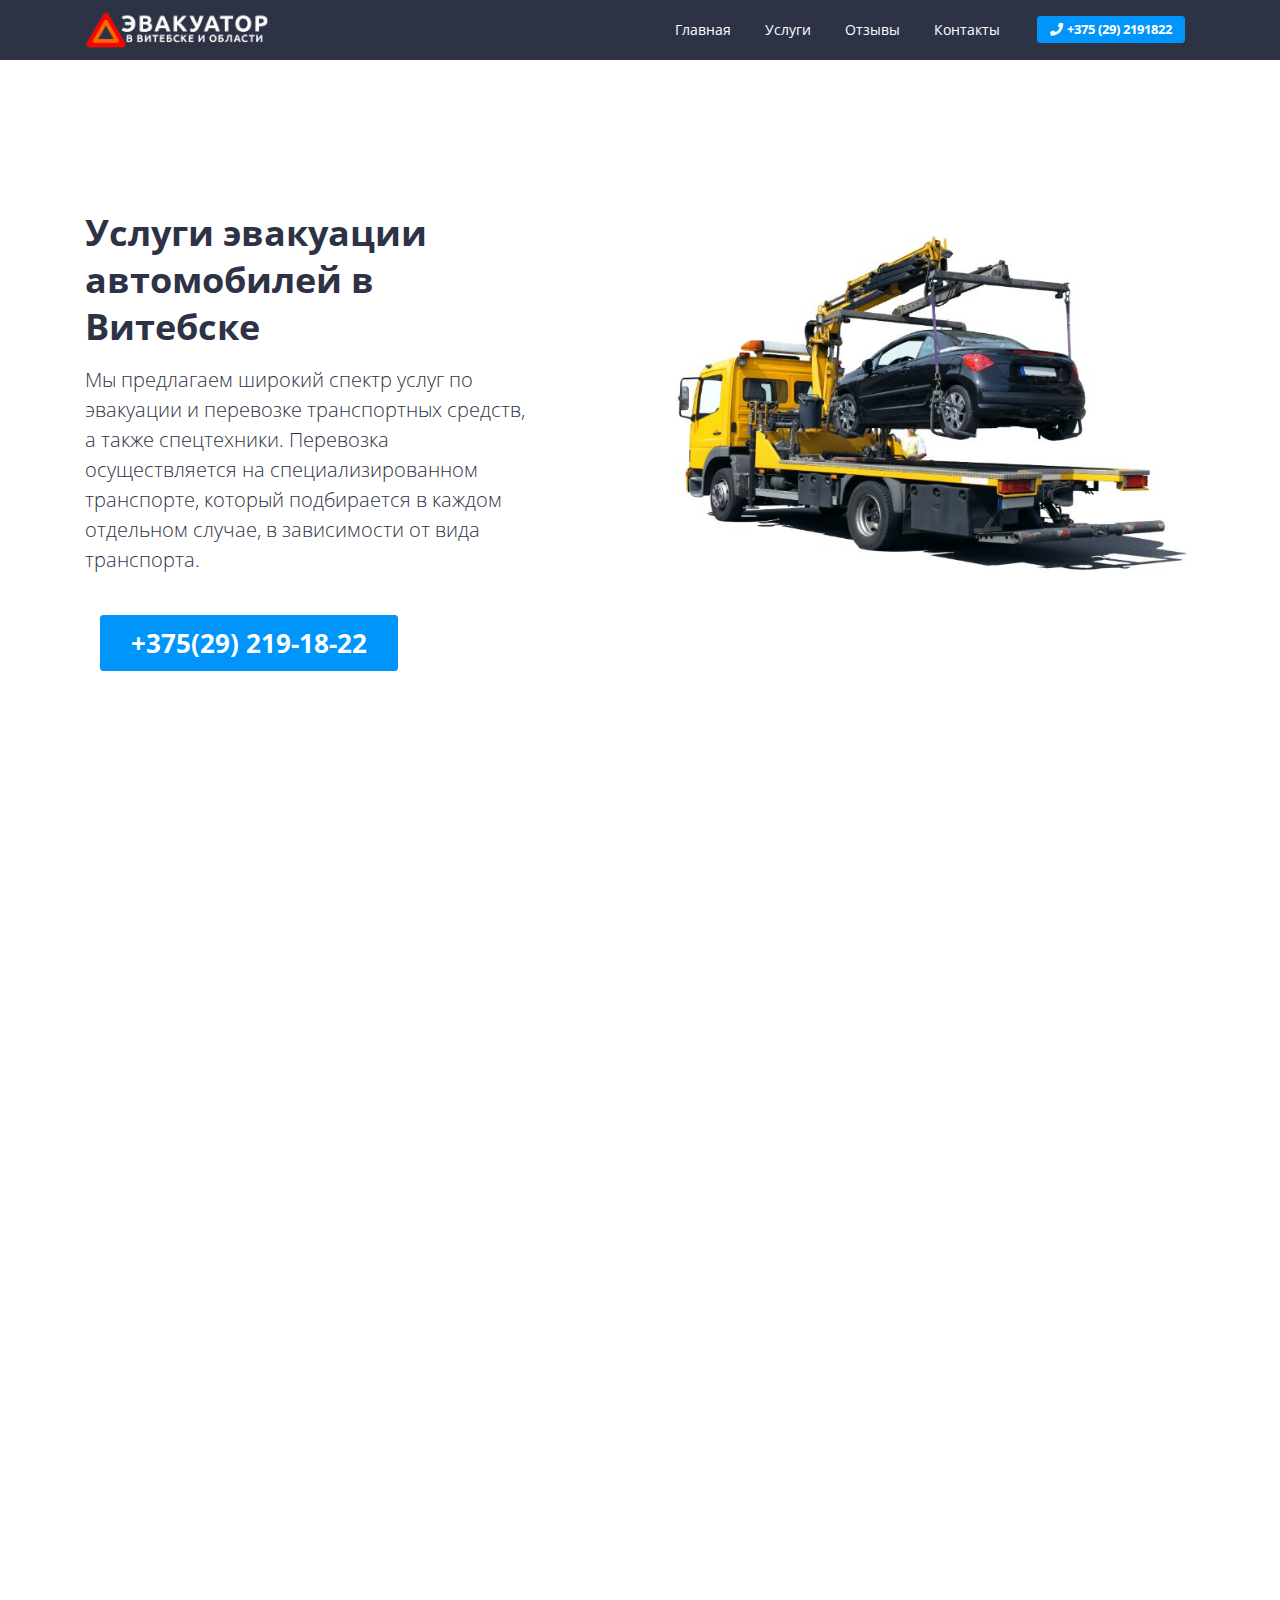
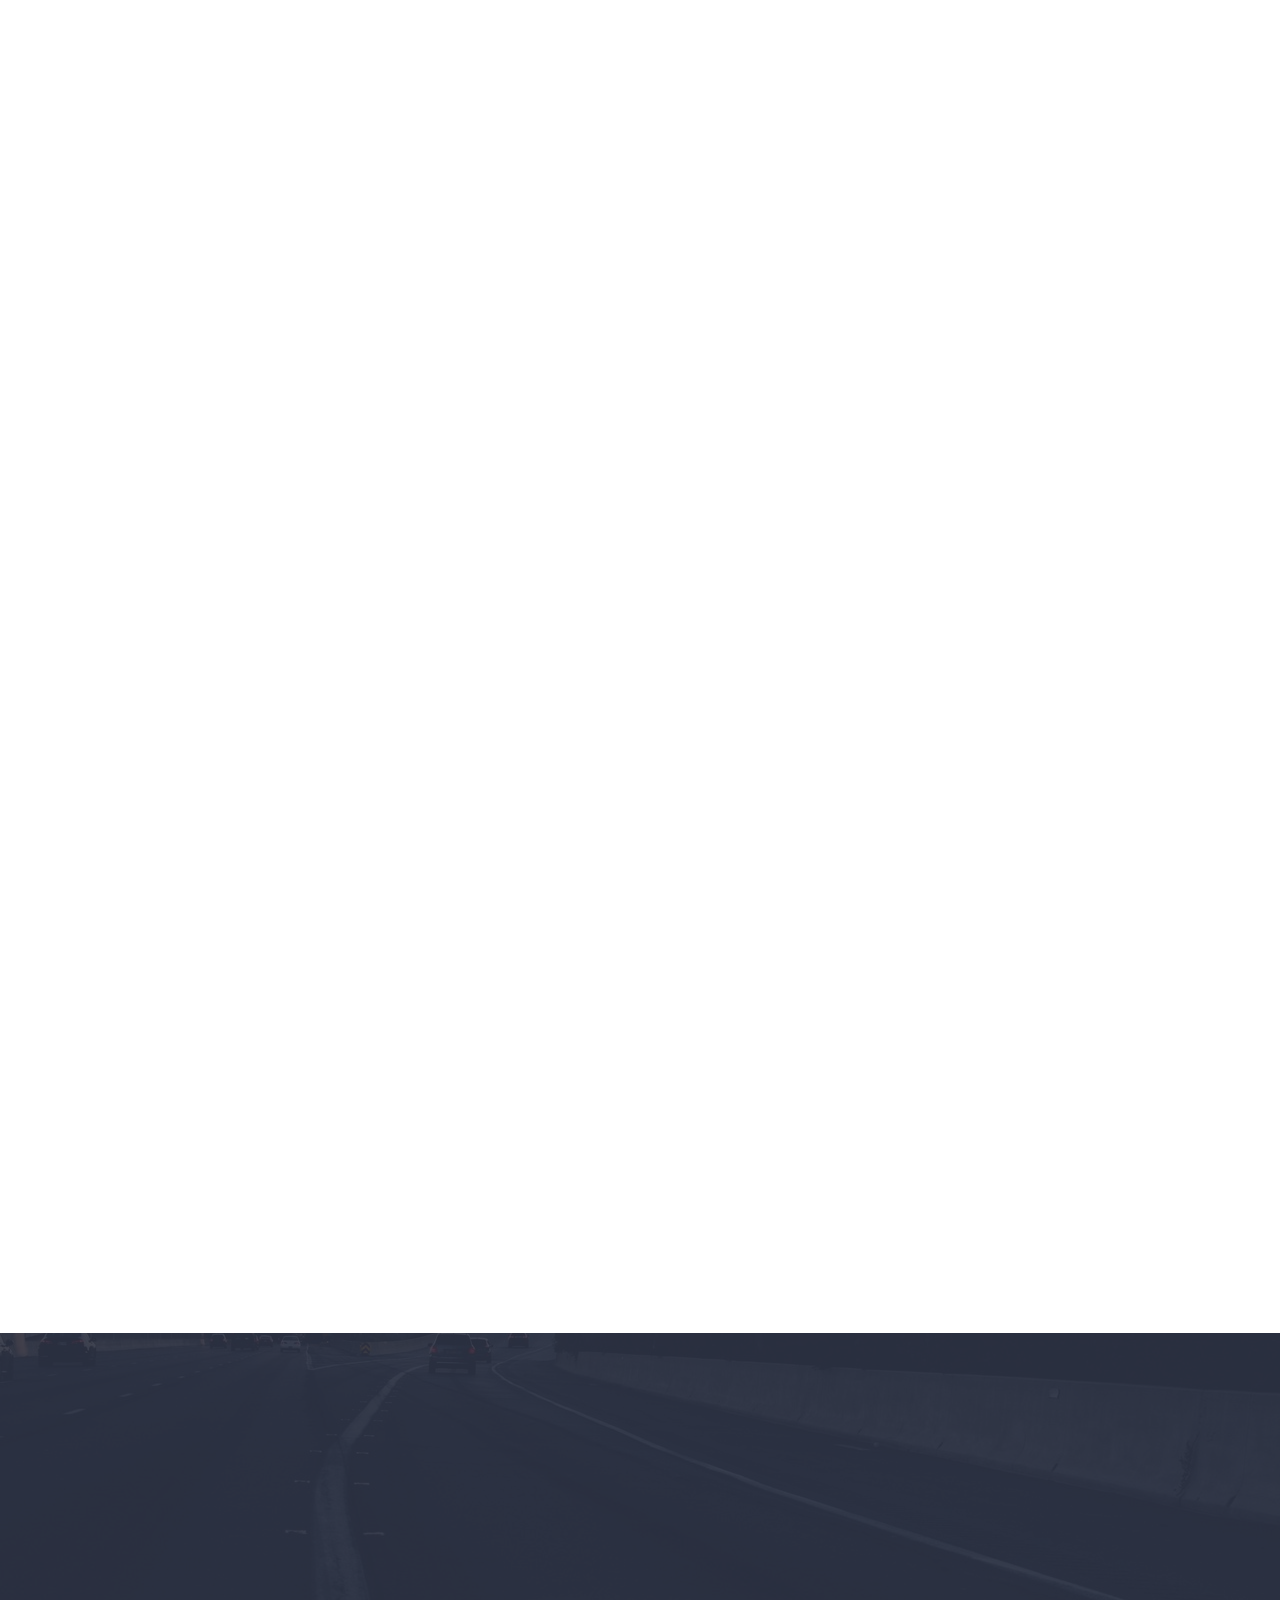
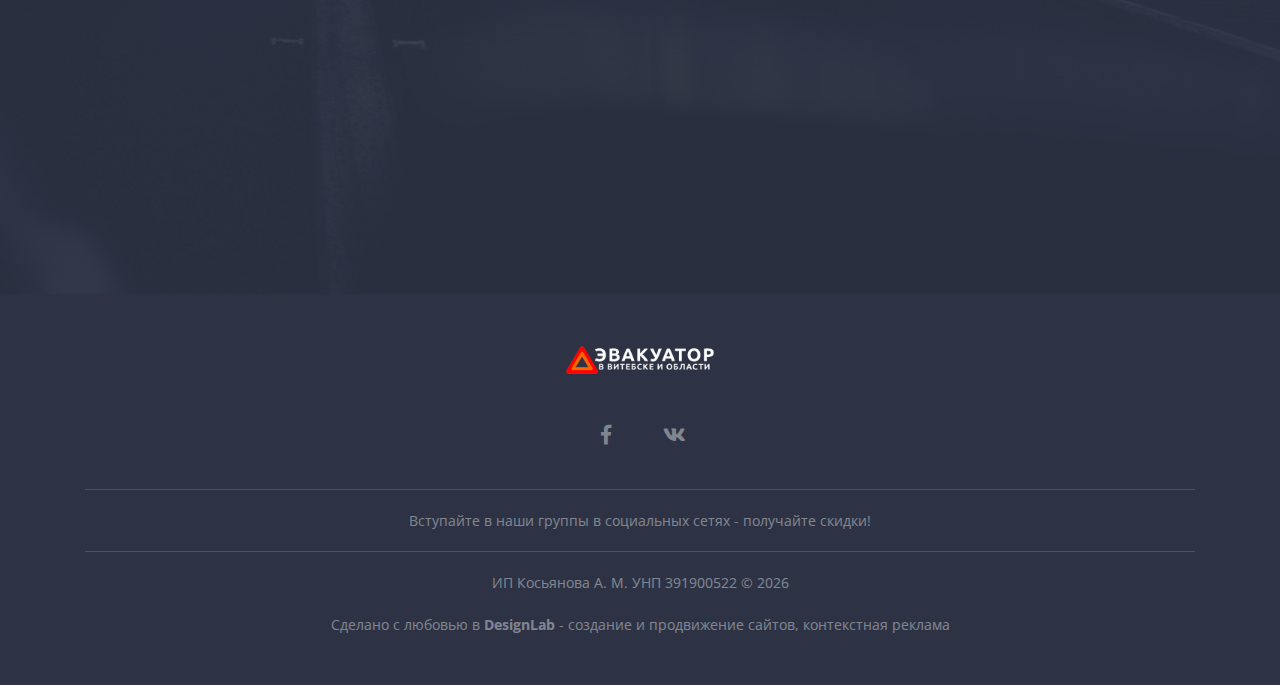
<file: uslugi.html>
<!DOCTYPE html><html lang="en"><head><meta charset="utf-8"><meta name="viewport" content="width=device-width, initial-scale=1.0"><title>Услуги эвакуации автомобилей в Витебске: 80292191822</title><link href="lib/bootstrap/css/bootstrap.css" rel="stylesheet"><link href="lib/bootstrap-datetimepicker/css/bootstrap-datetimepicker.min.css" rel="stylesheet"><link href="lib/owl-carousel/owl.css" rel="stylesheet"><link href="lib/Swiper/css/swiper.min.css" rel="stylesheet"><link href="lib/owl-carousel/assets/owl.carousel.min.css" rel="stylesheet"><link href="lib/vegas/vegas.min.css" rel="stylesheet"><link href="lib/Magnific-Popup/magnific-popup.css" rel="stylesheet"><link href="lib/sweetalert/sweetalert2.min.css" rel="stylesheet"><link href="lib/materialize-parallax/materialize-parallax.css" rel="stylesheet"><link href="fonts/fontawesome-all.min.css" rel="stylesheet"><link href="fonts/pe-icon-7-stroke.css" rel="stylesheet"><link href="fonts/et-line-font.css" rel="stylesheet"><link href="css/animate.css" rel="stylesheet"><link href="css/main.css" rel="stylesheet"><link href="css/rgen-grids.css" rel="stylesheet"><link href="css/helper.css" rel="stylesheet"><link href="css/responsive.css" rel="stylesheet"><link href="css/themes/default.css" rel="stylesheet"><link href="css/template-custom.css" rel="stylesheet"><link rel="icon" href="images/favicons/favicon.ico"><link rel="apple-touch-icon" href="images/favicons/apple-touch-icon.png"><link rel="apple-touch-icon" sizes="72x72" href="images/favicons/apple-touch-icon-72x72.png"><link rel="apple-touch-icon" sizes="114x114" href="images/favicons/apple-touch-icon-114x114.png"><link rel="stylesheet" href="css/novi.css"><!--[if lt IE 9]><script src="js/html5shiv.js"></script><script src="js/respond.min.js"></script><![endif]--><!--[if IE 9 ]><script src="js/ie-matchmedia.js"></script><![endif]--><meta name="keywords" content="вконтакте эвакуатор, вызвать эвакуатор, грузовой эвакуатор, грузовой эвакуатор витебск, заказать эвакуатор, номер эвакуатора, услуги эвакуатора, услуги эвакуатора цена, эвакуатор, эвакуатор в контакте витебск, эвакуатор беларусь, эвакуатор витебск, эвакуатор витебск вконтакте, эвакуатор витебск дешево, эвакуатор дешево, эвакуатор контакт, эвакуатор машин, эвакуатор цена"><meta name="description" content="Услуги эвакуатора в Витебске — автопомощь и круглосуточная надёжная эвакуация вашего автомобиля. Узнай цену на услуги эвакуатора машин — звони! 8029 2191822"><link rel="icon" type="image/x-icon" href="images/favicon.png"></head><body><div class="page-loader"><b class="spinner"></b></div><div id="page" data-linkscroll="y"><header class="main-head dark" data-bgcolor="rgba(45, 51, 69, 1)"><div class="container"><div class="row gt0 align-items-center head-row" data-rgen-sm="h-reset"></div></div></header><header class="main-head dark" data-bgcolor="rgba(45, 51, 69, 1)"><div class="container"><div class="row gt0 align-items-center head-row" data-rgen-sm="h-reset"><div class="col-md-3 pos-rel"><a class="nav-handle" data-nav=".m-content" data-navopen="pe-7s-more" data-navclose="pe-7s-close"><i class="pe-7s-more"></i></a><div class="header-logo-wrp"><a class="header-logo pd-tb-small" href="index.html"><img src="images/evacuator-logo.png" alt="Brand logo"></a></div></div><div class="col-md-9 align-r m-content"><ul class="row gt20 justify-content-md-end mr-0 align-items-center"><li class="col-md-auto"><nav class="menu-wrp align-l"><ul class="menu"><li class="menu-item"><a href="index.html">Главная</a></li><li class="menu-item"><a href="uslugi.html">Услуги</a></li><li class="menu-item"><a href="evakuator-otzyvy.html">Отзывы</a></li><li class="menu-item"><a href="evakuator-kontakty.html">Контакты</a></li></ul></nav></li><li class="col-md-auto" data-rgen-sm="pd-0 pd-t-10 align-c"><a href="tel:+375292191822" target="_blank" class="btn btn-default solid mini"><i class="fas fa-phone mr-r-4"></i>+375 (29) 2191822</a></li></ul></div></div></div></header><section class="pd-tb-medium pos-rel" data-rgen-sm="pd-tb-small"><div class="container"><div class="row gt20 mb20"><div class="col-md-6 last-md offset-md-1"><img src="images/uslugi-evakuatora.jpg" alt="Услуги эвакуации автомобилей в Витебске"></div><!-- // END : column //  --><div class="col-md-5"><h1 class="title" data-rgen-sm="medium">Услуги эвакуации автомобилей в Витебске</h1><p class="title-sub small" data-rgen-sm="small">Мы предлагаем широкий спектр услуг по эвакуации и перевозке транспортных средств, а также спецтехники. Перевозка осуществляется на специализированном транспорте, который подбирается в каждом отдельном случае, в зависимости от вида транспорта.<br></p><div class="col-md-5" data-animate-in="fadeInLeft"><a href="tel:+375292191822" class="btn btn-default solid large" data-rgen-sm="medium">+375(29) 219-18-22</a></div><!-- // END : row //  --></div><!-- // END : column //  --></div><!-- // END : row //  --></div><!-- ================================= = Background holder ================================= --><div class="bg-holder full-wh z0"><!-- Overlay --><b data-bgholder="overlay" class="full-wh z5" data-bgcolor="rgba(45, 51, 69, 0)"></b><!-- Parallax image --><div data-bgholder="parallax" class="full-wh z2"></div><!-- Background image --><b data-bgholder="bg-img" class="full-wh bg-cover bg-cc z1"></b></div></section><section class="pd-tb-small bg-white" data-rgen-sm="pd-tb-small"><div class="container small" data-rgen-sm="align-c"><div class="row gt20 middle-md"><div class="col-md-7 offset-md-1 last-md" data-animate-in="fadeInRight"><img src="images/uslugi-evakuatora-02.jpg" data-rgen-sm="mr-b-30" alt="phone image"></div><!-- // END : column //  --><div class="col-md-4" data-animate-in="fadeInLeft"><h2 class="title f-2 bold-1 mr-b-mini" data-rgen-sm="medium">Эвакуация транспорта</h2><p>Необходимость перевозки и эвакуации автотранспорта может возникнуть при самых разных обстоятельствах.<br><br>Данная услуга в большинстве случаев необходима в срочном порядке. Поэтому мы подаем эвакуатор не позднее 15 минут после вашего звонка. При этом будет подогнан эвакуатор, соответствующий типу транспорта, подлежащего перевозке.</p></div><!-- // END : column //  --></div><!-- // END : row //  --></div><!-- ================================= = Background holder ================================= --><div class="bg-holder full-wh z0"><!-- Overlay --><b data-bgholder="overlay" class="full-wh z5" data-bgcolor="rgba(45, 51, 69, 0)"></b><!-- Parallax image --><div data-bgholder="parallax" class="full-wh z2"></div><!-- Background image --><b data-bgholder="bg-img" class="full-wh bg-cover bg-cc z1"></b></div></section><section class="pd-tb-small" data-rgen-sm="pd-tb-small"><div class="container small" data-rgen-sm="align-c"><div class="row gt20 middle-md"><div class="col-md-7" data-animate-in="fadeInLeft"><img src="images/uslugi-evakuatora-03.jpg" data-rgen-sm="mr-b-30" alt="phone image"></div><!-- // END : column //  --><div class="col-md-4 offset-md-1" data-animate-in="fadeInRight"><h2 class="title f-2 bold-1 mr-b-mini" data-rgen-sm="medium">Эвакуатор в Витебске:<br>дёшево и надёжно<br>перевозим любую<br>технику</h2><p class="">В нашем автопарке имеется техника, позволяющая перевезти перевезти любой транспорт до 8 тонн:<br><br>-<strong><a href="legkovoj-evakuator.html">Легковой эвакуатор</a></strong>;<br>-<strong><a href="gruzovoj-evakuator.html">Грузовой эвакуатор</a></strong>;<br>-<strong><a href="evakuator-spectehniki.html" target="">Эвакуатор дорожной и специальной техники</a></strong>;<br>- <strong><a href="evakuator-vnedorozhnikov.html" target="">Эвакуатор джипов и внедорожников</a></strong>;<br>- <strong><a href="evakuator-mikroavtobusov.html" target="">Эвакуатор автобусов и микроавтобусов</a></strong>;<br>- <strong><a href="vnedorozhnyj-evakuator.html">Внедорожный эвакуатор автомобилей</a></strong><br></p></div><!-- // END : column //  --></div><!-- // END : row //  --></div><!-- ================================= = Background holder ================================= --><div class="bg-holder full-wh z0"><!-- Overlay --><b data-bgholder="overlay" class="full-wh z5" data-bgcolor="rgba(45, 51, 69, 0)"></b><!-- Parallax image --><div data-bgholder="parallax" class="full-wh z2"></div><!-- Background image --><b data-bgholder="bg-img" class="full-wh bg-cover bg-cc z1"></b></div></section><section class="pd-tb-small bg-white" data-rgen-sm="pd-tb-small"><div class="container small" data-rgen-sm="align-c"><div class="row gt20 middle-md"><div class="col-md-7 offset-md-1 last-md" data-animate-in="fadeInRight"><img src="images/uslugi-evakuatora-04.jpg" data-rgen-sm="mr-b-30" alt="phone image"></div><!-- // END : column //  --><div class="col-md-4" data-animate-in="fadeInLeft"><h2 class="title f-2 bold-1 mr-b-mini" data-rgen-sm="medium">Услуги для частных и юридических лиц</h2><p>Мы непрерывно повышаем качество сервиса и поддерживаем профессионализм наших сотрудников. На транспорте работают квалифицированные водители большим опытом. Это гарантирует сохранность ваших транспортных средств и спецтехники на всех этапах выполнения услуг: при погрузке, транспортировке и выгрузке на месте прибытия.</p></div><!-- // END : column //  --></div><!-- // END : row //  --></div><!-- ================================= = Background holder ================================= --><div class="bg-holder full-wh z0"><!-- Overlay --><b data-bgholder="overlay" class="full-wh z5" data-bgcolor="rgba(45, 51, 69, 0)"></b><!-- Parallax image --><div data-bgholder="parallax" class="full-wh z2"></div><!-- Background image --><b data-bgholder="bg-img" class="full-wh bg-cover bg-cc z1"></b></div></section><section class="pd-tb-medium bg-default" data-rgen-sm="pd-tb-medium"><div class="container small typo-light align-c"><div class="w75 mr-auto" data-animate-in="fadeInUp"><h2 class="title mr-b-mini" data-rgen-sm="medium">Закажите эвакуатор прямо сейчас!</h2><p class="fs16 mr-b-mini">Передайте оператору все необходимые данные: <br>Марка, модель и вес автомобиля. <br>Откуда забирать автомобиль и куда транспортировать</p><a href="tel:+375292191822" class="btn btn-default solid">+375 (29) 2191822</a></div></div><!-- // END : Container //  --><!--   =================================   = Background holder   =================================   --><div class="bg-holder full-wh z0"><!-- Overlay --><b data-bgholder="overlay" class="full-wh z5" data-bgcolor="rgba(45, 51, 69, 0.9)"></b><!-- Parallax image --><div data-bgholder="parallax" class="full-wh z2" data-parallax-img="images/jose-fontano-invggqr-3.jpg"></div><!-- Background image --><b data-bgholder="bg-img" data-bg="images/jose-fontano-invggqr-2.jpg" class="full-wh bg-cover bg-cc z1"></b></div></section><footer class="pos-rel pd-tb-mini bg-dark" data-rgen-sm="pd-tb-mini"><div class="container typo-light align-c"><p data-animate-in="fadeIn" style="animation-delay: 0s;" class="animated fadeIn full-visible"><a href="#" class="inline-block max-px-w150"><img src="images/evacuator-logo-1.png" class="max-px-w140" alt="logo"></a></p><p class="op-04 animated fadeIn full-visible" data-animate-in="fadeIn|0.1" style="animation-delay: 0.1s;"><a href="https://www.facebook.com/groups/evacuator.v.vitebske/" target="_blank" class="sq60 fs20 mr-4 rd-4 iconbox btn-white"><i class="fab fa-facebook-f"></i></a><a href="https://vk.com/evacuator_v_vitebske" target="_blank" class="sq60 fs20 mr-4 rd-4 iconbox btn-white"><i class="fab fa-vk"></i></a></p><hr class="light"><p class="op-04">Вступайте в наши группы в социальных сетях - получайте скидки!</p><hr class="light"><p class="mr-0 op-04"><a href="/" target="_blank">ИП Косьянова А. М. УНП 391900522</a> © <span class="copyright-year">2020 </span></p><br><p class="mr-0 op-04">Сделано с любовью в <a target="_blank" href="https://designlab.su/"><strong>DesignLab</strong></a> - создание и продвижение сайтов, <a target="_blank" href="https://designlab.su/kontekstnaya-reklama">контекстная реклама</a></p></div><div class="bg-holder full-wh z0"><b data-bgholder="overlay" class="full-wh z5" data-bgcolor="rgba(45, 51, 69, 0)"></b><div data-bgholder="parallax" class="full-wh z2"></div><b data-bgholder="bg-img" class="full-wh bg-cover bg-cc z1"></b></div></footer></div><script src="js/webfonts.js" type="text/javascript"></script><script src="lib/jquery/jquery-3.3.1.min.js" type="text/javascript"></script><script src="lib/jquery/jquery-migrate-3.0.0.min.js" type="text/javascript"></script><script src="lib/jquery/popper.min.js" type="text/javascript"></script><script src="lib/bootstrap/js/bootstrap.min.js" type="text/javascript"></script><script src="lib/jquery-smooth-scroll/jquery.smooth-scroll.min.js" type="text/javascript"></script><script src="lib/jQuery-viewport-checker/jquery.viewportchecker.min.js" type="text/javascript"></script><script src="lib/Swiper/js/swiper.min.js" type="text/javascript"></script><script src="lib/owl-carousel/owl.js" type="text/javascript"></script><script src="lib/Magnific-Popup/jquery.magnific-popup.min.js" type="text/javascript"></script><script src="lib/isotope/imagesloaded.pkgd.min.js" type="text/javascript"></script><script src="lib/isotope/isotope.pkgd.min.js" type="text/javascript"></script><script src="lib/isotope/packery-mode.pkgd.min.js" type="text/javascript"></script><script src="lib/sweetalert/sweetalert2.min.js" type="text/javascript"></script><script src="lib/jquery-validation/jquery.validate.min.js" type="text/javascript"></script><script src="lib/youtubebackground/jquery.youtubebackground.js" type="text/javascript"></script><script src="lib/Vide/jquery.vide.min.js" type="text/javascript"></script><script src="lib/vegas/vegas.min.js" type="text/javascript"></script><script src="lib/materialize-parallax/materialize-parallax.js" type="text/javascript"></script><script src="lib/countUp/countUp.js" type="text/javascript"></script><script src="lib/stellar/jquery.stellar.min.js" type="text/javascript"></script><script src="js/enquire.min.js" type="text/javascript"></script><script src="js/main.js"></script></body></html>
</file>
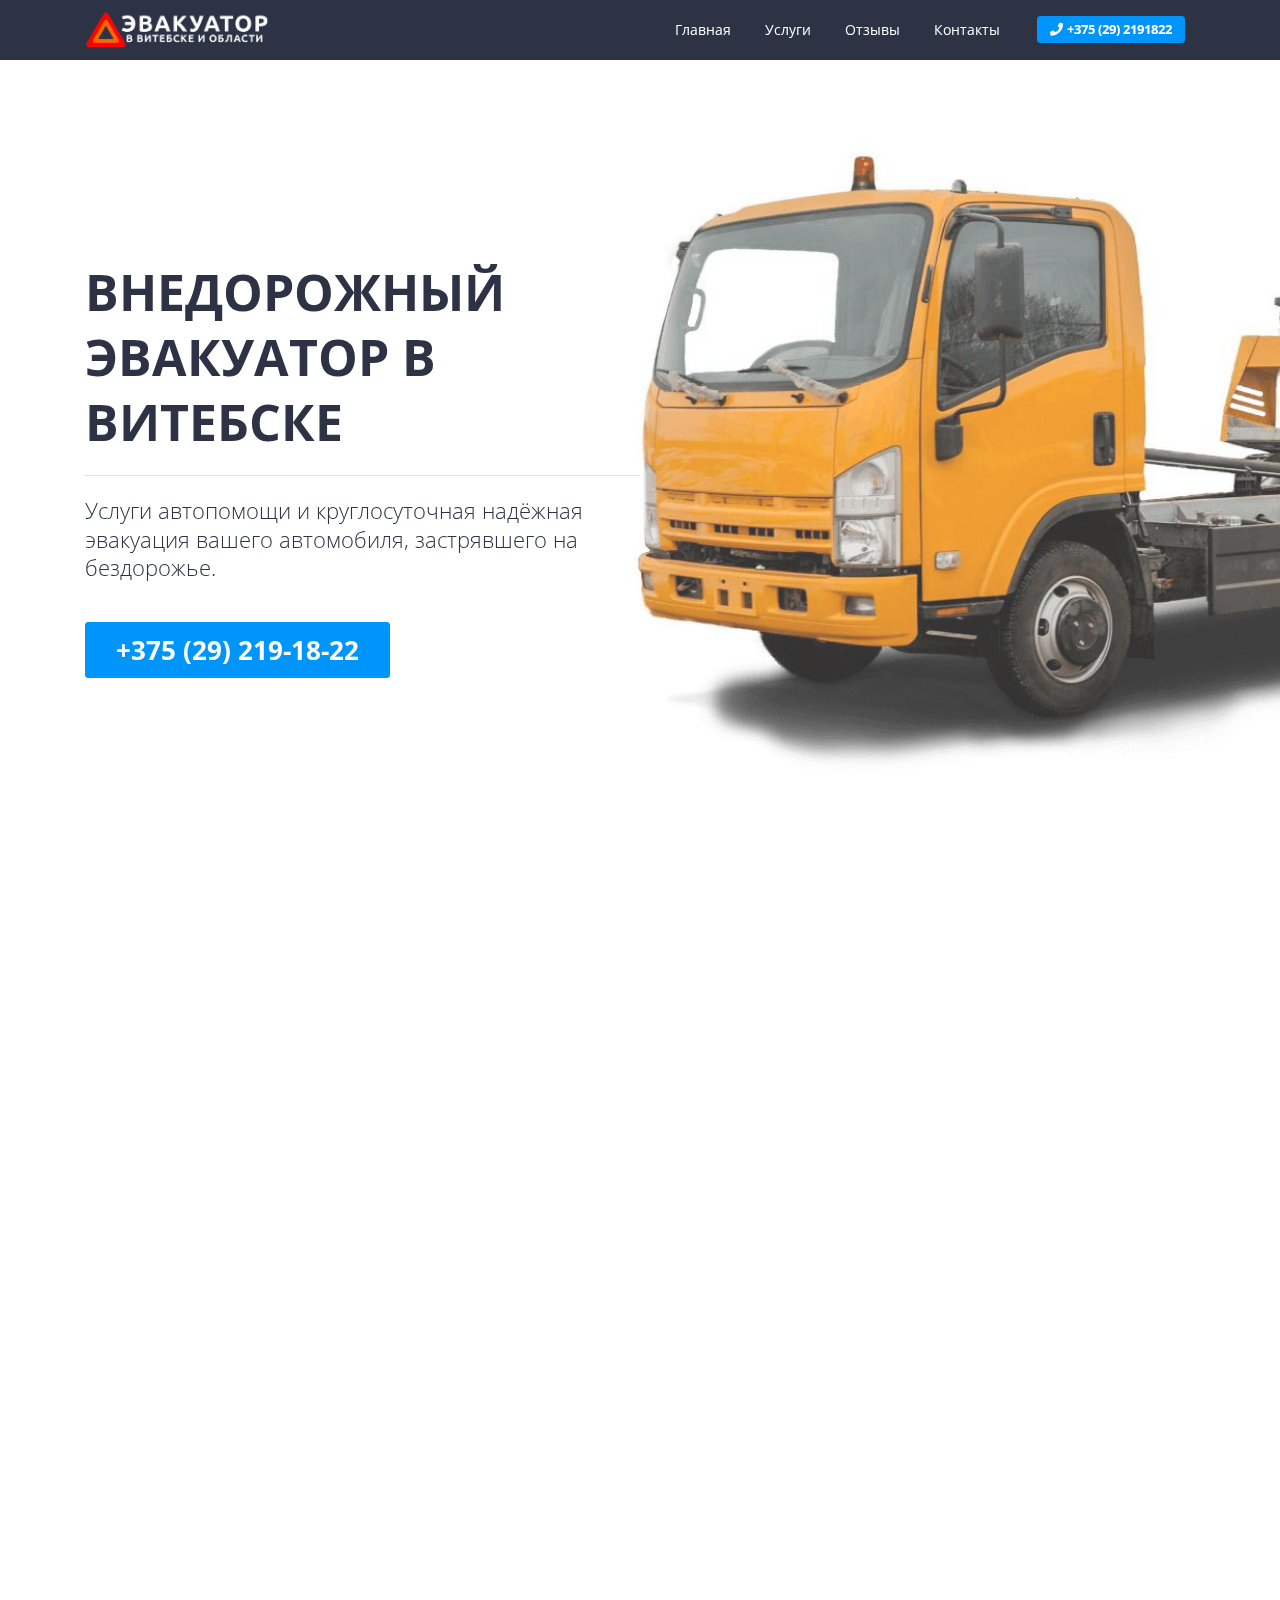
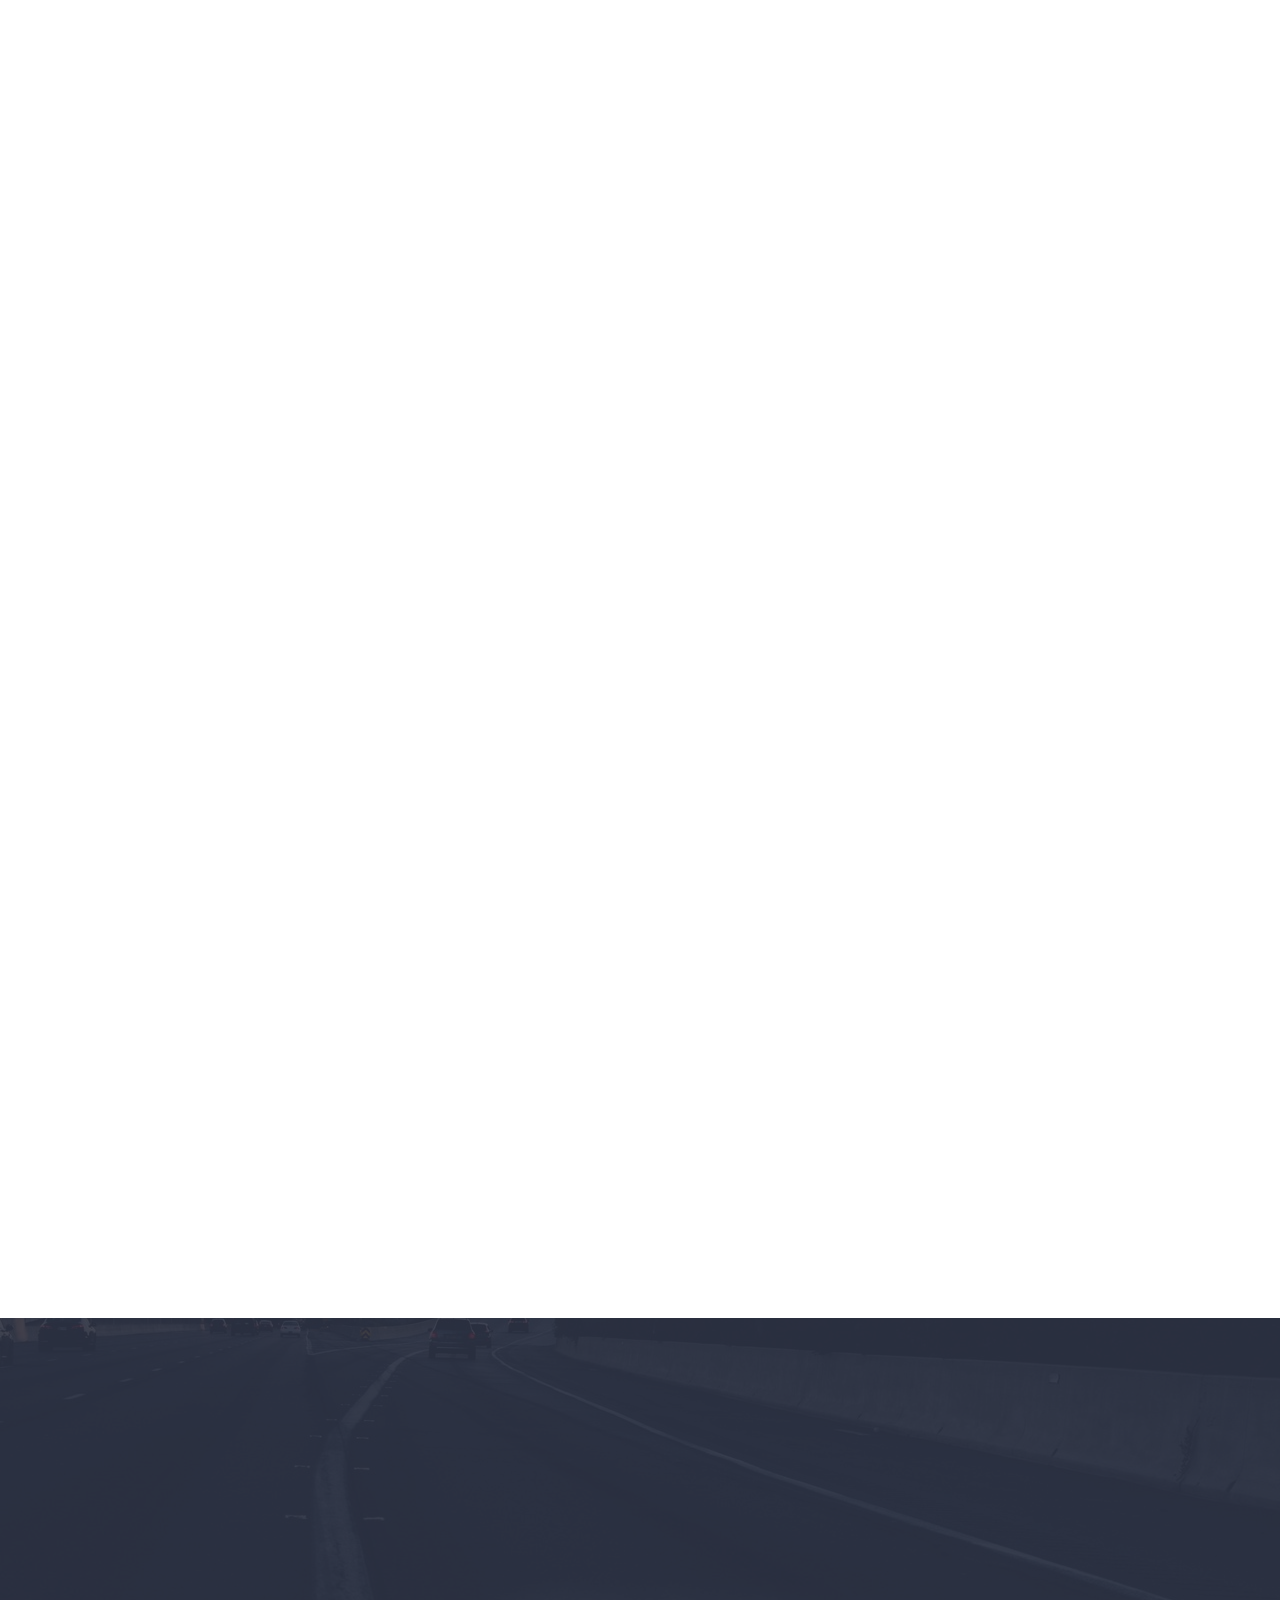
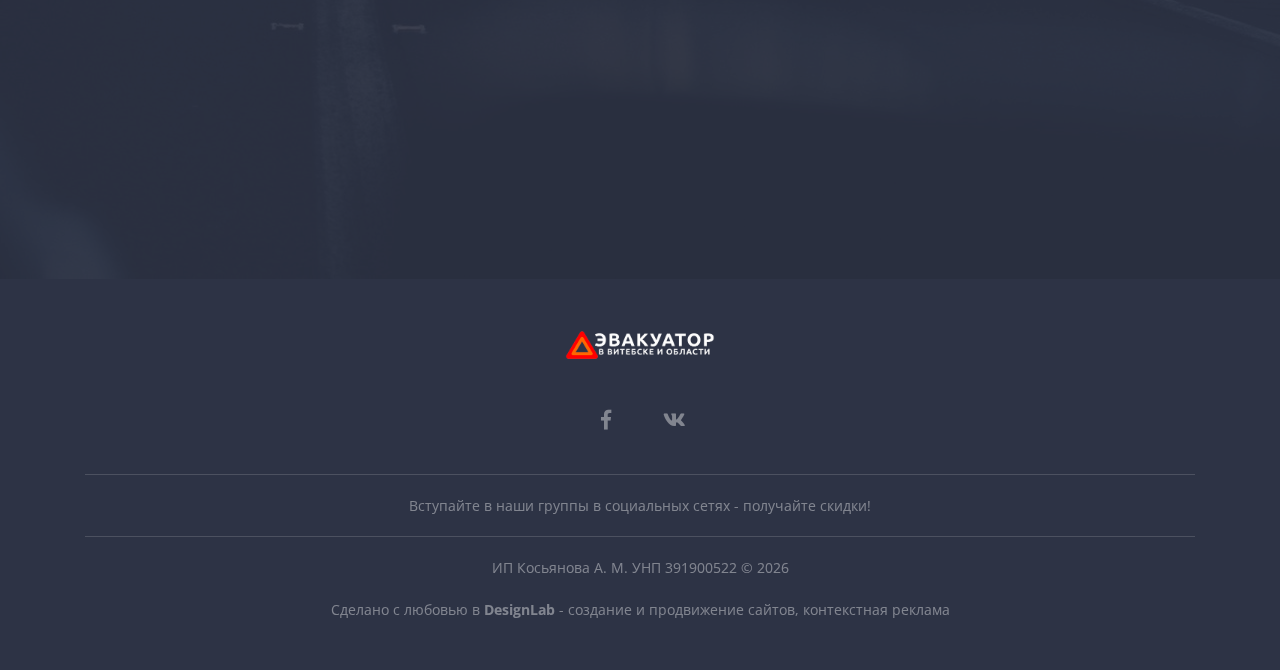
<file: vnedorozhnyj-evakuator.html>
<!DOCTYPE html><html lang="en"><head><meta charset="utf-8"><meta name="viewport" content="width=device-width, initial-scale=1.0"><title>Внедорожный эвакуатор в Витебске — дёшево! Звони: 8029 2191822</title><link href="lib/bootstrap/css/bootstrap.css" rel="stylesheet"><link href="lib/bootstrap-datetimepicker/css/bootstrap-datetimepicker.min.css" rel="stylesheet"><link href="lib/owl-carousel/owl.css" rel="stylesheet"><link href="lib/Swiper/css/swiper.min.css" rel="stylesheet"><link href="lib/owl-carousel/assets/owl.carousel.min.css" rel="stylesheet"><link href="lib/vegas/vegas.min.css" rel="stylesheet"><link href="lib/Magnific-Popup/magnific-popup.css" rel="stylesheet"><link href="lib/sweetalert/sweetalert2.min.css" rel="stylesheet"><link href="lib/materialize-parallax/materialize-parallax.css" rel="stylesheet"><link href="fonts/fontawesome-all.min.css" rel="stylesheet"><link href="fonts/pe-icon-7-stroke.css" rel="stylesheet"><link href="fonts/et-line-font.css" rel="stylesheet"><link href="css/animate.css" rel="stylesheet"><link href="css/main.css" rel="stylesheet"><link href="css/rgen-grids.css" rel="stylesheet"><link href="css/helper.css" rel="stylesheet"><link href="css/responsive.css" rel="stylesheet"><link href="css/themes/default.css" rel="stylesheet"><link href="css/template-custom.css" rel="stylesheet"><link rel="icon" href="images/favicons/favicon.ico"><link rel="apple-touch-icon" href="images/favicons/apple-touch-icon.png"><link rel="apple-touch-icon" sizes="72x72" href="images/favicons/apple-touch-icon-72x72.png"><link rel="apple-touch-icon" sizes="114x114" href="images/favicons/apple-touch-icon-114x114.png"><link rel="stylesheet" href="css/novi.css"><!--[if lt IE 9]><script src="js/html5shiv.js"></script><script src="js/respond.min.js"></script><![endif]--><!--[if IE 9 ]><script src="js/ie-matchmedia.js"></script><![endif]--><meta name="keywords" content="Внедорожный эвакуатор, Внедорожная эвакуация, вконтакте эвакуатор, вызвать эвакуатор, грузовой эвакуатор, грузовой эвакуатор витебск, заказать эвакуатор, номер эвакуатора, услуги эвакуатора, услуги эвакуатора цена, эвакуатор, эвакуатор в контакте витебск, эвакуатор беларусь, эвакуатор витебск, эвакуатор витебск вконтакте, эвакуатор витебск дешево, эвакуатор дешево, эвакуатор контакт, эвакуатор машин, эвакуатор цена"><meta name="description" content="Внедорожный эвакуатор в Витебске - автопомощь и круглосуточная надёжная эвакуация вашего автомобиля. Узнай цену на услуги внедорожной эвакуации машин — звони! 8029 2191822"></head><body><div class="page-loader"><b class="spinner"></b></div><div id="page" data-linkscroll="y"><header class="main-head dark" data-bgcolor="rgba(45, 51, 69, 1)"><div class="container"><div class="row gt0 align-items-center head-row" data-rgen-sm="h-reset"></div></div></header><header class="main-head dark" data-bgcolor="rgba(45, 51, 69, 1)"><div class="container"><div class="row gt0 align-items-center head-row" data-rgen-sm="h-reset"><div class="col-md-3 pos-rel"><a class="nav-handle" data-nav=".m-content" data-navopen="pe-7s-more" data-navclose="pe-7s-close"><i class="pe-7s-more"></i></a><div class="header-logo-wrp"><a class="header-logo pd-tb-small" href="index.html"><img src="images/evacuator-logo.png" alt="Brand logo"></a></div></div><div class="col-md-9 align-r m-content"><ul class="row gt20 justify-content-md-end mr-0 align-items-center"><li class="col-md-auto"><nav class="menu-wrp align-l"><ul class="menu"><li class="menu-item"><a href="index.html">Главная</a></li><li class="menu-item"><a href="uslugi.html">Услуги</a></li><li class="menu-item"><a href="evakuator-otzyvy.html">Отзывы</a></li><li class="menu-item"><a href="evakuator-kontakty.html">Контакты</a></li></ul></nav></li><li class="col-md-auto" data-rgen-sm="pd-0 pd-t-10 align-c"><a href="tel:+375292191822" target="_blank" class="btn btn-default solid mini"><i class="fas fa-phone mr-r-4"></i>+375 (29) 2191822</a></li></ul></div></div></div></header><section class="pos-rel pd-tb-large" data-rgen-sm="pd-tb-small align-c" data-rgen-md="pd-b-0" id="home" data-bgcolor="#F7F6F3"><div class="container"><div class="w50" data-animate-in="fadeInLeft"><h1 class="title large txt-upper bold-5" data-rgen-sm="medium">Внедорожный<br>эвакуатор в витебске</h1><hr><h2 class="title-sub" data-rgen-sm="small">Услуги автопомощи и круглосуточная надёжная эвакуация вашего автомобиля, застрявшего на бездорожье.</h2><a href="tel:+375292191822" class="btn btn-default solid large" data-rgen-sm="medium">+375 (29) 219-18-22</a></div></div><div class="bg-holder full-wh z0"><b data-bgholder="overlay" class="full-wh z5" data-bgcolor="rgba(255, 255, 255, 0.2)"></b><div data-bgholder="video" class="videobg z4 full-wh"></div><div data-bgholder="slider" class="full-wh z3" data-rgen-sm="h100"><div class="bgslider full-wh"></div></div><div data-bgholder="parallax" class="full-wh z2" data-parallax-img="images/avtoevacuator-6-1376x788.jpg"></div><b data-bgholder="bg-img" class="full-wh bg-cover bg-cc z1"></b></div></section><section class="pd-tb-small bg-white" data-rgen-sm="pd-tb-small"><div class="container small" data-rgen-sm="align-c"><div class="row gt20 middle-md"><div class="col-md-7 offset-md-1 last-md" data-animate-in="fadeInRight"><img src="images/uslugi-evakuatora-02.jpg" data-rgen-sm="mr-b-30" alt="phone image"></div><div class="col-md-4" data-animate-in="fadeInLeft"><h2 class="title f-2 bold-1 mr-b-mini" data-rgen-sm="medium">Внедорожная эвакуация транспорта</h2><p class=""><strong><a href="index.html">Эвакуаторы в Витебске</a></strong> предоставляются в любой район, в любое время суток. <br>Для заказа эвакуатора нам необходимы данные о вашем месторасположении и габаритах транспортного средства. <strong>Внедорожный эвакуатор автомобилей</strong> подбирается индивидуально в каждом отдельном случае, в зависимости от типа транспорта.</p></div></div></div><div class="bg-holder full-wh z0"><b data-bgholder="overlay" class="full-wh z5" data-bgcolor="rgba(45, 51, 69, 0)"></b><div data-bgholder="parallax" class="full-wh z2"></div><b data-bgholder="bg-img" class="full-wh bg-cover bg-cc z1"></b></div></section><section class="pd-tb-small" data-rgen-sm="pd-tb-small"><div class="container small" data-rgen-sm="align-c"><div class="row gt20 middle-md"><div class="col-md-7" data-animate-in="fadeInLeft"><img src="images/uslugi-evakuatora-03.jpg" data-rgen-sm="mr-b-30" alt="phone image"></div><div class="col-md-4 offset-md-1" data-animate-in="fadeInRight"><h2 class="title f-2 bold-1 mr-b-mini" data-rgen-sm="medium">Наши преимущества</h2><p class=""><strong></strong>Работая в области эвакуации автомобилей на протяжении 10 лет, мы смогли значительно усовершенствовать наш сервис и сделать его максимально удобным для наших клиентов.<br>Широкая география обслуживания. Мы&nbsp;работаем не только в Витебске, но и по всей области, а также при необходимости оказываем услуги перевозки транспортных средств в другие города.</p></div></div></div><div class="bg-holder full-wh z0"><b data-bgholder="overlay" class="full-wh z5" data-bgcolor="rgba(45, 51, 69, 0)"></b><div data-bgholder="parallax" class="full-wh z2"></div><b data-bgholder="bg-img" class="full-wh bg-cover bg-cc z1"></b></div></section><section class="pd-tb-small bg-white" data-rgen-sm="pd-tb-small"><div class="container small" data-rgen-sm="align-c"><div class="row gt20 middle-md"><div class="col-md-7 offset-md-1 last-md" data-animate-in="fadeInRight"><img src="images/uslugi-evakuatora-04.jpg" data-rgen-sm="mr-b-30" alt="phone image"></div><div class="col-md-4" data-animate-in="fadeInLeft"><h2 class="title f-2 bold-1 mr-b-mini" data-rgen-sm="medium">Когда может понадобиться внедорожный эвакуатор в Витебске?</h2><p>Услуги внедорожного эвакуатора могут потребоваться в следующих случаях:<br>- При поломке автомобиля и невозможности его самостоятельного передвижения<br>- В результате ДТП, если в результате столкновения нарушена целостность кузова, повреждены ходовые качества авто<br>- Отсутствие топлива и дальнее расстояние до автозаправки<br>- Вынужденная перевозка транспортного средства на дальнее расстояние<br>- Необходимость отвезти автомобиль на штрафстоянку<br></p></div></div></div><div class="bg-holder full-wh z0"><b data-bgholder="overlay" class="full-wh z5" data-bgcolor="rgba(45, 51, 69, 0)"></b><div data-bgholder="parallax" class="full-wh z2"></div><b data-bgholder="bg-img" class="full-wh bg-cover bg-cc z1"></b></div></section><section class="pd-tb-medium bg-default" data-rgen-sm="pd-tb-medium"><div class="container small typo-light align-c"><div class="w75 mr-auto" data-animate-in="fadeInUp"><h2 class="title mr-b-mini" data-rgen-sm="medium">Закажите эвакуатор прямо сейчас!</h2><p class="fs16 mr-b-mini">Передайте оператору все необходимые данные: <br>Марка, модель и вес автомобиля. <br>Откуда забирать автомобиль и куда транспортировать</p><a href="tel:+375292191822" class="btn btn-default solid">+375 (29) 2191822</a></div></div><div class="bg-holder full-wh z0"><b data-bgholder="overlay" class="full-wh z5" data-bgcolor="rgba(45, 51, 69, 0.9)"></b><div data-bgholder="parallax" class="full-wh z2" data-parallax-img="images/jose-fontano-invggqr-3.jpg"></div><b data-bgholder="bg-img" data-bg="images/jose-fontano-invggqr-2.jpg" class="full-wh bg-cover bg-cc z1"></b></div></section><footer class="pos-rel pd-tb-mini bg-dark" data-rgen-sm="pd-tb-mini"><div class="container typo-light align-c"><p data-animate-in="fadeIn" style="animation-delay: 0s;" class="animated fadeIn full-visible"><a href="#" class="inline-block max-px-w150"><img src="images/evacuator-logo-1.png" class="max-px-w140" alt="logo"></a></p><p class="op-04 animated fadeIn full-visible" data-animate-in="fadeIn|0.1" style="animation-delay: 0.1s;"><a href="https://www.facebook.com/groups/evacuator.v.vitebske/" target="_blank" class="sq60 fs20 mr-4 rd-4 iconbox btn-white"><i class="fab fa-facebook-f"></i></a><a href="https://vk.com/evacuator_v_vitebske" target="_blank" class="sq60 fs20 mr-4 rd-4 iconbox btn-white"><i class="fab fa-vk"></i></a></p><hr class="light"><p class="op-04">Вступайте в наши группы в социальных сетях - получайте скидки!</p><hr class="light"><p class="mr-0 op-04"><a href="/" target="_blank">ИП Косьянова А. М. УНП 391900522</a> © <span class="copyright-year">2020</span></p><br><p class="mr-0 op-04">Сделано с любовью в <a target="_blank" href="https://designlab.su/"><strong>DesignLab</strong></a> - создание и продвижение сайтов, <a target="_blank" href="https://designlab.su/kontekstnaya-reklama">контекстная реклама</a></p></div><div class="bg-holder full-wh z0"><b data-bgholder="overlay" class="full-wh z5" data-bgcolor="rgba(45, 51, 69, 0)"></b><div data-bgholder="parallax" class="full-wh z2"></div><b data-bgholder="bg-img" class="full-wh bg-cover bg-cc z1"></b></div></footer></div><script src="js/webfonts.js" type="text/javascript"></script><script src="lib/jquery/jquery-3.3.1.min.js" type="text/javascript"></script><script src="lib/jquery/jquery-migrate-3.0.0.min.js" type="text/javascript"></script><script src="lib/jquery/popper.min.js" type="text/javascript"></script><script src="lib/bootstrap/js/bootstrap.min.js" type="text/javascript"></script><script src="lib/jquery-smooth-scroll/jquery.smooth-scroll.min.js" type="text/javascript"></script><script src="lib/jQuery-viewport-checker/jquery.viewportchecker.min.js" type="text/javascript"></script><script src="lib/Swiper/js/swiper.min.js" type="text/javascript"></script><script src="lib/owl-carousel/owl.js" type="text/javascript"></script><script src="lib/Magnific-Popup/jquery.magnific-popup.min.js" type="text/javascript"></script><script src="lib/isotope/imagesloaded.pkgd.min.js" type="text/javascript"></script><script src="lib/isotope/isotope.pkgd.min.js" type="text/javascript"></script><script src="lib/isotope/packery-mode.pkgd.min.js" type="text/javascript"></script><script src="lib/sweetalert/sweetalert2.min.js" type="text/javascript"></script><script src="lib/jquery-validation/jquery.validate.min.js" type="text/javascript"></script><script src="lib/youtubebackground/jquery.youtubebackground.js" type="text/javascript"></script><script src="lib/Vide/jquery.vide.min.js" type="text/javascript"></script><script src="lib/vegas/vegas.min.js" type="text/javascript"></script><script src="lib/materialize-parallax/materialize-parallax.js" type="text/javascript"></script><script src="lib/countUp/countUp.js" type="text/javascript"></script><script src="lib/stellar/jquery.stellar.min.js" type="text/javascript"></script><script src="js/enquire.min.js" type="text/javascript"></script><script src="js/main.js"></script></body></html>
</file>
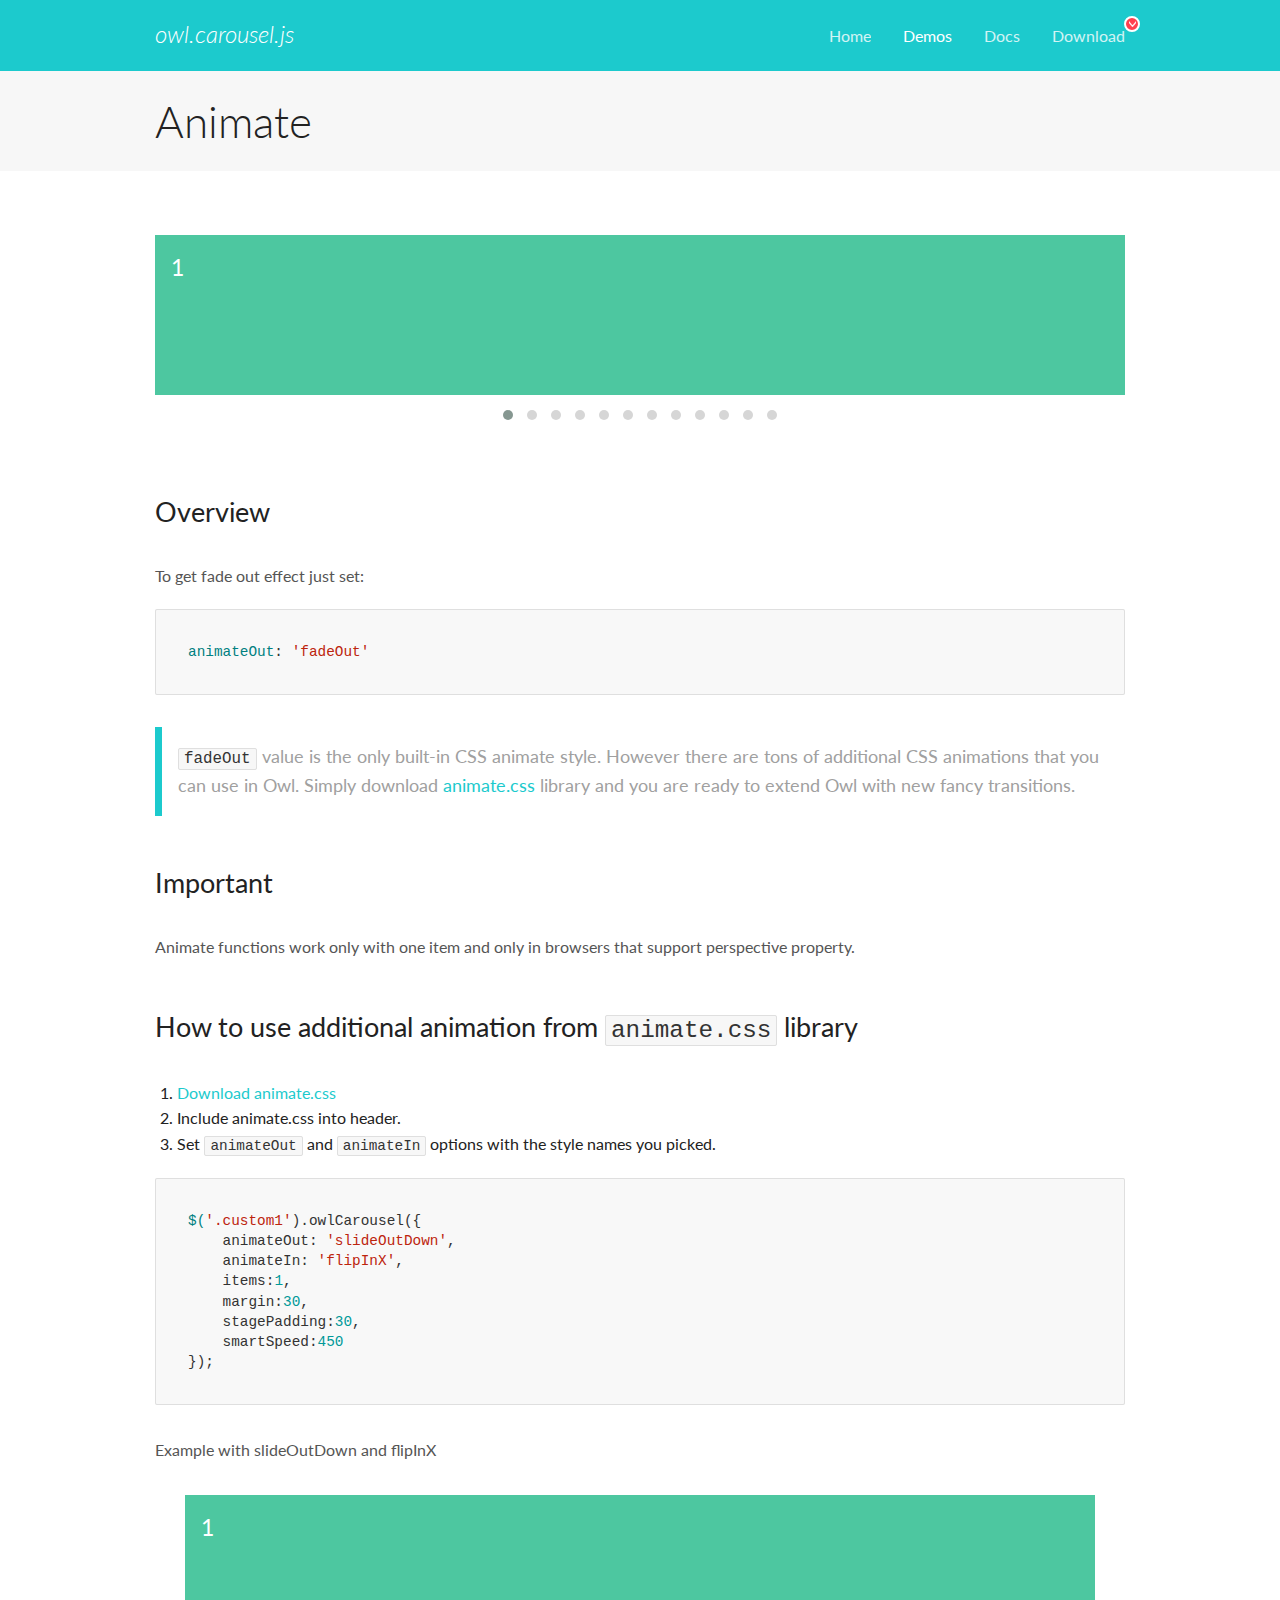
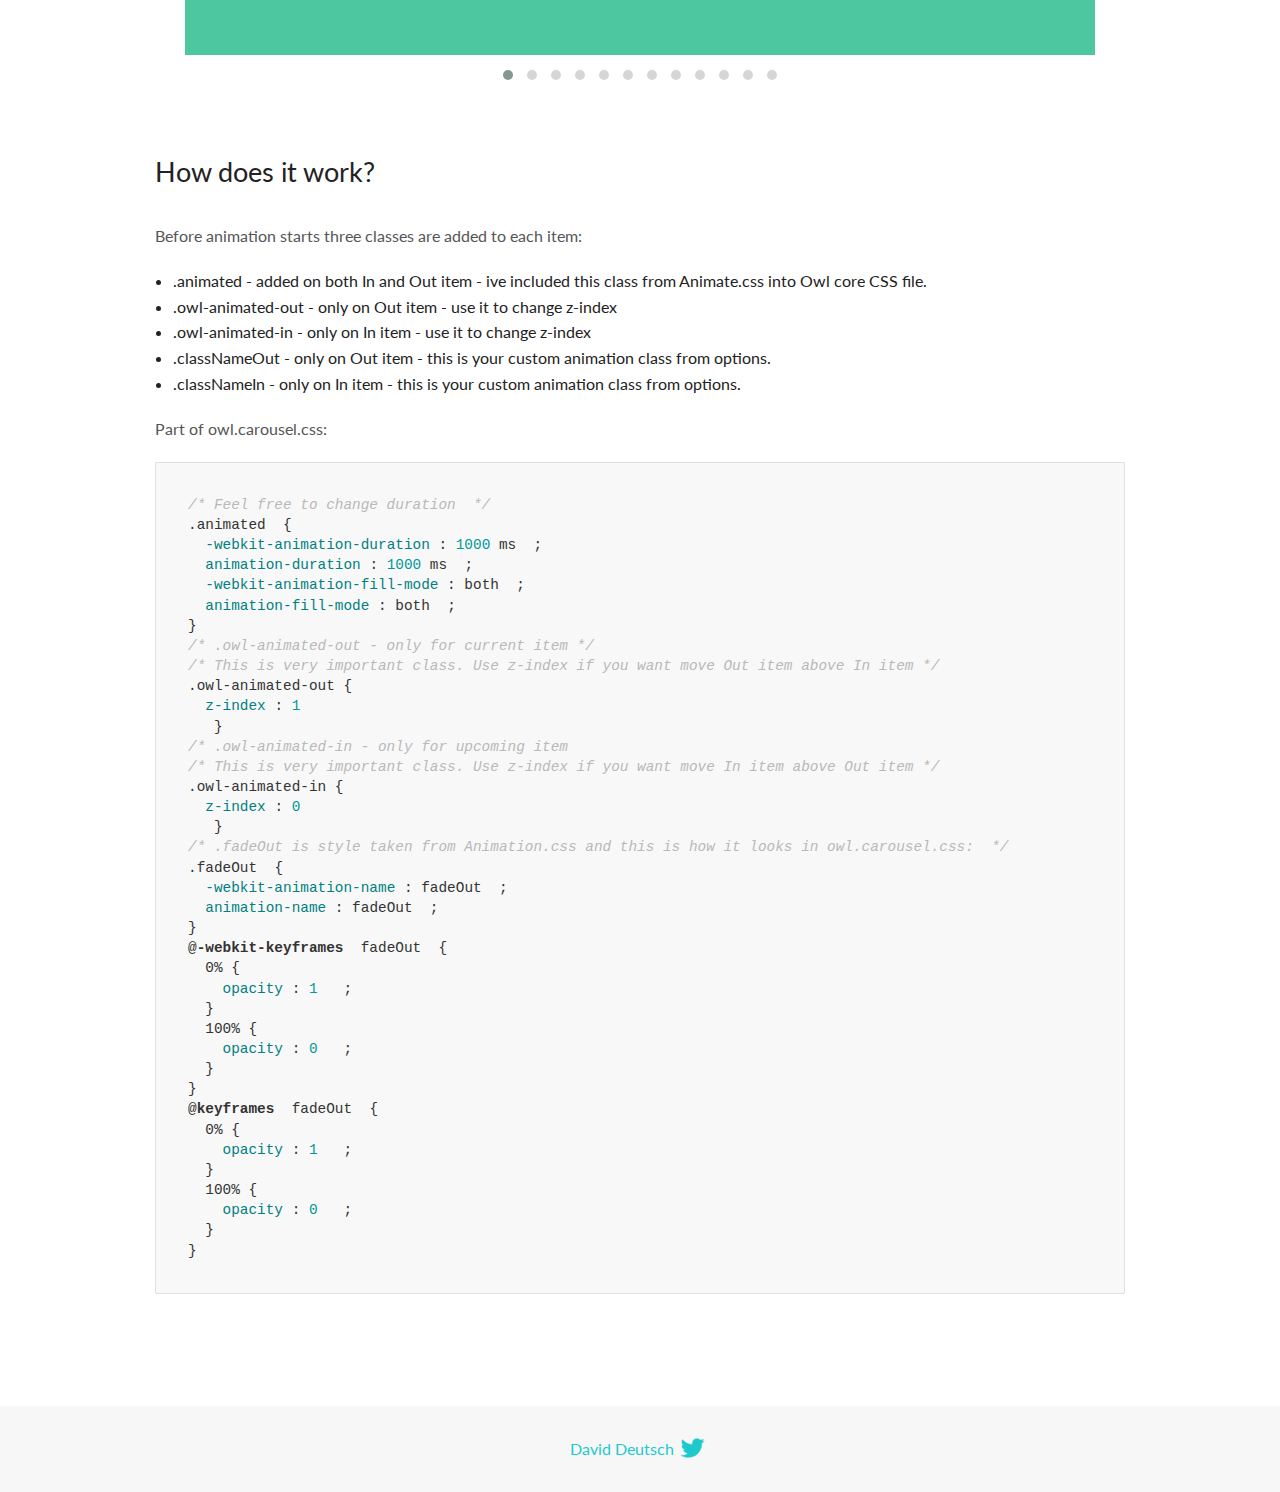
<file: lib/owl-carousel/OwlCarousel2-2.3.3/docs/demos/animate.html>
<!DOCTYPE html>
<html lang="en">
  <head>

    <!-- head -->
    <meta charset="utf-8">
    <meta name="msapplication-tap-highlight" content="no" />
    <meta name="viewport" content="width=device-width, initial-scale=1.0" />
    <meta name="description" content="Animate carousel">
    <meta name="author" content="David Deutsch">
    <title>
      Animate Demo | Owl Carousel | 2.3.3
    </title>

    <!-- Stylesheets -->
    <link href='https://fonts.googleapis.com/css?family=Lato:300,400,700,400italic,300italic' rel='stylesheet' type='text/css'>
    <link rel="stylesheet" href="../assets/css/docs.theme.min.css">

    <!-- Owl Stylesheets -->
    <link rel="stylesheet" href="../assets/owlcarousel/assets/owl.carousel.min.css">
    <link rel="stylesheet" href="../assets/owlcarousel/assets/owl.theme.default.min.css">

    <!-- HTML5 shim and Respond.js IE8 support of HTML5 elements and media queries -->

    <!--[if lt IE 9]>
      <script src="https://oss.maxcdn.com/libs/html5shiv/3.7.0/html5shiv.js"></script>
      <script src="https://oss.maxcdn.com/libs/respond.js/1.3.0/respond.min.js"></script>
    <![endif]-->

    <!-- Favicons -->
    <link rel="apple-touch-icon-precomposed" sizes="144x144" href="../assets/ico/apple-touch-icon-144-precomposed.png">
    <link rel="shortcut icon" href="../assets/ico/favicon.png">
    <link rel="shortcut icon" href="favicon.ico">

    <!-- Yeah i know js should not be in header. Its required for demos.-->

    <!-- javascript -->
    <script src="../assets/vendors/jquery.min.js"></script>
    <script src="../assets/owlcarousel/owl.carousel.js"></script>
  </head>
  <body>

    <!-- header -->
    <header class="header">
      <div class="row">
        <div class="large-12 columns">
          <div class="brand left">
            <h3>
              <a href="/OwlCarousel2/">owl.carousel.js</a> 
            </h3>
          </div>
          <a id="toggle-nav" class="right">
            <span></span> <span></span> <span></span> 
          </a> 
          <div class="nav-bar">
            <ul class="clearfix">
              <li> <a href="/OwlCarousel2/index.html">Home</a>  </li>
              <li class="active">
                <a href="/OwlCarousel2/demos/demos.html">Demos</a> 
              </li>
              <li> <a href="/OwlCarousel2/docs/started-welcome.html">Docs</a>  </li>
              <li>
                <a href="https://github.com/OwlCarousel2/OwlCarousel2/archive/2.3.3.zip">Download</a> 
                <span class="download"></span> 
              </li>
            </ul>
          </div>
        </div>
      </div>
    </header>

    <!-- title -->
    <section class="title">
      <div class="row">
        <div class="large-12 columns">
          <h1>Animate</h1>
        </div>
      </div>
    </section>

    <!--  Demos -->
    <section id="demos">
      <div class="row">
        <div class="large-12 columns">
          <div class="fadeOut owl-carousel owl-theme">
            <div class="item">
              <h4>1</h4>
            </div>
            <div class="item">
              <h4>2</h4>
            </div>
            <div class="item">
              <h4>3</h4>
            </div>
            <div class="item">
              <h4>4</h4>
            </div>
            <div class="item">
              <h4>5</h4>
            </div>
            <div class="item">
              <h4>6</h4>
            </div>
            <div class="item">
              <h4>7</h4>
            </div>
            <div class="item">
              <h4>8</h4>
            </div>
            <div class="item">
              <h4>9</h4>
            </div>
            <div class="item">
              <h4>10</h4>
            </div>
            <div class="item">
              <h4>11</h4>
            </div>
            <div class="item">
              <h4>12</h4>
            </div>
          </div>
          <h3 id="overview">Overview</h3>
          <p>To get fade out effect just set:</p>
          <pre><code>animateOut: &#39;fadeOut&#39;</code></pre>
          <blockquote>
            <p><code>fadeOut</code> value is the only built-in CSS animate style. However there are tons of additional CSS animations that you can use in Owl. Simply download
              <a href="https://daneden.github.io/animate.css/">animate.css</a>  library and you are ready to extend Owl with new fancy transitions.</p>
          </blockquote>
          <h3 id="important">Important</h3>
          <p>Animate functions work only with one item and only in browsers that support perspective property.</p>
          <h3 id="how-to-use-additional-animation-from-animate-css-library">How to use additional animation from <code>animate.css</code> library</h3>
          <ol>
            <li> <a href="https://daneden.github.io/animate.css/">Download animate.css</a>  </li>
            <li>Include animate.css into header.</li>
            <li>Set <code>animateOut</code> and <code>animateIn</code> options with the style names you picked.</li>
          </ol>
          <pre><code>$(&#39;.custom1&#39;).owlCarousel({
    animateOut: &#39;slideOutDown&#39;,
    animateIn: &#39;flipInX&#39;,
    items:1,
    margin:30,
    stagePadding:30,
    smartSpeed:450
});</code></pre>
          <p>Example with slideOutDown and flipInX</p>
          <div class="custom1 owl-carousel owl-theme">
            <div class="item">
              <h4>1</h4>
            </div>
            <div class="item">
              <h4>2</h4>
            </div>
            <div class="item">
              <h4>3</h4>
            </div>
            <div class="item">
              <h4>4</h4>
            </div>
            <div class="item">
              <h4>5</h4>
            </div>
            <div class="item">
              <h4>6</h4>
            </div>
            <div class="item">
              <h4>7</h4>
            </div>
            <div class="item">
              <h4>8</h4>
            </div>
            <div class="item">
              <h4>9</h4>
            </div>
            <div class="item">
              <h4>10</h4>
            </div>
            <div class="item">
              <h4>11</h4>
            </div>
            <div class="item">
              <h4>12</h4>
            </div>
          </div>
          <h3 id="how-does-it-work-">How does it work?</h3>
          <p>Before animation starts three classes are added to each item:</p>
          <ul>
            <li>.animated - added on both In and Out item - ive included this class from Animate.css into Owl core CSS file.</li>
            <li>.owl-animated-out - only on Out item - use it to change z-index</li>
            <li>.owl-animated-in - only on In item - use it to change z-index</li>
            <li>.classNameOut - only on Out item - this is your custom animation class from options.</li>
            <li>.classNameIn - only on In item - this is your custom animation class from options.</li>
          </ul>
          <p>Part of owl.carousel.css:</p>
          <pre><code class="language-css"><span class="comment">/* Feel free to change duration  */</span> 
<span class="class">.animated</span>  <span class="rules">{
  <span class="rule"><span class="attribute">-webkit-animation-duration</span> :<span class="value"> <span class="number">1000</span> ms</span> </span> ;
  <span class="rule"><span class="attribute">animation-duration</span> :<span class="value"> <span class="number">1000</span> ms</span> </span> ;
  <span class="rule"><span class="attribute">-webkit-animation-fill-mode</span> :<span class="value"> both</span> </span> ;
  <span class="rule"><span class="attribute">animation-fill-mode</span> :<span class="value"> both</span> </span> ;
<span class="rule">}</span> </span> 
<span class="comment">/* .owl-animated-out - only for current item */</span> 
<span class="comment">/* This is very important class. Use z-index if you want move Out item above In item */</span> 
<span class="class">.owl-animated-out</span> <span class="rules">{
  <span class="rule"><span class="attribute">z-index</span> :<span class="value"> <span class="number">1</span> 
</span> </span> </span> }
<span class="comment">/* .owl-animated-in - only for upcoming item
/* This is very important class. Use z-index if you want move In item above Out item */</span> 
<span class="class">.owl-animated-in</span> <span class="rules">{
  <span class="rule"><span class="attribute">z-index</span> :<span class="value"> <span class="number">0</span> 
</span> </span> </span> }
<span class="comment">/* .fadeOut is style taken from Animation.css and this is how it looks in owl.carousel.css:  */</span> 
<span class="class">.fadeOut</span>  <span class="rules">{
  <span class="rule"><span class="attribute">-webkit-animation-name</span> :<span class="value"> fadeOut</span> </span> ;
  <span class="rule"><span class="attribute">animation-name</span> :<span class="value"> fadeOut</span> </span> ;
<span class="rule">}</span> </span> 
<span class="at_rule">@<span class="keyword">-webkit-keyframes</span>  fadeOut </span> {
  0% <span class="rules">{
    <span class="rule"><span class="attribute">opacity</span> :<span class="value"> <span class="number">1</span> </span> </span> ;
  <span class="rule">}</span> </span> 
  100% <span class="rules">{
    <span class="rule"><span class="attribute">opacity</span> :<span class="value"> <span class="number">0</span> </span> </span> ;
  <span class="rule">}</span> </span> 
}
<span class="at_rule">@<span class="keyword">keyframes</span>  fadeOut </span> {
  0% <span class="rules">{
    <span class="rule"><span class="attribute">opacity</span> :<span class="value"> <span class="number">1</span> </span> </span> ;
  <span class="rule">}</span> </span> 
  100% <span class="rules">{
    <span class="rule"><span class="attribute">opacity</span> :<span class="value"> <span class="number">0</span> </span> </span> ;
  <span class="rule">}</span> </span> 
}</code></pre>
          <link rel="stylesheet" href="../assets/css/animate.css">
          <script>
            jQuery(document).ready(function($) {
              $('.fadeOut').owlCarousel({
                items: 1,
                animateOut: 'fadeOut',
                loop: true,
                margin: 10,
              });
              $('.custom1').owlCarousel({
                animateOut: 'slideOutDown',
                animateIn: 'flipInX',
                items: 1,
                margin: 30,
                stagePadding: 30,
                smartSpeed: 450
              });
            });
          </script>
        </div>
      </div>
    </section>

    <!-- footer -->
    <footer class="footer">
      <div class="row">
        <div class="large-12 columns">
          <h5>
            <a href="/OwlCarousel2/docs/support-contact.html">David Deutsch</a> 
            <a id="custom-tweet-button" href="https://twitter.com/share?url=https://github.com/OwlCarousel2/OwlCarousel2&text=Owl Carousel - This is so awesome! " target="_blank"></a> 
          </h5>
        </div>
      </div>
    </footer>

    <!-- vendors -->
    <script src="../assets/vendors/highlight.js"></script>
    <script src="../assets/js/app.js"></script>
  </body>
</html>
</file>
<file: fonts/pe-icon-7-stroke.css>
@font-face {
	font-family: 'Pe-icon-7-stroke';
	src:url('Pe-icon-7-stroke.eot?d7yf1v');
	src:url('Pe-icon-7-stroke.eot?#iefixd7yf1v') format('embedded-opentype'),
		url('Pe-icon-7-stroke.woff?d7yf1v') format('woff'),
		url('Pe-icon-7-stroke.ttf?d7yf1v') format('truetype'),
		url('Pe-icon-7-stroke.svg?d7yf1v#Pe-icon-7-stroke') format('svg');
	font-weight: normal;
	font-style: normal;
}

[class^="pe-7s-"], [class*=" pe-7s-"] {
	display: inline-block;
	font-family: 'Pe-icon-7-stroke';
	speak: none;
	font-style: normal;
	font-weight: normal;
	font-variant: normal;
	text-transform: none;
	line-height: 1;

	/* Better Font Rendering =========== */
	-webkit-font-smoothing: antialiased;
	-moz-osx-font-smoothing: grayscale;
}

.pe-7s-album:before {
	content: "\e6aa";
}
.pe-7s-arc:before {
	content: "\e6ab";
}
.pe-7s-back-2:before {
	content: "\e6ac";
}
.pe-7s-bandaid:before {
	content: "\e6ad";
}
.pe-7s-car:before {
	content: "\e6ae";
}
.pe-7s-diamond:before {
	content: "\e6af";
}
.pe-7s-door-lock:before {
	content: "\e6b0";
}
.pe-7s-eyedropper:before {
	content: "\e6b1";
}
.pe-7s-female:before {
	content: "\e6b2";
}
.pe-7s-gym:before {
	content: "\e6b3";
}
.pe-7s-hammer:before {
	content: "\e6b4";
}
.pe-7s-headphones:before {
	content: "\e6b5";
}
.pe-7s-helm:before {
	content: "\e6b6";
}
.pe-7s-hourglass:before {
	content: "\e6b7";
}
.pe-7s-leaf:before {
	content: "\e6b8";
}
.pe-7s-magic-wand:before {
	content: "\e6b9";
}
.pe-7s-male:before {
	content: "\e6ba";
}
.pe-7s-map-2:before {
	content: "\e6bb";
}
.pe-7s-next-2:before {
	content: "\e6bc";
}
.pe-7s-paint-bucket:before {
	content: "\e6bd";
}
.pe-7s-pendrive:before {
	content: "\e6be";
}
.pe-7s-photo:before {
	content: "\e6bf";
}
.pe-7s-piggy:before {
	content: "\e6c0";
}
.pe-7s-plugin:before {
	content: "\e6c1";
}
.pe-7s-refresh-2:before {
	content: "\e6c2";
}
.pe-7s-rocket:before {
	content: "\e6c3";
}
.pe-7s-settings:before {
	content: "\e6c4";
}
.pe-7s-shield:before {
	content: "\e6c5";
}
.pe-7s-smile:before {
	content: "\e6c6";
}
.pe-7s-usb:before {
	content: "\e6c7";
}
.pe-7s-vector:before {
	content: "\e6c8";
}
.pe-7s-wine:before {
	content: "\e6c9";
}
.pe-7s-cloud-upload:before {
	content: "\e68a";
}
.pe-7s-cash:before {
	content: "\e68c";
}
.pe-7s-close:before {
	content: "\e680";
}
.pe-7s-bluetooth:before {
	content: "\e68d";
}
.pe-7s-cloud-download:before {
	content: "\e68b";
}
.pe-7s-way:before {
	content: "\e68e";
}
.pe-7s-close-circle:before {
	content: "\e681";
}
.pe-7s-id:before {
	content: "\e68f";
}
.pe-7s-angle-up:before {
	content: "\e682";
}
.pe-7s-wristwatch:before {
	content: "\e690";
}
.pe-7s-angle-up-circle:before {
	content: "\e683";
}
.pe-7s-world:before {
	content: "\e691";
}
.pe-7s-angle-right:before {
	content: "\e684";
}
.pe-7s-volume:before {
	content: "\e692";
}
.pe-7s-angle-right-circle:before {
	content: "\e685";
}
.pe-7s-users:before {
	content: "\e693";
}
.pe-7s-angle-left:before {
	content: "\e686";
}
.pe-7s-user-female:before {
	content: "\e694";
}
.pe-7s-angle-left-circle:before {
	content: "\e687";
}
.pe-7s-up-arrow:before {
	content: "\e695";
}
.pe-7s-angle-down:before {
	content: "\e688";
}
.pe-7s-switch:before {
	content: "\e696";
}
.pe-7s-angle-down-circle:before {
	content: "\e689";
}
.pe-7s-scissors:before {
	content: "\e697";
}
.pe-7s-wallet:before {
	content: "\e600";
}
.pe-7s-safe:before {
	content: "\e698";
}
.pe-7s-volume2:before {
	content: "\e601";
}
.pe-7s-volume1:before {
	content: "\e602";
}
.pe-7s-voicemail:before {
	content: "\e603";
}
.pe-7s-video:before {
	content: "\e604";
}
.pe-7s-user:before {
	content: "\e605";
}
.pe-7s-upload:before {
	content: "\e606";
}
.pe-7s-unlock:before {
	content: "\e607";
}
.pe-7s-umbrella:before {
	content: "\e608";
}
.pe-7s-trash:before {
	content: "\e609";
}
.pe-7s-tools:before {
	content: "\e60a";
}
.pe-7s-timer:before {
	content: "\e60b";
}
.pe-7s-ticket:before {
	content: "\e60c";
}
.pe-7s-target:before {
	content: "\e60d";
}
.pe-7s-sun:before {
	content: "\e60e";
}
.pe-7s-study:before {
	content: "\e60f";
}
.pe-7s-stopwatch:before {
	content: "\e610";
}
.pe-7s-star:before {
	content: "\e611";
}
.pe-7s-speaker:before {
	content: "\e612";
}
.pe-7s-signal:before {
	content: "\e613";
}
.pe-7s-shuffle:before {
	content: "\e614";
}
.pe-7s-shopbag:before {
	content: "\e615";
}
.pe-7s-share:before {
	content: "\e616";
}
.pe-7s-server:before {
	content: "\e617";
}
.pe-7s-search:before {
	content: "\e618";
}
.pe-7s-film:before {
	content: "\e6a5";
}
.pe-7s-science:before {
	content: "\e619";
}
.pe-7s-disk:before {
	content: "\e6a6";
}
.pe-7s-ribbon:before {
	content: "\e61a";
}
.pe-7s-repeat:before {
	content: "\e61b";
}
.pe-7s-refresh:before {
	content: "\e61c";
}
.pe-7s-add-user:before {
	content: "\e6a9";
}
.pe-7s-refresh-cloud:before {
	content: "\e61d";
}
.pe-7s-paperclip:before {
	content: "\e69c";
}
.pe-7s-radio:before {
	content: "\e61e";
}
.pe-7s-note2:before {
	content: "\e69d";
}
.pe-7s-print:before {
	content: "\e61f";
}
.pe-7s-network:before {
	content: "\e69e";
}
.pe-7s-prev:before {
	content: "\e620";
}
.pe-7s-mute:before {
	content: "\e69f";
}
.pe-7s-power:before {
	content: "\e621";
}
.pe-7s-medal:before {
	content: "\e6a0";
}
.pe-7s-portfolio:before {
	content: "\e622";
}
.pe-7s-like2:before {
	content: "\e6a1";
}
.pe-7s-plus:before {
	content: "\e623";
}
.pe-7s-left-arrow:before {
	content: "\e6a2";
}
.pe-7s-play:before {
	content: "\e624";
}
.pe-7s-key:before {
	content: "\e6a3";
}
.pe-7s-plane:before {
	content: "\e625";
}
.pe-7s-joy:before {
	content: "\e6a4";
}
.pe-7s-photo-gallery:before {
	content: "\e626";
}
.pe-7s-pin:before {
	content: "\e69b";
}
.pe-7s-phone:before {
	content: "\e627";
}
.pe-7s-plug:before {
	content: "\e69a";
}
.pe-7s-pen:before {
	content: "\e628";
}
.pe-7s-right-arrow:before {
	content: "\e699";
}
.pe-7s-paper-plane:before {
	content: "\e629";
}
.pe-7s-delete-user:before {
	content: "\e6a7";
}
.pe-7s-paint:before {
	content: "\e62a";
}
.pe-7s-bottom-arrow:before {
	content: "\e6a8";
}
.pe-7s-notebook:before {
	content: "\e62b";
}
.pe-7s-note:before {
	content: "\e62c";
}
.pe-7s-next:before {
	content: "\e62d";
}
.pe-7s-news-paper:before {
	content: "\e62e";
}
.pe-7s-musiclist:before {
	content: "\e62f";
}
.pe-7s-music:before {
	content: "\e630";
}
.pe-7s-mouse:before {
	content: "\e631";
}
.pe-7s-more:before {
	content: "\e632";
}
.pe-7s-moon:before {
	content: "\e633";
}
.pe-7s-monitor:before {
	content: "\e634";
}
.pe-7s-micro:before {
	content: "\e635";
}
.pe-7s-menu:before {
	content: "\e636";
}
.pe-7s-map:before {
	content: "\e637";
}
.pe-7s-map-marker:before {
	content: "\e638";
}
.pe-7s-mail:before {
	content: "\e639";
}
.pe-7s-mail-open:before {
	content: "\e63a";
}
.pe-7s-mail-open-file:before {
	content: "\e63b";
}
.pe-7s-magnet:before {
	content: "\e63c";
}
.pe-7s-loop:before {
	content: "\e63d";
}
.pe-7s-look:before {
	content: "\e63e";
}
.pe-7s-lock:before {
	content: "\e63f";
}
.pe-7s-lintern:before {
	content: "\e640";
}
.pe-7s-link:before {
	content: "\e641";
}
.pe-7s-like:before {
	content: "\e642";
}
.pe-7s-light:before {
	content: "\e643";
}
.pe-7s-less:before {
	content: "\e644";
}
.pe-7s-keypad:before {
	content: "\e645";
}
.pe-7s-junk:before {
	content: "\e646";
}
.pe-7s-info:before {
	content: "\e647";
}
.pe-7s-home:before {
	content: "\e648";
}
.pe-7s-help2:before {
	content: "\e649";
}
.pe-7s-help1:before {
	content: "\e64a";
}
.pe-7s-graph3:before {
	content: "\e64b";
}
.pe-7s-graph2:before {
	content: "\e64c";
}
.pe-7s-graph1:before {
	content: "\e64d";
}
.pe-7s-graph:before {
	content: "\e64e";
}
.pe-7s-global:before {
	content: "\e64f";
}
.pe-7s-gleam:before {
	content: "\e650";
}
.pe-7s-glasses:before {
	content: "\e651";
}
.pe-7s-gift:before {
	content: "\e652";
}
.pe-7s-folder:before {
	content: "\e653";
}
.pe-7s-flag:before {
	content: "\e654";
}
.pe-7s-filter:before {
	content: "\e655";
}
.pe-7s-file:before {
	content: "\e656";
}
.pe-7s-expand1:before {
	content: "\e657";
}
.pe-7s-exapnd2:before {
	content: "\e658";
}
.pe-7s-edit:before {
	content: "\e659";
}
.pe-7s-drop:before {
	content: "\e65a";
}
.pe-7s-drawer:before {
	content: "\e65b";
}
.pe-7s-download:before {
	content: "\e65c";
}
.pe-7s-display2:before {
	content: "\e65d";
}
.pe-7s-display1:before {
	content: "\e65e";
}
.pe-7s-diskette:before {
	content: "\e65f";
}
.pe-7s-date:before {
	content: "\e660";
}
.pe-7s-cup:before {
	content: "\e661";
}
.pe-7s-culture:before {
	content: "\e662";
}
.pe-7s-crop:before {
	content: "\e663";
}
.pe-7s-credit:before {
	content: "\e664";
}
.pe-7s-copy-file:before {
	content: "\e665";
}
.pe-7s-config:before {
	content: "\e666";
}
.pe-7s-compass:before {
	content: "\e667";
}
.pe-7s-comment:before {
	content: "\e668";
}
.pe-7s-coffee:before {
	content: "\e669";
}
.pe-7s-cloud:before {
	content: "\e66a";
}
.pe-7s-clock:before {
	content: "\e66b";
}
.pe-7s-check:before {
	content: "\e66c";
}
.pe-7s-chat:before {
	content: "\e66d";
}
.pe-7s-cart:before {
	content: "\e66e";
}
.pe-7s-camera:before {
	content: "\e66f";
}
.pe-7s-call:before {
	content: "\e670";
}
.pe-7s-calculator:before {
	content: "\e671";
}
.pe-7s-browser:before {
	content: "\e672";
}
.pe-7s-box2:before {
	content: "\e673";
}
.pe-7s-box1:before {
	content: "\e674";
}
.pe-7s-bookmarks:before {
	content: "\e675";
}
.pe-7s-bicycle:before {
	content: "\e676";
}
.pe-7s-bell:before {
	content: "\e677";
}
.pe-7s-battery:before {
	content: "\e678";
}
.pe-7s-ball:before {
	content: "\e679";
}
.pe-7s-back:before {
	content: "\e67a";
}
.pe-7s-attention:before {
	content: "\e67b";
}
.pe-7s-anchor:before {
	content: "\e67c";
}
.pe-7s-albums:before {
	content: "\e67d";
}
.pe-7s-alarm:before {
	content: "\e67e";
}
.pe-7s-airplay:before {
	content: "\e67f";
}
</file>
<file: fonts/et-line-font.css>
@font-face {
	font-family: 'et-line';
	src:url('et-line.eot');
	src:url('et-line.eot?#iefix') format('embedded-opentype'),
		url('et-line.woff') format('woff'),
		url('et-line.ttf') format('truetype'),
		url('et-line.svg#et-line') format('svg');
	font-weight: normal;
	font-style: normal;
}

/* Use the following CSS code if you want to use data attributes for inserting your icons */
[data-icon]:before {
	font-family: 'et-line';
	content: attr(data-icon);
	speak: none;
	font-weight: normal;
	font-variant: normal;
	text-transform: none;
	line-height: 1;
	-webkit-font-smoothing: antialiased;
	-moz-osx-font-smoothing: grayscale;
	display:inline-block;
}

/* Use the following CSS code if you want to have a class per icon */
/*
Instead of a list of all class selectors,
you can use the generic selector below, but it's slower:
[class*="icon-"] {
*/
.icon-mobile, .icon-laptop, .icon-desktop, .icon-tablet, .icon-phone, .icon-document, .icon-documents, .icon-search, .icon-clipboard, .icon-newspaper, .icon-notebook, .icon-book-open, .icon-browser, .icon-calendar, .icon-presentation, .icon-picture, .icon-pictures, .icon-video, .icon-camera, .icon-printer, .icon-toolbox, .icon-briefcase, .icon-wallet, .icon-gift, .icon-bargraph, .icon-grid, .icon-expand, .icon-focus, .icon-edit, .icon-adjustments, .icon-ribbon, .icon-hourglass, .icon-lock, .icon-megaphone, .icon-shield, .icon-trophy, .icon-flag, .icon-map, .icon-puzzle, .icon-basket, .icon-envelope, .icon-streetsign, .icon-telescope, .icon-gears, .icon-key, .icon-paperclip, .icon-attachment, .icon-pricetags, .icon-lightbulb, .icon-layers, .icon-pencil, .icon-tools, .icon-tools-2, .icon-scissors, .icon-paintbrush, .icon-magnifying-glass, .icon-circle-compass, .icon-linegraph, .icon-mic, .icon-strategy, .icon-beaker, .icon-caution, .icon-recycle, .icon-anchor, .icon-profile-male, .icon-profile-female, .icon-bike, .icon-wine, .icon-hotairballoon, .icon-globe, .icon-genius, .icon-map-pin, .icon-dial, .icon-chat, .icon-heart, .icon-cloud, .icon-upload, .icon-download, .icon-target, .icon-hazardous, .icon-piechart, .icon-speedometer, .icon-global, .icon-compass, .icon-lifesaver, .icon-clock, .icon-aperture, .icon-quote, .icon-scope, .icon-alarmclock, .icon-refresh, .icon-happy, .icon-sad, .icon-facebook, .icon-twitter, .icon-googleplus, .icon-rss, .icon-tumblr, .icon-linkedin, .icon-dribbble {
	font-family: 'et-line';
	speak: none;
	font-style: normal;
	font-weight: normal;
	font-variant: normal;
	text-transform: none;
	line-height: 1;
	-webkit-font-smoothing: antialiased;
	-moz-osx-font-smoothing: grayscale;
	display:inline-block;
}
.icon-mobile:before {
	content: "\e000";
}
.icon-laptop:before {
	content: "\e001";
}
.icon-desktop:before {
	content: "\e002";
}
.icon-tablet:before {
	content: "\e003";
}
.icon-phone:before {
	content: "\e004";
}
.icon-document:before {
	content: "\e005";
}
.icon-documents:before {
	content: "\e006";
}
.icon-search:before {
	content: "\e007";
}
.icon-clipboard:before {
	content: "\e008";
}
.icon-newspaper:before {
	content: "\e009";
}
.icon-notebook:before {
	content: "\e00a";
}
.icon-book-open:before {
	content: "\e00b";
}
.icon-browser:before {
	content: "\e00c";
}
.icon-calendar:before {
	content: "\e00d";
}
.icon-presentation:before {
	content: "\e00e";
}
.icon-picture:before {
	content: "\e00f";
}
.icon-pictures:before {
	content: "\e010";
}
.icon-video:before {
	content: "\e011";
}
.icon-camera:before {
	content: "\e012";
}
.icon-printer:before {
	content: "\e013";
}
.icon-toolbox:before {
	content: "\e014";
}
.icon-briefcase:before {
	content: "\e015";
}
.icon-wallet:before {
	content: "\e016";
}
.icon-gift:before {
	content: "\e017";
}
.icon-bargraph:before {
	content: "\e018";
}
.icon-grid:before {
	content: "\e019";
}
.icon-expand:before {
	content: "\e01a";
}
.icon-focus:before {
	content: "\e01b";
}
.icon-edit:before {
	content: "\e01c";
}
.icon-adjustments:before {
	content: "\e01d";
}
.icon-ribbon:before {
	content: "\e01e";
}
.icon-hourglass:before {
	content: "\e01f";
}
.icon-lock:before {
	content: "\e020";
}
.icon-megaphone:before {
	content: "\e021";
}
.icon-shield:before {
	content: "\e022";
}
.icon-trophy:before {
	content: "\e023";
}
.icon-flag:before {
	content: "\e024";
}
.icon-map:before {
	content: "\e025";
}
.icon-puzzle:before {
	content: "\e026";
}
.icon-basket:before {
	content: "\e027";
}
.icon-envelope:before {
	content: "\e028";
}
.icon-streetsign:before {
	content: "\e029";
}
.icon-telescope:before {
	content: "\e02a";
}
.icon-gears:before {
	content: "\e02b";
}
.icon-key:before {
	content: "\e02c";
}
.icon-paperclip:before {
	content: "\e02d";
}
.icon-attachment:before {
	content: "\e02e";
}
.icon-pricetags:before {
	content: "\e02f";
}
.icon-lightbulb:before {
	content: "\e030";
}
.icon-layers:before {
	content: "\e031";
}
.icon-pencil:before {
	content: "\e032";
}
.icon-tools:before {
	content: "\e033";
}
.icon-tools-2:before {
	content: "\e034";
}
.icon-scissors:before {
	content: "\e035";
}
.icon-paintbrush:before {
	content: "\e036";
}
.icon-magnifying-glass:before {
	content: "\e037";
}
.icon-circle-compass:before {
	content: "\e038";
}
.icon-linegraph:before {
	content: "\e039";
}
.icon-mic:before {
	content: "\e03a";
}
.icon-strategy:before {
	content: "\e03b";
}
.icon-beaker:before {
	content: "\e03c";
}
.icon-caution:before {
	content: "\e03d";
}
.icon-recycle:before {
	content: "\e03e";
}
.icon-anchor:before {
	content: "\e03f";
}
.icon-profile-male:before {
	content: "\e040";
}
.icon-profile-female:before {
	content: "\e041";
}
.icon-bike:before {
	content: "\e042";
}
.icon-wine:before {
	content: "\e043";
}
.icon-hotairballoon:before {
	content: "\e044";
}
.icon-globe:before {
	content: "\e045";
}
.icon-genius:before {
	content: "\e046";
}
.icon-map-pin:before {
	content: "\e047";
}
.icon-dial:before {
	content: "\e048";
}
.icon-chat:before {
	content: "\e049";
}
.icon-heart:before {
	content: "\e04a";
}
.icon-cloud:before {
	content: "\e04b";
}
.icon-upload:before {
	content: "\e04c";
}
.icon-download:before {
	content: "\e04d";
}
.icon-target:before {
	content: "\e04e";
}
.icon-hazardous:before {
	content: "\e04f";
}
.icon-piechart:before {
	content: "\e050";
}
.icon-speedometer:before {
	content: "\e051";
}
.icon-global:before {
	content: "\e052";
}
.icon-compass:before {
	content: "\e053";
}
.icon-lifesaver:before {
	content: "\e054";
}
.icon-clock:before {
	content: "\e055";
}
.icon-aperture:before {
	content: "\e056";
}
.icon-quote:before {
	content: "\e057";
}
.icon-scope:before {
	content: "\e058";
}
.icon-alarmclock:before {
	content: "\e059";
}
.icon-refresh:before {
	content: "\e05a";
}
.icon-happy:before {
	content: "\e05b";
}
.icon-sad:before {
	content: "\e05c";
}
.icon-facebook:before {
	content: "\e05d";
}
.icon-twitter:before {
	content: "\e05e";
}
.icon-googleplus:before {
	content: "\e05f";
}
.icon-rss:before {
	content: "\e060";
}
.icon-tumblr:before {
	content: "\e061";
}
.icon-linkedin:before {
	content: "\e062";
}
.icon-dribbble:before {
	content: "\e063";
}
</file>
<file: css/main.css>
@import url('//fonts.googleapis.com/css?family=Open+Sans:300,400,400i,600,600i,700,700i,800,800i');
/*
++++++++++++++++++++++++++++++++++++++++++++++++++++++
AUTHOR : R_GENESIS
PROJECT : RGen Landing Page with Page Builder
This file licensed to R_GENESIS (http://themeforest.net/user/r_genesis) and it’s strictly prohibited to copy or reuse it.
Copyright 2015-2017 R.Genesis.Art
++++++++++++++++++++++++++++++++++++++++++++++++++++++
*/
/* 
TABLE OF CONTENTS
********************************************
- LOGO IMAGE LIST
- POP UP CONTENT
- TAB CONTROLS
-  |- TAB STYLE 1
-  |- TAB STYLE 2
-  |- TAB STYLE 3
-  |- TAB STYLE 4
- PROGRESS BARS
- FILTERS
- CAROUSEL CONTROLS
- ZOOM CAROUSEL
- SWIPER CAROUSEL
- SWIPER GALLERY
- ACCORDION
-  |- ACCORDION STYLE 1
-  |- ACCORDION STYLE 2
- COUNTDOWN CONTROLS
- INFO BOXES
- HOVER BOXES
- NAVIGATION
- PRICE TABLES

********************************************/
.v-align {
  -webkit-transform: translateY(-50%);
          transform: translateY(-50%);
  top: 50%;
}
.c-align {
  -webkit-transform: translateX(-50%);
          transform: translateX(-50%);
  left: 50%;
}
/*.mr-mixin (@a, @i) when (@a = all) 		{ .mr-@{i} { margin: unit(@i, px);} }
.mr-mixin (@a, @i) when (@a = top) 		{ .mr-t-@{i} { margin-top: unit(@i, px); } }
.mr-mixin (@a, @i) when (@a = right) 	{ .mr-r-@{i}, .info-obj.img-r.g@{i} .info { margin-right: unit(@i, px); } }
.mr-mixin (@a, @i) when (@a = bottom) 	{ .mr-b-@{i}, .info-obj.img-t.g@{i} .img  { margin-bottom: unit(@i, px); } }
.mr-mixin (@a, @i) when (@a = left) 	{ .mr-l-@{i}, .info-obj.img-l.g@{i} .info { margin-left: unit(@i, px); } }
.mr-mixin (@a, @i) when (@a = tb)		{ .mr-tb-@{i} { margin-top: unit(@i, px); margin-bottom: unit(@i, px); } }
.mr-mixin (@a, @i) when (@a = lr)		{ .mr-lr-@{i} { margin-left: unit(@i, px); margin-right: unit(@i, px); } }*/
/*.pd-mixin (@a, @i) when (@a = all) 		{ .pd-@{i} { padding: unit(@i, px);} }
.pd-mixin (@a, @i) when (@a = top) 		{ .pd-t-@{i} { padding-top: unit(@i, px); } }
.pd-mixin (@a, @i) when (@a = right) 	{ .pd-r-@{i} { padding-right: unit(@i, px); } }
.pd-mixin (@a, @i) when (@a = bottom) 	{ .pd-b-@{i} { padding-bottom: unit(@i, px); } }
.pd-mixin (@a, @i) when (@a = left) 	{ .pd-l-@{i} { padding-left: unit(@i, px); } }
.pd-mixin (@a, @i) when (@a = tb)		{ .pd-tb-@{i} { padding-top: unit(@i, px); padding-bottom: unit(@i, px); } }
.pd-mixin (@a, @i) when (@a = lr)		{ .pd-lr-@{i} { padding-left: unit(@i, px); padding-right: unit(@i, px); } }*/
/*.wh-mixin (@a, @i) when (@a = wpx) 		{ .px-w@{i} { width: unit(@i, px); } }
.wh-mixin (@a, @i) when (@a = wmin-px) 	{ .min-px-w@{i} { min-width: unit(@i, px); } }*/
/*.wh-mixin (@a, @i) when (@a = hpx) 		{ .px-h@{i} { height: unit(@i, px); } }
.wh-mixin (@a, @i) when (@a = hmin-px) 	{ .min-px-h@{i} { min-height: unit(@i, px); } }*/
/*
***************************************************************
LAYOUT
***************************************************************
*/
body.boxed {
  background-color: #f2f2f2;
}
body.boxed .main-wrapper {
  max-width: 1330px;
  min-width: 1200px;
  margin: auto;
  background-color: #fff;
}
.layout-row {
  display: -webkit-box;
  display: -ms-flexbox;
  display: flex;
  -webkit-box-orient: horizontal;
  -webkit-box-direction: normal;
      -ms-flex-flow: row wrap;
          flex-flow: row wrap;
}
/* .layout-row .layout-column > div {
	background-color: rgba(0,0,0,0.1);
} */
/* We tell all items to be 100% width */
.contantarea,
.aside {
  -webkit-box-flex: 1;
      -ms-flex: 1 100%;
          flex: 1 100%;
  /* background-color: rgba(0,0,0,0.1); */
}
.aside {
  -ms-flex-preferred-size: 25%;
      flex-basis: 25%;
  max-width: 25%;
  /* background-color: rgba(0,0,0,0.2); */
}
.layout-row._1 .contantarea {
  -ms-flex-preferred-size: 100%;
      flex-basis: 100%;
  max-width: 100%;
}
.layout-row._2 .contantarea {
  -ms-flex-preferred-size: 75%;
      flex-basis: 75%;
  max-width: 75%;
}
.layout-row._3 .contantarea {
  -ms-flex-preferred-size: 50%;
      flex-basis: 50%;
  max-width: 50%;
}
/* We rely on source order for mobile-first approach
 * in this case:
 * 1. header
 * 2. nav
 * 3. main
 * 4. aside
 * 5. footer
 */
/* Large screens */
@media all and (min-width: 992px) {
  /* We invert order of first sidebar and main
	* And tell the main element to take twice as much width as the other two sidebars 
	*/
  .contantarea {
    -webkit-box-flex: 2;
        -ms-flex: 2 0px;
            flex: 2 0px;
  }
  .left-aside {
    -webkit-box-ordinal-group: 2;
        -ms-flex-order: 1;
            order: 1;
  }
  .contantarea {
    -webkit-box-ordinal-group: 3;
        -ms-flex-order: 2;
            order: 2;
  }
  .right-aside {
    -webkit-box-ordinal-group: 4;
        -ms-flex-order: 3;
            order: 3;
  }
}
/*===========================================*/
/*	TABLET
/*===========================================*/
@media (min-width: 768px) and (max-width: 991px) {
  /* We tell both sidebars to share a row */
  .aside {
    -webkit-box-flex: 1;
        -ms-flex: 1 auto;
            flex: 1 auto;
    max-width: 100%;
  }
}
/*===========================================*/
/*	MOBILE
/*===========================================*/
@media (min-width: 200px) and (max-width: 767px) {
  .layout-row {
    display: block;
  }
  .aside {
    max-width: 100%;
  }
}
/*
***************************************************************
HEADER
***************************************************************
*/
.main-head {
  z-index: 1000;
}
.main-head > .container-fluid,
.main-head > .container {
  position: relative;
}
.main-head > .container-fluid > .flex-row,
.main-head > .container > .flex-row {
  width: 100%;
}
.main-head .header-logo-wrp {
  display: inline-block;
  margin-bottom: -5px;
}
.main-head .header-logo {
  padding: 10px 0;
  height: auto;
  display: block;
}
.main-head .header-logo img {
  max-height: 40px;
  max-width: 100%;
}
.head-overlay {
  position: absolute;
  top: 0px;
  width: 100%;
  z-index: 99;
}
.header-sticky {
  -webkit-box-shadow: 0 1px 8px 0 rgba(0, 0, 0, 0.15);
          box-shadow: 0 1px 8px 0 rgba(0, 0, 0, 0.15);
  border-bottom: none !important;
}
.header-sticky > .bdr-b {
  border-bottom: none !important;
}
.header-sticky .sticky-hide {
  display: none;
}
.header-sticky .header-logo img {
  max-height: 30px;
}
.header-sticky > [class*="pd-tb"] {
  padding-top: 0;
  padding-bottom: 0;
}
.header-sticky .head-row,
.header-sticky[class*="px-h"],
.header-sticky[class*="min-px-h"],
.header-sticky > [class*="px-h"],
.header-sticky > [class*="min-px-h"] {
  min-height: inherit;
  height: auto;
}
.header-hide {
  opacity: 0;
  top: -100%;
  -webkit-transition: all 0.4s ease;
  transition: all 0.4s ease;
}
.header-show {
  opacity: 1;
  top: 0 !important;
  -webkit-transition: all 0.4s ease;
  transition: all 0.4s ease;
}
/*
***************************************************************
NAVIGATION
***************************************************************
*/
.menu {
  list-style: none;
  display: -webkit-inline-box;
  display: -ms-inline-flexbox;
  display: inline-flex;
  -webkit-box-orient: horizontal;
  -webkit-box-direction: normal;
      -ms-flex-direction: row;
          flex-direction: row;
  /*----------  Main level  ----------*/
  /*----------  Second level drop-down container ----------*/
  /*----------  Mobile menu handler ----------*/
}
.menu ul {
  list-style: none;
}
.menu li a:hover {
  opacity: 1;
}
.menu .menu-item {
  position: relative;
  /* flex-start | flex-end | center | space-between | space-around */
  -webkit-box-pack: center;
      -ms-flex-pack: center;
          justify-content: center;
  /* flex-start | flex-end | center | baseline | stretch */
  -webkit-box-align: center;
      -ms-flex-align: center;
          align-items: center;
  display: -webkit-box;
  display: -ms-flexbox;
  display: flex;
  padding: 0 1px;
}
.menu .menu-item > a {
  font-size: 14px;
  -webkit-transition: all 0.3s ease;
  transition: all 0.3s ease;
  max-width: 100%;
  white-space: normal;
  display: block;
  padding: 5px 15px;
  position: relative;
  border: 1px solid transparent;
}
.menu .menu-item.has-dropdown > a {
  padding-right: 25px;
  position: relative;
}
.menu .menu-item > .sub {
  position: absolute;
  z-index: 99;
  opacity: 0;
  -webkit-transition-property: none !important;
  transition-property: none !important;
  visibility: hidden;
  display: none;
}
.menu .menu-item > .sub:not([class*="pd-"]) {
  padding: 8px;
}
.menu .menu-item > .sub > li > a,
.menu .menu-item > .sub .dropdown > li > a {
  height: auto;
  font-size: 13px;
  padding: 5px 20px;
  display: block;
  position: relative;
}
.menu .has-dropdown {
  position: relative;
  /*----------  All other drop-down ----------*/
}
.menu .has-dropdown.active > .sub {
  display: block;
  opacity: 1;
  visibility: visible;
  top: 100%;
  left: 0px;
}
.menu .has-dropdown.active > .sub:not([class*="min-px-w"]) {
  min-width: 200px;
}
.menu .has-dropdown > .dropdown {
  left: 100%;
  top: 0;
  padding: 8px;
  position: absolute;
  z-index: 99;
  opacity: 0;
  display: none;
  visibility: hidden;
  margin-top: 0px;
  min-width: 200px;
}
.menu .has-dropdown.active > .dropdown {
  display: block;
  opacity: 1;
  visibility: visible;
}
.menu .sub-r {
  right: 0;
  left: auto !important;
}
.menu .has-dropdown > a:after,
.menu .sub-handler {
  position: absolute;
  -webkit-transform: translateY(-50%);
          transform: translateY(-50%);
  top: 50%;
  right: 10px;
  font-size: 13px;
  font-family: Font Awesome\ 5 Free;
  speak: none;
  font-style: normal;
  font-weight: 900;
  content: "\f105";
}
.menu .menu-item.has-dropdown > a:after {
  content: "\f107";
}
.menu .sub-handler {
  display: none;
  top: 1px;
  right: 0px;
  width: 30px;
  height: 30px;
  -webkit-transform: none;
          transform: none;
  text-align: center;
  line-height: 30px;
  z-index: 9999;
}
.menu .menu-item > .sub-handler {
  top: 6px;
}
.menu.inline-block {
  width: auto;
}
/*
====================================
Menu handle
====================================
*/
.nav-handle {
  font-size: 30px;
  cursor: pointer;
  position: absolute;
  right: 10px;
  -webkit-transform: translateY(-50%);
          transform: translateY(-50%);
  top: 50%;
  margin: auto;
  width: auto;
  text-align: center;
  display: none;
  line-height: 1px;
}
/*
====================================
Search popup
====================================
*/
.popup-search {
  padding: 0px;
}
.popup-search .mfp-close {
  color: #fff;
  width: 100px;
  height: 100px;
  font-size: 50px;
}
.popup-search .search-frm {
  position: relative;
  width: 80%;
}
.popup-search .search-frm .btn {
  height: 100%;
  border-radius: 0 4px 4px 0;
  font-size: 50px;
  width: 170px;
  opacity: 0.25;
}
.popup-search .search-frm .btn:hover {
  opacity: 1;
}
.popup-search .search-frm input {
  border-radius: 0px;
  width: 100%;
  color: #ffffff;
  font-size: 70px;
  padding: 20px 30px;
}
.popup-search .search-frm:hover input {
  border-color: #ffffff;
}
/*
***************************************************************
INLINE LIST
***************************************************************
*/
.inline-list {
  text-align: center;
  margin-bottom: 0;
}
.inline-list > li {
  display: inline-block;
}
.inline-list > li > img {
  margin: auto;
}
.gt-large.inline-list > li {
  margin: 10px 25px;
}
.gt-medium.inline-list > li {
  margin: 10px 20px;
}
.gt-small.inline-list > li {
  margin: 10px 10px;
}
.gt-mini.inline-list > li {
  margin: 10px 8px;
}
.gt-tiny.inline-list > li {
  margin: 10px 5px;
}
.size-large.inline-list > li {
  width: 200px;
}
.size-medium.inline-list > li {
  width: 180px;
}
.size-small.inline-list > li {
  width: 160px;
}
.size-mini.inline-list > li {
  width: 140px;
}
.size-tiny.inline-list > li {
  width: 100px;
}
.align-m.inline-list > li {
  vertical-align: middle;
}
.inline-grid {
  display: -webkit-inline-box;
  display: -ms-inline-flexbox;
  display: inline-flex;
  -webkit-box-orient: horizontal;
  -webkit-box-direction: normal;
      -ms-flex-direction: row;
          flex-direction: row;
  -webkit-box-pack: start;
      -ms-flex-pack: start;
          justify-content: flex-start;
  list-style-type: none;
  -ms-flex-wrap: wrap;
      flex-wrap: wrap;
}
.inline-grid > li,
.inline-grid .grid-cell {
  /* 	border: 1px solid #fff; */
}
.gt-large.inline-grid > li {
  margin: 10px 25px;
}
.gt-medium.inline-grid > li {
  margin: 10px 20px;
}
.gt-small.inline-grid > li {
  margin: 10px 10px;
}
.gt-mini.inline-grid > li {
  margin: 10px 8px;
}
.gt-tiny.inline-grid > li {
  margin: 10px 5px;
}
.grid-reverse.inline-grid {
  -webkit-box-orient: horizontal;
  -webkit-box-direction: reverse;
      -ms-flex-direction: row-reverse;
          flex-direction: row-reverse;
}
.grid-col.inline-grid {
  -webkit-box-orient: vertical;
  -webkit-box-direction: normal;
      -ms-flex-direction: column;
          flex-direction: column;
}
.grid-col-reverse.inline-grid {
  -webkit-box-orient: vertical;
  -webkit-box-direction: normal;
      -ms-flex-direction: column;
          flex-direction: column;
}
.grid-right.inline-grid {
  -webkit-box-pack: end;
      -ms-flex-pack: end;
          justify-content: flex-end;
}
.grid-center.inline-grid {
  -webkit-box-pack: center;
      -ms-flex-pack: center;
          justify-content: center;
}
.grid-top.inline-grid {
  -webkit-box-align: start;
      -ms-flex-align: start;
          align-items: flex-start;
}
.grid-mid.inline-grid {
  -webkit-box-align: center;
      -ms-flex-align: center;
          align-items: center;
}
.grid-bottom.inline-grid {
  -webkit-box-align: end;
      -ms-flex-align: end;
          align-items: flex-end;
}
/*
***************************************************************
INFO BOXES
***************************************************************
*/
.info-obj {
  -webkit-box-sizing: border-box;
          box-sizing: border-box;
  display: -webkit-box;
  display: -ms-flexbox;
  display: flex;
  margin-bottom: 20px;
  -webkit-box-align: start;
      -ms-flex-align: start;
          align-items: flex-start;
  /*.img {
		overflow: hidden;
	}*/
}
.info-obj .img img {
  display: block;
  max-width: 100%;
  height: auto;
  margin-left: auto;
  margin-right: auto;
}
.info-obj .info {
  -webkit-box-flex: 1;
      -ms-flex: 1;
          flex: 1;
  margin-bottom: 0px;
}
.info-obj-wrp,
.info-obj {
  margin-bottom: 20px;
}
/*
Image position
------------------------------------
*/
.info-obj.mid {
  -webkit-box-align: center;
      -ms-flex-align: center;
          align-items: center;
}
.info-obj.bot {
  -webkit-box-align: end;
      -ms-flex-align: end;
          align-items: flex-end;
}
.info-obj.img-r .img {
  -webkit-box-ordinal-group: 2;
      -ms-flex-order: 1;
          order: 1;
}
.info-obj.img-t {
  width: 100%;
  display: block;
}
/*
Image sizes
------------------------------------
*/
.info-obj.xlarge .img {
  width: 170px;
  font-size: 170px;
}
.info-obj.large .img {
  width: 150px;
  font-size: 150px;
}
.info-obj.medium .img {
  width: 100px;
  font-size: 100px;
}
.info-obj.small .img {
  width: 70px;
  font-size: 70px;
}
.info-obj.mini .img {
  width: 50px;
  font-size: 50px;
}
.info-obj.tiny .img {
  width: 30px;
  font-size: 30px;
}
/*
Icon sizes
------------------------------------
*/
.info-obj.xlarge .iconwrp {
  max-height: 170px;
  min-height: 170px;
}
.info-obj.large .iconwrp {
  max-height: 150px;
  min-height: 150px;
}
.info-obj.medium .iconwrp {
  max-height: 100px;
  min-height: 100px;
}
.info-obj.small .iconwrp {
  max-height: 70px;
  min-height: 70px;
}
.info-obj.mini .iconwrp {
  max-height: 50px;
  min-height: 50px;
}
.info-obj.tiny .iconwrp {
  max-height: 30px;
  min-height: 30px;
}
.info-obj.xlarge .sq,
.info-obj.xlarge .rd {
  font-size: 100px;
}
.info-obj.large .sq,
.info-obj.large .rd {
  font-size: 90px;
}
.info-obj.medium .sq,
.info-obj.medium .rd {
  font-size: 60px;
}
.info-obj.small .sq,
.info-obj.small .rd {
  font-size: 38px;
}
.info-obj.mini .sq,
.info-obj.mini .rd {
  font-size: 25px;
}
.info-obj.tiny .sq,
.info-obj.tiny .rd {
  font-size: 16px;
}
/*
Image alignment
------------------------------------
*/
.info-obj.align-c .img {
  margin-left: auto;
  margin-right: auto;
}
.info-obj.align-r .img {
  margin-left: auto;
  margin-right: 0;
}
@media (min-width: 200px) and (max-width: 991px) {
  .info-obj.xlarge,
  .info-obj.large {
    display: block;
  }
  .info-obj.xlarge .info,
  .info-obj.large .info {
    margin-left: auto !important;
    margin-right: 0 !important;
    margin-top: 40px;
  }
}
/*
***************************************************************
HOVER BOXES
***************************************************************
*/
figure.hover-box1:not([class*="mr-"]) {
  margin: 0px;
}
.hover-box1 {
  position: relative;
  overflow: hidden;
}
.hover-box1 img {
  width: 100%;
}
.hover-box1 .overlay {
  position: absolute;
  width: 100%;
  height: 100%;
  color: #fff;
  opacity: 0;
  z-index: 200;
  top: 0px;
  left: 0px;
}
.hover-box1 .box-title {
  padding: 15px 20px;
  position: absolute;
  bottom: 0px;
  left: 0px;
  width: 100%;
}
.hover-box1:hover .overlay {
  opacity: 1;
}
.hover-box1:hover img:not(.no-scale),
.hover-box1:hover .img-wrp:not(.no-scale) {
  -webkit-transform: scale(1.1);
          transform: scale(1.1);
}
.hover-box1:hover .hover-hide {
  opacity: 0;
  display: none;
}
.hover-box1:hover .hover-up {
  -webkit-transform: translateY(-20px);
          transform: translateY(-20px);
}
.hover-box1._1 .overlay {
  opacity: 1;
}
[class*="hover-box"] .ani-up.content {
  -webkit-transform: translateY(20px);
          transform: translateY(20px);
}
[class*="hover-box"] .ani-down.content {
  -webkit-transform: translateY(-20px);
          transform: translateY(-20px);
}
[class*="hover-box"] .ani-left.content {
  -webkit-transform: translateX(-20px);
          transform: translateX(-20px);
}
[class*="hover-box"] .ani-right.content {
  -webkit-transform: translateX(20px);
          transform: translateX(20px);
}
[class*="hover-box"]:hover .ani-down.content,
[class*="hover-box"]:hover .ani-up.content {
  -webkit-transform: translateY(0);
          transform: translateY(0);
}
[class*="hover-box"]:hover .ani-left.content,
[class*="hover-box"]:hover .ani-right.content {
  -webkit-transform: translateX(0);
          transform: translateX(0);
}
/*
***************************************************************
BANNER GRIDS - NEW
***************************************************************
*/
/* .masonry-wrp, */
.banner-grid-wrp {
  position: relative;
  margin: auto;
}
/* .masonry-wrp:after{
	content: '';
	display: table;
	clear: both;
}
.masonry-item, */
.banner-grid-item {
  float: left;
  /* position: absolute; */
  -webkit-box-sizing: border-box;
          box-sizing: border-box;
  -webkit-transition: all 0.2s;
  transition: all 0.2s;
  overflow: hidden;
}
.banner-grid-item .bnr-img {
  display: block;
  -webkit-transition: all 0.35s;
  transition: all 0.35s;
}
/* .masonry-item img, */
.banner-grid-item img {
  width: 100%;
  display: block;
  max-width: 100%;
}
/**
 * Masonry grids
 */
.masonry-wrp .masonry-grid {
  position: relative;
}
.masonry-wrp .masonry-item {
  -webkit-box-sizing: border-box;
          box-sizing: border-box;
  /*overflow: hidden;*/
}
.masonry-wrp .masonry-item img {
  width: 100%;
  display: block;
  max-width: 100%;
}
.masonry-wrp figure {
  display: block;
  position: relative;
  margin: 0px;
  overflow: hidden;
  /*background-color: #f00;*/
}
.masonry-wrp .ratio-square .portfolio-item {
  position: absolute;
  left: 0;
  top: 0;
  height: 100%;
  width: 100%;
}
.masonry-wrp .ratio-square figure {
  padding-top: 100%;
}
.masonry-wrp .ratio-square figure.half {
  padding-top: 50%;
}
.masonry-wrp .ratio-square figure.double {
  padding-top: 200%;
}
.masonry-wrp .ratio-square.gt4 figure.half {
  padding-top: calc(50% - 2px);
}
.masonry-wrp .ratio-square.gt10 figure.half {
  padding-top: calc(50% - 5px);
}
.masonry-wrp .ratio-square.gt20 figure.half {
  padding-top: calc(50% - 10px);
}
.masonry-wrp .ratio-square.gt30 figure.half {
  padding-top: calc(50% - 15px);
}
.masonry-wrp .ratio-square.gt40 figure.half {
  padding-top: calc(50% - 20px);
}
.masonry-wrp .ratio-square.gt4 figure.double {
  padding-top: calc(200% + 3px);
}
.masonry-wrp .ratio-square.gt10 figure.double {
  padding-top: calc(200% + 9px);
}
.masonry-wrp .ratio-square.gt20 figure.double {
  padding-top: calc(200% + 19px);
}
.masonry-wrp .ratio-square.gt30 figure.double {
  padding-top: calc(200% + 29px);
}
.masonry-wrp .ratio-square.gt40 figure.double {
  padding-top: calc(200% + 39px);
}
.masonry-wrp .ratio-horizontal .portfolio-item {
  position: absolute;
  left: 0;
  top: 0;
  height: 100%;
  width: 100%;
}
.masonry-wrp .ratio-horizontal figure {
  padding-top: 76%;
}
.masonry-wrp .ratio-horizontal figure.half {
  padding-top: 38%;
}
.masonry-wrp .ratio-horizontal figure.double {
  padding-top: 152%;
}
.masonry-wrp .ratio-horizontal.gt4 figure.half {
  padding-top: calc(38% - 2px);
}
.masonry-wrp .ratio-horizontal.gt10 figure.half {
  padding-top: calc(38% - 5px);
}
.masonry-wrp .ratio-horizontal.gt20 figure.half {
  padding-top: calc(38% - 10px);
}
.masonry-wrp .ratio-horizontal.gt30 figure.half {
  padding-top: calc(38% - 15px);
}
.masonry-wrp .ratio-horizontal.gt40 figure.half {
  padding-top: calc(38% - 20px);
}
.masonry-wrp .ratio-horizontal.gt4 figure.double {
  padding-top: calc(152% + 3px);
}
.masonry-wrp .ratio-horizontal.gt10 figure.double {
  padding-top: calc(152% + 9px);
}
.masonry-wrp .ratio-horizontal.gt20 figure.double {
  padding-top: calc(152% + 19px);
}
.masonry-wrp .ratio-horizontal.gt30 figure.double {
  padding-top: calc(152% + 29px);
}
.masonry-wrp .ratio-horizontal.gt40 figure.double {
  padding-top: calc(152% + 39px);
}
.masonry-wrp .ratio-vertical .portfolio-item {
  position: absolute;
  left: 0;
  top: 0;
  height: 100%;
  width: 100%;
}
.masonry-wrp .ratio-vertical figure {
  padding-top: 130%;
}
.masonry-wrp .ratio-vertical figure.half {
  padding-top: 65%;
}
.masonry-wrp .ratio-vertical figure.double {
  padding-top: 260%;
}
.masonry-wrp .ratio-vertical.gt4 figure.half {
  padding-top: calc(65% - 2px);
}
.masonry-wrp .ratio-vertical.gt10 figure.half {
  padding-top: calc(65% - 5px);
}
.masonry-wrp .ratio-vertical.gt20 figure.half {
  padding-top: calc(65% - 10px);
}
.masonry-wrp .ratio-vertical.gt30 figure.half {
  padding-top: calc(65% - 15px);
}
.masonry-wrp .ratio-vertical.gt40 figure.half {
  padding-top: calc(65% - 20px);
}
.masonry-wrp .ratio-vertical.gt4 figure.double {
  padding-top: calc(260% + 3px);
}
.masonry-wrp .ratio-vertical.gt10 figure.double {
  padding-top: calc(260% + 9px);
}
.masonry-wrp .ratio-vertical.gt20 figure.double {
  padding-top: calc(260% + 19px);
}
.masonry-wrp .ratio-vertical.gt30 figure.double {
  padding-top: calc(260% + 29px);
}
.masonry-wrp .ratio-vertical.gt40 figure.double {
  padding-top: calc(260% + 39px);
}
@media (min-width: 200px) and (max-width: 991px) {
  .masonry-wrp [class*="col-md-"] {
    width: 100%;
  }
}
/*
***************************************************************
PRICE TABLES
***************************************************************
*/
/*
====================================
Price table - 1
====================================
*/
.price-table-1 {
  position: relative;
  overflow: hidden;
}
.price-table-1 > .tag-text {
  position: absolute;
  left: 0;
  top: 0px;
  width: 100%;
  display: block;
}
.price-table-1:hover {
  -webkit-box-shadow: 0 5px 50px 0 rgba(0, 0, 0, 0.2);
          box-shadow: 0 5px 50px 0 rgba(0, 0, 0, 0.2);
}
/*
====================================
Price table - 2
====================================
*/
.price-table-2 {
  margin: auto;
}
.price-table-2 td,
.price-table-2 th {
  border-bottom: 1px solid rgba(0, 0, 0, 0.05);
  padding: 15px;
}
.price-table-2 th {
  font-size: 20px;
  font-weight: 300;
}
.price-table-2 .feature-hd {
  font-size: 40px;
  vertical-align: bottom;
  padding-left: 0px;
}
.price-table-2 .free,
.price-table-2 .pro1 {
  width: 25%;
  text-align: center;
  padding: 0px;
  font-size: 24px;
  font-weight: 300;
}
.price-table-2 th > .hd {
  display: block;
  padding: 15px;
  border-radius: 5px 5px 0 0;
}
.price-table-2 th > .hd > strong {
  display: block;
  font-size: 40px;
  font-weight: inherit;
}
.price-table-2 td {
  font-size: 14px;
  vertical-align: middle;
}
.price-table-2 td p {
  margin-bottom: 0px;
}
.price-table-2 td .info-box {
  margin: 0px;
}
.price-table-2 .td-feature {
  padding-left: 2px;
  padding-right: 25px;
}
.price-table-2 .info-box5 .info {
  margin-top: 0px;
}
.price-table-2 .td-pro1,
.price-table-2 .td-free {
  text-align: center;
}
.price-table-2 .td-free {
  background-color: rgba(0, 0, 0, 0.02);
}
.price-table-2 .td-pro1 {
  background-color: rgba(255, 104, 88, 0.1);
}
.price-table-2 .plan-lbl {
  font-size: 11px;
  font-weight: bold;
  padding: 3px 8px 4px 8px;
  border-radius: 3px;
  background-color: #ccc;
  line-height: 1;
  color: #fff;
  text-transform: uppercase;
  margin-bottom: 10px;
  display: none;
}
.price-table-2 .td-pro1 .plan-lbl {
  background-color: #8BCE7B;
}
/*
***************************************************************
POP UP BLOCK CSS
***************************************************************
*/
.blocks-popups .mfp-hide {
  display: block !important;
}
.popup-content {
  max-width: 600px;
  min-width: 300px;
  position: relative;
  margin: auto;
  text-align: center;
  background-color: #ffffff;
}
.pop-body,
.pop-header {
  padding: 40px;
}
.popup-content .mfp-close {
  color: #ffffff;
  width: 40px;
  height: 40px;
  top: -40px;
  right: -9px;
  font-size: 30px;
}
.popup-content.reset {
  max-width: none;
  min-width: none;
  background-color: transparent;
  text-align: left;
}
.popup-content.container {
  padding: 0px;
}
.popup-content._1 .mfp-close {
  color: rgba(0, 0, 0, 0.5);
  width: 40px;
  height: 40px;
  font-size: 30px;
  top: 0;
  right: 0;
}
/*
***************************************************************
PROGRESS BARS
***************************************************************
*/
.progress {
  background-color: rgba(0, 0, 0, 0.08);
  -webkit-box-shadow: none;
          box-shadow: none;
  border-radius: 0px;
  margin-bottom: 20px;
  overflow: visible;
  height: auto;
}
.progress .progress-bar {
  position: relative;
  min-height: 5px;
  float: none;
  text-align: center;
  color: #fff;
  line-height: 20px;
  font-size: 11px;
}
.progress .percentage {
  position: absolute;
  top: -24px;
  background-color: #2D3345;
  color: #fff;
  right: 0px;
  font-weight: normal;
  font-size: 11px;
  line-height: 1;
  padding: 4px 6px 5px 6px;
  border-radius: 3px;
}
.progress .percentage i {
  position: absolute;
  top: 14px;
  color: #282c35;
  left: 50%;
  font-weight: normal;
  font-size: 14px;
  margin-left: -3px;
}
/*
***************************************************************
Countdown controls
***************************************************************
*/
.countdown-widget .inner-dashboard {
  overflow: auto;
  display: table;
  text-align: center;
  margin: auto;
}
.countdown-widget .dash {
  /* float: left; */
  border-right: 1px solid rgba(0, 0, 0, 0.1);
  padding: 0 20px;
  display: table-cell;
}
.countdown-widget .dash:last-child {
  border-right: none;
}
.countdown-widget .inner-dash {
  overflow: hidden;
  height: 75%;
  position: relative;
  font-size: 60px;
  font-weight: inherit;
  line-height: 1.2;
  margin: 0 auto;
  padding: 0 1px;
  display: table;
  text-align: center;
}
.countdown-widget .dash_title {
  height: 25%;
  font-size: 14px;
  font-style: italic;
  font-weight: inherit;
  display: block;
  margin-bottom: 10px;
}
.countdown-widget .inner-dash > .digit {
  /* float: left; */
  position: relative;
  display: table-cell;
}
.countdown-widget .inner-dash > .digit .top {
  display: none !important;
}
.countdown-widget .inner-dash > .digit:last-child {
  margin-right: 0px;
}
.countdown-widget .inner-dash .dash_title {
  display: block;
}
.light.countdown-widget {
  color: #fff;
}
.light.countdown-widget .dash {
  border-color: rgba(255, 255, 255, 0.2);
}
.no-sep.countdown-widget .dash {
  border-right: none;
}
.countdown-widget.large .dash {
  padding: 0 30px;
}
.countdown-widget.large .inner-dash {
  font-size: 100px;
}
.countdown-widget.large .dash_title {
  font-size: 20px;
}
.countdown-widget.small .inner-dash {
  font-size: 40px;
}
.countdown-widget.small .dash_title {
  font-size: 13px;
  margin-bottom: 5px;
}
.countdown-widget.small .dash {
  padding: 0 15px;
}
.countdown-widget.mini .inner-dash {
  font-size: 26px;
}
.countdown-widget.mini .dash_title {
  font-size: 12px;
  margin-bottom: 3px;
}
.countdown-widget.mini .dash {
  padding: 0 15px;
}
.countdown-widget.tiny .inner-dash {
  padding: 0 2px;
  font-size: 18px;
}
.countdown-widget.tiny .dash_title {
  font-size: 10px;
  margin-bottom: 1px;
}
.countdown-widget.tiny .dash {
  padding: 0 10px;
}
/*
***************************************************************
FILTERS 
***************************************************************
*/
.filter-list {
  margin-bottom: 40px;
}
.filter-style1 .filter-list {
  border-bottom: 1px solid rgba(0, 0, 0, 0.05);
  border-top: 1px solid rgba(0, 0, 0, 0.05);
}
.filter-style1 .filter-list > [data-filter] {
  padding: 15px 20px;
  border-bottom: 2px solid transparent;
  margin-bottom: -1px;
  display: inline-block;
  cursor: pointer;
}
.filter-style1 .filter-list > .active {
  border-color: #1f2229;
}
/*
***************************************************************
Carousel
***************************************************************
*/
.carousel-widget {
  overflow: hidden;
}
.carousel-widget .item {
  position: relative;
}
.carousel-widget.op-items .item {
  opacity: 0.4;
}
.carousel-widget.op-items .center .item {
  opacity: 1;
}
/*.carousel-widget .item,
.carousel-widget .owl-item,
.carousel-widget .owl-stage,
.carousel-widget,
.owl-carousel,
.owl-carousel .owl-stage-outer {
	height: 100%;
}*/
/*
====================================
Carousel controls
====================================
*/
.ctrl-1 .owl-controls {
  padding: 1px;
  height: auto;
}
.ctrl-1 .owl-nav {
  position: absolute;
  top: 50%;
  height: 0px;
  left: 0px;
  right: 0px;
  z-index: 99;
}
.ctrl-1 .owl-nav > div {
  position: absolute;
  left: 0px;
  opacity: 0;
  top: 0;
  display: -webkit-box;
  display: -ms-flexbox;
  display: flex;
  /* flex-start | flex-end | center | space-between | space-around */
  -webkit-box-pack: center;
      -ms-flex-pack: center;
          justify-content: center;
  /* flex-start | flex-end | center | baseline | stretch */
  -webkit-box-align: center;
      -ms-flex-align: center;
          align-items: center;
  margin-top: -30px;
}
.ctrl-1 .owl-nav > div:before {
  display: none;
}
.ctrl-1 .owl-nav > .owl-next {
  right: 0px;
  left: auto;
}
.ctrl-1 [data-dots="true"] .owl-nav {
  margin-top: -42px;
}
.ctrl-1 .owl-nav > div,
.swiper-button-prev,
.swiper-button-next {
  background-image: none;
  background-color: rgba(0, 0, 0, 0.5);
  color: #fff;
  /*line-height: 56px;*/
  text-align: center;
  font-size: 40px;
  height: 60px;
  width: 60px;
  z-index: 999;
}
.swiper-button-prev {
  left: 0px;
}
.swiper-button-next {
  right: 0px;
}
.ctrl-1:hover .owl-nav > div {
  opacity: 1;
}
.ctrl-1.small-arrows .owl-nav > div {
  top: -20px;
  height: 40px;
  width: 40px;
  line-height: 40px;
  font-size: 18px;
}
.ctrl-1.small-arrows .owl-nav > .owl-next {
  right: -40px;
}
.ctrl-1.small-arrows .owl-nav > .owl-prev {
  left: -40px;
}
/*
Carousel dots
------------------------------------
*/
.owl-dots {
  text-align: center;
  position: relative;
  padding-top: 10px;
  padding-bottom: 10px;
  margin-top: 0px;
  /*span {
		border: 1px solid rgba(0,0,0,0.4);
		display: block;
		width: 10px; height: 10px;
		border-radius: 20px;
		margin: 0 5px;
	}
	.active span {
		background-color: rgba(0,0,0,0.4);
	}*/
}
.owl-dots > .owl-dot {
  border: 2px solid rgba(0, 0, 0, 0.4);
  margin: 0 5px;
}
.owl-dots .active {
  background-color: rgba(0, 0, 0, 0.4);
}
.ctrl-light .owl-dots > .owl-dot {
  border-color: rgba(255, 255, 255, 0.4);
}
.ctrl-light .owl-dots .active {
  background-color: rgba(255, 255, 255, 0.4);
}
.ctrl-light .owl-nav > div {
  color: #fff;
}
.ctrl-light .owl-nav > div:hover {
  background-color: #fff;
  color: #333;
}
.mr-0 .owl-dots {
  margin: 0px;
}
.ctrl-l .owl-dots {
  text-align: left;
}
.ctrl-r .owl-dots {
  text-align: right;
}
.pager-in .owl-controls {
  padding: 0;
}
.pager-in .owl-dots {
  position: absolute;
  width: 100%;
  z-index: 9999;
  bottom: 0;
}
.swiper-pagination-bullet-active {
  opacity: 1;
  background: #000;
}
.swiper-pagination-bullet {
  width: 10px;
  height: 10px;
  border: 1px solid #fff;
}
/*
====================================
Zoom carousel
====================================
*/
.zoom-carousel .swiper-wrapper,
.zoom-carousel .owl-stage-outer {
  /*padding-top: 30px;
		padding-bottom: 30px;*/
  padding-top: 5rem;
  padding-bottom: 5rem;
}
.zoom-carousel .swiper-slide > img,
.zoom-carousel .swiper-slide > .content,
.zoom-carousel .item > .content {
  position: relative;
  opacity: 0.4;
  -webkit-transform: scale(0.7);
          transform: scale(0.7);
  -webkit-transition: all 0.5s ease-out;
  transition: all 0.5s ease-out;
}
.zoom-carousel .swiper-slide-next > img,
.zoom-carousel .swiper-slide-prev > img,
.zoom-carousel .swiper-slide-next > .content,
.zoom-carousel .swiper-slide-prev > .content,
.zoom-carousel .item > .content {
  -webkit-transform: scale(0.86);
          transform: scale(0.86);
}
.zoom-carousel .swiper-slide-active > img,
.zoom-carousel .swiper-slide-active > .content,
.zoom-carousel .center .content {
  position: relative;
  z-index: 9;
  opacity: 1;
  -webkit-transform: scale(1.1);
          transform: scale(1.1);
  -webkit-box-shadow: 0 0 20px 1px rgba(0, 0, 0, 0.3);
          box-shadow: 0 0 20px 1px rgba(0, 0, 0, 0.3);
}
/*
====================================
Swiper Carousel
====================================
*/
/*.swiper-container {
	width: 100% !important;
	height: 100%;
	position: relative;
	overflow: hidden;

	.swiper-slide {
		text-align: center;
	}
}
.swiper-button-prev { left: 0px; }
.swiper-button-next { right: 0px; }
.swiper-button-prev:hover,
.swiper-button-next:hover {
	background-color: #1f2229;
}
.swiper-pagination-bullet {	
	width: 15px;
	height: 15px;
}
.swiper-pagination-bullet-active {
	background-color: rgba(0,0,0,0.8);
}
.swiper-button-next.swiper-button-disabled,
.swiper-button-prev.swiper-button-disabled {
	pointer-events: inherit;
}*/
.full.swiper-container {
  width: 100%;
  height: 100%;
}
.full.swiper-container .swiper-slide {
  text-align: center;
  /* Center slide text vertically */
  display: -webkit-box;
  display: -ms-flexbox;
  display: flex;
  -webkit-box-pack: center;
      -ms-flex-pack: center;
          justify-content: center;
  -webkit-box-align: center;
      -ms-flex-align: center;
          align-items: center;
}
.vertical.swiper-container {
  width: 100%;
  height: 100%;
}
.vertical.swiper-container .swiper-slide {
  text-align: center;
  /* Center slide text vertically */
  display: -webkit-box;
  display: -ms-flexbox;
  display: flex;
  -webkit-box-pack: center;
      -ms-flex-pack: center;
          justify-content: center;
  -webkit-box-align: center;
      -ms-flex-align: center;
          align-items: center;
}
/*
====================================
Caption styles
====================================
*/
/*
caption style 1
------------------------------------
*/
.caption-1-hd {
  padding: 10px 30px;
  font-size: 70px;
  display: inline-block;
  margin-bottom: 1px;
}
.caption-1-sub-text {
  font-size: 30px;
  padding: 10px 30px;
  margin: 0px;
}
/*
====================================
Caption animations
====================================
*/
/*
caption animate 1
------------------------------------
*/
.caption-up .caption {
  opacity: 0;
  -webkit-transition: all 0.5s ease-out;
  transition: all 0.5s ease-out;
}
.caption-up .caption {
  -webkit-animation-name: rg_down;
          animation-name: rg_down;
  -webkit-animation-duration: 0.5s;
          animation-duration: 0.5s;
  -webkit-animation-fill-mode: both;
          animation-fill-mode: both;
}
.swiper-slide-active.caption-up .caption,
.swiper-slide-active .caption-up .caption,
.carousel-widget[data-center="false"] .active .caption-up .caption,
.carousel-widget[data-center="true"] .center .caption-up .caption {
  -webkit-animation-name: rg_fadeup;
          animation-name: rg_fadeup;
  -webkit-animation-duration: 0.5s;
          animation-duration: 0.5s;
  -webkit-animation-fill-mode: both;
          animation-fill-mode: both;
}
/*
caption animate 2
------------------------------------
*/
.caption-left .caption {
  opacity: 0;
  -webkit-transition: all 0.5s ease-out;
  transition: all 0.5s ease-out;
}
.caption-left .caption {
  -webkit-animation-name: rg_left;
          animation-name: rg_left;
  -webkit-animation-duration: 0.5s;
          animation-duration: 0.5s;
  -webkit-animation-fill-mode: both;
          animation-fill-mode: both;
}
.swiper-slide-active .caption-left .caption,
.owl-carousel .active .caption-left .caption,
.owl-carousel[data-center] .center .caption-left .caption {
  -webkit-animation-name: rg_fadeleft;
          animation-name: rg_fadeleft;
  -webkit-animation-duration: 0.5s;
          animation-duration: 0.5s;
  -webkit-animation-fill-mode: both;
          animation-fill-mode: both;
}
/*
====================================
Swiper gallery
====================================
*/
.swiper-gallery {
  position: relative;
  height: 100%;
}
.swiper-gallery .swiper-container {
  width: 100%;
  margin-left: auto;
  margin-right: auto;
}
.swiper-gallery .gallery-top:not([class*="vh"]) {
  height: 100%;
}
.swiper-gallery .swiper-slide {
  background-size: cover;
  background-position: center;
}
.swiper-gallery .gallery-thumbs {
  position: absolute;
  height: 100px;
  padding: 10px 0;
  bottom: 0px;
  z-index: 999;
}
.swiper-gallery .gallery-thumbs .swiper-slide {
  width: 80px;
  height: 100%;
  opacity: 0.5;
  cursor: pointer;
  border: 5px solid transparent;
  background-repeat: no-repeat;
  background-size: cover;
}
.swiper-gallery .gallery-thumbs .swiper-slide:hover,
.swiper-gallery .gallery-thumbs .swiper-slide-active {
  opacity: 1;
  border-color: #fff;
  -webkit-box-shadow: 0 3px 10px 0 rgba(0, 0, 0, 0.4);
          box-shadow: 0 3px 10px 0 rgba(0, 0, 0, 0.4);
}
.swiper-gallery .gallery-thumbs:not([class*="bg-"]) {
  background-color: rgba(0, 0, 0, 0.4);
}
.light.gallery-thumbs {
  background-color: rgba(255, 255, 255, 0.3);
}
/*
Swiper gallery 1
------------------------------------
*/
.swiper-gallery.layout-1 .gallery-thumbs:not([class*="bg-"]) {
  background-color: rgba(0, 0, 0, 0.05);
}
.swiper-gallery.layout-1 .gallery-thumbs {
  position: relative;
}
/*
Swiper gallery 2
------------------------------------
*/
.swiper-gallery.layout-2 .gallery-thumbs {
  position: relative;
}
.swiper-gallery.layout-2 .gallery-thumbs .swiper-slide {
  border: none;
  opacity: 0.25;
  -webkit-transform: scale(0.9);
          transform: scale(0.9);
  -webkit-transition: all 0.25s ease-out;
  transition: all 0.25s ease-out;
}
.swiper-gallery.layout-2 .gallery-thumbs .swiper-slide:hover,
.swiper-gallery.layout-2 .gallery-thumbs .swiper-slide-active {
  opacity: 1;
  -webkit-transform: none;
          transform: none;
}
.swiper-gallery.layout-2 .gallery-thumbs {
  position: relative;
}
/*
Swiper slider
------------------------------------
*/
/*
***************************************************************
Accordion
***************************************************************
*/
.panel {
  -webkit-box-shadow: none;
          box-shadow: none;
  background-color: transparent;
}
.panel:first-child .panel-hd a {
  border-top: 1px solid rgba(0, 0, 0, 0.06);
}
.acc-style1 .acc-hd,
.panel-hd a {
  position: relative;
  border-bottom: 1px solid rgba(0, 0, 0, 0.06);
  display: block;
  padding: 15px 40px 15px 0;
  font-size: 22px;
  font-weight: 300;
}
.panel-hd i {
  position: absolute;
  width: 24px;
  height: 24px;
  line-height: 18px;
  border-radius: 20px;
  text-align: center;
  right: 2px;
  top: 21px;
  color: #eceef0;
  font-size: 24px;
}
.accordion-widget .active .acc-close,
.accordion-widget .acc-open,
.collapsed .panel-open,
.panel-close {
  display: block;
}
.accordion-widget .active .acc-open,
.accordion-widget .acc-close,
.panel-open,
.collapsed .panel-close {
  display: none;
}
.panel .panel-body {
  padding: 15px 0 40px 0;
  border-bottom: 1px solid rgba(0, 0, 0, 0.06);
  line-height: 1.8;
  color: #97a3ae;
}
.panel-group .panel + .panel {
  margin: 0px;
}
.dark .panel-hd a {
  color: #fff;
}
.dark .panel .panel-body {
  color: rgba(255, 255, 255, 0.6);
}
.dark .panel .panel-body,
.dark .panel .panel-hd a {
  border-color: rgba(255, 255, 255, 0.06);
}
.dark .panel-hd i {
  color: rgba(255, 255, 255, 0.1);
}
.accordion-widget .acc-content {
  overflow: hidden;
}
.acc-hd .info-obj {
  margin: 0;
}
.acc-hd .acc-open,
.acc-hd .acc-close {
  position: absolute;
  -webkit-transform: translateY(-50%);
          transform: translateY(-50%);
  top: 50%;
}
/*
====================================
Accordion style 1
====================================
*/
.acc-style1 {
  border-top: 1px solid rgba(0, 0, 0, 0.06);
}
.acc-style1 .acc-hd {
  cursor: pointer;
  color: #1f2229;
}
.acc-style1 .acc-content {
  padding: 15px 0;
  border-bottom: 1px solid rgba(0, 0, 0, 0.06);
}
.acc-style1 .acc-open,
.acc-style1 .acc-close {
  right: 2px;
  opacity: 0.5;
}
.acc-style1.dark {
  border-color: rgba(255, 255, 255, 0.06);
}
.acc-style1.dark .acc-hd {
  color: #ffffff;
}
.acc-style1.dark .acc-hd,
.acc-style1.dark .acc-content {
  border-color: rgba(255, 255, 255, 0.06);
}
/*
====================================
Accordion style 2
====================================
*/
.acc-style2 .acc-hd {
  cursor: pointer;
  position: relative;
  background-color: rgba(0, 0, 0, 0.03);
  border: 1px solid rgba(0, 0, 0, 0.03);
  padding: 10px 20px;
  color: #1f2229;
  border-radius: 2px;
}
.acc-style2 .acc-block {
  margin-bottom: 5px;
}
.acc-style2 .active.acc-hd {
  background-color: #1f2229;
  color: #fff;
  border-radius: 2px 2px 0 0;
}
.acc-style2 .active.acc-hd * {
  color: inherit;
}
.acc-style2 .acc-content {
  padding: 20px;
  border: 1px solid rgba(0, 0, 0, 0.03);
  background-color: rgba(0, 0, 0, 0.02);
  border-radius: 0 0 2px 2px;
}
.acc-style2 .acc-open,
.acc-style2 .acc-close {
  right: 15px;
  opacity: 0.5;
  font-size: 18px;
}
.acc-style2.dark .acc-hd {
  background-color: rgba(255, 255, 255, 0.02);
  border-color: rgba(255, 255, 255, 0.02);
  color: #ffffff;
}
.acc-style2.dark .active.acc-hd {
  background-color: rgba(255, 255, 255, 0.05);
  border-color: rgba(255, 255, 255, 0.05);
  color: #ffffff;
}
.acc-style2.dark .acc-content {
  border-color: rgba(255, 255, 255, 0.02);
  background-color: rgba(255, 255, 255, 0.02);
}
/*
***************************************************************
TABS
***************************************************************
*/
/*
====================================
Common tab structure
====================================
*/
.tab-pn {
  display: none;
}
[data-tb] {
  cursor: pointer;
}
.tabs-auto .tb-list,
.tab-widget .tb-list {
  list-style-type: none;
  padding: 0px;
  margin: 0px;
}
.tabs-auto .tb-list > li,
.tab-widget .tb-list > li {
  display: inline-block;
  cursor: pointer;
}
.tabs-auto .tb-pn,
.tab-widget .tb-pn {
  /* display: none; */
  overflow: hidden;
  height: 0px;
  opacity: 0;
}
.tabs-auto .tb-pn.active,
.tab-widget .tb-pn.active {
  overflow: visible;
  height: auto;
  opacity: 1;
}
.tabs-auto .tb-pn.active,
.tab-widget .tb-pn.active,
.tabs-auto .tb-list > li.active,
.tab-widget .tb-list > li.active {
  -webkit-transition: all 0.15s;
  transition: all 0.15s;
}
/*
====================================
Side tab structure
====================================
*/
.side-tab {
  -webkit-box-sizing: border-box;
          box-sizing: border-box;
  display: -ms-flexbox;
  display: -webkit-box;
  display: flex;
  margin-bottom: 20px;
}
.side-tab .tb-content {
  -webkit-box-flex: 1;
      -ms-flex: 1;
          flex: 1;
  margin-bottom: 0px;
}
.side-tab .tb-list > li {
  display: block;
}
/*
Tab positions & sizes
------------------------------------
*/
.side-tab.tb-r .tb-list {
  -ms-flex-order: 1;
  -webkit-box-ordinal-group: 2;
  order: 1;
}
.side-tab.side-xlarge .tb-list {
  width: 400px;
}
.side-tab.side-large .tb-list {
  width: 350px;
}
.side-tab.side-medium .tb-list {
  width: 250px;
}
.side-tab.side-small .tb-list {
  width: 200px;
}
.side-tab.side-mini .tb-list {
  width: 150px;
}
.side-tab.side-tiny .tb-list {
  width: 100px;
}
/*
====================================
Tab style 1
====================================
*/
.tab-style1 .tb-list {
  border-bottom-width: 2px;
  border-bottom-style: solid;
  max-height: 100%;
}
.tab-style1 .tb-list > li {
  margin: 0 -2px 0 0;
  padding: 8px 20px 6px 20px;
  border-radius: 4px 4px 0 0;
  color: #1f2229;
}
.tab-style1 .tb-list > li:not([class*="fs"]) {
  font-size: 16px;
}
.tab-style1 .tb-list > li:not([class*="bg-"]) {
  background-color: rgba(0, 0, 0, 0.06);
}
.tab-style1 .tb-list > li.active:not([class*="bg-"]) {
  background-color: #1f2229;
}
.tab-style1 .tb-list > li.active:not([class*="txt-default"]):not([class*="txt-primary"]):not([class*="txt-secondary"]):not([class*="txt-white"]) {
  color: #fff;
}
.tab-style1 .tb-list:not([class*="bdr-default"]):not([class*="bdr-primary"]):not([class*="bdr-secondary"]):not([class*="bdr-white"]) {
  border-bottom-color: #1f2229;
}
.tab-style1 .tb-content {
  background-color: rgba(0, 0, 0, 0.03);
}
.tab-style1 .tb-content:not([class*="pd-"]) {
  padding: 30px;
}
.tab-style1:not([data-tb-active*="bg-"]) > li:not([class*="bg-"]) {
  background-color: rgba(0, 0, 0, 0.06);
}
/*
Tab style 1 : Side tabs
------------------------------------
*/
.tab-style1.side-tab .tb-list > li {
  padding-bottom: 7px;
}
.tab-style1.side-tab:not(.tb-r) .tb-list {
  border-right-width: 2px;
  border-right-style: solid;
  border-bottom: none;
}
.tab-style1.side-tab:not(.tb-r) .tb-list:not([class*="bdr-default"]):not([class*="bdr-primary"]):not([class*="bdr-secondary"]):not([class*="bdr-white"]) {
  border-right-color: #1f2229;
}
.tab-style1.side-tab:not(.tb-r) .tb-list > li {
  border-radius: 4px 0 0 4px;
  margin-bottom: 2px;
}
/*.tab-style1.tb-r .tb-list {
	border-left: 2px solid @dark;
	border-bottom: none;
}*/
.tab-style1.side-tab.tb-r .tb-list {
  border-left-width: 2px;
  border-left-style: solid;
  border-bottom: none;
}
.tab-style1.side-tab.tb-r .tb-list:not([class*="bdr-default"]):not([class*="bdr-primary"]):not([class*="bdr-secondary"]):not([class*="bdr-white"]) {
  border-left-color: #1f2229;
}
.tab-style1.tb-r .tb-list > li {
  border-radius: 0 4px 4px 0;
  margin-bottom: 2px;
}
/**
 * Dark theme of tabs
 */
.tab-style1.dark .tb-list > li {
  color: #ffffff;
}
.tab-style1.dark .tb-list > li:not([class*="bg-"]) {
  background-color: rgba(255, 255, 255, 0.06);
}
.tab-style1.dark .tb-list > li.active:not([class*="bg-"]) {
  background-color: #ffffff;
}
.tab-style1.dark .tb-list > li.active:not([class*="txt-default"]):not([class*="txt-primary"]):not([class*="txt-secondary"]):not([class*="txt-white"]) {
  color: #1f2229;
}
.tab-style1.dark .tb-list:not([class*="bdr-default"]):not([class*="bdr-primary"]):not([class*="bdr-secondary"]):not([class*="bdr-white"]) {
  border-bottom-color: #ffffff;
}
.tab-style1.dark .tb-content {
  background-color: rgba(255, 255, 255, 0.03);
}
.tab-style1.dark.side-tab:not(.tb-r) .tb-list:not([class*="bdr-default"]):not([class*="bdr-primary"]):not([class*="bdr-secondary"]):not([class*="bdr-white"]) {
  border-right-color: #ffffff;
}
.tab-style1.dark.side-tab.tb-r .tb-list:not([class*="bdr-default"]):not([class*="bdr-primary"]):not([class*="bdr-secondary"]):not([class*="bdr-white"]) {
  border-left-color: #1f2229;
}
/*
====================================
Tab style 2
====================================
*/
.tab-style2 .tb-list {
  border-bottom-width: 1px;
  border-bottom-style: solid;
  border-top-width: 1px;
  border-top-style: solid;
  z-index: 99;
  position: relative;
}
.tab-style2 .tb-list > li {
  margin: 0 15px -1px 0;
  padding: 8px 15px;
  border-bottom-width: 2px;
  border-bottom-style: solid;
}
.tab-style2 .tb-list > li:not([class*="fs"]) {
  font-size: 16px;
}
.tab-style2 .tb-list > li:not([class*="bdr-"]) {
  border-bottom-color: transparent;
}
.tab-style2 .tb-list > li.active:not([class*="txt-default"]):not([class*="txt-primary"]):not([class*="txt-secondary"]):not([class*="txt-white"]) {
  color: #1f2229;
}
.tab-style2 .tb-list > li.active:not([class*="bdr-default"]):not([class*="bdr-primary"]):not([class*="bdr-secondary"]):not([class*="bdr-white"]) {
  border-color: #1f2229;
}
.tab-style2 .tb-list:not([class*="bdr-default"]):not([class*="bdr-primary"]):not([class*="bdr-secondary"]):not([class*="bdr-white"]) {
  border-bottom-color: rgba(0, 0, 0, 0.1);
  border-top-color: rgba(0, 0, 0, 0.1);
}
.tab-style2 .tb-content:not([class*="pd-"]) {
  padding: 30px 0;
}
/*
Tab style 2 : Side tabs
------------------------------------
*/
.tab-style2.side-tab .tb-list {
  border-bottom: none;
}
.tab-style2.side-tab:not(.tb-r) .tb-list {
  border-right: 1px solid rgba(0, 0, 0, 0.1);
}
.tab-style2.tb-r .tb-list {
  border-left: 1px solid rgba(0, 0, 0, 0.1);
}
.tab-style2.side-tab .tb-list > li {
  margin: 0;
  padding: 8px 15px;
  border-bottom-width: 1px;
  bofder-bottom-style: solid;
}
.tab-style2.side-tab .tb-list > li:not([class*="bdr-"]) {
  border-bottom-color: rgba(0, 0, 0, 0.1);
}
.tab-style2.side-tab .tb-list > li.active:not([class*="bdr-"]) {
  border-bottom-color: #1f2229;
}
.tab-style2.side-tab .tb-list > li.active:not([class*="txt-default"]):not([class*="txt-primary"]):not([class*="txt-secondary"]):not([class*="txt-white"]) {
  color: #1f2229;
}
.tab-style2.side-tab:not(.tb-r) .tb-content {
  padding: 0 0 0 30px;
}
.tab-style2.tb-r .tb-content {
  padding: 0 30px 0 0;
}
/**
 * Dark theme of tabs
 */
.tab-style2.dark .tb-list > li.active:not([class*="txt-default"]):not([class*="txt-primary"]):not([class*="txt-secondary"]):not([class*="txt-white"]) {
  color: #ffffff;
}
.tab-style2.dark .tb-list > li.active:not([class*="bdr-default"]):not([class*="bdr-primary"]):not([class*="bdr-secondary"]):not([class*="bdr-white"]) {
  border-color: #ffffff;
}
.tab-style2.dark .tb-list:not([class*="bdr-default"]):not([class*="bdr-primary"]):not([class*="bdr-secondary"]):not([class*="bdr-white"]) {
  border-bottom-color: rgba(255, 255, 255, 0.1);
  border-top-color: rgba(255, 255, 255, 0.1);
}
.tab-style2.dark.side-tab:not(.tb-r) .tb-list {
  border-right: 1px solid rgba(255, 255, 255, 0.1);
}
.tab-style2.dark.tb-r .tb-list {
  border-left: 1px solid rgba(255, 255, 255, 0.1);
}
.tab-style2.dark.side-tab .tb-list > li:not([class*="bdr-"]) {
  border-bottom-color: rgba(255, 255, 255, 0.1);
}
.tab-style2.dark.side-tab .tb-list > li.active:not([class*="bdr-"]) {
  border-bottom-color: #ffffff;
}
.tab-style2.dark.side-tab .tb-list > li.active:not([class*="txt-default"]):not([class*="txt-primary"]):not([class*="txt-secondary"]):not([class*="txt-white"]) {
  color: #ffffff;
}
/*
====================================
Tab style 3
====================================
*/
.tab-style3 .tb-list:not([class*="bg-"]) {
  background-color: rgba(0, 0, 0, 0.1);
}
.tab-style3 .tb-list {
  z-index: 99;
  position: relative;
}
.tab-style3 .tb-list > li {
  margin: 0;
  padding: 10px 20px;
}
.tab-style3 .tb-list > li:not([class*="fs"]) {
  font-size: 16px;
}
.tab-style3 .tb-list > li:not([class*="txt-default"]):not([class*="txt-primary"]):not([class*="txt-secondary"]):not([class*="txt-white"]) {
  color: #1f2229;
}
.tab-style3 .tb-list > li.active:not([class*="txt-default"]):not([class*="txt-primary"]):not([class*="txt-secondary"]):not([class*="txt-white"]) {
  color: #fff;
}
.tab-style3 .tb-list > li.active:not([class*="bg-"]) {
  background-color: rgba(0, 0, 0, 0.8);
}
.tab-style3 .tb-content:not([class*="pd-"]) {
  padding: 30px 20px;
}
/*
Tab style 3 : Side tabs
------------------------------------
*/
.tab-style3.side-tab:not(.tb-r) .tb-content {
  padding: 0 0 0 30px;
}
.tab-style3.tb-r .tb-content {
  padding: 0 30px 0 0;
}
/**
 * Dark theme of tabs
 */
.tab-style3.dark .tb-list:not([class*="bg-"]) {
  background-color: rgba(255, 255, 255, 0.06);
}
.tab-style3.dark .tb-list > li:not([class*="txt-default"]):not([class*="txt-primary"]):not([class*="txt-secondary"]):not([class*="txt-white"]) {
  color: #ffffff;
}
.tab-style3.dark .tb-list > li.active:not([class*="txt-default"]):not([class*="txt-primary"]):not([class*="txt-secondary"]):not([class*="txt-white"]) {
  color: #1f2229;
}
.tab-style3.dark .tb-list > li.active:not([class*="bg-"]) {
  background-color: #ffffff;
}
/*
====================================
Tab style 4
====================================
*/
.tab-style4 .tb-list {
  z-index: 99;
  position: relative;
}
.tab-style4 .tb-list > li {
  margin: 0 -4px 0 0;
  padding: 10px 20px 9px 20px;
  border-width: 1px;
  border-style: solid;
}
.tab-style4 .tb-list > li:first-child {
  border-radius: 4px 0 0 4px;
}
.tab-style4 .tb-list > li:last-child {
  border-radius: 0 4px 4px 0;
}
.tab-style4 .tb-list > li:not([class*="fs"]) {
  font-size: 16px;
}
.tab-style4 .tb-list > li:not([class*="bdr-"]) {
  border-color: rgba(0, 0, 0, 0.1);
}
.tab-style4 .tb-list > li:not([class*="bg-"]) {
  background-color: rgba(0, 0, 0, 0.02);
}
.tab-style4 .tb-list > li.active:not([class*="txt-default"]):not([class*="txt-primary"]):not([class*="txt-secondary"]):not([class*="txt-white"]) {
  color: #fff;
}
.tab-style4 .tb-list > li.active:not([class*="bdr-"]) {
  border-color: #1f2229;
}
.tab-style4 .tb-list > li.active:not([class*="bg-"]) {
  background-color: #1f2229;
}
.tab-style4 .tb-content {
  padding: 30px 0;
}
.dark.tab-style4 .tb-list > li:not([class*="bdr-"]) {
  border-color: rgba(255, 255, 255, 0.1);
}
.dark.tab-style4 .tb-list > li:not([class*="bg-"]) {
  background-color: rgba(255, 255, 255, 0.02);
}
.dark.tab-style4 .tb-list > li.active:not([class*="txt-default"]):not([class*="txt-primary"]):not([class*="txt-secondary"]):not([class*="txt-white"]) {
  color: #1f2229;
}
.dark.tab-style4 .tb-list > li.active:not([class*="bdr-"]) {
  border-color: #ffffff;
}
.dark.tab-style4 .tb-list > li.active:not([class*="bg-"]) {
  background-color: #ffffff;
}
/*
Tab style 4 : Side tabs
------------------------------------
*/
.tab-style4.side-tab .tb-list > li {
  margin: 0 0 -1px 0;
}
.tab-style4.side-tab .tb-list > li:first-child {
  border-radius: 4px 4px 0 0;
}
.tab-style4.side-tab .tb-list > li:last-child {
  border-radius: 0 0 4px 4px;
}
.tab-style4.side-tab:not(.tb-r) .tb-content {
  padding: 0 0 0 30px;
}
.tab-style4.tb-r .tb-content {
  padding: 0 30px 0 0;
}
/*
====================================
All tab sizes 
====================================
*/
.tab-style1.xlarge .tb-list > li,
.tab-style2.xlarge .tb-list > li,
.tab-style3.xlarge .tb-list > li,
.tab-style4.xlarge .tb-list > li {
  padding: 20px 40px;
  font-size: 40px;
}
.tab-style1.large .tb-list > li,
.tab-style2.large .tb-list > li,
.tab-style3.large .tb-list > li,
.tab-style4.large .tb-list > li {
  padding: 18px 30px;
  font-size: 30px;
}
.tab-style1.medium .tb-list > li,
.tab-style2.medium .tb-list > li,
.tab-style3.medium .tb-list > li,
.tab-style4.medium .tb-list > li {
  padding: 15px 26px;
  font-size: 20px;
}
.tab-style1.small .tb-list > li,
.tab-style2.small .tb-list > li,
.tab-style3.small .tb-list > li,
.tab-style4.small .tb-list > li {
  padding: 10px 20px;
  font-size: 18px;
}
.tab-style1.mini .tb-list > li,
.tab-style2.mini .tb-list > li,
.tab-style3.mini .tb-list > li,
.tab-style4.mini .tb-list > li {
  padding: 5px 12px;
  font-size: 12px;
}
/*
***************************************************************
video css
***************************************************************
*/
.background-video {
  background-position: top center;
  background-repeat: no-repeat;
  bottom: 0;
  left: 0;
  overflow: hidden;
  position: fixed;
  right: 0;
  top: 0;
}
.background-video video,
.background-video source {
  bottom: 0;
  left: 0;
  min-height: 100%;
  min-width: 100%;
  position: absolute;
}
.loaded .ytplayer-container {
  display: block;
}
.loaded .placeholder-image {
  opacity: 0;
}
.ytplayer-container {
  bottom: 0;
  height: 100%;
  left: 0;
  min-width: 100%;
  overflow: hidden;
  position: absolute;
  right: 0;
  top: 0;
  z-index: 3;
}
.placeholder-image {
  height: 100%;
  left: 0;
  min-height: 100%;
  min-width: 100%;
  position: fixed;
  top: 0;
  z-index: 1;
}
.ytplayer-shield {
  height: 100%;
  left: 0;
  position: absolute;
  top: 0;
  width: 100%;
  z-index: 2;
}
.ytplayer-player {
  position: absolute;
  -webkit-transform: translateY(-50%);
          transform: translateY(-50%);
  top: 50% !important;
}
/* overlay at start */
.mfp-fade.mfp-bg {
  opacity: 0;
  -webkit-transition: all 0.35s ease-out;
  transition: all 0.35s ease-out;
}
/* overlay animate in */
.mfp-fade.mfp-bg.mfp-ready {
  opacity: 0.8;
}
/* overlay animate out */
.mfp-fade.mfp-bg.mfp-removing {
  opacity: 0;
}
/* content at start */
.mfp-fade.mfp-wrap .mfp-content {
  opacity: 0;
  -webkit-transition: all 0.35s ease-out;
  transition: all 0.35s ease-out;
}
/* content animate it */
.mfp-fade.mfp-wrap.mfp-ready .mfp-content {
  opacity: 1;
}
/* content animate out */
.mfp-fade.mfp-wrap.mfp-removing .mfp-content {
  opacity: 0;
}
/*
************************************************************
* Blog page
************************************************************/
.comment + .comment {
  margin: 0 0 20px 40px;
}
/*
***************************************************************
Page loader css
***************************************************************
*/
.pace-running #page {
  opacity: 0;
}
.pace-done #page {
  opacity: 1;
  -webkit-transition: all 0.5s ease-out;
  transition: all 0.5s ease-out;
}
.pace {
  pointer-events: none;
  -webkit-user-select: none;
     -moz-user-select: none;
      -ms-user-select: none;
          user-select: none;
  z-index: 2000;
  position: fixed;
  height: 80px;
  width: 80px;
  margin: auto;
  top: 0;
  left: 0;
  right: 0;
  bottom: 0;
}
.pace .pace-progress {
  -webkit-transform: none !important;
          transform: none !important;
  position: fixed;
  z-index: 2000;
  display: block;
  position: absolute;
  top: 0;
  left: 0;
  right: 0;
  bottom: 0;
  height: 80px;
  width: 80px !important;
  line-height: 80px;
  font-size: 12px;
  border-radius: 50%;
  background: rgba(0, 0, 0, 0.8);
  color: #fff;
  font-family: "Open Sans", sans-serif;
  font-weight: 600;
  text-align: center;
}
.pace .pace-progress:after {
  content: attr(data-progress-text);
  display: block;
  position: relative;
  z-index: 55;
}
.pace .pace-progress:before {
  content: "";
  display: block;
  position: absolute;
  z-index: 3;
  width: 100%;
  height: 100%;
  background: rgba(0, 0, 0, 0.8);
  border-radius: 50%;
  -webkit-animation: rg_loader 0.8s linear infinite;
          animation: rg_loader 0.8s linear infinite;
}
.pace.pace-inactive .pace-progress {
  display: none;
}
@-webkit-keyframes rg_loader {
  0% {
    opacity: 1;
    -webkit-transform: scale(1);
            transform: scale(1);
  }
  100% {
    opacity: 0;
    -webkit-transform: scale(1.5);
            transform: scale(1.5);
  }
}
@keyframes rg_loader {
  0% {
    opacity: 1;
    -webkit-transform: scale(1);
            transform: scale(1);
  }
  100% {
    opacity: 0;
    -webkit-transform: scale(1.5);
            transform: scale(1.5);
  }
}
/* Loader CSS
=========================*/
.page-loader {
  position: absolute;
  width: 100%;
  height: 100%;
  z-index: 999999;
  background-color: #fff;
  left: 0px;
  top: 0px;
}
body > .page-loader {
  position: fixed;
}
.spinner {
  border: 2px solid rgba(0, 0, 0, 0.1);
  border-top: 2px solid rgba(0, 0, 0, 0.5);
  border-bottom: 2px solid rgba(0, 0, 0, 0.5);
  border-radius: 50%;
  width: 40px;
  height: 40px;
  -webkit-animation: spin 1s linear infinite;
          animation: spin 1s linear infinite;
  position: absolute;
  top: 50%;
  left: 50%;
  margin-left: -20px;
  margin-top: -20px;
}
.dark.page-loader {
  background-color: #000;
}
.dark.page-loader .spinner {
  border: 2px solid rgba(255, 255, 255, 0.1);
  border-top: 2px solid rgba(255, 255, 255, 0.5);
  border-bottom: 2px solid rgba(255, 255, 255, 0.5);
}
@-webkit-keyframes spin {
  0% {
    -webkit-transform: rotate(0deg);
            transform: rotate(0deg);
  }
  100% {
    -webkit-transform: rotate(360deg);
            transform: rotate(360deg);
  }
}
@keyframes spin {
  0% {
    -webkit-transform: rotate(0deg);
            transform: rotate(0deg);
  }
  100% {
    -webkit-transform: rotate(360deg);
            transform: rotate(360deg);
  }
}
</file>
<file: css/rgen-grids.css>
/* 
rw - Row
cl - Column : Common for large devices;
gt - Gutter
---------------
Flexible grids
--------------
cl = common for all layout
m-xs >= 320
m-sm >= 480
m-xl >= 600
t-xl >= 768
d-xl >= 980

Equal grids
--------------
cl 				= column class
eq12 > cl 		= 12 grids
d-eq12 > cl 	= 12 grids >= 980
t-eq12 > cl 	= 12 grids >= 768
mxl-eq12 > cl 	= 12 grids >= 600
msm-eq12 > cl 	= 12 grids >= 480
mxs-eq12 > cl 	= 12 grids >= 320


LAYOUT STRUCTURE 
********************************************/
ul.rw {
	list-style-type: none;
	padding: 0px; margin-top: 0px; margin-bottom: 0px;
}
.rw { 
	margin-right: 0px;
	margin-left: 0px;
}
/*.cfix,
.rw:after, 
.rw:before  { 
	content: '';
	display: table;
	clear: both;
	height: 0px;
}*/
.rw > [class*="cl"] { 
	/*float: left;
	padding-right: 0px;
	padding-left: 0px;*/
	-webkit-box-sizing: border-box;
	-moz-box-sizing: border-box;
	box-sizing: border-box;
	/*min-height: 5px;*/
}

.tbl-gr { display: table; width: 100%; table-layout: fixed; margin: 0px; }
.tbl-gr > [class*="cl"], .tbl-gr > [class*="col-"] { float: none; display: table-cell; }
.tbl-gr.align-m > [class*="cl"] { vertical-align: middle; }
.tbl-gr.align-t > [class*="cl"] { vertical-align: top; }
.tbl-gr.align-b > [class*="cl"] { vertical-align: bottom; }

.preview > [class*="cl"] > div { background-color: rgba(0,0,0,0.2); padding: 15px; }
.cl-sep > [class*="cl"] { border-right: 1px solid rgba(0,0,0,0.05); }
.cl-sep > [class*="cl"]:last-child { border-right: none; }

.gt0	{ margin-right: 0px; margin-left: 0px; }
.gt1	{ margin-right: -1px; margin-left: 0px; }
.gt2	{ margin-right: -1px;  margin-left: -1px; }
.gt4	{ margin-right: -2px;  margin-left: -2px; }
.gt10	{ margin-right: -5px;  margin-left: -5px; }
.gt12	{ margin-right: -6px;  margin-left: -6px; }
.gt14	{ margin-right: -7px;  margin-left: -7px; }
.gt16	{ margin-right: -8px;  margin-left: -8px; }
.gt18	{ margin-right: -9px;  margin-left: -9px; }
.gt20	{ margin-right: -10px; margin-left: -10px; }
.gt22	{ margin-right: -11px; margin-left: -11px; }
.gt24	{ margin-right: -12px; margin-left: -12px; }
.gt26	{ margin-right: -13px; margin-left: -13px; }
.gt28	{ margin-right: -14px; margin-left: -14px; }
.gt30	{ margin-right: -15px; margin-left: -15px; }
.gt40	{ margin-right: -20px; margin-left: -20px; }
.gt50	{ margin-right: -25px; margin-left: -25px; }
.gt60	{ margin-right: -30px; margin-left: -30px; }
.gt70	{ margin-right: -35px; margin-left: -35px; }
.gt80	{ margin-right: -40px; margin-left: -40px; }
.gt90	{ margin-right: -45px; margin-left: -45px; }
.gt100	{ margin-right: -50px; margin-left: -50px; }

.gt0 > [class*="cl"], .gt0 > [class*="col-"], .gt0 > [class*="flex-col-"] 	{ padding-right: 0px;  padding-left: 0px; }
.gt1 > [class*="cl"], .gt1 > [class*="col-"], .gt1 > [class*="flex-col-"] 	{ padding-right: 1px;  padding-left: 0px; }
.gt2 > [class*="cl"], .gt2 > [class*="col-"], .gt2 > [class*="flex-col-"] 	{ padding-right: 1px;  padding-left: 1px; }
.gt4 > [class*="cl"], .gt4 > [class*="col-"], .gt4 > [class*="flex-col-"] 	{ padding-right: 2px;  padding-left: 2px; }
.gt10 > [class*="cl"], .gt10 > [class*="col-"], .gt10 > [class*="flex-col-"] 	{ padding-right: 5px;  padding-left: 5px; }
.gt12 > [class*="cl"], .gt12 > [class*="col-"], .gt12 > [class*="flex-col-"] 	{ padding-right: 6px;  padding-left: 6px; }
.gt14 > [class*="cl"], .gt14 > [class*="col-"], .gt14 > [class*="flex-col-"] 	{ padding-right: 7px;  padding-left: 7px; }
.gt16 > [class*="cl"], .gt16 > [class*="col-"], .gt16 > [class*="flex-col-"] 	{ padding-right: 8px;  padding-left: 8px; }
.gt18 > [class*="cl"], .gt18 > [class*="col-"], .gt18 > [class*="flex-col-"] 	{ padding-right: 9px;  padding-left: 9px; }
.gt20 > [class*="cl"], .gt20 > [class*="col-"], .gt20 > [class*="flex-col-"] 	{ padding-right: 10px; padding-left: 10px; }
.gt22 > [class*="cl"], .gt22 > [class*="col-"], .gt22 > [class*="flex-col-"] 	{ padding-right: 11px; padding-left: 11px; }
.gt24 > [class*="cl"], .gt24 > [class*="col-"], .gt24 > [class*="flex-col-"] 	{ padding-right: 12px; padding-left: 12px; }
.gt26 > [class*="cl"], .gt26 > [class*="col-"], .gt26 > [class*="flex-col-"] 	{ padding-right: 13px; padding-left: 13px; }
.gt28 > [class*="cl"], .gt28 > [class*="col-"], .gt28 > [class*="flex-col-"] 	{ padding-right: 14px; padding-left: 14px; }
.gt30 > [class*="cl"], .gt30 > [class*="col-"], .gt30 > [class*="flex-col-"] 	{ padding-right: 15px; padding-left: 15px; }
.gt40 > [class*="cl"], .gt40 > [class*="col-"], .gt40 > [class*="flex-col-"] 	{ padding-right: 20px; padding-left: 20px; }
.gt50 > [class*="cl"], .gt50 > [class*="col-"], .gt50 > [class*="flex-col-"] 	{ padding-right: 25px; padding-left: 25px; }
.gt60 > [class*="cl"], .gt60 > [class*="col-"], .gt60 > [class*="flex-col-"] 	{ padding-right: 30px; padding-left: 30px; }
.gt70 > [class*="cl"], .gt70 > [class*="col-"], .gt70 > [class*="flex-col-"] 	{ padding-right: 35px; padding-left: 35px; }
.gt80 > [class*="cl"], .gt80 > [class*="col-"], .gt80 > [class*="flex-col-"] 	{ padding-right: 40px; padding-left: 40px; }
.gt90 > [class*="cl"], .gt90 > [class*="col-"], .gt90 > [class*="flex-col-"] 	{ padding-right: 45px; padding-left: 45px; }
.gt100 > [class*="cl"], .gt100 > [class*="col-"], .gt100 > [class*="flex-col-"] 	{ padding-right: 50px; padding-left: 50px; }

/* Grid bottom margin
------------------------*/
.mb0 > [class*="cl"], .mb0 > [class*="col-"], .mb0 > [class*="flex-col-"] 	{ margin-bottom: 0px;  }
.mb1 > [class*="cl"], .mb1 > [class*="col-"], .mb1 > [class*="flex-col-"] 	{ margin-bottom: 1px;  }
.mb2 > [class*="cl"], .mb2 > [class*="col-"], .mb2 > [class*="flex-col-"] 	{ margin-bottom: 2px;  }
.mb4 > [class*="cl"], .mb4 > [class*="col-"], .mb4 > [class*="flex-col-"] 	{ margin-bottom: 4px;  }
.mb10 > [class*="cl"], .mb10 > [class*="col-"], .mb10 > [class*="flex-col-"] 	{ margin-bottom: 10px; }
.mb12 > [class*="cl"], .mb12 > [class*="col-"], .mb12 > [class*="flex-col-"] 	{ margin-bottom: 12px; }
.mb14 > [class*="cl"], .mb14 > [class*="col-"], .mb14 > [class*="flex-col-"] 	{ margin-bottom: 14px; }
.mb16 > [class*="cl"], .mb16 > [class*="col-"], .mb16 > [class*="flex-col-"] 	{ margin-bottom: 16px; }
.mb18 > [class*="cl"], .mb18 > [class*="col-"], .mb18 > [class*="flex-col-"] 	{ margin-bottom: 18px; }
.mb20 > [class*="cl"], .mb20 > [class*="col-"], .mb20 > [class*="flex-col-"] 	{ margin-bottom: 20px; }
.mb22 > [class*="cl"], .mb22 > [class*="col-"], .mb22 > [class*="flex-col-"] 	{ margin-bottom: 22px; }
.mb24 > [class*="cl"], .mb24 > [class*="col-"], .mb24 > [class*="flex-col-"] 	{ margin-bottom: 24px; }
.mb26 > [class*="cl"], .mb26 > [class*="col-"], .mb26 > [class*="flex-col-"] 	{ margin-bottom: 26px; }
.mb28 > [class*="cl"], .mb28 > [class*="col-"], .mb28 > [class*="flex-col-"] 	{ margin-bottom: 28px; }
.mb30 > [class*="cl"], .mb30 > [class*="col-"], .mb30 > [class*="flex-col-"] 	{ margin-bottom: 30px; }
.mb40 > [class*="cl"], .mb40 > [class*="col-"], .mb40 > [class*="flex-col-"] 	{ margin-bottom: 40px; }
.mb50 > [class*="cl"], .mb50 > [class*="col-"], .mb50 > [class*="flex-col-"] 	{ margin-bottom: 50px; }
.mb60 > [class*="cl"], .mb60 > [class*="col-"], .mb60 > [class*="flex-col-"] 	{ margin-bottom: 60px; }
.mb70 > [class*="cl"], .mb70 > [class*="col-"], .mb70 > [class*="flex-col-"] 	{ margin-bottom: 70px; }
.mb80 > [class*="cl"], .mb80 > [class*="col-"], .mb80 > [class*="flex-col-"] 	{ margin-bottom: 80px; }
.mb90 > [class*="cl"], .mb90 > [class*="col-"], .mb90 > [class*="flex-col-"] 	{ margin-bottom: 90px; }
.mb100 > [class*="cl"], .mb100 > [class*="col-"], .mb100 > [class*="flex-col-"] 	{ margin-bottom: 100px; }

/* Flexible grid system
------------------------*/
.cl12 { width: 100%; }
.cl11 { width: 91.66666667%; }
.cl10 { width: 83.33333333%; }
.cl9 { width: 75%; }
.cl8 { width: 66.66666667%; }
.cl7 { width: 58.33333333%; }
.cl6 { width: 50%; }
.cl5 { width: 41.66666667%; }
.cl4 { width: 33.33333333%; }
.cl3 { width: 25%; }
.cl2 { width: 16.66666667%; }
.cl1 { width: 8.33333333%; }

/* Equal grid system
------------------------*/
/*.eq1 > .cl { width: 100%; }
.eq2 > .cl { width: 50%; }
.eq3 > .cl { width: 33.33333333333333%; }
.eq4 > .cl { width: 25%; }
.eq5 > .cl { width: 20%; }
.eq6 > .cl { width: 16.66666666666667%; }
.eq7 > .cl { width: 14.28571428571429%; }
.eq8 > .cl { width: 12.5%; }
.eq9 > .cl { width: 11.11111111111111%; }
.eq10 > .cl { width: 10%; }
.eq11 > .cl { width: 9.090909090909091%; }
.eq12 > .cl { width: 8.333333333333333%; }*/


/*
FLEX GRIDS
https://github.com/kristoferjoseph/flexboxgrid
********************************************/
.rw,
.flex-row {
	box-sizing: border-box;
	display: -webkit-flex;
	display: -ms-flexbox;
	display: -webkit-box;
	display: flex;
	-webkit-flex: 0 1 auto;
	-ms-flex: 0 1 auto;
	-webkit-box-flex: 0;
	flex: 0 1 auto;
	-webkit-flex-direction: row;
	-ms-flex-direction: row;
	-webkit-box-orient: horizontal;
	-webkit-box-direction: normal;
	flex-direction: row;
	-webkit-flex-wrap: wrap;
	-ms-flex-wrap: wrap;
	flex-wrap: wrap;
}
/* .flex-row > [class*="flex-col-"],
.flex-row {
	border: 1px solid #000;
} */
.rw > [class*="cl"],
.flex-row > hr,
.flex-row > [class*="flex-col-"] {
	width: 100%;
}
.flex-row.reverse {
	-webkit-flex-direction: row-reverse;
	-ms-flex-direction: row-reverse;
	-webkit-box-orient: horizontal;
	-webkit-box-direction: reverse;
	flex-direction: row-reverse;
}

.flex-col.reverse {
	-webkit-flex-direction: column-reverse;
	-ms-flex-direction: column-reverse;
	-webkit-box-orient: vertical;
	-webkit-box-direction: reverse;
	flex-direction: column-reverse;
}

.flex-col-xs,
.flex-col-xs-1,
.flex-col-xs-2,
.flex-col-xs-3,
.flex-col-xs-4,
.flex-col-xs-5,
.flex-col-xs-6,
.flex-col-xs-7,
.flex-col-xs-8,
.flex-col-xs-9,
.flex-col-xs-10,
.flex-col-xs-11,
.flex-col-xs-12 {
	box-sizing: border-box;
	-webkit-flex: 0 0 auto;
	-ms-flex: 0 0 auto;
	-webkit-box-flex: 0;
	flex: 0 0 auto;
}

.flex-col-xs {
	-webkit-flex-grow: 1;
	-ms-flex-positive: 1;
	-webkit-box-flex: 1;
	flex-grow: 1;
	-ms-flex-preferred-size: 0;
	-webkit-flex-basis: 0;
	flex-basis: 0;
	max-width: 100%;
}

.flex-col-xs-1 {
	-ms-flex-preferred-size: 8.333%;
	-webkit-flex-basis: 8.333%;
	flex-basis: 8.333%;
	max-width: 8.333%;
}

.flex-col-xs-2 {
	-ms-flex-preferred-size: 16.667%;
	-webkit-flex-basis: 16.667%;
	flex-basis: 16.667%;
	max-width: 16.667%;
}

.flex-col-xs-3 {
	-ms-flex-preferred-size: 25%;
	-webkit-flex-basis: 25%;
	flex-basis: 25%;
	max-width: 25%;
}

.flex-col-xs-4 {
	-ms-flex-preferred-size: 33.333%;
	-webkit-flex-basis: 33.333%;
	flex-basis: 33.333%;
	max-width: 33.333%;
}

.flex-col-xs-5 {
	-ms-flex-preferred-size: 41.667%;
	-webkit-flex-basis: 41.667%;
	flex-basis: 41.667%;
	max-width: 41.667%;
}

.flex-col-xs-6 {
	-ms-flex-preferred-size: 50%;
	-webkit-flex-basis: 50%;
	flex-basis: 50%;
	max-width: 50%;
}

.flex-col-xs-7 {
	-ms-flex-preferred-size: 58.333%;
	-webkit-flex-basis: 58.333%;
	flex-basis: 58.333%;
	max-width: 58.333%;
}

.flex-col-xs-8 {
	-ms-flex-preferred-size: 66.667%;
	-webkit-flex-basis: 66.667%;
	flex-basis: 66.667%;
	max-width: 66.667%;
}

.flex-col-xs-9 {
	-ms-flex-preferred-size: 75%;
	-webkit-flex-basis: 75%;
	flex-basis: 75%;
	max-width: 75%;
}

.flex-col-xs-10 {
	-ms-flex-preferred-size: 83.333%;
	-webkit-flex-basis: 83.333%;
	flex-basis: 83.333%;
	max-width: 83.333%;
}

.flex-col-xs-11 {
	-ms-flex-preferred-size: 91.667%;
	-webkit-flex-basis: 91.667%;
	flex-basis: 91.667%;
	max-width: 91.667%;
}

.flex-col-xs-12 {
	-ms-flex-preferred-size: 100%;
	-webkit-flex-basis: 100%;
	flex-basis: 100%;
	max-width: 100%;
}

.flex-col-xs-offset-1 {
	margin-left: 8.333%;
}

.flex-col-xs-offset-2 {
	margin-left: 16.667%;
}

.flex-col-xs-offset-3 {
	margin-left: 25%;
}

.flex-col-xs-offset-4 {
	margin-left: 33.333%;
}

.flex-col-xs-offset-5 {
	margin-left: 41.667%;
}

.flex-col-xs-offset-6 {
	margin-left: 50%;
}

.flex-col-xs-offset-7 {
	margin-left: 58.333%;
}

.flex-col-xs-offset-8 {
	margin-left: 66.667%;
}

.flex-col-xs-offset-9 {
	margin-left: 75%;
}

.flex-col-xs-offset-10 {
	margin-left: 83.333%;
}

.flex-col-xs-offset-11 {
	margin-left: 91.667%;
}

.start-xs {
	-webkit-justify-content: flex-start;
	-ms-flex-pack: start;
	-webkit-box-pack: start;
	justify-content: flex-start;
	text-align: start;
}

.center-xs {
	-webkit-justify-content: center;
	-ms-flex-pack: center;
	-webkit-box-pack: center;
	justify-content: center;
	text-align: center;
}

.end-xs {
	-webkit-justify-content: flex-end;
	-ms-flex-pack: end;
	-webkit-box-pack: end;
	justify-content: flex-end;
	text-align: end;
}

.top-xs {
	-webkit-align-items: flex-start;
	-ms-flex-align: start;
	-webkit-box-align: start;
	align-items: flex-start;
}

.middle-xs {
	-webkit-align-items: center;
	-ms-flex-align: center;
	-webkit-box-align: center;
	align-items: center;
}

.bottom-xs {
	-webkit-align-items: flex-end;
	-ms-flex-align: end;
	-webkit-box-align: end;
	align-items: flex-end;
}

.around-xs {
	-webkit-justify-content: space-around;
	-ms-flex-pack: distribute;
	justify-content: space-around;
}

.between-xs {
	-webkit-justify-content: space-between;
	-ms-flex-pack: justify;
	-webkit-box-pack: justify;
	justify-content: space-between;
}

.first-xs {
	-webkit-order: -1;
	-ms-flex-order: -1;
	-webkit-box-ordinal-group: 0;
	order: -1;
}

.last-xs {
	-webkit-order: 1;
	-ms-flex-order: 1;
	-webkit-box-ordinal-group: 2;
	order: 1;
}

@media (min-width: 768px) {
/* @media only screen and (min-width:48em) { */
	.flex-col-sm,
	.flex-col-sm-1,
	.flex-col-sm-2,
	.flex-col-sm-3,
	.flex-col-sm-4,
	.flex-col-sm-5,
	.flex-col-sm-6,
	.flex-col-sm-7,
	.flex-col-sm-8,
	.flex-col-sm-9,
	.flex-col-sm-10,
	.flex-col-sm-11,
	.flex-col-sm-12 {
		box-sizing: border-box;
		-webkit-flex: 0 0 auto;
		-ms-flex: 0 0 auto;
		-webkit-box-flex: 0;
		flex: 0 0 auto;
	}

	.flex-col-sm {
		-webkit-flex-grow: 1;
		-ms-flex-positive: 1;
		-webkit-box-flex: 1;
		flex-grow: 1;
		-ms-flex-preferred-size: 0;
		-webkit-flex-basis: 0;
		flex-basis: 0;
		max-width: 100%;
	}

	.flex-col-sm-1 {
		-ms-flex-preferred-size: 8.333%;
		-webkit-flex-basis: 8.333%;
		flex-basis: 8.333%;
		max-width: 8.333%;
	}

	.flex-col-sm-2 {
		-ms-flex-preferred-size: 16.667%;
		-webkit-flex-basis: 16.667%;
		flex-basis: 16.667%;
		max-width: 16.667%;
	}

	.flex-col-sm-3 {
		-ms-flex-preferred-size: 25%;
		-webkit-flex-basis: 25%;
		flex-basis: 25%;
		max-width: 25%;
	}

	.flex-col-sm-4 {
		-ms-flex-preferred-size: 33.333%;
		-webkit-flex-basis: 33.333%;
		flex-basis: 33.333%;
		max-width: 33.333%;
	}

	.flex-col-sm-5 {
		-ms-flex-preferred-size: 41.667%;
		-webkit-flex-basis: 41.667%;
		flex-basis: 41.667%;
		max-width: 41.667%;
	}

	.flex-col-sm-6 {
		-ms-flex-preferred-size: 50%;
		-webkit-flex-basis: 50%;
		flex-basis: 50%;
		max-width: 50%;
	}

	.flex-col-sm-7 {
		-ms-flex-preferred-size: 58.333%;
		-webkit-flex-basis: 58.333%;
		flex-basis: 58.333%;
		max-width: 58.333%;
	}

	.flex-col-sm-8 {
		-ms-flex-preferred-size: 66.667%;
		-webkit-flex-basis: 66.667%;
		flex-basis: 66.667%;
		max-width: 66.667%;
	}

	.flex-col-sm-9 {
		-ms-flex-preferred-size: 75%;
		-webkit-flex-basis: 75%;
		flex-basis: 75%;
		max-width: 75%;
	}

	.flex-col-sm-10 {
		-ms-flex-preferred-size: 83.333%;
		-webkit-flex-basis: 83.333%;
		flex-basis: 83.333%;
		max-width: 83.333%;
	}

	.flex-col-sm-11 {
		-ms-flex-preferred-size: 91.667%;
		-webkit-flex-basis: 91.667%;
		flex-basis: 91.667%;
		max-width: 91.667%;
	}

	.flex-col-sm-12 {
		-ms-flex-preferred-size: 100%;
		-webkit-flex-basis: 100%;
		flex-basis: 100%;
		max-width: 100%;
	}

	.flex-col-sm-offset-1 {
		margin-left: 8.333%;
	}

	.flex-col-sm-offset-2 {
		margin-left: 16.667%;
	}

	.flex-col-sm-offset-3 {
		margin-left: 25%;
	}

	.flex-col-sm-offset-4 {
		margin-left: 33.333%;
	}

	.flex-col-sm-offset-5 {
		margin-left: 41.667%;
	}

	.flex-col-sm-offset-6 {
		margin-left: 50%;
	}

	.flex-col-sm-offset-7 {
		margin-left: 58.333%;
	}

	.flex-col-sm-offset-8 {
		margin-left: 66.667%;
	}

	.flex-col-sm-offset-9 {
		margin-left: 75%;
	}

	.flex-col-sm-offset-10 {
		margin-left: 83.333%;
	}

	.flex-col-sm-offset-11 {
		margin-left: 91.667%;
	}

	.start-sm {
		-webkit-justify-content: flex-start;
		-ms-flex-pack: start;
		-webkit-box-pack: start;
		justify-content: flex-start;
		text-align: start;
	}

	.center-sm {
		-webkit-justify-content: center;
		-ms-flex-pack: center;
		-webkit-box-pack: center;
		justify-content: center;
		text-align: center;
	}

	.end-sm {
		-webkit-justify-content: flex-end;
		-ms-flex-pack: end;
		-webkit-box-pack: end;
		justify-content: flex-end;
		text-align: end;
	}

	.top-sm {
		-webkit-align-items: flex-start;
		-ms-flex-align: start;
		-webkit-box-align: start;
		align-items: flex-start;
	}

	.middle-sm {
		-webkit-align-items: center;
		-ms-flex-align: center;
		-webkit-box-align: center;
		align-items: center;
	}

	.bottom-sm {
		-webkit-align-items: flex-end;
		-ms-flex-align: end;
		-webkit-box-align: end;
		align-items: flex-end;
	}

	.around-sm {
		-webkit-justify-content: space-around;
		-ms-flex-pack: distribute;
		justify-content: space-around;
	}

	.between-sm {
		-webkit-justify-content: space-between;
		-ms-flex-pack: justify;
		-webkit-box-pack: justify;
		justify-content: space-between;
	}

	.first-sm {
		-webkit-order: -1;
		-ms-flex-order: -1;
		-webkit-box-ordinal-group: 0;
		order: -1;
	}

	.last-sm {
		-webkit-order: 1;
		-ms-flex-order: 1;
		-webkit-box-ordinal-group: 2;
		order: 1;
	}

}

@media (min-width: 992px) {
/* @media only screen and (min-width:62em) { */
	.flex-col-md,
	.flex-col-md-1,
	.flex-col-md-2,
	.flex-col-md-3,
	.flex-col-md-4,
	.flex-col-md-5,
	.flex-col-md-6,
	.flex-col-md-7,
	.flex-col-md-8,
	.flex-col-md-9,
	.flex-col-md-10,
	.flex-col-md-11,
	.flex-col-md-12 {
		box-sizing: border-box;
		-webkit-flex: 0 0 auto;
		-ms-flex: 0 0 auto;
		-webkit-box-flex: 0;
		flex: 0 0 auto;
	}

	.flex-col-md {
		-webkit-flex-grow: 1;
		-ms-flex-positive: 1;
		-webkit-box-flex: 1;
		flex-grow: 1;
		-ms-flex-preferred-size: 0;
		-webkit-flex-basis: 0;
		flex-basis: 0;
		max-width: 100%;
	}

	.flex-col-md-1 {
		-ms-flex-preferred-size: 8.333%;
		-webkit-flex-basis: 8.333%;
		flex-basis: 8.333%;
		max-width: 8.333%;
	}

	.flex-col-md-2 {
		-ms-flex-preferred-size: 16.667%;
		-webkit-flex-basis: 16.667%;
		flex-basis: 16.667%;
		max-width: 16.667%;
	}

	.flex-col-md-3 {
		-ms-flex-preferred-size: 25%;
		-webkit-flex-basis: 25%;
		flex-basis: 25%;
		max-width: 25%;
	}

	.flex-col-md-4 {
		-ms-flex-preferred-size: 33.333%;
		-webkit-flex-basis: 33.333%;
		flex-basis: 33.333%;
		max-width: 33.333%;
	}

	.flex-col-md-5 {
		-ms-flex-preferred-size: 41.667%;
		-webkit-flex-basis: 41.667%;
		flex-basis: 41.667%;
		max-width: 41.667%;
	}

	.flex-col-md-6 {
		-ms-flex-preferred-size: 50%;
		-webkit-flex-basis: 50%;
		flex-basis: 50%;
		max-width: 50%;
	}

	.flex-col-md-7 {
		-ms-flex-preferred-size: 58.333%;
		-webkit-flex-basis: 58.333%;
		flex-basis: 58.333%;
		max-width: 58.333%;
	}

	.flex-col-md-8 {
		-ms-flex-preferred-size: 66.667%;
		-webkit-flex-basis: 66.667%;
		flex-basis: 66.667%;
		max-width: 66.667%;
	}

	.flex-col-md-9 {
		-ms-flex-preferred-size: 75%;
		-webkit-flex-basis: 75%;
		flex-basis: 75%;
		max-width: 75%;
	}

	.flex-col-md-10 {
		-ms-flex-preferred-size: 83.333%;
		-webkit-flex-basis: 83.333%;
		flex-basis: 83.333%;
		max-width: 83.333%;
	}

	.flex-col-md-11 {
		-ms-flex-preferred-size: 91.667%;
		-webkit-flex-basis: 91.667%;
		flex-basis: 91.667%;
		max-width: 91.667%;
	}

	.flex-col-md-12 {
		-ms-flex-preferred-size: 100%;
		-webkit-flex-basis: 100%;
		flex-basis: 100%;
		max-width: 100%;
	}

	.flex-col-md-offset-1 {
		margin-left: 8.333%;
	}

	.flex-col-md-offset-2 {
		margin-left: 16.667%;
	}

	.flex-col-md-offset-3 {
		margin-left: 25%;
	}

	.flex-col-md-offset-4 {
		margin-left: 33.333%;
	}

	.flex-col-md-offset-5 {
		margin-left: 41.667%;
	}

	.flex-col-md-offset-6 {
		margin-left: 50%;
	}

	.flex-col-md-offset-7 {
		margin-left: 58.333%;
	}

	.flex-col-md-offset-8 {
		margin-left: 66.667%;
	}

	.flex-col-md-offset-9 {
		margin-left: 75%;
	}

	.flex-col-md-offset-10 {
		margin-left: 83.333%;
	}

	.flex-col-md-offset-11 {
		margin-left: 91.667%;
	}

	.start-md {
		-webkit-justify-content: flex-start;
		-ms-flex-pack: start;
		-webkit-box-pack: start;
		justify-content: flex-start;
		text-align: start;
	}

	.center-md {
		-webkit-justify-content: center;
		-ms-flex-pack: center;
		-webkit-box-pack: center;
		justify-content: center;
		text-align: center;
	}

	.end-md {
		-webkit-justify-content: flex-end;
		-ms-flex-pack: end;
		-webkit-box-pack: end;
		justify-content: flex-end;
		text-align: end;
	}

	.top-md {
		-webkit-align-items: flex-start;
		-ms-flex-align: start;
		-webkit-box-align: start;
		align-items: flex-start;
	}

	.middle-md {
		-webkit-align-items: center;
		-ms-flex-align: center;
		-webkit-box-align: center;
		align-items: center;
	}

	.bottom-md {
		-webkit-align-items: flex-end;
		-ms-flex-align: end;
		-webkit-box-align: end;
		align-items: flex-end;
	}

	.around-md {
		-webkit-justify-content: space-around;
		-ms-flex-pack: distribute;
		justify-content: space-around;
	}

	.between-md {
		-webkit-justify-content: space-between;
		-ms-flex-pack: justify;
		-webkit-box-pack: justify;
		justify-content: space-between;
	}

	.first-md {
		-webkit-order: -1;
		-ms-flex-order: -1;
		-webkit-box-ordinal-group: 0;
		order: -1;
	}

	.last-md {
		-webkit-order: 1;
		-ms-flex-order: 1;
		-webkit-box-ordinal-group: 2;
		order: 1;
	}

}


/* @media only screen and (min-width:75em) { */
@media (min-width: 1200px) {
	.flex-col-lg,
	.flex-col-lg-1,
	.flex-col-lg-2,
	.flex-col-lg-3,
	.flex-col-lg-4,
	.flex-col-lg-5,
	.flex-col-lg-6,
	.flex-col-lg-7,
	.flex-col-lg-8,
	.flex-col-lg-9,
	.flex-col-lg-10,
	.flex-col-lg-11,
	.flex-col-lg-12 {
		box-sizing: border-box;
		-webkit-flex: 0 0 auto;
		-ms-flex: 0 0 auto;
		-webkit-box-flex: 0;
		flex: 0 0 auto;
	}

	.flex-col-lg {
		-webkit-flex-grow: 1;
		-ms-flex-positive: 1;
		-webkit-box-flex: 1;
		flex-grow: 1;
		-ms-flex-preferred-size: 0;
		-webkit-flex-basis: 0;
		flex-basis: 0;
		max-width: 100%;
	}

	.flex-col-lg-1 {
		-ms-flex-preferred-size: 8.333%;
		-webkit-flex-basis: 8.333%;
		flex-basis: 8.333%;
		max-width: 8.333%;
	}

	.flex-col-lg-2 {
		-ms-flex-preferred-size: 16.667%;
		-webkit-flex-basis: 16.667%;
		flex-basis: 16.667%;
		max-width: 16.667%;
	}

	.flex-col-lg-3 {
		-ms-flex-preferred-size: 25%;
		-webkit-flex-basis: 25%;
		flex-basis: 25%;
		max-width: 25%;
	}

	.flex-col-lg-4 {
		-ms-flex-preferred-size: 33.333%;
		-webkit-flex-basis: 33.333%;
		flex-basis: 33.333%;
		max-width: 33.333%;
	}

	.flex-col-lg-5 {
		-ms-flex-preferred-size: 41.667%;
		-webkit-flex-basis: 41.667%;
		flex-basis: 41.667%;
		max-width: 41.667%;
	}

	.flex-col-lg-6 {
		-ms-flex-preferred-size: 50%;
		-webkit-flex-basis: 50%;
		flex-basis: 50%;
		max-width: 50%;
	}

	.flex-col-lg-7 {
		-ms-flex-preferred-size: 58.333%;
		-webkit-flex-basis: 58.333%;
		flex-basis: 58.333%;
		max-width: 58.333%;
	}

	.flex-col-lg-8 {
		-ms-flex-preferred-size: 66.667%;
		-webkit-flex-basis: 66.667%;
		flex-basis: 66.667%;
		max-width: 66.667%;
	}

	.flex-col-lg-9 {
		-ms-flex-preferred-size: 75%;
		-webkit-flex-basis: 75%;
		flex-basis: 75%;
		max-width: 75%;
	}

	.flex-col-lg-10 {
		-ms-flex-preferred-size: 83.333%;
		-webkit-flex-basis: 83.333%;
		flex-basis: 83.333%;
		max-width: 83.333%;
	}

	.flex-col-lg-11 {
		-ms-flex-preferred-size: 91.667%;
		-webkit-flex-basis: 91.667%;
		flex-basis: 91.667%;
		max-width: 91.667%;
	}

	.flex-col-lg-12 {
		-ms-flex-preferred-size: 100%;
		-webkit-flex-basis: 100%;
		flex-basis: 100%;
		max-width: 100%;
	}

	.flex-col-lg-offset-1 {
		margin-left: 8.333%;
	}

	.flex-col-lg-offset-2 {
		margin-left: 16.667%;
	}

	.flex-col-lg-offset-3 {
		margin-left: 25%;
	}

	.flex-col-lg-offset-4 {
		margin-left: 33.333%;
	}

	.flex-col-lg-offset-5 {
		margin-left: 41.667%;
	}

	.flex-col-lg-offset-6 {
		margin-left: 50%;
	}

	.flex-col-lg-offset-7 {
		margin-left: 58.333%;
	}

	.flex-col-lg-offset-8 {
		margin-left: 66.667%;
	}

	.flex-col-lg-offset-9 {
		margin-left: 75%;
	}

	.flex-col-lg-offset-10 {
		margin-left: 83.333%;
	}

	.flex-col-lg-offset-11 {
		margin-left: 91.667%;
	}

	.start-lg {
		-webkit-justify-content: flex-start;
		-ms-flex-pack: start;
		-webkit-box-pack: start;
		justify-content: flex-start;
		text-align: start;
	}

	.center-lg {
		-webkit-justify-content: center;
		-ms-flex-pack: center;
		-webkit-box-pack: center;
		justify-content: center;
		text-align: center;
	}

	.end-lg {
		-webkit-justify-content: flex-end;
		-ms-flex-pack: end;
		-webkit-box-pack: end;
		justify-content: flex-end;
		text-align: end;
	}

	.top-lg {
		-webkit-align-items: flex-start;
		-ms-flex-align: start;
		-webkit-box-align: start;
		align-items: flex-start;
	}

	.middle-lg {
		-webkit-align-items: center;
		-ms-flex-align: center;
		-webkit-box-align: center;
		align-items: center;
	}

	.bottom-lg {
		-webkit-align-items: flex-end;
		-ms-flex-align: end;
		-webkit-box-align: end;
		align-items: flex-end;
	}

	.around-lg {
		-webkit-justify-content: space-around;
		-ms-flex-pack: distribute;
		justify-content: space-around;
	}

	.between-lg {
		-webkit-justify-content: space-between;
		-ms-flex-pack: justify;
		-webkit-box-pack: justify;
		justify-content: space-between;
	}

	.first-lg {
		-webkit-order: -1;
		-ms-flex-order: -1;
		-webkit-box-ordinal-group: 0;
		order: -1;
	}

	.last-lg {
		-webkit-order: 1;
		-ms-flex-order: 1;
		-webkit-box-ordinal-group: 2;
		order: 1;
	}

}

@media (min-width: 992px) {
	/* Equal grid system
	------------------------*/
	.eq1 > .cl {
		-ms-flex-preferred-size: 100%;
		-webkit-flex-basis: 100%;
		flex-basis: 100%;
		max-width: 100%;
	}
	.eq2 > .cl {
		-ms-flex-preferred-size: 50%;
		-webkit-flex-basis: 50%;
		flex-basis: 50%;
		max-width: 50%;
	}
	.eq3 > .cl {
		-ms-flex-preferred-size: 33.33333333333333%;;
		-webkit-flex-basis: 33.33333333333333%;;
		flex-basis: 33.33333333333333%;;
		max-width: 33.33333333333333%;;
	}
	.eq4 > .cl {
		-ms-flex-preferred-size: 25%;
		-webkit-flex-basis: 25%;
		flex-basis: 25%;
		max-width: 25%;
	}
	.eq5 > .cl {
		-ms-flex-preferred-size: 20%;
		-webkit-flex-basis: 20%;
		flex-basis: 20%;
		max-width: 20%;
	}
	.eq6 > .cl {
		-ms-flex-preferred-size: 16.66666666666667%;
		-webkit-flex-basis: 16.66666666666667%;
		flex-basis: 16.66666666666667%;
		max-width: 16.66666666666667%;
	}
	.eq7 > .cl {
		-ms-flex-preferred-size: 14.28571428571429%;
		-webkit-flex-basis: 14.28571428571429%;
		flex-basis: 14.28571428571429%;
		max-width: 14.28571428571429%;
	}
	.eq8 > .cl {
		-ms-flex-preferred-size: 12.5%;
		-webkit-flex-basis: 12.5%;
		flex-basis: 12.5%;
		max-width: 12.5%;
	}
	.eq9 > .cl {
		-ms-flex-preferred-size: 11.11111111111111%;
		-webkit-flex-basis: 11.11111111111111%;
		flex-basis: 11.11111111111111%;
		max-width: 11.11111111111111%;
	}
	.eq10 > .cl {
		-ms-flex-preferred-size: 10%;
		-webkit-flex-basis: 10%;
		flex-basis: 10%;
		max-width: 10%;
	}
	.eq11 > .cl {
		-ms-flex-preferred-size: 9.090909090909091%;
		-webkit-flex-basis: 9.090909090909091%;
		flex-basis: 9.090909090909091%;
		max-width: 9.090909090909091%;
	}
	.eq12 > .cl {
		-ms-flex-preferred-size: 8.333333333333333%;
		-webkit-flex-basis: 8.333333333333333%;
		flex-basis: 8.333333333333333%;
		max-width: 8.333333333333333%;
	}

}
</file>
<file: css/helper.css>
/*
++++++++++++++++++++++++++++++++++++++++++++++++++++++
AUTHOR : R_GENESIS
PROJECT : RGen Landing Page with Page Builder
This file licensed to R_GENESIS (http://themeforest.net/user/r_genesis) and it’s strictly prohibited to copy or reuse it.
Copyright 2015-2017 R.Genesis.Art
++++++++++++++++++++++++++++++++++++++++++++++++++++++


TABLE OF CONTENTS
********************************************
- COMMON
- Z-INDEX
- OPACITY
- SHADOW
- CLEARING
- ICON BLOCKS
- BUTTONS
- COMMON TYPOGRAPHY
- LIST CLASSES
- TAG TEXT
- TEXT TRANSFORM
- FONTS SIZES
- LINE HEIGHT
- FONT WEIGHT
- FONT FAMILY
- FORM CONTROLS
- ALIGNMENT
- RADIUS
- BORDER
- PADDING
- MARGIN
- SQUARE
- WIDTH
- HEIGHT
- OTHER UTILITIES
- ANIMATION
- MOBILE & TABLET COMMON
- TABLET

********************************************/
.v-align {
  -webkit-transform: translateY(-50%);
          transform: translateY(-50%);
  top: 50%;
}
.c-align {
  -webkit-transform: translateX(-50%);
          transform: translateX(-50%);
  left: 50%;
}
/*.mr-mixin (@a, @i) when (@a = all) 		{ .mr-@{i} { margin: unit(@i, px);} }
.mr-mixin (@a, @i) when (@a = top) 		{ .mr-t-@{i} { margin-top: unit(@i, px); } }
.mr-mixin (@a, @i) when (@a = right) 	{ .mr-r-@{i}, .info-obj.img-r.g@{i} .info { margin-right: unit(@i, px); } }
.mr-mixin (@a, @i) when (@a = bottom) 	{ .mr-b-@{i}, .info-obj.img-t.g@{i} .img  { margin-bottom: unit(@i, px); } }
.mr-mixin (@a, @i) when (@a = left) 	{ .mr-l-@{i}, .info-obj.img-l.g@{i} .info { margin-left: unit(@i, px); } }
.mr-mixin (@a, @i) when (@a = tb)		{ .mr-tb-@{i} { margin-top: unit(@i, px); margin-bottom: unit(@i, px); } }
.mr-mixin (@a, @i) when (@a = lr)		{ .mr-lr-@{i} { margin-left: unit(@i, px); margin-right: unit(@i, px); } }*/
/*.pd-mixin (@a, @i) when (@a = all) 		{ .pd-@{i} { padding: unit(@i, px);} }
.pd-mixin (@a, @i) when (@a = top) 		{ .pd-t-@{i} { padding-top: unit(@i, px); } }
.pd-mixin (@a, @i) when (@a = right) 	{ .pd-r-@{i} { padding-right: unit(@i, px); } }
.pd-mixin (@a, @i) when (@a = bottom) 	{ .pd-b-@{i} { padding-bottom: unit(@i, px); } }
.pd-mixin (@a, @i) when (@a = left) 	{ .pd-l-@{i} { padding-left: unit(@i, px); } }
.pd-mixin (@a, @i) when (@a = tb)		{ .pd-tb-@{i} { padding-top: unit(@i, px); padding-bottom: unit(@i, px); } }
.pd-mixin (@a, @i) when (@a = lr)		{ .pd-lr-@{i} { padding-left: unit(@i, px); padding-right: unit(@i, px); } }*/
/*.wh-mixin (@a, @i) when (@a = wpx) 		{ .px-w@{i} { width: unit(@i, px); } }
.wh-mixin (@a, @i) when (@a = wmin-px) 	{ .min-px-w@{i} { min-width: unit(@i, px); } }*/
/*.wh-mixin (@a, @i) when (@a = hpx) 		{ .px-h@{i} { height: unit(@i, px); } }
.wh-mixin (@a, @i) when (@a = hmin-px) 	{ .min-px-h@{i} { min-height: unit(@i, px); } }*/
*,
*:before,
*:after {
  margin: 0;
  padding: 0;
  -webkit-box-sizing: border-box;
          box-sizing: border-box;
  -webkit-overflow-scrolling: touch;
}
body {
  margin: 0;
}
svg {
  max-height: 100%;
}
body {
  font-family: "Open Sans", sans-serif;
  color: #888888;
  line-height: 1.5;
  font-size: 14px;
}
[data-pageloader="y"] #page {
  opacity: 0;
}
.b-lazy {
  -webkit-transition: opacity 500ms ease-in-out;
  transition: opacity 500ms ease-in-out;
  max-width: 100%;
  opacity: 0;
}
.b-lazy.b-loaded {
  opacity: 1;
}
/* COMMON
********************************************/
a,
a:hover,
a:focus {
  color: inherit;
  text-decoration: none;
  outline: 0;
}
a:not([class*="btn"]):hover,
a:not([class*="btn"]):focus {
  opacity: 0.7;
}
/*a:not([class]) { color: #1f9df3; }*/
footer,
section,
.section {
  padding-top: 100px;
  padding-bottom: 100px;
  overflow: hidden;
  position: relative;
}
.container {
  position: relative;
  z-index: 999;
}
.container.small {
  width: 960px;
}
hr {
  height: 0;
  border: none;
  border-bottom: 1px solid rgba(0, 0, 0, 0.1);
  margin: 20px 0;
}
.light hr,
hr.light {
  border-color: rgba(255, 255, 255, 0.15);
}
p {
  margin-bottom: 20px;
}
img {
  display: block;
  max-width: 100%;
  height: auto;
}
[data-parallax-img] {
  overflow: hidden;
}
.el-parallax {
  top: 0px;
}
/* Common
********************************************/
.full-wh {
  position: absolute;
  top: 0px;
  left: 0px;
  bottom: 0px;
  width: 100%;
}
.full-vh {
  position: absolute;
  /*top: 0px;*/
  left: 0px;
  right: 0px;
  height: 110vh;
  top: 50%;
  margin-top: -55vh;
}
.full-vh.vh120 {
  margin-top: -60vh;
}
.full-vh.vh130 {
  margin-top: -65vh;
}
.full-vh.vh140 {
  margin-top: -70vh;
}
.full-vh.vh150 {
  margin-top: -75vh;
}
.full-vh.vh160 {
  margin-top: -80vh;
}
.full-vh.vh170 {
  margin-top: -85vh;
}
.full-vh.vh180 {
  margin-top: -90vh;
}
.full-vh.vh190 {
  margin-top: -95vh;
}
.full-vh.vh200 {
  margin-top: -100vh;
}
section.no-border,
.section.no-border,
.no-border {
  border: none;
}
.pos-rel {
  position: relative;
}
.pos-abs {
  position: absolute;
}
.l0 {
  left: 0px;
}
.l2 {
  left: 2px;
}
.l4 {
  left: 4px;
}
.l6 {
  left: 6px;
}
.l8 {
  left: 8px;
}
.l10 {
  left: 10px;
}
.l15 {
  left: 15px;
}
.l20 {
  left: 20px;
}
.l25 {
  left: 25px;
}
.l30 {
  left: 30px;
}
.l35 {
  left: 35px;
}
.l40 {
  left: 40px;
}
.l45 {
  left: 45px;
}
.l50 {
  left: 50px;
}
.r0 {
  right: 0px;
}
.r2 {
  right: 2px;
}
.r4 {
  right: 4px;
}
.r6 {
  right: 6px;
}
.r8 {
  right: 8px;
}
.r10 {
  right: 10px;
}
.r15 {
  right: 15px;
}
.r20 {
  right: 20px;
}
.r25 {
  right: 25px;
}
.r30 {
  right: 30px;
}
.r35 {
  right: 35px;
}
.r40 {
  right: 40px;
}
.r45 {
  right: 45px;
}
.r50 {
  right: 50px;
}
.-b1 {
  bottom: -1px;
}
.b0 {
  bottom: 0px;
}
.b2 {
  bottom: 2px;
}
.b4 {
  bottom: 4px;
}
.b6 {
  bottom: 6px;
}
.b8 {
  bottom: 8px;
}
.b10 {
  bottom: 10px;
}
.b15 {
  bottom: 15px;
}
.b20 {
  bottom: 20px;
}
.b25 {
  bottom: 25px;
}
.b30 {
  bottom: 30px;
}
.b35 {
  bottom: 35px;
}
.b40 {
  bottom: 40px;
}
.b45 {
  bottom: 45px;
}
.b50 {
  bottom: 50px;
}
.t0 {
  top: 0px;
}
.t2 {
  top: 2px;
}
.t4 {
  top: 4px;
}
.t6 {
  top: 6px;
}
.t8 {
  top: 8px;
}
.t10 {
  top: 10px;
}
.t15 {
  top: 15px;
}
.t20 {
  top: 20px;
}
.t25 {
  top: 25px;
}
.t30 {
  top: 30px;
}
.t35 {
  top: 35px;
}
.t40 {
  top: 40px;
}
.t45 {
  top: 45px;
}
.t50 {
  top: 50px;
}
.t-auto {
  top: auto;
}
.b-auto {
  bottom: auto;
}
.l-auto {
  left: auto;
}
.r-auto {
  right: auto;
}
.google-map-markers,
.list-reset {
  margin: 0px;
  padding: 0px;
  list-style-type: none;
}
/* .img-l {
	float: left;
	margin: 0 20px 20px 0;
}
.img-r {
	float: right;
	margin: 0 0 20px 20px;
}
.img-c {
	display: inline-block;
	margin: 0 20px 20px 20px;
} */
.content-img figcaption {
  display: block;
  padding: 10px 0 0 0;
}
/* z-index
=========================*/
.z0 {
  z-index: 0;
}
.z1 {
  z-index: 1;
}
.z2 {
  z-index: 200;
}
.z3 {
  z-index: 300;
}
.z4 {
  z-index: 400;
}
.z5 {
  z-index: 500;
}
.z6 {
  z-index: 600;
}
.z7 {
  z-index: 700;
}
.z8 {
  z-index: 800;
}
.z9 {
  z-index: 900;
}
.z10 {
  z-index: 1000;
}
/* Opacity
=========================*/
.op-0 {
  opacity: 0;
}
.op-001 {
  opacity: 0.01;
}
.op-002 {
  opacity: 0.02;
}
.op-003 {
  opacity: 0.03;
}
.op-004 {
  opacity: 0.04;
}
.op-005 {
  opacity: 0.05;
}
.op-006 {
  opacity: 0.06;
}
.op-007 {
  opacity: 0.07;
}
.op-008 {
  opacity: 0.08;
}
.op-009 {
  opacity: 0.09;
}
.op-01 {
  opacity: 0.1;
}
.op-02,
[data-hover-class*="op-02"]:hover {
  opacity: 0.2;
}
.op-03 {
  opacity: 0.3;
}
.op-04 {
  opacity: 0.4;
}
.op-05 {
  opacity: 0.5;
}
.op-06 {
  opacity: 0.6;
}
.op-07 {
  opacity: 0.7;
}
.op-08 {
  opacity: 0.8;
}
.op-09 {
  opacity: 0.9;
}
/*.op-1 { opacity: 1; }*/
[data-animate-in]:not(.animated) {
  opacity: 0;
}
/* Shadow
=========================*/
.shadow-large,
.hov-shadow-large:hover {
  -webkit-box-shadow: 0 3px 30px 0 rgba(0, 0, 0, 0.15);
          box-shadow: 0 3px 30px 0 rgba(0, 0, 0, 0.15);
}
.shadow-medium,
.hov-shadow-medium:hover {
  -webkit-box-shadow: 0 2px 20px 0 rgba(0, 0, 0, 0.15);
          box-shadow: 0 2px 20px 0 rgba(0, 0, 0, 0.15);
}
.shadow-small,
.hov-shadow-small:hover {
  -webkit-box-shadow: 0 2px 15px 0 rgba(0, 0, 0, 0.15);
          box-shadow: 0 2px 15px 0 rgba(0, 0, 0, 0.15);
}
.shadow-mini,
.hov-shadow-mini:hover {
  -webkit-box-shadow: 0 2px 10px 0 rgba(0, 0, 0, 0.15);
          box-shadow: 0 2px 10px 0 rgba(0, 0, 0, 0.15);
}
.shadow-tiny,
.hov-shadow-tiny:hover {
  -webkit-box-shadow: 0 1px 5px 0 rgba(0, 0, 0, 0.15);
          box-shadow: 0 1px 5px 0 rgba(0, 0, 0, 0.15);
}
.shadow-micro,
.hov-shadow-micro:hover {
  -webkit-box-shadow: 0 1px 1px 0 rgba(0, 0, 0, 0.15);
          box-shadow: 0 1px 1px 0 rgba(0, 0, 0, 0.15);
}
/* Clearing
=========================*/
.nav-header:before,
.nav-header:after,
.nav-links:before,
.nav-links:after {
  content: '';
  display: table;
  clear: both;
}
/* Icon blocks
=========================*/
.iconwrp {
  margin-left: auto;
  margin-right: auto;
  display: -webkit-inline-box;
  display: -ms-inline-flexbox;
  display: inline-flex;
}
.iconwrp.l {
  margin-left: 0;
}
.iconwrp.r {
  margin-right: 0;
}
.iconbox {
  display: -webkit-inline-box;
  display: -ms-inline-flexbox;
  display: inline-flex;
  -webkit-box-pack: center;
      -ms-flex-pack: center;
          justify-content: center;
  -webkit-box-align: center;
      -ms-flex-align: center;
          align-items: center;
}
/* Table
********************************************/
.table-responsive {
  border-color: rgba(0, 0, 0, 0.1);
}
.light.table-responsive {
  border-color: rgba(255, 255, 255, 0.1);
}
.tbl {
  width: 100%;
}
.tbl-border th,
.tbl-border td {
  border: 1px solid rgba(0, 0, 0, 0.1);
  border-collapse: collapse;
}
.light.tbl-border th,
.light.tbl-border td {
  border-color: rgba(255, 255, 255, 0.1);
}
.tbl td,
.tbl th {
  padding: 10px;
}
.pd-lr-10 th,
.pd-lr-10 td {
  padding-left: 10px;
  padding-right: 10px;
}
.pd-lr-15 th,
.pd-lr-15 td {
  padding-left: 15px;
  padding-right: 15px;
}
.pd-lr-20 th,
.pd-lr-20 td {
  padding-left: 20px;
  padding-right: 20px;
}
.pd-lr-30 th,
.pd-lr-30 td {
  padding-left: 30px;
  padding-right: 30px;
}
.pd-tb-10 th,
.pd-tb-10 td {
  padding-top: 10px;
  padding-bottom: 10px;
}
.pd-tb-15 th,
.pd-tb-15 td {
  padding-top: 15px;
  padding-bottom: 15px;
}
.pd-tb-20 th,
.pd-tb-20 td {
  padding-top: 20px;
  padding-bottom: 20px;
}
.pd-tb-30 th,
.pd-tb-30 td {
  padding-top: 30px;
  padding-bottom: 30px;
}
.align-m th,
.align-m td {
  vertical-align: middle;
}
.align-t th,
.align-t td {
  vertical-align: top;
}
.align-b th,
.align-b td {
  vertical-align: bottom;
}
/* FORMS
********************************************/
.form-group label {
  font-weight: normal;
}
.datetimepicker {
  z-index: 99999;
}
/* Form controls
=========================*/
.form-control {
  border-radius: 3px;
  -webkit-box-shadow: none;
          box-shadow: none;
  background-color: transparent;
  vertical-align: middle;
  border: 1px solid rgba(0, 0, 0, 0.15);
  font-size: 16px;
  height: auto;
  padding: 10px 15px;
  margin-bottom: 10px;
  font-weight: normal;
}
.form-control:hover,
.form-control:focus {
  border-color: rgba(0, 0, 0, 0.5);
  -webkit-box-shadow: none;
          box-shadow: none;
}
/* Light form control */
.form-control-light {
  border-color: rgba(255, 255, 255, 0.15);
  color: #fff;
}
.form-control-light option {
  color: #333;
}
.form-control-light:hover,
.form-control-light:focus {
  border-color: rgba(255, 255, 255, 0.5);
}
.form-control-light::-webkit-input-placeholder {
  color: rgba(255, 255, 255, 0.4);
}
.form-control-light::-moz-placeholder {
  color: rgba(255, 255, 255, 0.4);
}
.form-control-light:-ms-input-placeholder {
  color: rgba(255, 255, 255, 0.4);
}
.form-control-light:-moz-placeholder {
  color: rgba(255, 255, 255, 0.4);
}
.inline-control {
  position: relative;
  padding-left: 25px;
}
.inline-control [type="checkbox"],
.inline-control [type="radio"] {
  position: absolute;
  left: 0px;
  top: 5px;
}
/* form control sizes */
.large.form-control {
  font-size: 18px;
  padding: 15px 25px;
}
.medium.form-control {
  font-size: 16px;
  padding: 10px 15px;
}
.small.form-control {
  font-size: 14px;
  padding: 8px 10px;
}
.mini.form-control {
  font-size: 13px;
  padding: 5px 8px;
}
textarea.form-control {
  height: 150px;
}
.field-list {
  list-style-type: none;
  margin: 0 0 10px 0;
  padding: 0px;
}
.field-list li {
  margin: 0 0 3px 0;
}
.field-list li > span {
  display: inline-block;
  margin-left: 5px;
  vertical-align: top;
}
.field-list li input {
  position: relative;
  top: -2px;
}
/*All messages*/
.sweet-alert {
  padding: 30px;
}
.sweet-alert h2 {
  margin: 20px 0;
}
.sweet-alert p {
  font-weight: normal;
}
.error {
  display: block;
  font-weight: normal;
  margin: 0px;
  text-align: left;
  font-size: 12px;
  color: #e74c3c;
}
.error.valid {
  display: none !important;
}
.form-control + .error {
  margin-bottom: 10px;
  margin-top: -4px;
}
.typo-light .error {
  color: #fff;
}
/*Form table row*/
.form-inline-tbl {
  display: table;
  table-layout: fixed;
  border-spacing: 10px;
  margin-left: auto;
  margin-right: auto;
  list-style-type: none;
  padding: 0px;
}
.form-inline-tbl > li {
  display: table-cell;
}
/*
***************************************************************
Subscribe blocks
***************************************************************
*/
.subscribe-block .form-group {
  position: relative;
  margin: 0 0 5px 0;
  padding-bottom: 1px;
}
.subscribe-block .btn {
  position: absolute;
  right: 0px;
  top: 0px;
  padding: 0px 20px;
  min-height: inherit;
}
.subscribe-block .btn,
.subscribe-block [type="email"],
.subscribe-block [type="text"] {
  height: 50px;
}
.subscribe-block.inline > .form-widget {
  display: -webkit-box;
  display: -ms-flexbox;
  display: flex;
}
.subscribe-block.inline > .form-widget > .form-group {
  -webkit-box-flex: 3;
      -ms-flex-positive: 3;
          flex-grow: 3;
  -webkit-box-sizing: border-box;
          box-sizing: border-box;
  margin-right: 10px;
}
.subscribe-block.inline > .form-widget > .form-group:last-child {
  margin-right: 0;
  /* & .btn {
				width: 100%;
			} */
}
/*
Large size
------------------------------------
*/
.large.subscribe-block .btn {
  padding: 0px 30px;
}
.large.subscribe-block .btn,
.large.subscribe-block [type="email"],
.large.subscribe-block [type="text"] {
  height: 70px;
}
.large.subscribe-block [type="email"] {
  padding-left: 30px;
}
/*
Large size
------------------------------------
*/
.small.subscribe-block .btn {
  padding: 0px 15px;
}
.small.subscribe-block .btn,
.small.subscribe-block [type="email"],
.small.subscribe-block [type="text"] {
  height: 40px;
}
/*
====================================
Subscribe blocks 1
====================================
*/
.subscribe-block._1 .btn {
  border-top-left-radius: 0px;
  border-bottom-left-radius: 0px;
}
/*
====================================
Subscribe blocks 2
====================================
*/
.subscribe-block._2 .btn {
  height: 38px;
  right: 6px;
  top: 6px;
}
.large.subscribe-block._2 .btn {
  height: 58px;
}
.small.subscribe-block._2 .btn {
  height: 28px;
}
/*.subscribe-block._2.inline .btn {
	right: 11px;
}*/
/*
====================================
Subscribe blocks 3
====================================
*/
.subscribe-block._3 > .form-widget > .form-group:last-child {
  -webkit-box-flex: 1;
      -ms-flex-positive: 1;
          flex-grow: 1;
}
.subscribe-block._3 .btn {
  position: static;
}
.subscribe-block._3.inline .btn {
  width: 100%;
}
/*
***************************************************************
Search field
***************************************************************
*/
.search-frm {
  position: relative;
}
.search-frm .btn {
  position: absolute;
  height: 100%;
  border-radius: 0 4px 4px 0;
  right: 0px;
  width: 50px;
  padding-left: 0px;
  padding-right: 0px;
  text-align: center;
  top: 0px;
}
.search-frm input {
  border-radius: 4px 0 0 4px;
  width: calc(100% - 50px);
  margin: 0px;
}
/* Buttons
=========================*/
.btn {
  font-family: "Open Sans", sans-serif;
  border-radius: 3px;
  padding: 12px 20px;
  font-size: 16px;
  -webkit-box-sizing: border-box;
          box-sizing: border-box;
  border: 1px solid transparent;
  background-color: transparent;
  line-height: 1;
  position: relative;
  outline: 0px auto -webkit-focus-ring-color !important;
  font-weight: 700;
  display: inline-block;
}
.btn:active,
.btn.active,
.btn:focus {
  -webkit-box-shadow: none;
          box-shadow: none;
}
/* Button utilities
=========================*/
.btn.large {
  padding: 14px 30px;
  font-size: 26px;
  line-height: 1;
}
.btn.medium {
  padding: 12px 20px;
  font-size: 16px;
  line-height: 1;
}
.btn.small {
  padding: 8px 18px;
  font-size: 13px;
  line-height: 1;
}
.btn.mini {
  padding: 6px 12px;
  font-size: 13px;
  line-height: 1;
}
.btn.tiny {
  padding: 5px 10px;
  font-size: 11px;
  line-height: 1;
}
.btn.large.round {
  padding-left: 40px;
  padding-right: 40px;
  border-radius: 100px;
}
.btn.round,
.btn.medium.round {
  padding-left: 30px;
  padding-right: 30px;
  border-radius: 100px;
}
.btn.small.round {
  padding-left: 28px;
  padding-right: 28px;
  border-radius: 100px;
}
.btn.mini.round {
  padding-left: 22px;
  padding-right: 22px;
  border-radius: 100px;
}
.btn.tiny.round {
  padding-left: 20px;
  padding-right: 20px;
  border-radius: 100px;
}
.btn-reset {
  padding: 0;
  line-height: 100%;
}
.btn.block {
  display: block;
  width: 100%;
}
.btn.inline-block {
  display: inline-block;
  width: auto;
}
.btn > .btn-icon,
.btn > .btn-txt {
  vertical-align: middle;
}
/* .btn > .btn-icon {
	margin-right: 10px;
} */
.btn > .btn-icon + .btn-txt {
  margin-left: 10px;
}
.btn.large > .btn-icon:not([class*="fs"]) {
  font-size: 26px;
}
.btn > .btn-icon:not([class*="fs"]),
.btn.medium > .btn-icon:not([class*="fs"]) {
  font-size: 20px;
}
.btn.small > .btn-icon:not([class*="fs"]) {
  font-size: 14px;
  margin-right: 6px;
}
.btn.mini > .btn-icon:not([class*="fs"]) {
  font-size: 13px;
  margin-right: 6px;
}
.btn.tiny > .btn-icon:not([class*="fs"]) {
  font-size: 11px;
  margin-right: 6px;
  margin-top: -2px;
}
/* APP Buttons
=========================*/
.appstore-btn {
  font-family: Arial, Helvetica, sans-serif;
  color: #fff;
  background-color: #000;
  border-radius: 6px;
  padding: 15px 26px 15px 64px;
  position: relative;
  display: inline-block;
  font-size: 20px;
  line-height: 1.2;
  margin: 4px;
  text-align: left;
}
.appstore-btn i {
  position: absolute;
  left: 15px;
  top: 50%;
  font-size: 35px;
  width: 35px;
  text-align: center;
  -webkit-transform: translateY(-50%);
          transform: translateY(-50%);
}
.appstore-btn small {
  display: block;
  font-size: 12px;
  padding-left: 2px;
}
.appstore-btn:hover {
  color: #fff;
}
.round.appstore-btn {
  padding-left: 70px;
  padding-right: 30px;
  border-radius: 100px;
}
.round.appstore-btn i {
  left: 25px;
}
.bdr-glass,
.bdr-glass:hover,
.bdr-glass:focus {
  border-color: transparent;
}
/* Radius
=========================*/
.rd {
  border-radius: 100%;
}
.rd-0 {
  border-radius: 0;
}
.rd-2 {
  border-radius: 2px;
}
.rd-4 {
  border-radius: 4px;
}
.rd-5 {
  border-radius: 5px;
}
.rd-6 {
  border-radius: 6px;
}
.rd-10 {
  border-radius: 10px;
}
.rd-20 {
  border-radius: 20px;
}
.rd-30 {
  border-radius: 30px;
}
.rd-40 {
  border-radius: 40px;
}
.rd-50 {
  border-radius: 50px;
}
.rd-100 {
  border-radius: 100px;
}
.rd-150 {
  border-radius: 150px;
}
.rd-200 {
  border-radius: 200px;
}
.rd-250 {
  border-radius: 250px;
}
.rd-300 {
  border-radius: 300px;
}
.rd-350 {
  border-radius: 350px;
}
.rd-400 {
  border-radius: 400px;
}
/* Border
=========================*/
.bdr-l {
  border-left-width: 1px;
  border-left-style: solid;
}
.bdr-r {
  border-right-width: 1px;
  border-right-style: solid;
}
.bdr-t {
  border-top-width: 1px;
  border-top-style: solid;
}
.bdr-b {
  border-bottom-width: 1px;
  border-bottom-style: solid;
}
.bdr-1 {
  border-width: 1px;
  border-style: solid;
}
.bdr-2 {
  border-width: 2px;
  border-style: solid;
}
.bdr-3 {
  border-width: 3px;
  border-style: solid;
}
.bdr-4 {
  border-width: 4px;
  border-style: solid;
}
.bdr-5 {
  border-width: 5px;
  border-style: solid;
}
.bdr-10 {
  border-width: 10px;
  border-style: solid;
}
.bdr-15 {
  border-width: 15px;
  border-style: solid;
}
.bdr-20 {
  border-width: 20px;
  border-style: solid;
}
.bdr-25 {
  border-width: 25px;
  border-style: solid;
}
.bdr-30 {
  border-width: 30px;
  border-style: solid;
}
.bdr-t-2 {
  border-top-width: 2px;
  border-top-style: solid;
}
.bdr-t-3 {
  border-top-width: 3px;
  border-top-style: solid;
}
.bdr-t-4 {
  border-top-width: 4px;
  border-top-style: solid;
}
.bdr-t-5 {
  border-top-width: 5px;
  border-top-style: solid;
}
.bdr-t-10 {
  border-top-width: 10px;
  border-top-style: solid;
}
.bdr-t-15 {
  border-top-width: 15px;
  border-top-style: solid;
}
.bdr-t-20 {
  border-top-width: 20px;
  border-top-style: solid;
}
.bdr-t-25 {
  border-top-width: 25px;
  border-top-style: solid;
}
.bdr-t-30 {
  border-top-width: 30px;
  border-top-style: solid;
}
.bdr-r-2 {
  border-right-width: 2px;
  border-right-style: solid;
}
.bdr-r-3 {
  border-right-width: 3px;
  border-right-style: solid;
}
.bdr-r-4 {
  border-right-width: 4px;
  border-right-style: solid;
}
.bdr-r-5 {
  border-right-width: 5px;
  border-right-style: solid;
}
.bdr-r-10 {
  border-right-width: 10px;
  border-right-style: solid;
}
.bdr-r-15 {
  border-right-width: 15px;
  border-right-style: solid;
}
.bdr-r-20 {
  border-right-width: 20px;
  border-right-style: solid;
}
.bdr-r-25 {
  border-right-width: 25px;
  border-right-style: solid;
}
.bdr-r-30 {
  border-right-width: 30px;
  border-right-style: solid;
}
.bdr-b-2 {
  border-bottom-width: 2px;
  border-bottom-style: solid;
}
.bdr-b-3 {
  border-bottom-width: 3px;
  border-bottom-style: solid;
}
.bdr-b-4 {
  border-bottom-width: 4px;
  border-bottom-style: solid;
}
.bdr-b-5 {
  border-bottom-width: 5px;
  border-bottom-style: solid;
}
.bdr-b-10 {
  border-bottom-width: 10px;
  border-bottom-style: solid;
}
.bdr-b-15 {
  border-bottom-width: 15px;
  border-bottom-style: solid;
}
.bdr-b-20 {
  border-bottom-width: 20px;
  border-bottom-style: solid;
}
.bdr-b-25 {
  border-bottom-width: 25px;
  border-bottom-style: solid;
}
.bdr-b-30 {
  border-bottom-width: 30px;
  border-bottom-style: solid;
}
.bdr-l-2 {
  border-left-width: 2px;
  border-left-style: solid;
}
.bdr-l-3 {
  border-left-width: 3px;
  border-left-style: solid;
}
.bdr-l-4 {
  border-left-width: 4px;
  border-left-style: solid;
}
.bdr-l-5 {
  border-left-width: 5px;
  border-left-style: solid;
}
.bdr-l-10 {
  border-left-width: 10px;
  border-left-style: solid;
}
.bdr-l-15 {
  border-left-width: 15px;
  border-left-style: solid;
}
.bdr-l-20 {
  border-left-width: 20px;
  border-left-style: solid;
}
.bdr-l-25 {
  border-left-width: 25px;
  border-left-style: solid;
}
.bdr-l-30 {
  border-left-width: 30px;
  border-left-style: solid;
}
.row-bdr > [class*="flex-col-"],
.row-bdr > [class*="col-"] {
  border-right: 1px solid rgba(0, 0, 0, 0.06);
}
.row-bdr > [class*="flex-col-"]:last-child,
.row-bdr > [class*="col-"]:last-child {
  border-right: none;
}
.row-bdr {
  border: 1px solid rgba(0, 0, 0, 0.06);
}
.row-sep > [class*="flex-col-"],
.row-sep > [class*="col-"] {
  border-right: 1px solid rgba(0, 0, 0, 0.06);
}
.row-sep > [class*="flex-col-"]:last-child,
.row-sep > [class*="col-"]:last-child {
  border-right: none;
}
/* Common typography
=========================*/
small,
.small {
  font-size: inherit;
  font-weight: inherit;
}
h1,
h2,
h3,
h4,
h5,
h6,
.hd-1,
.hd-2,
.hd-3,
.hd-4,
.hd-5,
.hd-6 {
  margin: 0px;
  line-height: 1.3;
}
h1,
h2,
h3,
h4,
h5,
h6,
.tb-list {
  font-family: "Open Sans", sans-serif;
}
h1,
.hd-1 {
  font-size: 2.5rem;
  font-weight: 700;
  margin-bottom: 0.625rem;
}
h2,
.hd-2 {
  font-size: 2.25rem;
  font-weight: 700;
  margin-bottom: 0.625rem;
}
h3,
.hd-3 {
  font-size: 1.875rem;
  font-weight: 700;
  margin-bottom: 0.625rem;
}
h4,
.hd-4 {
  font-size: 1.625rem;
  font-weight: 700;
  margin-bottom: 0.625rem;
}
h5,
.hd-5 {
  font-size: 1.25rem;
  font-weight: 700;
  margin-bottom: 0.625rem;
}
h6,
.hd-6 {
  font-size: 1.125rem;
  font-weight: 700;
  margin-bottom: 0.625rem;
}
h1.bdr-b {
  padding-bottom: 0.625rem;
  margin-bottom: 0.625rem;
}
h2.bdr-b {
  padding-bottom: 0.625rem;
  margin-bottom: 0.625rem;
}
h3.bdr-b {
  padding-bottom: 0.625rem;
  margin-bottom: 0.625rem;
}
h4.bdr-b {
  padding-bottom: 0.625rem;
  margin-bottom: 0.625rem;
}
h5.bdr-b {
  padding-bottom: 0.625rem;
  margin-bottom: 0.625rem;
}
h6.bdr-b {
  padding-bottom: 0.625rem;
  margin-bottom: 0.625rem;
}
.title {
  font-size: 2.25rem;
  margin-bottom: 0.9375rem;
  font-weight: 700;
}
.title.xlarge {
  font-size: 4.375rem;
  font-weight: 700;
}
.title.large {
  font-size: 3.125rem;
  font-weight: 700;
}
.title.small {
  font-size: 1.5rem;
  font-weight: 700;
}
.title.mini {
  font-size: 1.125rem;
  font-weight: 700;
}
.title.tiny {
  font-size: 1rem;
  font-weight: 700;
}
.title-sub {
  font-size: 1.375rem;
  margin-bottom: 2.5rem;
  font-weight: 300;
}
.title-sub.large {
  font-size: 1.625rem;
}
.title-sub.small {
  font-size: 1.25rem;
}
.title-sub.mini {
  font-size: 1.125rem;
}
.title-sub.tiny {
  font-size: 1.0625rem;
}
.title.with-sep {
  position: relative;
  display: -webkit-box;
  display: -ms-flexbox;
  display: flex;
  -webkit-box-orient: horizontal;
  -webkit-box-direction: normal;
      -ms-flex-flow: row wrap;
          flex-flow: row wrap;
  -webkit-box-align: center;
      -ms-flex-align: center;
          align-items: center;
  -webkit-box-pack: justify;
      -ms-flex-pack: justify;
          justify-content: space-between;
  text-align: center;
}
.title.with-sep > span {
  padding: 0 1.25rem;
}
.title.with-sep:before,
.title.with-sep:after {
  content: '';
  -webkit-box-flex: 1;
      -ms-flex: 1;
          flex: 1;
  display: block;
  height: 1px;
  border-bottom: 1px solid rgba(0, 0, 0, 0.1);
}
.title.with-sep.sep-light:before,
.title.with-sep.sep-light:after {
  border-color: rgba(255, 255, 255, 0.1);
}
blockquote {
  padding: 0.625rem 1.875rem;
  margin: 0 0 1.25rem;
  font-size: 1.125rem;
  border-left: 0.3125rem solid rgba(0, 0, 0, 0.1);
  font-weight: 300;
}
/* List classes
=========================*/
ul.row {
  list-style-type: none;
}
.list-3,
.list-2,
.list-1 {
  list-style-type: none;
  margin: 0px;
  padding: 0px;
}
.list-1 li {
  margin-bottom: 5px;
}
.builder .list-1 > li {
  padding: 2px;
}
.list-2 {
  font-size: 16px;
}
.list-3 li,
.list-2 li {
  margin-bottom: 10px;
  padding-left: 35px;
  position: relative;
}
.list-2 li {
  margin-bottom: 20px;
  padding-left: 40px;
}
.list-2 li > i {
  position: absolute;
  left: 0px;
  top: 1px;
}
.list-2 li > i:not([class*="fs"]) {
  font-size: 24px;
}
.list-3 {
  margin: 20px 0;
}
.list-3 li:before {
  position: absolute;
  left: 10px;
  top: 4px;
  display: inline-block;
  font: normal normal normal 14px/1 FontAwesome;
  font-size: 14px;
  content: "\f0da";
}
.list-3 li {
  padding-left: 25px;
}
.mb4 li {
  margin-bottom: 4px;
}
.mb6 li {
  margin-bottom: 6px;
}
.mb8 li {
  margin-bottom: 8px;
}
.mb10 li {
  margin-bottom: 10px;
}
.mb15 li {
  margin-bottom: 15px;
}
/* Tag text
=========================*/
.tag-text {
  display: inline-block;
  padding: 5px 8px;
  line-height: 1;
}
.tag-text.sm {
  padding: 6px 8px;
  font-size: 14px;
  font-weight: normal;
}
/* Text transform
=========================*/
.txt-upper {
  text-transform: uppercase;
}
.txt-lower {
  text-transform: lowercase;
}
.txt-capi {
  text-transform: capitalize;
}
/* Fonts sizes
=========================*/
.fs11 {
  font-size: 0.6875rem;
}
.fs12 {
  font-size: 0.75rem;
}
.fs13 {
  font-size: 0.8125rem;
}
.fs14 {
  font-size: 0.875rem;
}
.fs16 {
  font-size: 1rem;
}
.fs18 {
  font-size: 1.125rem;
}
.fs20 {
  font-size: 1.25rem;
}
.fs22 {
  font-size: 1.375rem;
}
.fs24 {
  font-size: 1.5rem;
}
.fs26 {
  font-size: 1.625rem;
}
.fs28 {
  font-size: 1.75rem;
}
.fs30 {
  font-size: 1.875rem;
}
.fs32 {
  font-size: 2rem;
}
.fs34 {
  font-size: 2.125rem;
}
.fs36 {
  font-size: 2.25rem;
}
.fs38 {
  font-size: 2.375rem;
}
.fs40 {
  font-size: 2.5rem;
}
.fs42 {
  font-size: 2.625rem;
}
.fs44 {
  font-size: 2.75rem;
}
.fs46 {
  font-size: 2.875rem;
}
.fs48 {
  font-size: 3rem;
}
.fs50 {
  font-size: 3.125rem;
}
.fs52 {
  font-size: 3.25rem;
}
.fs54 {
  font-size: 3.375rem;
}
.fs56 {
  font-size: 3.5rem;
}
.fs58 {
  font-size: 3.625rem;
}
.fs60 {
  font-size: 3.75rem;
}
.fs62 {
  font-size: 3.875rem;
}
.fs64 {
  font-size: 4rem;
}
.fs66 {
  font-size: 4.125rem;
}
.fs68 {
  font-size: 4.25rem;
}
.fs70 {
  font-size: 4.375rem;
}
.fs72 {
  font-size: 4.5rem;
}
.fs74 {
  font-size: 4.625rem;
}
.fs76 {
  font-size: 4.75rem;
}
.fs78 {
  font-size: 4.875rem;
}
.fs80 {
  font-size: 5rem;
}
.fs82 {
  font-size: 5.125rem;
}
.fs84 {
  font-size: 5.25rem;
}
.fs86 {
  font-size: 5.375rem;
}
.fs88 {
  font-size: 5.5rem;
}
.fs90 {
  font-size: 5.625rem;
}
.fs100 {
  font-size: 6.25rem;
}
.fs110 {
  font-size: 6.875rem;
}
.fs120 {
  font-size: 7.5rem;
}
.fs130 {
  font-size: 8.125rem;
}
.fs140 {
  font-size: 8.75rem;
}
.fs150 {
  font-size: 9.375rem;
}
.fs160 {
  font-size: 10rem;
}
.fs170 {
  font-size: 10.625rem;
}
.fs180 {
  font-size: 11.25rem;
}
.fs190 {
  font-size: 11.875rem;
}
.fs200 {
  font-size: 12.5rem;
}
.fs100p {
  font-size: 100%;
}
/* Line height
=========================*/
.lh-1 {
  line-height: 1.1;
}
.lh-2 {
  line-height: 1.2;
}
.lh-3 {
  line-height: 1.3;
}
.lh-4 {
  line-height: 1.4;
}
.lh-5 {
  line-height: 1.5;
}
.lh-6 {
  line-height: 1.6;
}
.lh-7 {
  line-height: 1.7;
}
.lh-8 {
  line-height: 1.8;
}
.lh-9 {
  line-height: 1.9;
}
.lh-10 {
  line-height: 2;
}
.lh-11 {
  line-height: 2.1;
}
.lh-12 {
  line-height: 2.2;
}
.lh-13 {
  line-height: 2.3;
}
.lh-14 {
  line-height: 2.4;
}
.lh-15 {
  line-height: 2.5;
}
.lh-16 {
  line-height: 2.6;
}
.lh-17 {
  line-height: 2.7;
}
.lh-18 {
  line-height: 2.8;
}
.lh-19 {
  line-height: 2.9;
}
.lh-20 {
  line-height: 3;
}
/* Font weight
=========================*/
.bold-n {
  font-weight: normal;
}
.bold-0 {
  font-weight: 200;
}
.bold-1 {
  font-weight: 300;
}
.bold-2 {
  font-weight: 400;
}
.bold-3 {
  font-weight: 500;
}
.bold-4 {
  font-weight: 600;
}
.bold-5 {
  font-weight: 700;
}
.bold-6 {
  font-weight: 800;
}
.bold-7 {
  font-weight: 900;
}
.italic {
  font-style: italic;
}
.l-through {
  text-decoration: line-through;
}
/* Font family
=========================*/
.f-1 {
  font-family: "Open Sans", sans-serif;
}
.f-2 {
  font-family: "Montserrat", sans-serif;
}
.f-3 {
  font-family: 'Rancho', cursive;
}
[class*="link-"]:hover {
  text-decoration: underline;
}
.list-links {
  list-style-type: none;
  margin: 0px;
  padding: 0px;
  font-size: 13px;
}
.list-links li {
  border-bottom: 1px solid rgba(0, 0, 0, 0.07);
  padding: 6px 0;
}
.list-links li > ul {
  background-color: rgba(0, 0, 0, 0.02);
  border-top: 1px solid rgba(0, 0, 0, 0.07);
  list-style-type: none;
  margin: 5px 0 -5px 0;
  padding: 0;
}
.list-links li > ul > li {
  padding: 6px 15px;
}
.list-links li > ul > li:last-child {
  border-bottom: none;
}
/* Background properties 
=========================*/
.bg-section {
  top: 0px;
}
.bg-fixed {
  background-attachment: fixed;
  background-repeat: no-repeat;
}
section[data-bg]:not([class*="bg-cover"]),
.bg-cover {
  background-size: cover;
  background-repeat: no-repeat;
}
.bg-contain {
  background-size: contain;
  background-repeat: no-repeat;
}
section[data-bg]:not([class*="bg-cc"]),
.bg-cc {
  background-position: center center;
}
.bg-ct {
  background-position: center top;
}
.bg-cb {
  background-position: center bottom;
}
.bg-lt {
  background-position: left top;
}
.bg-lc {
  background-position: left center;
}
.bg-lb {
  background-position: left bottom;
}
.bg-rt {
  background-position: right top;
}
.bg-rc {
  background-position: right center;
}
.bg-rb {
  background-position: right bottom;
}
.bg-repeat {
  background-repeat: repeat;
}
.bg-repeat-x {
  background-repeat: repeat-x;
}
.bg-repeat-y {
  background-repeat: repeat-y;
}
/* Alignment 
=========================*/
.vm,
.cm {
  position: relative;
}
.cm-item,
.cm > .cm-item {
  -webkit-transform: translate(-50%, -50%);
          transform: translate(-50%, -50%);
  position: absolute;
  top: 50%;
  left: 50%;
}
.vm-item,
.vm > .vm-item {
  -webkit-transform: translateY(-50%);
          transform: translateY(-50%);
  top: 50%;
}
.c-item {
  -webkit-transform: translateX(-50%);
          transform: translateX(-50%);
  left: 50%;
}
.align-l {
  text-align: left;
}
.align-r {
  text-align: right;
}
.align-c {
  text-align: center;
}
.align-m {
  vertical-align: middle;
}
.align-t {
  vertical-align: top;
}
.flex-reset {
  display: block;
}
.iconwrp,
.flex-wrp,
.flex-tl,
.flex-tc,
.flex-tr,
.flex-cc,
.flex-cl,
.flex-cr,
.flex-bc,
.flex-bl,
.flex-br {
  display: -webkit-box;
  display: -ms-flexbox;
  display: flex;
}
.flex-tl {
  /* flex-start | flex-end | center | space-between | space-around */
  -webkit-box-pack: start;
      -ms-flex-pack: start;
          justify-content: flex-start;
  /* flex-start | flex-end | center | baseline | stretch */
  -webkit-box-align: start;
      -ms-flex-align: start;
          align-items: flex-start;
}
.flex-tc {
  /* flex-start | flex-end | center | space-between | space-around */
  -webkit-box-pack: center;
      -ms-flex-pack: center;
          justify-content: center;
  /* flex-start | flex-end | center | baseline | stretch */
  -webkit-box-align: start;
      -ms-flex-align: start;
          align-items: flex-start;
}
.flex-tr {
  /* flex-start | flex-end | center | space-between | space-around */
  -webkit-box-pack: end;
      -ms-flex-pack: end;
          justify-content: flex-end;
  /* flex-start | flex-end | center | baseline | stretch */
  -webkit-box-align: start;
      -ms-flex-align: start;
          align-items: flex-start;
}
.iconwrp,
.flex-cl {
  /* flex-start | flex-end | center | space-between | space-around */
  -webkit-box-pack: start;
      -ms-flex-pack: start;
          justify-content: flex-start;
  /* flex-start | flex-end | center | baseline | stretch */
  -webkit-box-align: center;
      -ms-flex-align: center;
          align-items: center;
}
.info-obj.align-c .iconwrp,
.info-obj.align-r .sq.iconwrp,
.info-obj.align-r .rd.iconwrp,
.info-obj .sq.iconwrp,
.info-obj .rd.iconwrp,
.info-obj.img-l .iconwrp,
.info-obj.img-r .iconwrp,
.flex-cc {
  /* flex-start | flex-end | center | space-between | space-around */
  -webkit-box-pack: center;
      -ms-flex-pack: center;
          justify-content: center;
  /* flex-start | flex-end | center | baseline | stretch */
  -webkit-box-align: center;
      -ms-flex-align: center;
          align-items: center;
}
.info-obj.align-r .iconwrp,
.flex-cr {
  /* flex-start | flex-end | center | space-between | space-around */
  -webkit-box-pack: end;
      -ms-flex-pack: end;
          justify-content: flex-end;
  /* flex-start | flex-end | center | baseline | stretch */
  -webkit-box-align: center;
      -ms-flex-align: center;
          align-items: center;
}
.flex-bc {
  /* flex-start | flex-end | center | space-between | space-around */
  -webkit-box-pack: center;
      -ms-flex-pack: center;
          justify-content: center;
  /* flex-start | flex-end | center | baseline | stretch */
  -webkit-box-align: end;
      -ms-flex-align: end;
          align-items: flex-end;
}
.flex-bl {
  /* flex-start | flex-end | center | space-between | space-around */
  -webkit-box-pack: start;
      -ms-flex-pack: start;
          justify-content: flex-start;
  /* flex-start | flex-end | center | baseline | stretch */
  -webkit-box-align: end;
      -ms-flex-align: end;
          align-items: flex-end;
}
.flex-br {
  /* flex-start | flex-end | center | space-between | space-around */
  -webkit-box-pack: end;
      -ms-flex-pack: end;
          justify-content: flex-end;
  /* flex-start | flex-end | center | baseline | stretch */
  -webkit-box-align: end;
      -ms-flex-align: end;
          align-items: flex-end;
}
.flex-item-bc {
  -ms-flex-item-align: end;
      align-self: flex-end;
}
.flex-item-cl {
  -ms-flex-item-align: start;
      align-self: flex-start;
}
.flex-eqh {
  /* flex-start | flex-end | center | baseline | stretch */
  -webkit-box-align: stretch;
      -ms-flex-align: stretch;
          align-items: stretch;
}
.flex-mid {
  /* flex-start | flex-end | center | baseline | stretch */
  -webkit-box-align: center;
      -ms-flex-align: center;
          align-items: center;
}
.flex-bot {
  /* flex-start | flex-end | center | baseline | stretch */
  -webkit-box-align: end;
      -ms-flex-align: end;
          align-items: flex-end;
}
/* Padding
=========================*/
.pd-large {
  padding: 12.5rem;
}
.pd-medium {
  padding: 4.375rem;
}
.pd-small {
  padding: 3.125rem;
}
.pd-mini {
  padding: 2.5rem;
}
.pd-tiny {
  padding: 1.875rem;
}
.pd-micro {
  padding: 0.625rem;
}
.pd-tb-large {
  padding-top: 12.5rem;
  padding-bottom: 12.5rem;
}
.pd-tb-medium {
  padding-top: 9.375rem;
  padding-bottom: 9.375rem;
}
.pd-tb-small {
  padding-top: 6.25rem;
  padding-bottom: 6.25rem;
}
.pd-tb-mini {
  padding-top: 3.125rem;
  padding-bottom: 3.125rem;
}
.pd-tb-tiny {
  padding-top: 1.875rem;
  padding-bottom: 1.875rem;
}
.pd-tb-micro {
  padding-top: 0.625rem;
  padding-bottom: 0.625rem;
}
.pd-lr-large {
  padding-left: 12.5rem;
  padding-right: 12.5rem;
}
.pd-lr-medium {
  padding-left: 9.375rem;
  padding-right: 9.375rem;
}
.pd-lr-small {
  padding-left: 6.25rem;
  padding-right: 6.25rem;
}
.pd-lr-mini {
  padding-left: 3.125rem;
  padding-right: 3.125rem;
}
.pd-lr-tiny {
  padding-left: 1.875rem;
  padding-right: 1.875rem;
}
.pd-lr-micro {
  padding-left: 0.625rem;
  padding-right: 0.625rem;
}
.pd-t-large {
  padding-top: 12.5rem;
}
.pd-t-medium {
  padding-top: 9.375rem;
}
.pd-t-small {
  padding-top: 6.25rem;
}
.pd-t-mini {
  padding-top: 3.125rem;
}
.pd-t-tiny {
  padding-top: 1.875rem;
}
.pd-t-micro {
  padding-top: 0.625rem;
}
.pd-b-large {
  padding-bottom: 12.5rem;
}
.pd-b-medium {
  padding-bottom: 9.375rem;
}
.pd-b-small {
  padding-bottom: 6.25rem;
}
.pd-b-mini {
  padding-bottom: 3.125rem;
}
.pd-b-tiny {
  padding-bottom: 1.875rem;
}
.pd-b-micro {
  padding-bottom: 0.625rem;
}
.pd-l-large {
  padding-left: 12.5rem;
}
.pd-l-medium {
  padding-left: 9.375rem;
}
.pd-l-small {
  padding-left: 6.25rem;
}
.pd-l-mini {
  padding-left: 3.125rem;
}
.pd-l-tiny {
  padding-left: 1.875rem;
}
.pd-l-micro {
  padding-left: 0.625rem;
}
.pd-r-large {
  padding-right: 12.5rem;
}
.pd-r-medium {
  padding-right: 9.375rem;
}
.pd-r-small {
  padding-right: 6.25rem;
}
.pd-r-mini {
  padding-right: 3.125rem;
}
.pd-r-tiny {
  padding-right: 1.875rem;
}
.pd-r-micro {
  padding-right: 0.625rem;
}
/* common padding */
.pd-20 {
  padding: 1.25rem;
}
.pd-15 {
  padding: 0.9375rem;
}
.pd-0 {
  padding: 0rem;
}
/* .pd(300, 10, all); */
/* padding top only */
.pd-t-1 {
  padding-top: 1px;
}
.pd-t-0 {
  padding-top: 0rem;
}
.pd-t-10 {
  padding-top: 0.625rem;
}
.pd-t-20 {
  padding-top: 1.25rem;
}
.pd-t-30 {
  padding-top: 1.875rem;
}
.pd-t-40 {
  padding-top: 2.5rem;
}
.pd-t-50 {
  padding-top: 3.125rem;
}
.pd-t-60 {
  padding-top: 3.75rem;
}
.pd-t-70 {
  padding-top: 4.375rem;
}
.pd-t-80 {
  padding-top: 5rem;
}
.pd-t-90 {
  padding-top: 5.625rem;
}
.pd-t-100 {
  padding-top: 6.25rem;
}
/* padding right only */
.pd-r-1 {
  padding-right: 1px;
}
.pd-r-0 {
  padding-right: 0rem;
}
.pd-r-10 {
  padding-right: 0.625rem;
}
.pd-r-20 {
  padding-right: 1.25rem;
}
.pd-r-30 {
  padding-right: 1.875rem;
}
.pd-r-40 {
  padding-right: 2.5rem;
}
.pd-r-50 {
  padding-right: 3.125rem;
}
.pd-r-60 {
  padding-right: 3.75rem;
}
.pd-r-70 {
  padding-right: 4.375rem;
}
.pd-r-80 {
  padding-right: 5rem;
}
.pd-r-90 {
  padding-right: 5.625rem;
}
.pd-r-100 {
  padding-right: 6.25rem;
}
/* padding bottom only */
.pd-b-1 {
  padding-bottom: 1px;
}
.pd-b-5 {
  padding-bottom: 5px;
}
.pd-b-0 {
  padding-bottom: 0rem;
}
.pd-b-10 {
  padding-bottom: 0.625rem;
}
.pd-b-20 {
  padding-bottom: 1.25rem;
}
.pd-b-30 {
  padding-bottom: 1.875rem;
}
.pd-b-40 {
  padding-bottom: 2.5rem;
}
.pd-b-50 {
  padding-bottom: 3.125rem;
}
.pd-b-60 {
  padding-bottom: 3.75rem;
}
.pd-b-70 {
  padding-bottom: 4.375rem;
}
.pd-b-80 {
  padding-bottom: 5rem;
}
.pd-b-90 {
  padding-bottom: 5.625rem;
}
.pd-b-100 {
  padding-bottom: 6.25rem;
}
/* padding left only */
.pd-l-1 {
  padding-left: 1px;
}
.pd-l-0 {
  padding-left: 0rem;
}
.pd-l-10 {
  padding-left: 0.625rem;
}
.pd-l-20 {
  padding-left: 1.25rem;
}
.pd-l-30 {
  padding-left: 1.875rem;
}
.pd-l-40 {
  padding-left: 2.5rem;
}
.pd-l-50 {
  padding-left: 3.125rem;
}
.pd-l-60 {
  padding-left: 3.75rem;
}
.pd-l-70 {
  padding-left: 4.375rem;
}
.pd-l-80 {
  padding-left: 5rem;
}
.pd-l-90 {
  padding-left: 5.625rem;
}
.pd-l-100 {
  padding-left: 6.25rem;
}
/* padding top bottom only */
.pd-tb-5 {
  padding-top: 5px;
  padding-bottom: 5px;
}
.pd-tb-0 {
  padding-top: 0rem;
  padding-bottom: 0rem;
}
.pd-tb-10 {
  padding-top: 0.625rem;
  padding-bottom: 0.625rem;
}
.pd-tb-20 {
  padding-top: 1.25rem;
  padding-bottom: 1.25rem;
}
.pd-tb-30 {
  padding-top: 1.875rem;
  padding-bottom: 1.875rem;
}
.pd-tb-40 {
  padding-top: 2.5rem;
  padding-bottom: 2.5rem;
}
.pd-tb-50 {
  padding-top: 3.125rem;
  padding-bottom: 3.125rem;
}
.pd-tb-60 {
  padding-top: 3.75rem;
  padding-bottom: 3.75rem;
}
.pd-tb-70 {
  padding-top: 4.375rem;
  padding-bottom: 4.375rem;
}
.pd-tb-80 {
  padding-top: 5rem;
  padding-bottom: 5rem;
}
.pd-tb-90 {
  padding-top: 5.625rem;
  padding-bottom: 5.625rem;
}
.pd-tb-100 {
  padding-top: 6.25rem;
  padding-bottom: 6.25rem;
}
/* padding left right only */
.pd-lr-0 {
  padding-left: 0rem;
  padding-right: 0rem;
}
.pd-lr-10 {
  padding-left: 0.625rem;
  padding-right: 0.625rem;
}
.pd-lr-20 {
  padding-left: 1.25rem;
  padding-right: 1.25rem;
}
.pd-lr-30 {
  padding-left: 1.875rem;
  padding-right: 1.875rem;
}
.pd-lr-40 {
  padding-left: 2.5rem;
  padding-right: 2.5rem;
}
.pd-lr-50 {
  padding-left: 3.125rem;
  padding-right: 3.125rem;
}
.pd-lr-60 {
  padding-left: 3.75rem;
  padding-right: 3.75rem;
}
.pd-lr-70 {
  padding-left: 4.375rem;
  padding-right: 4.375rem;
}
.pd-lr-80 {
  padding-left: 5rem;
  padding-right: 5rem;
}
.pd-lr-90 {
  padding-left: 5.625rem;
  padding-right: 5.625rem;
}
.pd-lr-100 {
  padding-left: 6.25rem;
  padding-right: 6.25rem;
}
/* Margin
=========================*/
.mr-large {
  margin: 12.5rem;
}
.mr-medium {
  margin: 4.375rem;
}
.mr-small {
  margin: 3.125rem;
}
.mr-mini {
  margin: 2.5rem;
}
.mr-tiny {
  margin: 1.875rem;
}
.mr-micro {
  margin: 0.625rem;
}
.mr-tb-large {
  margin-top: 12.5rem;
  margin-bottom: 12.5rem;
}
.mr-tb-medium {
  margin-top: 6.25rem;
  margin-bottom: 6.25rem;
}
.mr-tb-small {
  margin-top: 4.6875rem;
  margin-bottom: 4.6875rem;
}
.mr-tb-mini {
  margin-top: 3.125rem;
  margin-bottom: 3.125rem;
}
.mr-tb-tiny {
  margin-top: 1.875rem;
  margin-bottom: 1.875rem;
}
.mr-tb-micro {
  margin-top: 0.625rem;
  margin-bottom: 0.625rem;
}
.mr-lr-large {
  margin-left: 12.5rem;
  margin-right: 12.5rem;
}
.mr-lr-medium {
  margin-left: 9.375rem;
  margin-right: 9.375rem;
}
.mr-lr-small {
  margin-left: 6.25rem;
  margin-right: 6.25rem;
}
.mr-lr-mini {
  margin-left: 3.125rem;
  margin-right: 3.125rem;
}
.mr-lr-tiny {
  margin-left: 1.875rem;
  margin-right: 1.875rem;
}
.mr-lr-micro {
  margin-left: 0.625rem;
  margin-right: 0.625rem;
}
.mr-b-large {
  margin-bottom: 12.5rem;
}
.mr-b-medium {
  margin-bottom: 9.375rem;
}
.mr-b-small {
  margin-bottom: 6.25rem;
}
.mr-b-mini {
  margin-bottom: 3.125rem;
}
.mr-b-tiny {
  margin-bottom: 1.875rem;
}
.mr-b-micro {
  margin-bottom: 0.625rem;
}
.mr-t-large {
  margin-top: 12.5rem;
}
.mr-t-medium {
  margin-top: 9.375rem;
}
.mr-t-small {
  margin-top: 6.25rem;
}
.mr-t-mini {
  margin-top: 3.125rem;
}
.mr-t-tiny {
  margin-top: 1.875rem;
}
.mr-t-micro {
  margin-top: 0.625rem;
}
.mr-r-large {
  margin-right: 12.5rem;
}
.mr-r-medium {
  margin-right: 9.375rem;
}
.mr-r-small {
  margin-right: 6.25rem;
}
.mr-r-mini {
  margin-right: 3.125rem;
}
.mr-r-tiny {
  margin-right: 1.875rem;
}
.mr-r-micro {
  margin-right: 0.625rem;
}
.mr-l-large {
  margin-left: 12.5rem;
}
.mr-l-medium {
  margin-left: 9.375rem;
}
.mr-l-small {
  margin-left: 6.25rem;
}
.mr-l-mini {
  margin-left: 3.125rem;
}
.mr-l-tiny {
  margin-left: 1.875rem;
}
.mr-l-micro {
  margin-left: 0.625rem;
}
.mr-auto {
  margin-left: auto;
  margin-right: auto;
}
/* common margin */
.mr-0 {
  margin: 0rem;
}
.mr-2 {
  margin: 0.125rem;
}
.mr-4 {
  margin: 0.25rem !important;
}
.mr-6 {
  margin: 0.375rem;
}
.mr-8 {
  margin: 0.5rem;
}
.mr-10 {
  margin: 0.625rem;
}
.mr-12 {
  margin: 0.75rem;
}
.mr-14 {
  margin: 0.875rem;
}
.mr-16 {
  margin: 1rem;
}
.mr-18 {
  margin: 1.125rem;
}
.mr-20 {
  margin: 1.25rem;
}
.mr-0 {
  margin: 0rem;
}
.mr-10 {
  margin: 0.625rem;
}
.mr-20 {
  margin: 1.25rem;
}
.mr-30 {
  margin: 1.875rem;
}
.mr-40 {
  margin: 2.5rem;
}
.mr-50 {
  margin: 3.125rem;
}
.mr-60 {
  margin: 3.75rem;
}
.mr-70 {
  margin: 4.375rem;
}
.mr-80 {
  margin: 5rem;
}
.mr-90 {
  margin: 5.625rem;
}
.mr-100 {
  margin: 6.25rem;
}
/* margin top only */
.mr-t-1 {
  margin-top: 1px;
}
.mr-t-0 {
  margin-top: 0rem;
}
.mr-t-2 {
  margin-top: 0.125rem;
}
.mr-t-4 {
  margin-top: 0.25rem;
}
.mr-t-6 {
  margin-top: 0.375rem;
}
.mr-t-8 {
  margin-top: 0.5rem;
}
.mr-t-10 {
  margin-top: 0.625rem;
}
.mr-t-12 {
  margin-top: 0.75rem;
}
.mr-t-14 {
  margin-top: 0.875rem;
}
.mr-t-16 {
  margin-top: 1rem;
}
.mr-t-18 {
  margin-top: 1.125rem;
}
.mr-t-20 {
  margin-top: 1.25rem;
}
.mr-t-10 {
  margin-top: 0.625rem;
}
.mr-t-20 {
  margin-top: 1.25rem;
}
.mr-t-30 {
  margin-top: 1.875rem;
}
.mr-t-40 {
  margin-top: 2.5rem;
}
.mr-t-50 {
  margin-top: 3.125rem;
}
.mr-t-60 {
  margin-top: 3.75rem;
}
.mr-t-70 {
  margin-top: 4.375rem;
}
.mr-t-80 {
  margin-top: 5rem;
}
.mr-t-90 {
  margin-top: 5.625rem;
}
.mr-t-100 {
  margin-top: 6.25rem;
}
.mr-t-200 {
  margin-top: 12.5rem;
}
.mr-t-250 {
  margin-top: 15.625rem;
}
.mr-t-300 {
  margin-top: 18.75rem;
}
.mr-t-350 {
  margin-top: 21.875rem;
}
.mr-t-400 {
  margin-top: 25rem;
}
.mr-t-450 {
  margin-top: 28.125rem;
}
.mr-t-500 {
  margin-top: 31.25rem;
}
/* margin right only */
.mr-r-1 {
  margin-right: 1px;
}
.mr-r-0,
.info-obj.img-r.g0 .info {
  margin-right: 0rem;
}
.mr-r-2,
.info-obj.img-r.g2 .info {
  margin-right: 0.125rem;
}
.mr-r-4,
.info-obj.img-r.g4 .info {
  margin-right: 0.25rem;
}
.mr-r-6,
.info-obj.img-r.g6 .info {
  margin-right: 0.375rem;
}
.mr-r-8,
.info-obj.img-r.g8 .info {
  margin-right: 0.5rem;
}
.mr-r-10,
.info-obj.img-r.g10 .info {
  margin-right: 0.625rem;
}
.mr-r-12,
.info-obj.img-r.g12 .info {
  margin-right: 0.75rem;
}
.mr-r-14,
.info-obj.img-r.g14 .info {
  margin-right: 0.875rem;
}
.mr-r-16,
.info-obj.img-r.g16 .info {
  margin-right: 1rem;
}
.mr-r-18,
.info-obj.img-r.g18 .info {
  margin-right: 1.125rem;
}
.mr-r-20,
.info-obj.img-r.g20 .info {
  margin-right: 1.25rem;
}
.mr-r-10,
.info-obj.img-r.g10 .info {
  margin-right: 0.625rem;
}
.mr-r-20,
.info-obj.img-r.g20 .info {
  margin-right: 1.25rem;
}
.mr-r-30,
.info-obj.img-r.g30 .info {
  margin-right: 1.875rem;
}
.mr-r-40,
.info-obj.img-r.g40 .info {
  margin-right: 2.5rem;
}
.mr-r-50,
.info-obj.img-r.g50 .info {
  margin-right: 3.125rem;
}
.mr-r-60,
.info-obj.img-r.g60 .info {
  margin-right: 3.75rem;
}
.mr-r-70,
.info-obj.img-r.g70 .info {
  margin-right: 4.375rem;
}
.mr-r-80,
.info-obj.img-r.g80 .info {
  margin-right: 5rem;
}
.mr-r-90,
.info-obj.img-r.g90 .info {
  margin-right: 5.625rem;
}
.mr-r-100,
.info-obj.img-r.g100 .info {
  margin-right: 6.25rem;
}
/* margin bottom only */
.mr-b-1 {
  margin-bottom: 1px;
}
.mr-b-0,
.info-obj.img-t.g0 .img {
  margin-bottom: 0rem;
}
.mr-b-2,
.info-obj.img-t.g2 .img {
  margin-bottom: 0.125rem;
}
.mr-b-4,
.info-obj.img-t.g4 .img {
  margin-bottom: 0.25rem;
}
.mr-b-6,
.info-obj.img-t.g6 .img {
  margin-bottom: 0.375rem;
}
.mr-b-8,
.info-obj.img-t.g8 .img {
  margin-bottom: 0.5rem;
}
.mr-b-10,
.info-obj.img-t.g10 .img {
  margin-bottom: 0.625rem;
}
.mr-b-12,
.info-obj.img-t.g12 .img {
  margin-bottom: 0.75rem;
}
.mr-b-14,
.info-obj.img-t.g14 .img {
  margin-bottom: 0.875rem;
}
.mr-b-16,
.info-obj.img-t.g16 .img {
  margin-bottom: 1rem;
}
.mr-b-18,
.info-obj.img-t.g18 .img {
  margin-bottom: 1.125rem;
}
.mr-b-20,
.info-obj.img-t.g20 .img {
  margin-bottom: 1.25rem;
}
.mr-b-10,
.info-obj.img-t.g10 .img {
  margin-bottom: 0.625rem;
}
.mr-b-20,
.info-obj.img-t.g20 .img {
  margin-bottom: 1.25rem;
}
.mr-b-30,
.info-obj.img-t.g30 .img {
  margin-bottom: 1.875rem;
}
.mr-b-40,
.info-obj.img-t.g40 .img {
  margin-bottom: 2.5rem;
}
.mr-b-50,
.info-obj.img-t.g50 .img {
  margin-bottom: 3.125rem;
}
.mr-b-60,
.info-obj.img-t.g60 .img {
  margin-bottom: 3.75rem;
}
.mr-b-70,
.info-obj.img-t.g70 .img {
  margin-bottom: 4.375rem;
}
.mr-b-80,
.info-obj.img-t.g80 .img {
  margin-bottom: 5rem;
}
.mr-b-90,
.info-obj.img-t.g90 .img {
  margin-bottom: 5.625rem;
}
.mr-b-100,
.info-obj.img-t.g100 .img {
  margin-bottom: 6.25rem;
}
.mr-b-200,
.info-obj.img-t.g200 .img {
  margin-bottom: 12.5rem;
}
.mr-b-250,
.info-obj.img-t.g250 .img {
  margin-bottom: 15.625rem;
}
.mr-b-300,
.info-obj.img-t.g300 .img {
  margin-bottom: 18.75rem;
}
.mr-b-350,
.info-obj.img-t.g350 .img {
  margin-bottom: 21.875rem;
}
.mr-b-400,
.info-obj.img-t.g400 .img {
  margin-bottom: 25rem;
}
.mr-b-450,
.info-obj.img-t.g450 .img {
  margin-bottom: 28.125rem;
}
.mr-b-500,
.info-obj.img-t.g500 .img {
  margin-bottom: 31.25rem;
}
/* margin left only */
.mr-l-1 {
  margin-left: 1px;
}
.mr-l-0,
.info-obj.img-l.g0 .info {
  margin-left: 0rem;
}
.mr-l-2,
.info-obj.img-l.g2 .info {
  margin-left: 0.125rem;
}
.mr-l-4,
.info-obj.img-l.g4 .info {
  margin-left: 0.25rem;
}
.mr-l-6,
.info-obj.img-l.g6 .info {
  margin-left: 0.375rem;
}
.mr-l-8,
.info-obj.img-l.g8 .info {
  margin-left: 0.5rem;
}
.mr-l-10,
.info-obj.img-l.g10 .info {
  margin-left: 0.625rem;
}
.mr-l-12,
.info-obj.img-l.g12 .info {
  margin-left: 0.75rem;
}
.mr-l-14,
.info-obj.img-l.g14 .info {
  margin-left: 0.875rem;
}
.mr-l-16,
.info-obj.img-l.g16 .info {
  margin-left: 1rem;
}
.mr-l-18,
.info-obj.img-l.g18 .info {
  margin-left: 1.125rem;
}
.mr-l-20,
.info-obj.img-l.g20 .info {
  margin-left: 1.25rem;
}
.mr-l-10,
.info-obj.img-l.g10 .info {
  margin-left: 0.625rem;
}
.mr-l-20,
.info-obj.img-l.g20 .info {
  margin-left: 1.25rem;
}
.mr-l-30,
.info-obj.img-l.g30 .info {
  margin-left: 1.875rem;
}
.mr-l-40,
.info-obj.img-l.g40 .info {
  margin-left: 2.5rem;
}
.mr-l-50,
.info-obj.img-l.g50 .info {
  margin-left: 3.125rem;
}
.mr-l-60,
.info-obj.img-l.g60 .info {
  margin-left: 3.75rem;
}
.mr-l-70,
.info-obj.img-l.g70 .info {
  margin-left: 4.375rem;
}
.mr-l-80,
.info-obj.img-l.g80 .info {
  margin-left: 5rem;
}
.mr-l-90,
.info-obj.img-l.g90 .info {
  margin-left: 5.625rem;
}
.mr-l-100,
.info-obj.img-l.g100 .info {
  margin-left: 6.25rem;
}
/* margin top bottom only */
.mr-tb-5 {
  margin-top: 0.3125rem;
  margin-bottom: 0.3125rem;
}
.mr-tb-10 {
  margin-top: 0.625rem;
  margin-bottom: 0.625rem;
}
.mr-tb-20 {
  margin-top: 1.25rem;
  margin-bottom: 1.25rem;
}
.mr-tb-30 {
  margin-top: 1.875rem;
  margin-bottom: 1.875rem;
}
.mr-tb-40 {
  margin-top: 2.5rem;
  margin-bottom: 2.5rem;
}
.mr-tb-50 {
  margin-top: 3.125rem;
  margin-bottom: 3.125rem;
}
.mr-tb-60 {
  margin-top: 3.75rem;
  margin-bottom: 3.75rem;
}
.mr-tb-70 {
  margin-top: 4.375rem;
  margin-bottom: 4.375rem;
}
.mr-tb-80 {
  margin-top: 5rem;
  margin-bottom: 5rem;
}
.mr-tb-90 {
  margin-top: 5.625rem;
  margin-bottom: 5.625rem;
}
.mr-tb-100 {
  margin-top: 6.25rem;
  margin-bottom: 6.25rem;
}
/* margin left right only */
.mr-lr-5 {
  margin-left: 0.3125rem;
  margin-right: 0.3125rem;
}
.mr-lr-10 {
  margin-left: 0.625rem;
  margin-right: 0.625rem;
}
.mr-lr-20 {
  margin-left: 1.25rem;
  margin-right: 1.25rem;
}
.mr-lr-30 {
  margin-left: 1.875rem;
  margin-right: 1.875rem;
}
.mr-lr-40 {
  margin-left: 2.5rem;
  margin-right: 2.5rem;
}
.mr-lr-50 {
  margin-left: 3.125rem;
  margin-right: 3.125rem;
}
.mr-lr-60 {
  margin-left: 3.75rem;
  margin-right: 3.75rem;
}
.mr-lr-70 {
  margin-left: 4.375rem;
  margin-right: 4.375rem;
}
.mr-lr-80 {
  margin-left: 5rem;
  margin-right: 5rem;
}
.mr-lr-90 {
  margin-left: 5.625rem;
  margin-right: 5.625rem;
}
.mr-lr-100 {
  margin-left: 6.25rem;
  margin-right: 6.25rem;
}
/* Minus top margin */
.-mr-t {
  margin-top: -100%;
}
.-mr-t-10 {
  margin-top: -10px;
}
.-mr-t-20 {
  margin-top: -20px;
}
.-mr-t-30 {
  margin-top: -30px;
}
.-mr-t-40 {
  margin-top: -40px;
}
.-mr-t-50 {
  margin-top: -50px;
}
.-mr-t-60 {
  margin-top: -60px;
}
.-mr-t-70 {
  margin-top: -70px;
}
.-mr-t-80 {
  margin-top: -80px;
}
.-mr-t-90 {
  margin-top: -90px;
}
.-mr-t-100 {
  margin-top: -100px;
}
.-mr-t-150 {
  margin-top: -150px;
}
.-mr-t-200 {
  margin-top: -200px;
}
.-mr-t-250 {
  margin-top: -250px;
}
.-mr-t-300 {
  margin-top: -300px;
}
.-mr-t-350 {
  margin-top: -350px;
}
.-mr-t-400 {
  margin-top: -400px;
}
/* Minus bottom margin */
.-mr-b {
  margin-bottom: -100%;
}
.-mr-b-10 {
  margin-bottom: -10px;
}
.-mr-b-20 {
  margin-bottom: -20px;
}
.-mr-b-30 {
  margin-bottom: -30px;
}
.-mr-b-40 {
  margin-bottom: -40px;
}
.-mr-b-50 {
  margin-bottom: -50px;
}
.-mr-b-60 {
  margin-bottom: -60px;
}
.-mr-b-70 {
  margin-bottom: -70px;
}
.-mr-b-80 {
  margin-bottom: -80px;
}
.-mr-b-90 {
  margin-bottom: -90px;
}
.-mr-b-100 {
  margin-bottom: -100px;
}
.-mr-b-150 {
  margin-bottom: -150px;
}
.-mr-b-200 {
  margin-bottom: -200px;
}
.-mr-b-250 {
  margin-bottom: -250px;
}
.-mr-b-300 {
  margin-bottom: -300px;
}
.-mr-b-350 {
  margin-bottom: -350px;
}
.-mr-b-400 {
  margin-bottom: -400px;
}
/* Minus left margin */
.-mr-l {
  margin-left: -100%;
}
.-mr-l-10 {
  margin-left: -10px;
}
.-mr-l-20 {
  margin-left: -20px;
}
.-mr-l-30 {
  margin-left: -30px;
}
.-mr-l-40 {
  margin-left: -40px;
}
.-mr-l-50 {
  margin-left: -50px;
}
.-mr-l-60 {
  margin-left: -60px;
}
.-mr-l-70 {
  margin-left: -70px;
}
.-mr-l-80 {
  margin-left: -80px;
}
.-mr-l-90 {
  margin-left: -90px;
}
.-mr-l-100 {
  margin-left: -100px;
}
.-mr-l-150 {
  margin-left: -150px;
}
.-mr-l-200 {
  margin-left: -200px;
}
.-mr-l-250 {
  margin-left: -250px;
}
.-mr-l-300 {
  margin-left: -300px;
}
.-mr-l-350 {
  margin-left: -350px;
}
.-mr-l-400 {
  margin-left: -400px;
}
/* Minus bottom margin */
.-mr-r {
  margin-right: -100%;
}
.-mr-r-10 {
  margin-right: -10px;
}
.-mr-r-20 {
  margin-right: -20px;
}
.-mr-r-30 {
  margin-right: -30px;
}
.-mr-r-40 {
  margin-right: -40px;
}
.-mr-r-50 {
  margin-right: -50px;
}
.-mr-r-60 {
  margin-right: -60px;
}
.-mr-r-70 {
  margin-right: -70px;
}
.-mr-r-80 {
  margin-right: -80px;
}
.-mr-r-90 {
  margin-right: -90px;
}
.-mr-r-100 {
  margin-right: -100px;
}
.-mr-r-150 {
  margin-right: -150px;
}
.-mr-r-200 {
  margin-right: -200px;
}
.-mr-r-250 {
  margin-right: -250px;
}
.-mr-r-300 {
  margin-right: -300px;
}
.-mr-r-350 {
  margin-right: -350px;
}
.-mr-r-400 {
  margin-right: -400px;
}
/* Slider pagination margin */
.ctrl-mr-t10 .owl-dots {
  margin-top: 10px;
}
.ctrl-mr-t20 .owl-dots {
  margin-top: 20px;
}
.ctrl-mr-t30 .owl-dots {
  margin-top: 30px;
}
.ctrl-mr-t40 .owl-dots {
  margin-top: 40px;
}
form.frm-gt5 .form-control {
  margin-bottom: 5px;
}
form.frm-gt10 .form-control {
  margin-bottom: 10px;
}
form.frm-gt20 .form-control {
  margin-bottom: 20px;
}
form.frm-gt30 .form-control {
  margin-bottom: 30px;
}
form.frm-gt40 .form-control {
  margin-bottom: 40px;
}
form.frm-gt50 .form-control {
  margin-bottom: 50px;
}
form.frm-gt60 .form-control {
  margin-bottom: 60px;
}
form.frm-gt70 .form-control {
  margin-bottom: 70px;
}
form.frm-gt80 .form-control {
  margin-bottom: 80px;
}
form.frm-gt90 .form-control {
  margin-bottom: 90px;
}
form.frm-gt100 .form-control {
  margin-bottom: 100px;
}
form.frm-gt150 .form-control {
  margin-bottom: 150px;
}
form.frm-gt200 .form-control {
  margin-bottom: 200px;
}
.img-half {
  width: 50%;
  height: 100%;
  top: 0px;
  bottom: 0px;
  position: absolute;
  overflow: hidden;
}
.img-half img {
  height: 100%;
  width: auto;
  max-width: none;
}
.img-half.r {
  right: 0px;
}
.img-half.l {
  left: 0px;
}
/* Square
=========================*/
.sq20 {
  width: 1.25rem;
  height: 1.25rem;
}
.sq30 {
  width: 1.875rem;
  height: 1.875rem;
}
.sq40 {
  width: 2.5rem;
  height: 2.5rem;
}
.sq50 {
  width: 3.125rem;
  height: 3.125rem;
}
.sq60 {
  width: 3.75rem;
  height: 3.75rem;
}
.sq70 {
  width: 4.375rem;
  height: 4.375rem;
}
.sq80 {
  width: 5rem;
  height: 5rem;
}
.sq90 {
  width: 5.625rem;
  height: 5.625rem;
}
.sq100 {
  width: 6.25rem;
  height: 6.25rem;
}
.sq120 {
  width: 7.5rem;
  height: 7.5rem;
}
.sq140 {
  width: 8.75rem;
  height: 8.75rem;
}
.sq160 {
  width: 10rem;
  height: 10rem;
}
.sq180 {
  width: 11.25rem;
  height: 11.25rem;
}
.sq200 {
  width: 12.5rem;
  height: 12.5rem;
}
/* Width - view port size
=========================*/
.vw100 {
  width: 100vw;
}
.vw110 {
  width: 110vw;
}
.vw120 {
  width: 120vw;
}
.vw130 {
  width: 130vw;
}
.vw140 {
  width: 140vw;
}
.vw150 {
  width: 150vw;
}
.vw160 {
  width: 160vw;
}
.vw170 {
  width: 170vw;
}
.vw180 {
  width: 180vw;
}
.vw190 {
  width: 190vw;
}
.vw200 {
  width: 200vw;
}
/* Width - percentage size
=========================*/
.w5 {
  width: 5%;
}
.w10 {
  width: 10%;
}
.w15 {
  width: 15%;
}
.w20 {
  width: 20%;
}
.w25 {
  width: 25%;
}
.w30 {
  width: 30%;
}
.w35 {
  width: 35%;
}
.w40 {
  width: 40%;
}
.w45 {
  width: 45%;
}
.w50 {
  width: 50%;
}
.w55 {
  width: 55%;
}
.w60 {
  width: 60%;
}
.w65 {
  width: 65%;
}
.w70 {
  width: 70%;
}
.w75 {
  width: 75%;
}
.w80 {
  width: 80%;
}
.w85 {
  width: 85%;
}
.w90 {
  width: 90%;
}
.w95 {
  width: 95%;
}
.w100 {
  width: 100%;
}
.w110 {
  width: 110%;
}
.w120 {
  width: 120%;
}
.w130 {
  width: 130%;
}
.w140 {
  width: 140%;
}
.w150 {
  width: 150%;
}
.w160 {
  width: 160%;
}
.w170 {
  width: 170%;
}
.w180 {
  width: 180%;
}
.w190 {
  width: 190%;
}
.w200 {
  width: 200%;
}
/* Width - px size
=========================*/
.px-w100 {
  width: 6.25rem;
}
.px-w200 {
  width: 12.5rem;
}
.px-w300 {
  width: 18.75rem;
}
.px-w400 {
  width: 25rem;
}
.px-w500 {
  width: 31.25rem;
}
.px-w600 {
  width: 37.5rem;
}
.px-w700 {
  width: 43.75rem;
}
.px-w800 {
  width: 50rem;
}
.px-w900 {
  width: 56.25rem;
}
.px-w1000 {
  width: 62.5rem;
}
/* Custom size */
.w0 {
  width: 0px;
}
.w33 {
  width: 33.33333333333333%;
}
/* Width - minimum sizes
=========================*/
.min-px-w20 {
  min-width: 1.25rem;
}
.min-px-w30 {
  min-width: 1.875rem;
}
.min-px-w40 {
  min-width: 2.5rem;
}
.min-px-w50 {
  min-width: 3.125rem;
}
.min-px-w60 {
  min-width: 3.75rem;
}
.min-px-w70 {
  min-width: 4.375rem;
}
.min-px-w80 {
  min-width: 5rem;
}
.min-px-w90 {
  min-width: 5.625rem;
}
.min-px-w100 {
  min-width: 6.25rem;
}
.min-px-w150 {
  min-width: 9.375rem;
}
.min-px-w200 {
  min-width: 12.5rem;
}
.min-px-w250 {
  min-width: 15.625rem;
}
.min-px-w300 {
  min-width: 18.75rem;
}
.min-px-w350 {
  min-width: 21.875rem;
}
.min-px-w400 {
  min-width: 25rem;
}
.min-px-w450 {
  min-width: 28.125rem;
}
.min-px-w500 {
  min-width: 31.25rem;
}
.min-px-w550 {
  min-width: 34.375rem;
}
.min-px-w600 {
  min-width: 37.5rem;
}
.min-px-w650 {
  min-width: 40.625rem;
}
.min-px-w700 {
  min-width: 43.75rem;
}
.min-px-w750 {
  min-width: 46.875rem;
}
.min-px-w800 {
  min-width: 50rem;
}
.min-px-w850 {
  min-width: 53.125rem;
}
.min-px-w900 {
  min-width: 56.25rem;
}
.min-w10 {
  min-width: 10%;
}
.min-w20 {
  min-width: 20%;
}
.min-w30 {
  min-width: 30%;
}
.min-w40 {
  min-width: 40%;
}
.min-w50 {
  min-width: 50%;
}
.min-w60 {
  min-width: 60%;
}
.min-w70 {
  min-width: 70%;
}
.min-w80 {
  min-width: 80%;
}
.min-w90 {
  min-width: 90%;
}
.min-w100 {
  min-width: 100%;
}
/* Width - maximum sizes
=========================*/
.max-px-w20 {
  max-width: 1.25rem;
}
.max-px-w30 {
  max-width: 1.875rem;
}
.max-px-w40 {
  max-width: 2.5rem;
}
.max-px-w50 {
  max-width: 3.125rem;
}
.max-px-w60 {
  max-width: 3.75rem;
}
.max-px-w70 {
  max-width: 4.375rem;
}
.max-px-w80 {
  max-width: 5rem;
}
.max-px-w90 {
  max-width: 5.625rem;
}
.max-px-w100 {
  max-width: 6.25rem;
}
.max-px-w150 {
  max-width: 9.375rem;
}
.max-px-w200 {
  max-width: 12.5rem;
}
.max-px-w250 {
  max-width: 15.625rem;
}
.max-px-w300 {
  max-width: 18.75rem;
}
.max-px-w350 {
  max-width: 21.875rem;
}
.max-px-w400 {
  max-width: 25rem;
}
.max-px-w450 {
  max-width: 28.125rem;
}
.max-px-w500 {
  max-width: 31.25rem;
}
.max-px-w550 {
  max-width: 34.375rem;
}
.max-px-w600 {
  max-width: 37.5rem;
}
.max-w10 {
  max-width: 10%;
}
.max-w20 {
  max-width: 20%;
}
.max-w30 {
  max-width: 30%;
}
.max-w40 {
  max-width: 40%;
}
.max-w50 {
  max-width: 50%;
}
.max-w60 {
  max-width: 60%;
}
.max-w70 {
  max-width: 70%;
}
.max-w80 {
  max-width: 80%;
}
.max-w90 {
  max-width: 90%;
}
.max-w100 {
  max-width: 100%;
}
/* Height - view port size
=========================*/
.vh50 {
  height: 50vh;
}
.vh60 {
  height: 60vh;
}
.vh70 {
  height: 70vh;
}
.vh80 {
  height: 80vh;
}
.vh90 {
  height: 90vh;
}
.vh100 {
  height: 100vh;
}
.vh110 {
  height: 110vh;
}
.vh120 {
  height: 120vh;
}
.vh130 {
  height: 130vh;
}
.vh140 {
  height: 140vh;
}
.vh150 {
  height: 150vh;
}
.vh160 {
  height: 160vh;
}
.vh170 {
  height: 170vh;
}
.vh180 {
  height: 180vh;
}
.vh190 {
  height: 190vh;
}
.vh200 {
  height: 200vh;
}
/* Height - percentage size
=========================*/
.h50 {
  height: 50%;
}
.h100 {
  height: 100%;
}
/* Height - px size
=========================*/
.px-h100 {
  height: 6.25rem;
}
.px-h200 {
  height: 12.5rem;
}
.px-h300 {
  height: 18.75rem;
}
.px-h400 {
  height: 25rem;
}
.px-h500 {
  height: 31.25rem;
}
.px-h600 {
  height: 37.5rem;
}
.px-h700 {
  height: 43.75rem;
}
.px-h800 {
  height: 50rem;
}
.px-h900 {
  height: 56.25rem;
}
.px-h1000 {
  height: 62.5rem;
}
/* Height - minimum sizes
=========================*/
.min-px-h20 {
  min-height: 1.25rem;
}
.min-px-h30 {
  min-height: 1.875rem;
}
.min-px-h40 {
  min-height: 2.5rem;
}
.min-px-h50 {
  min-height: 3.125rem;
}
.min-px-h60 {
  min-height: 3.75rem;
}
.min-px-h70 {
  min-height: 4.375rem;
}
.min-px-h80 {
  min-height: 5rem;
}
.min-px-h90 {
  min-height: 5.625rem;
}
.min-px-h100 {
  min-height: 6.25rem;
}
.min-px-h150 {
  min-height: 9.375rem;
}
.min-px-h200 {
  min-height: 12.5rem;
}
.min-px-h250 {
  min-height: 15.625rem;
}
.min-px-h300 {
  min-height: 18.75rem;
}
.min-px-h350 {
  min-height: 21.875rem;
}
.min-px-h400 {
  min-height: 25rem;
}
.min-px-h450 {
  min-height: 28.125rem;
}
.min-px-h500 {
  min-height: 31.25rem;
}
.min-px-h550 {
  min-height: 34.375rem;
}
.min-px-h600 {
  min-height: 37.5rem;
}
.min-vh-h10 {
  min-height: 10vh;
}
.min-vh-h20 {
  min-height: 20vh;
}
.min-vh-h30 {
  min-height: 30vh;
}
.min-vh-h40 {
  min-height: 40vh;
}
.min-vh-h50 {
  min-height: 50vh;
}
.min-vh-h60 {
  min-height: 60vh;
}
.min-vh-h70 {
  min-height: 70vh;
}
.min-vh-h80 {
  min-height: 80vh;
}
.min-vh-h90 {
  min-height: 90vh;
}
.min-vh-h100 {
  min-height: 100vh;
}
/* Height - maximum sizes
=========================*/
.max-px-h20 {
  max-height: 1.25rem;
}
.max-px-h30 {
  max-height: 1.875rem;
}
.max-px-h40 {
  max-height: 2.5rem;
}
.max-px-h50 {
  max-height: 3.125rem;
}
.max-px-h60 {
  max-height: 3.75rem;
}
.max-px-h70 {
  max-height: 4.375rem;
}
.max-px-h80 {
  max-height: 5rem;
}
.max-px-h90 {
  max-height: 5.625rem;
}
.max-px-h100 {
  max-height: 6.25rem;
}
.max-px-h150 {
  max-height: 9.375rem;
}
.max-px-h200 {
  max-height: 12.5rem;
}
.max-px-h250 {
  max-height: 15.625rem;
}
.max-px-h300 {
  max-height: 18.75rem;
}
.max-px-h350 {
  max-height: 21.875rem;
}
.max-px-h400 {
  max-height: 25rem;
}
.max-px-h450 {
  max-height: 28.125rem;
}
.max-px-h500 {
  max-height: 31.25rem;
}
.max-px-h550 {
  max-height: 34.375rem;
}
.max-px-h600 {
  max-height: 37.5rem;
}
.max-px-h700 {
  max-height: 43.75rem;
}
.max-px-h800 {
  max-height: 50rem;
}
.max-px-h900 {
  max-height: 56.25rem;
}
/* Width x Height - other
=========================*/
.w-auto {
  width: auto!important;
}
.w-inherit {
  width: inherit!important;
}
.w-initial {
  width: initial!important;
}
.w-max-auto {
  max-width: none!important;
}
.h-auto {
  height: auto!important;
}
.h-inherit {
  height: inherit!important;
}
.h-initial {
  height: initial!important;
}
/* Other utilities
=========================*/
.hide {
  display: none;
}
.hidden {
  display: none;
}
.block {
  display: block;
}
.flex {
  display: -webkit-box;
  display: -ms-flexbox;
  display: flex;
}
.inline {
  display: inline;
}
.inline-block {
  display: inline-block;
}
.inline-flex {
  display: -webkit-inline-box;
  display: -ms-inline-flexbox;
  display: inline-flex;
}
.overflow-hidden {
  overflow: hidden;
}
.overflow-scroll {
  overflow: scroll;
}
.overflow-auto {
  overflow: auto;
}
.overflow-none {
  overflow: visible;
}
.pre {
  white-space: pre;
}
.nowrap {
  white-space: nowrap;
}
.wrap-normal {
  white-space: normal;
}
.scroll-horizontal {
  overflow-x: scroll;
  overflow-y: hidden;
}
.scroll-vertical {
  overflow-x: hidden;
  overflow-y: scroll;
}
.no-scrollbar::-webkit-scrollbar {
  width: 0px;
  height: 0px;
  background: transparent;
}
.resize-none {
  resize: none;
}
.resize-vertical {
  resize: vertical;
}
.resize-horizontal {
  resize: horizontal;
}
.cursor-pointer {
  cursor: pointer;
}
.no-pointer-events {
  pointer-events: none;
}
.disabled {
  opacity: 0.5;
  cursor: not-allowed;
  pointer-events: none;
}
.fullscreen {
  min-height: 100vh;
  min-width: 100%;
}
.relative {
  position: relative;
}
.absolute {
  position: absolute;
}
.fixed {
  position: fixed;
}
.top {
  top: 0;
}
.right {
  right: 0;
}
.bottom {
  bottom: 0;
}
.left {
  left: 0;
}
.absolute-center {
  position: absolute;
  top: 0;
  right: 0;
  bottom: 0;
  left: 0;
  margin: auto;
}
.float-left {
  float: left;
}
.float-right {
  float: right;
}
/* Animation
=========================*/
[data-masonry],
.main-head *,
.main-head .header-logo img,
.progress .progress-bar,
.hover-box1 *,
.price-table-4 .price-box,
.swiper-button-prev,
.swiper-button-next,
.member-box1 .social,
.price-table-1 > div,
.other-section-1 ol > li,
.other-section-1 ol > li *,
.menu-wrp,
a,
.btn,
.owl-nav *,
.anim {
  -webkit-transition: all 0.25s ease-out;
  transition: all 0.25s ease-out;
}
@-webkit-keyframes rg_fadeup {
  0% {
    opacity: 0;
    -webkit-transform: translateY(40px);
            transform: translateY(40px);
  }
  100% {
    opacity: 1;
    -webkit-transform: translateY(0);
            transform: translateY(0);
  }
}
@keyframes rg_fadeup {
  0% {
    opacity: 0;
    -webkit-transform: translateY(40px);
            transform: translateY(40px);
  }
  100% {
    opacity: 1;
    -webkit-transform: translateY(0);
            transform: translateY(0);
  }
}
@-webkit-keyframes rg_fadedown {
  0% {
    opacity: 1;
    -webkit-transform: translateY(0);
            transform: translateY(0);
  }
  100% {
    opacity: 0;
    -webkit-transform: translateY(40px);
            transform: translateY(40px);
  }
}
@keyframes rg_fadedown {
  0% {
    opacity: 1;
    -webkit-transform: translateY(0);
            transform: translateY(0);
  }
  100% {
    opacity: 0;
    -webkit-transform: translateY(40px);
            transform: translateY(40px);
  }
}
@-webkit-keyframes rg_fadeindown {
  0% {
    opacity: 0;
    -webkit-transform: translateY(-40px);
            transform: translateY(-40px);
  }
  100% {
    opacity: 1;
    -webkit-transform: translateY(0);
            transform: translateY(0);
  }
}
@keyframes rg_fadeindown {
  0% {
    opacity: 0;
    -webkit-transform: translateY(-40px);
            transform: translateY(-40px);
  }
  100% {
    opacity: 1;
    -webkit-transform: translateY(0);
            transform: translateY(0);
  }
}
@-webkit-keyframes rg_fadeleft {
  0% {
    opacity: 0;
    -webkit-transform: translateX(40px);
            transform: translateX(40px);
  }
  100% {
    opacity: 1;
    -webkit-transform: translateX(0);
            transform: translateX(0);
  }
}
@keyframes rg_fadeleft {
  0% {
    opacity: 0;
    -webkit-transform: translateX(40px);
            transform: translateX(40px);
  }
  100% {
    opacity: 1;
    -webkit-transform: translateX(0);
            transform: translateX(0);
  }
}
.rg_fadeup {
  -webkit-animation-name: rg_fadeup;
          animation-name: rg_fadeup;
  -webkit-animation-duration: 0.6s;
          animation-duration: 0.6s;
  -webkit-animation-fill-mode: both;
          animation-fill-mode: both;
}
.rg_fadedown {
  -webkit-animation-name: rg_fadedown;
          animation-name: rg_fadedown;
  -webkit-animation-duration: 0.6s;
          animation-duration: 0.6s;
  -webkit-animation-fill-mode: both;
          animation-fill-mode: both;
}
.rg_fadeindown {
  -webkit-animation-name: rg_fadeindown;
          animation-name: rg_fadeindown;
  -webkit-animation-duration: 0.6s;
          animation-duration: 0.6s;
  -webkit-animation-fill-mode: both;
          animation-fill-mode: both;
}
.rg_fadeleft {
  -webkit-animation-name: rg_fadeleft;
          animation-name: rg_fadeleft;
  -webkit-animation-duration: 0.6s;
          animation-duration: 0.6s;
  -webkit-animation-fill-mode: both;
          animation-fill-mode: both;
}
.s01 {
  -webkit-animation-duration: 01s;
  animation-duration: 01s;
}
.s02 {
  -webkit-animation-duration: 02s;
  animation-duration: 02s;
}
.s04 {
  -webkit-animation-duration: 04s;
  animation-duration: 04s;
}
.s010 {
  -webkit-animation-duration: 010s;
  animation-duration: 010s;
}
.delay-0s {
  -webkit-animation-delay: 0s;
  animation-delay: 0s;
}
.delay-0-1s {
  -webkit-animation-delay: 0.1s;
  animation-delay: 0.1s;
}
.delay-0-2s {
  -webkit-animation-delay: 0.2s;
  animation-delay: 0.2s;
}
.delay-0-3s {
  -webkit-animation-delay: 0.3s;
  animation-delay: 0.3s;
}
.delay-0-4s {
  -webkit-animation-delay: 0.4s;
  animation-delay: 0.4s;
}
.delay-0-5s {
  -webkit-animation-delay: 0.5s;
  animation-delay: 0.5s;
}
.delay-0-6s {
  -webkit-animation-delay: 0.6s;
  animation-delay: 0.6s;
}
.delay-0-7s {
  -webkit-animation-delay: 0.7s;
  animation-delay: 0.7s;
}
.delay-0-8s {
  -webkit-animation-delay: 0.8s;
  animation-delay: 0.8s;
}
.delay-0-9s {
  -webkit-animation-delay: 0.9s;
  animation-delay: 0.9s;
}
.delay-1s {
  -webkit-animation-delay: 1s;
  animation-delay: 1s;
}
.delay-1-1s {
  -webkit-animation-delay: 1.1s;
  animation-delay: 1.1s;
}
.delay-1-2s {
  -webkit-animation-delay: 1.2s;
  animation-delay: 1.2s;
}
.delay-1-3s {
  -webkit-animation-delay: 1.3s;
  animation-delay: 1.3s;
}
.delay-1-4s {
  -webkit-animation-delay: 1.4s;
  animation-delay: 1.4s;
}
.delay-1-5s {
  -webkit-animation-delay: 1.5s;
  animation-delay: 1.5s;
}
.delay-1-6s {
  -webkit-animation-delay: 1.6s;
  animation-delay: 1.6s;
}
.delay-1-7s {
  -webkit-animation-delay: 1.7s;
  animation-delay: 1.7s;
}
.delay-1-8s {
  -webkit-animation-delay: 1.8s;
  animation-delay: 1.8s;
}
.delay-1-9s {
  -webkit-animation-delay: 1.9s;
  animation-delay: 1.9s;
}
.delay-2s {
  -webkit-animation-delay: 2s;
  animation-delay: 2s;
}
.delay-2-1s {
  -webkit-animation-delay: 2.1s;
  animation-delay: 2.1s;
}
.delay-3s {
  -webkit-animation-delay: 3s;
  animation-delay: 3s;
}
.delay-3-5s {
  -webkit-animation-delay: 3.5s;
  animation-delay: 3.5s;
}
.delay-4s {
  -webkit-animation-delay: 4s;
  animation-delay: 4s;
}
.delay-4-5s {
  -webkit-animation-delay: 4.5s;
  animation-delay: 4.5s;
}
.delay-5s {
  -webkit-animation-delay: 5s;
  animation-delay: 5s;
}
.delay-5-5s {
  -webkit-animation-delay: 5.5s;
  animation-delay: 5.5s;
}
.delay-6s {
  -webkit-animation-delay: 6s;
  animation-delay: 6s;
}
.delay-6-5s {
  -webkit-animation-delay: 6.5s;
  animation-delay: 6.5s;
}
.delay-7s {
  -webkit-animation-delay: 7s;
  animation-delay: 7s;
}
.delay-7-5s {
  -webkit-animation-delay: 7.5s;
  animation-delay: 7.5s;
}
.delay-8s {
  -webkit-animation-delay: 8s;
  animation-delay: 8s;
}
.delay-8-5s {
  -webkit-animation-delay: 8.5s;
  animation-delay: 8.5s;
}
.delay-9s {
  -webkit-animation-delay: 9s;
  animation-delay: 9s;
}
.delay-9-5s {
  -webkit-animation-delay: 9.5s;
  animation-delay: 9.5s;
}
.delay-10s {
  -webkit-animation-delay: 10s;
  animation-delay: 10s;
}
.delay-10-5s {
  -webkit-animation-delay: 10.5s;
  animation-delay: 10.5s;
}
/*===========================================*/
/*	MOBILE & TABLET COMMON
/*===========================================*/
@media (min-width: 200px) and (max-width: 991px) {
  /* COMMON
	********************************************/
  .el-parallax {
    -webkit-transform: none !important;
            transform: none !important;
  }
  /* Font sizes
	=========================*/
  [data-rgen-sm*="fs12"],
  .title[data-rgen-sm*="fs12"] {
    font-size: 12px;
  }
  [data-rgen-sm*="fs13"],
  .title[data-rgen-sm*="fs13"] {
    font-size: 13px;
  }
  [data-rgen-sm*="fs14"],
  .title[data-rgen-sm*="fs14"] {
    font-size: 14px;
  }
  [data-rgen-sm*="fs16"],
  .title[data-rgen-sm*="fs16"] {
    font-size: 16px;
  }
  [data-rgen-sm*="fs18"],
  .title[data-rgen-sm*="fs18"] {
    font-size: 18px;
  }
  [data-rgen-sm*="fs20"],
  .title[data-rgen-sm*="fs20"] {
    font-size: 20px;
  }
  [data-rgen-sm*="fs22"],
  .title[data-rgen-sm*="fs22"] {
    font-size: 22px;
  }
  [data-rgen-sm*="fs24"],
  .title[data-rgen-sm*="fs24"] {
    font-size: 24px;
  }
  [data-rgen-sm*="fs26"],
  .title[data-rgen-sm*="fs26"] {
    font-size: 26px;
  }
  [data-rgen-sm*="fs28"],
  .title[data-rgen-sm*="fs28"] {
    font-size: 28px;
  }
  [data-rgen-sm*="fs30"],
  .title[data-rgen-sm*="fs30"] {
    font-size: 30px;
  }
  .title[data-rgen-sm*="large"] {
    font-size: 40px;
  }
  .title[data-rgen-sm*="medium"] {
    font-size: 26px;
  }
  .title[data-rgen-sm*="small"] {
    font-size: 20px;
  }
  .title[data-rgen-sm*="mini"] {
    font-size: 16px;
  }
  .title[data-rgen-sm*="tiny"] {
    font-size: 14px;
  }
  .title-sub[data-rgen-sm*="large"] {
    font-size: 24px;
  }
  .title-sub[data-rgen-sm*="medium"] {
    font-size: 20px;
  }
  .title-sub[data-rgen-sm*="small"] {
    font-size: 16px;
  }
  .title-sub[data-rgen-sm*="mini"] {
    font-size: 14px;
  }
  .title-sub[data-rgen-sm*="tiny"] {
    font-size: 12px;
  }
  /* Font weight
	=========================*/
  [data-rgen-sm*="bold-n"] {
    font-weight: normal;
  }
  [data-rgen-sm*="bold-1"] {
    font-weight: 300;
  }
  [data-rgen-sm*="bold-2"] {
    font-weight: 400;
  }
  [data-rgen-sm*="bold-3"] {
    font-weight: 600;
  }
  [data-rgen-sm*="bold-4"] {
    font-weight: 700;
  }
  [data-rgen-sm*="bold-5"] {
    font-weight: 800;
  }
  /* Button utilities
	=========================*/
  .btn[data-rgen-sm*="large"] {
    padding: 18px 30px;
    font-size: 26px;
    min-height: 64px;
  }
  .btn[data-rgen-sm*="medium"] {
    padding: 14px 20px;
    font-size: 16px;
    min-height: 45px;
  }
  .btn[data-rgen-sm*="small"] {
    padding: 10px 18px;
    font-size: 13px;
    min-height: 14px;
  }
  .btn[data-rgen-sm*="mini"] {
    padding: 6px 12px;
    font-size: 13px;
    min-height: 26px;
  }
  .btn[data-rgen-sm*="tiny"] {
    padding: 5px 10px 4px 10px;
    font-size: 11px;
    min-height: 22px;
  }
  .btn[data-rgen-sm*="large round"] {
    padding-left: 40px;
    padding-right: 40px;
    border-radius: 100px;
  }
  .btn[data-rgen-sm*="medium round"] {
    padding-left: 30px;
    padding-right: 30px;
    border-radius: 100px;
  }
  .btn[data-rgen-sm*="small round"] {
    padding-left: 28px;
    padding-right: 28px;
    border-radius: 100px;
  }
  .btn[data-rgen-sm*="mini round"] {
    padding-left: 22px;
    padding-right: 22px;
    border-radius: 100px;
  }
  .btn[data-rgen-sm*="tiny round"] {
    padding-left: 20px;
    padding-right: 20px;
    border-radius: 100px;
  }
  /* Alignment
	=========================*/
  [data-rgen-sm*="align-c"].ctrl-l .owl-dots,
  [data-rgen-sm*="align-c"] {
    text-align: center;
  }
  [data-rgen-sm*="align-c"] .img {
    margin-left: auto;
    margin-right: auto;
  }
  [data-rgen-sm*="align-l"] {
    text-align: left;
  }
  /* Margin
	=========================*/
  [data-rgen-sm*="mr-auto"] {
    margin-left: auto !important;
    margin-right: auto !important;
  }
  [data-rgen-sm*="mr-0"] {
    margin: 0px;
  }
  [data-rgen-sm*="mr-5"] {
    margin: 5px;
  }
  [data-rgen-sm*="mr-10"] {
    margin: 10px;
  }
  [data-rgen-sm*="mr-tb-0"] {
    margin-top: 0px;
    margin-bottom: 0px;
  }
  [data-rgen-sm*="mr-tb-10"] {
    margin-top: 10px;
    margin-bottom: 10px;
  }
  [data-rgen-sm*="mr-tb-20"] {
    margin-top: 20px;
    margin-bottom: 20px;
  }
  [data-rgen-sm*="mr-tb-30"] {
    margin-top: 30px;
    margin-bottom: 30px;
  }
  [data-rgen-sm*="mr-tb-large"] {
    margin-top: 80px;
    margin-bottom: 80px;
  }
  [data-rgen-sm*="mr-tb-medium"] {
    margin-top: 60px;
    margin-bottom: 60px;
  }
  [data-rgen-sm*="mr-tb-small"] {
    margin-top: 40px;
    margin-bottom: 40px;
  }
  [data-rgen-sm*="mr-tb-mini"] {
    margin-top: 25px;
    margin-bottom: 25px;
  }
  [data-rgen-sm*="mr-tb-tiny"] {
    margin-top: 15px;
    margin-bottom: 15px;
  }
  [data-rgen-sm*="mr-tb-micro"] {
    margin-top: 10px;
    margin-bottom: 10px;
  }
  [data-rgen-sm*="mr-t-0"] {
    margin-top: 0px;
  }
  [data-rgen-sm*="mr-t-5"] {
    margin-top: 5px;
  }
  [data-rgen-sm*="mr-t-10"] {
    margin-top: 10px;
  }
  [data-rgen-sm*="mr-t-20"] {
    margin-top: 20px;
  }
  [data-rgen-sm*="mr-t-30"] {
    margin-top: 30px;
  }
  [data-rgen-sm*="mr-t-40"] {
    margin-top: 40px;
  }
  [data-rgen-sm*="mr-t-50"] {
    margin-top: 50px;
  }
  [data-rgen-sm*="mr-t-60"] {
    margin-top: 60px;
  }
  [data-rgen-sm*="mr-b-0"] {
    margin-bottom: 0px;
  }
  [data-rgen-sm*="mr-b-5"] {
    margin-bottom: 5px;
  }
  [data-rgen-sm*="mr-b-10"] {
    margin-bottom: 10px;
  }
  [data-rgen-sm*="mr-b-20"] {
    margin-bottom: 20px;
  }
  [data-rgen-sm*="mr-b-30"] {
    margin-bottom: 30px;
  }
  [data-rgen-sm*="mr-b-40"] {
    margin-bottom: 40px;
  }
  [data-rgen-sm*="mr-b-50"] {
    margin-bottom: 50px;
  }
  [data-rgen-sm*="mr-b-60"] {
    margin-bottom: 60px;
  }
  /* Padding
	=========================*/
  [data-rgen-sm*="pd-0"] {
    padding: 0px;
  }
  [data-rgen-sm*="pd-10"] {
    padding: 10px;
  }
  [data-rgen-sm*="pd-20"] {
    padding: 20px;
  }
  [data-rgen-sm*="pd-30"] {
    padding: 30px;
  }
  [data-rgen-sm*="pd-lr-10"] {
    padding-left: 10px;
    padding-right: 10px;
  }
  [data-rgen-sm*="pd-lr-20"] {
    padding-left: 20px;
    padding-right: 20px;
  }
  [data-rgen-sm*="pd-lr-30"] {
    padding-left: 30px;
    padding-right: 30px;
  }
  [data-rgen-sm*="pd-tb-large"] {
    padding-top: 80px;
    padding-bottom: 80px;
  }
  [data-rgen-sm*="pd-tb-medium"] {
    padding-top: 60px;
    padding-bottom: 60px;
  }
  [data-rgen-sm*="pd-tb-small"] {
    padding-top: 40px;
    padding-bottom: 40px;
  }
  [data-rgen-sm*="pd-tb-mini"] {
    padding-top: 25px;
    padding-bottom: 25px;
  }
  [data-rgen-sm*="pd-tb-tiny"] {
    padding-top: 15px;
    padding-bottom: 15px;
  }
  [data-rgen-sm*="pd-tb-micro"] {
    padding-top: 10px;
    padding-bottom: 10px;
  }
  [data-rgen-sm*="pd-t-0"] {
    padding-top: 0px;
  }
  [data-rgen-sm*="pd-t-5"] {
    padding-top: 5px;
  }
  [data-rgen-sm*="pd-t-10"] {
    padding-top: 10px;
  }
  [data-rgen-sm*="pd-t-20"] {
    padding-top: 20px;
  }
  [data-rgen-sm*="pd-t-30"] {
    padding-top: 30px;
  }
  [data-rgen-sm*="pd-t-40"] {
    padding-top: 40px;
  }
  [data-rgen-sm*="pd-t-50"] {
    padding-top: 50px;
  }
  [data-rgen-sm*="pd-t-60"] {
    padding-top: 60px;
  }
  [data-rgen-sm*="pd-b-0"] {
    padding-bottom: 0px;
  }
  [data-rgen-sm*="pd-b-5"] {
    padding-bottom: 5px;
  }
  [data-rgen-sm*="pd-b-10"] {
    padding-bottom: 10px;
  }
  [data-rgen-sm*="pd-b-20"] {
    padding-bottom: 20px;
  }
  [data-rgen-sm*="pd-b-30"] {
    padding-bottom: 30px;
  }
  [data-rgen-sm*="pd-b-40"] {
    padding-bottom: 40px;
  }
  [data-rgen-sm*="pd-b-50"] {
    padding-bottom: 50px;
  }
  [data-rgen-sm*="pd-b-60"] {
    padding-bottom: 60px;
  }
  /* Width
	=========================*/
  [data-rgen-sm*="w-reset"] {
    width: auto;
    max-width: inherit;
    min-width: inherit;
  }
  .w80,
  .w60,
  .w75,
  .w50,
  .w33,
  .w25,
  .w20 {
    width: 100%;
  }
  [data-rgen-sm*="w100"] {
    width: 100%;
  }
  [data-rgen-sm*="max-px-w100"] {
    max-width: 100px;
  }
  [data-rgen-sm*="max-px-w200"] {
    max-width: 200px;
  }
  [data-rgen-sm*="max-px-w300"] {
    max-width: 300px;
  }
  [data-rgen-sm*="max-px-w400"] {
    max-width: 400px;
  }
  /* Height
	=========================*/
  [data-rgen-sm*="h-reset"] {
    height: auto !important;
    max-height: inherit;
    min-height: inherit;
  }
  [data-rgen-sm*="h100"] {
    height: 100%;
  }
  [data-rgen-sm*="px-h400"] {
    height: 400px;
  }
  [data-rgen-sm*="min-px-h100"] {
    min-height: 100px;
  }
  [data-rgen-sm*="min-px-h200"] {
    min-height: 200px;
  }
  [data-rgen-sm*="min-px-h300"] {
    min-height: 300px;
  }
  [data-rgen-sm*="min-px-h400"] {
    min-height: 400px;
  }
  [data-rgen-sm*="min-px-h500"] {
    min-height: 500px;
  }
  /* Other
	=========================*/
  .row-bdr > [class*="flex-col-"] {
    border-right: none;
    border-bottom: 1px solid rgba(0, 0, 0, 0.06);
  }
  .row-bdr > [class*="flex-col-"]:last-child {
    border-bottom: none;
  }
  .row-bdr {
    border: 1px solid rgba(0, 0, 0, 0.06);
  }
  .img-half {
    width: 100%;
    position: static;
  }
  .img-half img {
    float: none;
    width: 100%;
    height: auto;
  }
  [data-rgen-sm*="hide"] {
    display: none !important;
  }
  [data-rgen-sm*="pos-rel"] {
    position: relative;
  }
  [data-rgen-sm*="block"] {
    display: block !important;
  }
  [data-rgen-sm*="bdr-reset"] {
    border: none;
  }
  [data-rgen-sm*="row-sep-reset"] > [class*="flex-col-"] {
    border: none;
  }
  /**
	 * Row padding margin reset
	 */
  [data-rgen-sm*="gt0"] {
    margin-left: 0 !important;
    margin-right: 0 !important;
  }
  [data-rgen-sm*="gt0"] > [class*="flex-col-"] {
    padding-left: 0 !important;
    padding-right: 0 !important;
  }
  /**
	 * Inline grid reset
	 */
  [data-rgen-sm*="reset-grid"] {
    display: block;
  }
  [data-rgen-sm*="img-t"].info-obj {
    width: 100%;
    display: block;
  }
  [data-rgen-sm*="img-t"].info-obj > .img {
    margin-bottom: 20px;
  }
  [data-rgen-sm*="img-t"].info-obj .info {
    margin-left: auto !important;
    margin-right: auto !important;
  }
  [data-rgen-sm*="subscribe-reset"].inline.subscribe-block .form-group:nth-child(3) .btn {
    display: block;
    position: relative;
    left: 0px;
    top: 0px;
    right: 0px;
    width: 100%;
  }
  [data-rgen-sm*="subscribe-reset"].inline.subscribe-block .form-widget,
  [data-rgen-sm*="subscribe-reset"].inline.subscribe-block input,
  [data-rgen-sm*="subscribe-reset"].inline.subscribe-block .form-group {
    display: block !important;
    margin-right: 0px;
  }
  [data-rgen-sm*="inline-grid-reset"] {
    display: block;
  }
}
/*===========================================*/
/*	TABLET
/*===========================================*/
@media (min-width: 768px) and (max-width: 1024px) {
  /* COMMON
	********************************************/
  .pd-tb-large {
    padding-top: 80px;
    padding-bottom: 80px;
  }
  .el-parallax {
    -webkit-transform: none !important;
            transform: none !important;
  }
  /* Font sizes
	=========================*/
  [data-rgen-md*="fs12"],
  .title[data-rgen-md*="fs12"] {
    font-size: 12px;
  }
  [data-rgen-md*="fs13"],
  .title[data-rgen-md*="fs13"] {
    font-size: 13px;
  }
  [data-rgen-md*="fs14"],
  .title[data-rgen-md*="fs14"] {
    font-size: 14px;
  }
  [data-rgen-md*="fs16"],
  .title[data-rgen-md*="fs16"] {
    font-size: 16px;
  }
  [data-rgen-md*="fs18"],
  .title[data-rgen-md*="fs18"] {
    font-size: 18px;
  }
  [data-rgen-md*="fs20"],
  .title[data-rgen-md*="fs20"] {
    font-size: 20px;
  }
  [data-rgen-md*="fs22"],
  .title[data-rgen-md*="fs22"] {
    font-size: 22px;
  }
  [data-rgen-md*="fs24"],
  .title[data-rgen-md*="fs24"] {
    font-size: 24px;
  }
  [data-rgen-md*="fs26"],
  .title[data-rgen-md*="fs26"] {
    font-size: 26px;
  }
  [data-rgen-md*="fs28"],
  .title[data-rgen-md*="fs28"] {
    font-size: 28px;
  }
  [data-rgen-md*="fs30"],
  .title[data-rgen-md*="fs30"] {
    font-size: 30px;
  }
  [data-rgen-md*="fs40"],
  .title[data-rgen-md*="fs40"] {
    font-size: 40px;
  }
  .title[data-rgen-md*="large"] {
    font-size: 40px;
  }
  .title[data-rgen-md*="medium"] {
    font-size: 30px;
  }
  .title[data-rgen-md*="small"] {
    font-size: 26px;
  }
  .title[data-rgen-md*="mini"] {
    font-size: 22px;
  }
  .title[data-rgen-md*="tiny"] {
    font-size: 18px;
  }
  .title-sub[data-rgen-md*="large"] {
    font-size: 24px;
  }
  .title-sub[data-rgen-md*="medium"] {
    font-size: 20px;
  }
  .title-sub[data-rgen-md*="small"] {
    font-size: 16px;
  }
  .title-sub[data-rgen-md*="mini"] {
    font-size: 14px;
  }
  .title-sub[data-rgen-md*="tiny"] {
    font-size: 12px;
  }
  /* Font weight
	=========================*/
  [data-rgen-md*="bold-n"] {
    font-weight: normal;
  }
  [data-rgen-md*="bold-1"] {
    font-weight: 300;
  }
  [data-rgen-md*="bold-2"] {
    font-weight: 400;
  }
  [data-rgen-md*="bold-3"] {
    font-weight: 600;
  }
  [data-rgen-md*="bold-4"] {
    font-weight: 700;
  }
  [data-rgen-md*="bold-5"] {
    font-weight: 800;
  }
  /* Button utilities
	=========================*/
  .btn[data-rgen-md*="large"] {
    padding: 18px 30px;
    font-size: 26px;
    min-height: 64px;
  }
  .btn[data-rgen-md*="medium"] {
    padding: 14px 20px;
    font-size: 16px;
    min-height: 45px;
  }
  .btn[data-rgen-md*="small"] {
    padding: 10px 18px;
    font-size: 13px;
    min-height: 14px;
  }
  .btn[data-rgen-md*="mini"] {
    padding: 6px 12px;
    font-size: 13px;
    min-height: 26px;
  }
  .btn[data-rgen-md*="tiny"] {
    padding: 5px 10px 4px 10px;
    font-size: 11px;
    min-height: 22px;
  }
  .btn[data-rgen-md*="large round"] {
    padding-left: 40px;
    padding-right: 40px;
    border-radius: 100px;
  }
  .btn[data-rgen-md*="medium round"] {
    padding-left: 30px;
    padding-right: 30px;
    border-radius: 100px;
  }
  .btn[data-rgen-md*="small round"] {
    padding-left: 28px;
    padding-right: 28px;
    border-radius: 100px;
  }
  .btn[data-rgen-md*="mini round"] {
    padding-left: 22px;
    padding-right: 22px;
    border-radius: 100px;
  }
  .btn[data-rgen-md*="tiny round"] {
    padding-left: 20px;
    padding-right: 20px;
    border-radius: 100px;
  }
  /* Alignment
	=========================*/
  [data-rgen-md*="align-c"].ctrl-l .owl-dots,
  [data-rgen-md*="align-c"] {
    text-align: center;
  }
  [data-rgen-md*="align-c"] .img {
    margin-left: auto;
    margin-right: auto;
  }
  [data-rgen-md*="align-l"] {
    text-align: left;
  }
  /* Margin
	=========================*/
  [data-rgen-md*="mr-auto"] {
    margin-left: auto;
    margin-right: auto;
  }
  [data-rgen-md*="mr-0"] {
    margin: 0px;
  }
  [data-rgen-md*="mr-5"] {
    margin: 5px;
  }
  [data-rgen-md*="mr-10"] {
    margin: 10px;
  }
  [data-rgen-md*="mr-tb-0"] {
    margin-top: 0px;
    margin-bottom: 0px;
  }
  [data-rgen-md*="mr-tb-10"] {
    margin-top: 10px;
    margin-bottom: 10px;
  }
  [data-rgen-md*="mr-tb-20"] {
    margin-top: 20px;
    margin-bottom: 20px;
  }
  [data-rgen-md*="mr-tb-30"] {
    margin-top: 30px;
    margin-bottom: 30px;
  }
  [data-rgen-md*="mr-t-0"] {
    margin-top: 0px;
  }
  [data-rgen-md*="mr-t-5"] {
    margin-top: 5px;
  }
  [data-rgen-md*="mr-t-10"] {
    margin-top: 10px;
  }
  [data-rgen-md*="mr-t-20"] {
    margin-top: 20px;
  }
  [data-rgen-md*="mr-t-30"] {
    margin-top: 30px;
  }
  [data-rgen-md*="mr-t-40"] {
    margin-top: 40px;
  }
  [data-rgen-md*="mr-t-50"] {
    margin-top: 50px;
  }
  [data-rgen-md*="mr-t-60"] {
    margin-top: 60px;
  }
  [data-rgen-md*="mr-b-0"] {
    margin-bottom: 0px;
  }
  [data-rgen-md*="mr-b-5"] {
    margin-bottom: 5px;
  }
  [data-rgen-md*="mr-b-10"] {
    margin-bottom: 10px;
  }
  [data-rgen-md*="mr-b-20"] {
    margin-bottom: 20px;
  }
  [data-rgen-md*="mr-b-30"] {
    margin-bottom: 30px;
  }
  [data-rgen-md*="mr-b-40"] {
    margin-bottom: 40px;
  }
  [data-rgen-md*="mr-b-50"] {
    margin-bottom: 50px;
  }
  [data-rgen-md*="mr-b-60"] {
    margin-bottom: 60px;
  }
  /* Padding
	=========================*/
  [data-rgen-md*="pd-0"] {
    padding: 0px;
  }
  [data-rgen-md*="pd-10"] {
    padding: 10px;
  }
  [data-rgen-md*="pd-20"] {
    padding: 20px;
  }
  [data-rgen-md*="pd-30"] {
    padding: 30px;
  }
  [data-rgen-md*="pd-lr-10"] {
    padding-left: 10px;
    padding-right: 10px;
  }
  [data-rgen-md*="pd-lr-20"] {
    padding-left: 20px;
    padding-right: 20px;
  }
  [data-rgen-md*="pd-lr-30"] {
    padding-left: 30px;
    padding-right: 30px;
  }
  [data-rgen-md*="pd-tb-large"] {
    padding-top: 80px;
    padding-bottom: 80px;
  }
  [data-rgen-md*="pd-tb-medium"] {
    padding-top: 60px;
    padding-bottom: 60px;
  }
  [data-rgen-md*="pd-tb-small"] {
    padding-top: 40px;
    padding-bottom: 40px;
  }
  [data-rgen-md*="pd-tb-mini"] {
    padding-top: 25px;
    padding-bottom: 25px;
  }
  [data-rgen-md*="pd-tb-tiny"] {
    padding-top: 15px;
    padding-bottom: 15px;
  }
  [data-rgen-md*="pd-tb-micro"] {
    padding-top: 10px;
    padding-bottom: 10px;
  }
  [data-rgen-md*="pd-t-0"] {
    padding-top: 0px;
  }
  [data-rgen-md*="pd-t-5"] {
    padding-top: 5px;
  }
  [data-rgen-md*="pd-t-10"] {
    padding-top: 10px;
  }
  [data-rgen-md*="pd-t-20"] {
    padding-top: 20px;
  }
  [data-rgen-md*="pd-t-30"] {
    padding-top: 30px;
  }
  [data-rgen-md*="pd-t-40"] {
    padding-top: 40px;
  }
  [data-rgen-md*="pd-t-50"] {
    padding-top: 50px;
  }
  [data-rgen-md*="pd-t-60"] {
    padding-top: 60px;
  }
  [data-rgen-md*="pd-b-0"] {
    padding-bottom: 0px;
  }
  [data-rgen-md*="pd-b-5"] {
    padding-bottom: 5px;
  }
  [data-rgen-md*="pd-b-10"] {
    padding-bottom: 10px;
  }
  [data-rgen-md*="pd-b-20"] {
    padding-bottom: 20px;
  }
  [data-rgen-md*="pd-b-30"] {
    padding-bottom: 30px;
  }
  [data-rgen-md*="pd-b-40"] {
    padding-bottom: 40px;
  }
  [data-rgen-md*="pd-b-50"] {
    padding-bottom: 50px;
  }
  [data-rgen-md*="pd-b-60"] {
    padding-bottom: 60px;
  }
  /* Width
	=========================*/
  [data-rgen-md*="w-reset"] {
    width: auto;
    max-width: inherit;
    min-width: inherit;
  }
  [data-rgen-md*="w100"] {
    width: 100%;
  }
  [data-rgen-md*="w80"] {
    width: 80%;
  }
  [data-rgen-md*="max-px-w100"] {
    max-width: 100px;
  }
  [data-rgen-md*="max-px-w200"] {
    max-width: 200px;
  }
  [data-rgen-md*="max-px-w300"] {
    max-width: 300px;
  }
  [data-rgen-md*="max-px-w400"] {
    max-width: 400px;
  }
  /* Height
	=========================*/
  [data-rgen-md*="h-reset"] {
    height: auto;
    max-height: inherit;
    min-height: inherit;
  }
  [data-rgen-md*="h100"] {
    height: 100%;
  }
  [data-rgen-md*="px-h400"] {
    height: 400px;
  }
  [data-rgen-md*="min-px-h100"] {
    min-height: 100px;
  }
  [data-rgen-md*="min-px-h200"] {
    min-height: 200px;
  }
  [data-rgen-md*="min-px-h300"] {
    min-height: 300px;
  }
  [data-rgen-md*="min-px-h400"] {
    min-height: 400px;
  }
  [data-rgen-md*="min-px-h500"] {
    min-height: 500px;
  }
  /* Other
	=========================*/
  [data-rgen-md*="hide"] {
    display: none !important;
  }
  [data-rgen-md*="pos-rel"] {
    position: relative;
  }
  [data-rgen-md*="block"] {
    display: block !important;
  }
  [data-rgen-md*="bdr-reset"] {
    border: none;
  }
  [data-rgen-md*="img-t"].info-obj {
    width: 100%;
    display: block;
  }
  [data-rgen-md*="img-t"].info-obj .info {
    margin-left: auto !important;
    margin-right: auto !important;
  }
  [data-rgen-md*="parallax-reset"] {
    -webkit-transform: none !important;
            transform: none !important;
    display: block !important;
    top: 0 !important;
    margin: 0 !important;
  }
}
</file>
<file: css/responsive.css>
/*===========================================*/
/*	DESKTOP LAYOUT 
/*===========================================*/
@media (min-width: 992px) {
  .boxed,
  .boxed .nav-wrp {
    min-width: 990px;
    max-width: 1400px;
    margin: auto;
  }
  .tbl-gr {
    display: table;
    width: 100%;
    table-layout: fixed;
  }
  .tbl-gr > [class*="col-"] {
    float: none;
    display: table-cell;
  }
  .tbl-gr.align-m > [class*="col-"] {
    vertical-align: middle;
  }
  .tbl-gr.align-t > [class*="col-"] {
    vertical-align: top;
  }
  .tbl-gr.align-b > [class*="col-"] {
    vertical-align: bottom;
  }
  .nav-transparent:not(.nav-sticky) {
    background-color: transparent !important;
    top: 0px;
    opacity: 1;
    -webkit-box-shadow: none;
            box-shadow: none;
  }
}
/*===========================================*/
/*	MOBILE & TABLET COMMON
/*===========================================*/
@media (min-width: 200px) and (max-width: 991px) {
  .container.small {
    width: auto;
  }
  #page {
    overflow: hidden;
  }
  .ctrl-2 .owl-nav > div {
    background-color: rgba(0, 0, 0, 0.3);
    color: #fff;
  }
  .ctrl-2 .owl-nav > .owl-next {
    right: 0;
  }
  .ctrl-2 .owl-nav > .owl-prev {
    left: 0;
  }
  .ctrl-2 .owl-dots,
  .ctrl-1 .owl-dots {
    margin: 0px;
  }
  [class*="gt"] {
    margin-left: -15px;
    margin-right: -15px !important;
  }
  [class*="gt"] > [class*="col-"] {
    padding-left: 15px;
    padding-right: 15px;
  }
  .rw > [class*="cl"] {
    width: 100%;
  }
  .tbl-gr > [class*="cl"],
  .tbl-gr > [class*="col-"] {
    display: block;
  }
  .form-inline-tbl,
  .form-inline-tbl > li {
    display: block;
    padding: 5px;
  }
  /* Tabs
	=========================*/
  .side-tab,
  .tabs-auto .tb-list > li {
    display: block;
    margin-left: 0px;
    margin-right: 0px;
  }
  .side-tab .tb-list {
    width: 100% !important;
  }
  .tab-style2.side-tab:not(.tb-r) .tb-content,
  .tab-style2.tb-r .tb-content,
  .tab-style3.side-tab:not(.tb-r) .tb-content,
  .tab-style3.tb-r .tb-content,
  .tab-style4.side-tab:not(.tb-r) .tb-content,
  .tab-style4.tb-r .tb-content {
    padding-left: 0px;
    padding-top: 30px;
  }
  /* NAVIGATION
	********************************************/
  .main-head {
    /* position: static; */
  }
  .main-head .header-logo img {
    max-height: 30px;
  }
  .main-head[class*="px-h"],
  .main-head[class*="min-px-h"],
  .main-head > [class*="px-h"],
  .main-head > [class*="min-px-h"] {
    min-height: inherit;
    height: auto;
  }
  .m-content {
    display: none;
  }
  .nav-handle {
    display: block;
  }
  .open.m-nav {
    display: block !important;
    padding-top: 15px;
    padding-bottom: 15px;
    max-height: 400px;
    overflow-y: scroll;
  }
  .open.m-nav .menu {
    min-height: inherit !important;
  }
  .open.m-nav .sub-handler,
  .open.m-nav .inline-grid,
  .open.m-nav .menu,
  .open.m-nav .menu-item {
    display: block;
  }
  .open.m-nav .menu-item > a {
    padding-top: 10px;
    padding-bottom: 10px;
    padding-left: 0px;
  }
  .open.m-nav .has-dropdown > .sub,
  .open.m-nav .has-dropdown .dropdown {
    position: static;
    padding: 0px;
  }
  .open.m-nav .has-dropdown .dropdown {
    margin-left: 10px;
    padding: 0px;
  }
  .open.m-nav .has-dropdown > a:after {
    display: none;
  }
  .open.m-nav .has-dropdown > .mega-menu {
    width: 100% !important;
    min-width: 100% !important;
    padding: 20px;
    margin: 0px;
  }
  .btn {
    white-space: normal;
  }
  [data-stellar] {
    -webkit-transform: none !important;
            transform: none !important;
    display: block !important;
    top: 0 !important;
    margin: 0;
  }
  /*
	====================================
	Search popup
	====================================
	*/
  .popup-search .mfp-close {
    width: 50px;
    height: 50px;
    font-size: 25px;
  }
  .popup-search .search-frm {
    width: 95%;
  }
  .popup-search .search-frm .btn {
    height: 100%;
    font-size: 18px;
    width: 50px;
  }
  .popup-search .search-frm input {
    border-width: 2px;
    border-radius: 0px;
    width: 100%;
    font-size: 20px;
    padding: 10px 15px;
  }
  /* Filters
	=========================*/
  .filter-style1 .filter-list {
    text-align: center;
  }
  /* Price - 1
	=========================*/
  .price-section-1 {
    padding: 35px 0;
  }
  .price-section-1 .download-block {
    text-align: center;
  }
  .price-table th {
    text-align: center;
  }
  .price-table th > .hd > strong {
    font-size: 28px;
  }
  .price-table th > .hd {
    border-radius: 5px;
    margin: 10px 0;
  }
  .price-table .feature-hd {
    display: none;
  }
  .price-table .free,
  .price-table .pro1,
  .price-table td {
    display: block;
    width: 100%;
  }
  .price-table .td-free {
    border-left: none;
  }
  .price-table td:last-child {
    border-bottom-width: 2px;
  }
  .price-table .plan-lbl {
    display: inline-block;
  }
  .price-table .info-box5 .img {
    float: none;
    margin: 0 auto 10px auto;
  }
  .price-table .info-box5 .info {
    margin: 0;
    text-align: center;
  }
  .price-table .td-feature {
    padding: 15px;
  }
  .price-table-1 > div {
    width: 100%;
    margin: 0 0 20px 0;
  }
  /* Responsive table
	=========================*/
  .tbl-responsive td {
    padding: 10px;
    display: block;
  }
  .tbl-responsive.tbl-border td:nth-child(n+2) {
    border-top: none;
  }
  .tbl-responsive tr td:last-child {
    margin-bottom: 20px;
  }
  .tbl-responsive td:before {
    display: inline-block;
    content: attr(data-th);
    font-size: 11px;
    color: #fff;
    background-color: rgba(0, 0, 0, 0.5);
    border-radius: 3px;
    padding: 3px 10px;
    margin-bottom: 5px;
  }
  .light.tbl-responsive td:before {
    color: #000;
    background-color: rgba(255, 255, 255, 0.5);
  }
  .tbl-responsive td:not([data-th]):before {
    display: none;
  }
}
/*===========================================*/
/*	TABLET
/*===========================================*/
@media (min-width: 768px) and (max-width: 1024px) {
  .nav-links > li > a {
    padding-left: 6px;
    padding-right: 6px;
  }
  .vh50,
  .vh55,
  .vh60,
  .vh65,
  .vh70,
  .vh75,
  .vh80,
  .vh85,
  .vh90 {
    height: 100vh;
  }
}
/*===========================================*/
/*	MOBILE
/*===========================================*/
</file>
<file: css/themes/default.css>
/*
++++++++++++++++++++++++++++++++++++++++++++++++++++++
AUTHOR : R_GENESIS
PROJECT : RGen Landing Page with Page Builder
This file licensed to R_GENESIS (http://themeforest.net/user/r_genesis) and it’s strictly prohibited to copy or reuse it.
Copyright 2015-2017 R.Genesis.Art
++++++++++++++++++++++++++++++++++++++++++++++++++++++
*/
.v-align {
  transform: translateY(-50%);
  top: 50%;
}
.c-align {
  transform: translateX(-50%);
  left: 50%;
}
/*.mr-mixin (@a, @i) when (@a = all) 		{ .mr-@{i} { margin: unit(@i, px);} }
.mr-mixin (@a, @i) when (@a = top) 		{ .mr-t-@{i} { margin-top: unit(@i, px); } }
.mr-mixin (@a, @i) when (@a = right) 	{ .mr-r-@{i}, .info-obj.img-r.g@{i} .info { margin-right: unit(@i, px); } }
.mr-mixin (@a, @i) when (@a = bottom) 	{ .mr-b-@{i}, .info-obj.img-t.g@{i} .img  { margin-bottom: unit(@i, px); } }
.mr-mixin (@a, @i) when (@a = left) 	{ .mr-l-@{i}, .info-obj.img-l.g@{i} .info { margin-left: unit(@i, px); } }
.mr-mixin (@a, @i) when (@a = tb)		{ .mr-tb-@{i} { margin-top: unit(@i, px); margin-bottom: unit(@i, px); } }
.mr-mixin (@a, @i) when (@a = lr)		{ .mr-lr-@{i} { margin-left: unit(@i, px); margin-right: unit(@i, px); } }*/
/*.pd-mixin (@a, @i) when (@a = all) 		{ .pd-@{i} { padding: unit(@i, px);} }
.pd-mixin (@a, @i) when (@a = top) 		{ .pd-t-@{i} { padding-top: unit(@i, px); } }
.pd-mixin (@a, @i) when (@a = right) 	{ .pd-r-@{i} { padding-right: unit(@i, px); } }
.pd-mixin (@a, @i) when (@a = bottom) 	{ .pd-b-@{i} { padding-bottom: unit(@i, px); } }
.pd-mixin (@a, @i) when (@a = left) 	{ .pd-l-@{i} { padding-left: unit(@i, px); } }
.pd-mixin (@a, @i) when (@a = tb)		{ .pd-tb-@{i} { padding-top: unit(@i, px); padding-bottom: unit(@i, px); } }
.pd-mixin (@a, @i) when (@a = lr)		{ .pd-lr-@{i} { padding-left: unit(@i, px); padding-right: unit(@i, px); } }*/
/*.wh-mixin (@a, @i) when (@a = wpx) 		{ .px-w@{i} { width: unit(@i, px); } }
.wh-mixin (@a, @i) when (@a = wmin-px) 	{ .min-px-w@{i} { min-width: unit(@i, px); } }*/
/*.wh-mixin (@a, @i) when (@a = hpx) 		{ .px-h@{i} { height: unit(@i, px); } }
.wh-mixin (@a, @i) when (@a = hmin-px) 	{ .min-px-h@{i} { min-height: unit(@i, px); } }*/
/* Menu light
=========================*/
.main-head {
  /*----------  Mobile menu  ----------*/
}
.main-head .menu-item {
  /*----------  Sub menu  ----------*/
}
.main-head .menu-item > a {
  color: #2d3345;
}
.main-head .menu-item > a:hover,
.main-head .menu-item.active > a {
  border-color: rgba(0, 0, 0, 0.1);
}
.main-head .menu-item .sub {
  background: #ffffff;
}
.main-head .menu-item > .sub li a {
  opacity: 0.6;
  color: #2d3345;
}
.main-head .menu-item > .sub li a:hover {
  opacity: 1;
}
.main-head .has-dropdown .dropdown,
.main-head .has-dropdown .sub {
  background: #ffffff;
  border: 1px solid rgba(0, 0, 0, 0.05);
  box-shadow: 0 1px 3px 0 rgba(0, 0, 0, 0.15);
}
.main-head .sub-handler {
  color: rgba(0, 0, 0, 0.4);
}
.main-head .open.m-nav {
  background-color: rgba(0, 0, 0, 0.03);
}
.main-head .open.m-nav .menu {
  border-top: 1px solid rgba(0, 0, 0, 0.08);
}
.main-head .open.m-nav .menu-item > a {
  border-bottom: 1px solid rgba(0, 0, 0, 0.08);
}
.main-head .open.m-nav .menu-item > ul li a {
  border-bottom: 1px solid rgba(0, 0, 0, 0.08);
}
.main-head .open.m-nav .has-dropdown .dropdown,
.main-head .open.m-nav .has-dropdown .sub {
  background: #ffffff;
  border: 1px solid rgba(0, 0, 0, 0.05);
  box-shadow: 0 1px 3px 0 rgba(0, 0, 0, 0.15);
}
/* Menu dark
=========================*/
.main-head.dark {
  /*----------  Mobile menu  ----------*/
}
.main-head.dark .menu-item {
  /*----------  Sub menu  ----------*/
}
.main-head.dark .menu-item > a {
  color: #ffffff;
}
.main-head.dark .menu-item > a:hover,
.main-head.dark .menu-item.active > a {
  border-color: rgba(255, 255, 255, 0.2);
}
.main-head.dark .menu-item .sub {
  background: #2d3345;
}
.main-head.dark .menu-item > .sub li a {
  opacity: 0.6;
  color: #ffffff;
}
.main-head.dark .menu-item > .sub li a:hover {
  opacity: 1;
}
.main-head.dark .has-dropdown .dropdown,
.main-head.dark .has-dropdown .sub {
  background: #2d3345;
  border: 1px solid rgba(0, 0, 0, 0.4);
  box-shadow: 0 1px 3px 0 rgba(0, 0, 0, 0.15);
}
.main-head.dark .sub-handler {
  color: rgba(255, 255, 255, 0.4);
}
.main-head.dark .open.m-nav {
  background-color: rgba(255, 255, 255, 0.03);
}
.main-head.dark .open.m-nav .menu {
  border-top: 1px solid rgba(255, 255, 255, 0.08);
}
.main-head.dark .open.m-nav .menu-item > a {
  border-width: 0 0 1px 0;
  border-bottom: 1px solid rgba(255, 255, 255, 0.08);
}
.main-head.dark .open.m-nav .menu-item > ul li a {
  border-bottom: 1px solid rgba(255, 255, 255, 0.08);
}
.main-head.dark .open.m-nav .has-dropdown .dropdown,
.main-head.dark .open.m-nav .has-dropdown .sub {
  background-color: rgba(0, 0, 0, 0.2);
  border: none;
  box-shadow: none;
}
.header-sticky {
  background-color: #ffffff !important;
}
.dark.header-sticky {
  background-color: #2d3345 !important;
}
@media (min-width: 200px) and (max-width: 991px) {
  .main-head {
    background-color: #ffffff !important;
  }
  .dark.main-head {
    background-color: #2d3345 !important;
  }
}
/* Button colors
=========================*/
.btn-default {
  background-color: transparent;
  border-color: #0095fb;
  color: #0095fb;
}
.btn-default:hover,
.btn-default:focus,
.btn-default:active,
.btn-default.active {
  background-color: #0095fb;
  border-color: #0095fb;
  color: #ffffff;
}
.solid.btn-default {
  border-color: #0095fb;
  color: #ffffff;
}
.solid.btn-default:not([class*="bg-glass-"]) {
  background-color: #0095fb;
}
.solid.btn-default:hover,
.solid.btn-default:focus,
.solid.btn-default:active,
.solid.btn-default.active {
  background-color: transparent;
  border-color: #0095fb;
  color: #0095fb;
}
.btn-primary {
  background-color: transparent;
  border-color: #fa5a00;
  color: #fa5a00;
}
.btn-primary:hover,
.btn-primary:focus,
.btn-primary:active,
.btn-primary.active {
  background-color: #fa5a00;
  border-color: #fa5a00;
  color: #ffffff;
}
.solid.btn-primary {
  border-color: #fa5a00;
  color: #ffffff;
}
.solid.btn-primary:not([class*="bg-glass-"]) {
  background-color: #fa5a00;
}
.solid.btn-primary:hover,
.solid.btn-primary:focus,
.solid.btn-primary:active,
.solid.btn-primary.active {
  background-color: transparent;
  border-color: #fa5a00;
  color: #fa5a00;
}
.btn-secondary {
  background-color: transparent;
  border-color: #6cbc35;
  color: #6cbc35;
}
.btn-secondary:hover,
.btn-secondary:focus,
.btn-secondary:active,
.btn-secondary.active {
  background-color: #6cbc35;
  border-color: #6cbc35;
  color: #ffffff;
}
.solid.btn-secondary {
  border-color: #6cbc35;
  color: #ffffff;
}
.solid.btn-secondary:not([class*="bg-glass-"]) {
  background-color: #6cbc35;
}
.solid.btn-secondary:hover,
.solid.btn-secondary:focus,
.solid.btn-secondary:active,
.solid.btn-secondary.active {
  background-color: transparent;
  border-color: #6cbc35;
  color: #6cbc35;
}
.btn-dark {
  background-color: transparent;
  border-color: #2d3345;
  color: #2d3345;
}
.btn-dark:hover,
.btn-dark:focus,
.btn-dark:active,
.btn-dark.active {
  background-color: #2d3345;
  border-color: #2d3345;
  color: #ffffff;
}
.solid.btn-dark {
  border-color: #2d3345;
  color: #ffffff;
}
.solid.btn-dark:not([class*="bg-glass-"]) {
  background-color: #2d3345;
}
.solid.btn-dark:hover,
.solid.btn-dark:focus,
.solid.btn-dark:active,
.solid.btn-dark.active {
  background-color: transparent;
  border-color: #2d3345;
  color: #2d3345;
}
.btn-light {
  background-color: transparent;
  border-color: #e1f2fb;
  color: #e1f2fb;
}
.btn-light:hover,
.btn-light:focus,
.btn-light:active,
.btn-light.active {
  background-color: #e1f2fb;
  border-color: #e1f2fb;
  color: #2d3345;
}
.solid.btn-light {
  border-color: #e1f2fb;
  color: #2d3345;
}
.solid.btn-light:not([class*="bg-glass-"]) {
  background-color: #e1f2fb;
}
.solid.btn-light:hover,
.solid.btn-light:focus,
.solid.btn-light:active,
.solid.btn-light.active {
  background-color: transparent;
  border-color: #e1f2fb;
  color: #e1f2fb;
}
.btn-white {
  background-color: transparent;
  border-color: #ffffff;
  color: #ffffff;
}
.btn-white:hover,
.btn-white:focus,
.btn-white:active,
.btn-white.active {
  background-color: #ffffff;
  border-color: #ffffff;
  color: #2d3345;
}
.solid.btn-white {
  border-color: #ffffff;
  color: #2d3345;
}
.solid.btn-white:not([class*="bg-glass-"]) {
  background-color: #ffffff;
}
.solid.btn-white:hover,
.solid.btn-white:focus,
.solid.btn-white:active,
.solid.btn-white.active {
  background-color: transparent;
  border-color: #ffffff;
  color: #ffffff;
}
.hov-btn-default:hover,
.solid.hov-btn-default:hover {
  background-color: #0095fb;
  border-color: #0095fb;
  color: #ffffff;
}
.hov-btn-primary:hover,
.solid.hov-btn-primary:hover {
  background-color: #fa5a00;
  border-color: #fa5a00;
  color: #ffffff;
}
.hov-btn-secondary:hover,
.solid.hov-btn-secondary:hover {
  background-color: #6cbc35;
  border-color: #6cbc35;
  color: #ffffff;
}
.hov-btn-dark:hover,
.solid.hov-btn-dark:hover {
  background-color: #2d3345;
  border-color: #2d3345;
  color: #ffffff;
}
.hov-btn-light:hover,
.solid.hov-btn-light:hover {
  background-color: #e1f2fb;
  border-color: #e1f2fb;
  color: #2d3345;
}
.hov-btn-white:hover,
.solid.hov-btn-white:hover {
  background-color: #ffffff;
  border-color: #ffffff;
  color: #2d3345;
}
/* Border other colors
=========================*/
.bdr-default,
.bdr-default.row-bdr,
.bdr-default.row-bdr > [class*="flex-col-"],
.bdr-default.row-sep > [class*="flex-col-"],
.bdr-default.form-control,
.bdr-default {
  border-color: #0095fb;
}
.bdr-primary,
.bdr-primary.row-bdr,
.bdr-primary.row-bdr > [class*="flex-col-"],
.bdr-primary.row-sep > [class*="flex-col-"],
.bdr-primary.form-control,
.bdr-primary {
  border-color: #fa5a00;
}
.bdr-secondary,
.bdr-secondary.row-bdr,
.bdr-secondary.row-bdr > [class*="flex-col-"],
.bdr-secondary.row-sep > [class*="flex-col-"],
.bdr-secondary.form-control,
.bdr-secondary {
  border-color: #6cbc35;
}
.bdr-dark,
.bdr-dark.row-bdr,
.bdr-dark.row-bdr > [class*="flex-col-"],
.bdr-dark.row-sep > [class*="flex-col-"],
.bdr-dark.form-control,
.bdr-dark {
  border-color: #2d3345;
}
.bdr-light,
.bdr-light.row-bdr,
.bdr-light.row-bdr > [class*="flex-col-"],
.bdr-light.row-sep > [class*="flex-col-"],
.bdr-light.form-control,
.bdr-light {
  border-color: #e1f2fb;
}
.bdr-white,
.bdr-white.row-bdr,
.bdr-white.row-bdr > [class*="flex-col-"],
.bdr-white.row-sep > [class*="flex-col-"],
.bdr-white.form-control,
.bdr-white {
  border-color: #ffffff;
}
/* Border other hover colors
=========================*/
.hov-bdr-default:hover,
.hov-bdr-default:hover.row-bdr,
.hov-bdr-default:hover.row-bdr > [class*="flex-col-"],
.hov-bdr-default:hover.row-sep > [class*="flex-col-"],
.hov-bdr-default:hover.form-control,
.hov-bdr-default:focus.form-control,
.hov-bdr-default:hover {
  border-color: #0095fb;
}
.hov-bdr-primary:hover,
.hov-bdr-primary:hover.row-bdr,
.hov-bdr-primary:hover.row-bdr > [class*="flex-col-"],
.hov-bdr-primary:hover.row-sep > [class*="flex-col-"],
.hov-bdr-primary:hover.form-control,
.hov-bdr-primary:focus.form-control,
.hov-bdr-primary:hover {
  border-color: #fa5a00;
}
.hov-bdr-secondary:hover,
.hov-bdr-secondary:hover.row-bdr,
.hov-bdr-secondary:hover.row-bdr > [class*="flex-col-"],
.hov-bdr-secondary:hover.row-sep > [class*="flex-col-"],
.hov-bdr-secondary:hover.form-control,
.hov-bdr-secondary:focus.form-control,
.hov-bdr-secondary:hover {
  border-color: #6cbc35;
}
.hov-bdr-dark:hover,
.hov-bdr-dark:hover.row-bdr,
.hov-bdr-dark:hover.row-bdr > [class*="flex-col-"],
.hov-bdr-dark:hover.row-sep > [class*="flex-col-"],
.hov-bdr-dark:hover.form-control,
.hov-bdr-dark:focus.form-control,
.hov-bdr-dark:hover {
  border-color: #2d3345;
}
.hov-bdr-light:hover,
.hov-bdr-light:hover.row-bdr,
.hov-bdr-light:hover.row-bdr > [class*="flex-col-"],
.hov-bdr-light:hover.row-sep > [class*="flex-col-"],
.hov-bdr-light:hover.form-control,
.hov-bdr-light:focus.form-control,
.hov-bdr-light:hover {
  border-color: #e1f2fb;
}
.hov-bdr-white:hover,
.hov-bdr-white:hover.row-bdr,
.hov-bdr-white:hover.row-bdr > [class*="flex-col-"],
.hov-bdr-white:hover.row-sep > [class*="flex-col-"],
.hov-bdr-white:hover.form-control,
.hov-bdr-white:focus.form-control,
.hov-bdr-white:hover {
  border-color: #ffffff;
}
/* Border utility
=========================*/
.bdr-t-glass {
  border-top-color: transparent;
}
.bdr-r-glass {
  border-right-color: transparent;
}
.bdr-b-glass {
  border-bottom-color: transparent;
}
.bdr-l-glass {
  border-left-color: transparent;
}
.bdr-n,
.bdr-n:hover,
.bdr-n:focus {
  border: none;
}
.bdr-t-n {
  border-top: none;
}
.bdr-r-n {
  border-right: none;
}
.bdr-b-n {
  border-bottom: none;
}
.bdr-l-n {
  border-left: none;
}
[class*="btn-"].bdr-glass,
[class*="btn-"].bdr-glass:hover,
[class*="btn-"].bdr-glass:focus {
  border-color: transparent;
}
/* Border dark with opacity
=========================*/
.bdr-op-1,
.bdr-op-1.row-bdr,
hr.bdr-op-1,
.bdr-op-1.row-bdr > [class*="flex-col-"],
.bdr-op-1.row-sep > [class*="flex-col-"],
.bdr-op-1.form-control:hover,
.bdr-op-1.form-control:focus,
.hov-bdr-op-1:hover {
  border-color: rgba(0, 0, 0, 0.1);
}
.bdr-op-2,
.bdr-op-2.row-bdr,
hr.bdr-op-2,
.bdr-op-2.row-bdr > [class*="flex-col-"],
.bdr-op-2.row-sep > [class*="flex-col-"],
.bdr-op-2.form-control:hover,
.bdr-op-2.form-control:focus,
.hov-bdr-op-2:hover {
  border-color: rgba(0, 0, 0, 0.2);
}
.bdr-op-3,
.bdr-op-3.row-bdr,
hr.bdr-op-3,
.bdr-op-3.row-bdr > [class*="flex-col-"],
.bdr-op-3.row-sep > [class*="flex-col-"],
.bdr-op-3.form-control:hover,
.bdr-op-3.form-control:focus,
.hov-bdr-op-3:hover {
  border-color: rgba(0, 0, 0, 0.3);
}
.bdr-op-4,
.bdr-op-4.row-bdr,
hr.bdr-op-4,
.bdr-op-4.row-bdr > [class*="flex-col-"],
.bdr-op-4.row-sep > [class*="flex-col-"],
.bdr-op-4.form-control:hover,
.bdr-op-4.form-control:focus,
.hov-bdr-op-4:hover {
  border-color: rgba(0, 0, 0, 0.4);
}
.bdr-op-5,
.bdr-op-5.row-bdr,
hr.bdr-op-5,
.bdr-op-5.row-bdr > [class*="flex-col-"],
.bdr-op-5.row-sep > [class*="flex-col-"],
.bdr-op-5.form-control:hover,
.bdr-op-5.form-control:focus,
.hov-bdr-op-5:hover {
  border-color: rgba(0, 0, 0, 0.5);
}
.bdr-op-6,
.bdr-op-6.row-bdr,
hr.bdr-op-6,
.bdr-op-6.row-bdr > [class*="flex-col-"],
.bdr-op-6.row-sep > [class*="flex-col-"],
.bdr-op-6.form-control:hover,
.bdr-op-6.form-control:focus,
.hov-bdr-op-6:hover {
  border-color: rgba(0, 0, 0, 0.6);
}
.bdr-op-7,
.bdr-op-7.row-bdr,
hr.bdr-op-7,
.bdr-op-7.row-bdr > [class*="flex-col-"],
.bdr-op-7.row-sep > [class*="flex-col-"],
.bdr-op-7.form-control:hover,
.bdr-op-7.form-control:focus,
.hov-bdr-op-7:hover {
  border-color: rgba(0, 0, 0, 0.7);
}
.bdr-op-8,
.bdr-op-8.row-bdr,
hr.bdr-op-8,
.bdr-op-8.row-bdr > [class*="flex-col-"],
.bdr-op-8.row-sep > [class*="flex-col-"],
.bdr-op-8.form-control:hover,
.bdr-op-8.form-control:focus,
.hov-bdr-op-8:hover {
  border-color: rgba(0, 0, 0, 0.8);
}
.bdr-op-9,
.bdr-op-9.row-bdr,
hr.bdr-op-9,
.bdr-op-9.row-bdr > [class*="flex-col-"],
.bdr-op-9.row-sep > [class*="flex-col-"],
.bdr-op-9.form-control:hover,
.bdr-op-9.form-control:focus,
.hov-bdr-op-9:hover {
  border-color: rgba(0, 0, 0, 0.9);
}
.bdr-op-10,
.bdr-op-10.row-bdr,
hr.bdr-op-10,
.bdr-op-10.row-bdr > [class*="flex-col-"],
.bdr-op-10.row-sep > [class*="flex-col-"],
.bdr-op-10.form-control:hover,
.bdr-op-10.form-control:focus,
.hov-bdr-op-10:hover {
  border-color: #000000;
}
/* Border light with opacity
=========================*/
.bdr-op-light-1,
.bdr-op-light-1.row-bdr,
hr.bdr-op-light-1,
.bdr-op-light-1.row-bdr > [class*="flex-col-"],
.bdr-op-light-1.row-sep > [class*="flex-col-"],
.bdr-op-light-1.form-control:hover,
.bdr-op-light-1.form-control:focus,
.hov-bdr-op-light-1:hover {
  border-color: rgba(255, 255, 255, 0.1);
}
.bdr-op-light-2,
.bdr-op-light-2.row-bdr,
hr.bdr-op-light-2,
.bdr-op-light-2.row-bdr > [class*="flex-col-"],
.bdr-op-light-2.row-sep > [class*="flex-col-"],
.bdr-op-light-2.form-control:hover,
.bdr-op-light-2.form-control:focus,
.hov-bdr-op-light-2:hover {
  border-color: rgba(255, 255, 255, 0.2);
}
.bdr-op-light-3,
.bdr-op-light-3.row-bdr,
hr.bdr-op-light-3,
.bdr-op-light-3.row-bdr > [class*="flex-col-"],
.bdr-op-light-3.row-sep > [class*="flex-col-"],
.bdr-op-light-3.form-control:hover,
.bdr-op-light-3.form-control:focus,
.hov-bdr-op-light-3:hover {
  border-color: rgba(255, 255, 255, 0.3);
}
.bdr-op-light-4,
.bdr-op-light-4.row-bdr,
hr.bdr-op-light-4,
.bdr-op-light-4.row-bdr > [class*="flex-col-"],
.bdr-op-light-4.row-sep > [class*="flex-col-"],
.bdr-op-light-4.form-control:hover,
.bdr-op-light-4.form-control:focus,
.hov-bdr-op-light-4:hover {
  border-color: rgba(255, 255, 255, 0.4);
}
.bdr-op-light-5,
.bdr-op-light-5.row-bdr,
hr.bdr-op-light-5,
.bdr-op-light-5.row-bdr > [class*="flex-col-"],
.bdr-op-light-5.row-sep > [class*="flex-col-"],
.bdr-op-light-5.form-control:hover,
.bdr-op-light-5.form-control:focus,
.hov-bdr-op-light-5:hover {
  border-color: rgba(255, 255, 255, 0.5);
}
.bdr-op-light-6,
.bdr-op-light-6.row-bdr,
hr.bdr-op-light-6,
.bdr-op-light-6.row-bdr > [class*="flex-col-"],
.bdr-op-light-6.row-sep > [class*="flex-col-"],
.bdr-op-light-6.form-control:hover,
.bdr-op-light-6.form-control:focus,
.hov-bdr-op-light-6:hover {
  border-color: rgba(255, 255, 255, 0.6);
}
.bdr-op-light-7,
.bdr-op-light-7.row-bdr,
hr.bdr-op-light-7,
.bdr-op-light-7.row-bdr > [class*="flex-col-"],
.bdr-op-light-7.row-sep > [class*="flex-col-"],
.bdr-op-light-7.form-control:hover,
.bdr-op-light-7.form-control:focus,
.hov-bdr-op-light-7:hover {
  border-color: rgba(255, 255, 255, 0.7);
}
.bdr-op-light-8,
.bdr-op-light-8.row-bdr,
hr.bdr-op-light-8,
.bdr-op-light-8.row-bdr > [class*="flex-col-"],
.bdr-op-light-8.row-sep > [class*="flex-col-"],
.bdr-op-light-8.form-control:hover,
.bdr-op-light-8.form-control:focus,
.hov-bdr-op-light-8:hover {
  border-color: rgba(255, 255, 255, 0.8);
}
.bdr-op-light-9,
.bdr-op-light-9.row-bdr,
hr.bdr-op-light-9,
.bdr-op-light-9.row-bdr > [class*="flex-col-"],
.bdr-op-light-9.row-sep > [class*="flex-col-"],
.bdr-op-light-9.form-control:hover,
.bdr-op-light-9.form-control:focus,
.hov-bdr-op-light-9:hover {
  border-color: rgba(255, 255, 255, 0.9);
}
.bdr-op-light-10,
.bdr-op-light-10.row-bdr,
hr.bdr-op-light-10,
.bdr-op-light-10.row-bdr > [class*="flex-col-"],
.bdr-op-light-10.row-sep > [class*="flex-col-"],
.bdr-op-light-10.form-control:hover,
.bdr-op-light-10.form-control:focus,
.hov-bdr-op-light-10:hover {
  border-color: #ffffff;
}
/* Common typography
=========================*/
h1,
h2,
h3,
h4,
h5,
h6,
.hd-1,
.hd-2,
.hd-3,
.hd-4,
.hd-5,
.hd-6,
.title-sub {
  color: #2d3345;
}
.typo-light h1,
.typo-light h2,
.typo-light h3,
.typo-light h4,
.typo-light h5,
.typo-light h6,
.typo-light .title:not([class*="txt-"]),
.typo-light .title-sub:not([class*="txt-"]),
.typo-light .pg-path,
.typo-light .list-3:not([class*="txt-"]),
.typo-light .typo:not([class*="txt-"]),
.typo-light p:not([class*="txt-"]) {
  color: #ffffff;
}
/* List classes
=========================*/
.dark.list-2,
.dark.list-2 li > i {
  color: #2d3345;
}
/* Tag text
=========================*/
.tag-text {
  background-color: #2d3345;
  color: #ffffff;
}
.tag-text.bg-white:not([class*="txt-dark"]):not([class*="txt-default"]):not([class*="txt-primary"]):not([class*="txt-secondary"]) {
  color: #2d3345;
}
.bg-dark.tag-text:not([class*="txt-"]),
.bg-default.tag-text:not([class*="txt-"]),
.bg-primary.tag-text:not([class*="txt-"]),
.bg-secondary.tag-text:not([class*="txt-"]) {
  color: #ffffff;
}
/* Text colors
=========================*/
.txt-default,
.typo-light .txt-default,
.txt-default:hover {
  color: #0095fb;
}
.txt-primary,
.typo-light .txt-primary,
.txt-primary:hover {
  color: #fa5a00;
}
.txt-secondary,
.typo-light .txt-secondary,
.txt-secondary:hover {
  color: #6cbc35;
}
.txt-dark,
.typo-light .txt-dark,
.txt-dark:hover {
  color: #2d3345;
}
.txt-light,
.typo-light .txt-light,
.txt-light:hover {
  color: #e1f2fb;
}
.txt-white,
.typo-light .txt-white,
.txt-white:hover {
  color: #ffffff;
}
.txt-inherit {
  color: inherit;
}
/* Text hover colors
=========================*/
.hov-txt-default:hover {
  color: #0095fb;
}
.hov-txt-primary:hover {
  color: #fa5a00;
}
.hov-txt-secondary:hover {
  color: #6cbc35;
}
.hov-txt-dark:hover {
  color: #2d3345;
}
.hov-txt-light:hover {
  color: #e1f2fb;
}
.hov-txt-white:hover {
  color: #ffffff;
}
/* Link colors
=========================*/
.link-default,
a.link-default {
  color: #0095fb;
}
.link-primary,
a.link-primary {
  color: #fa5a00;
}
.link-secondary,
a.link-secondary {
  color: #6cbc35;
}
.link-dark,
a.link-dark {
  color: #2d3345;
}
.link-light,
a.link-light {
  color: #e1f2fb;
}
.link-white,
a.link-white {
  color: #ffffff;
}
/* Background colors
=========================*/
.bg-default {
  background-color: #0095fb;
}
.bg-primary {
  background-color: #fa5a00;
}
.bg-secondary {
  background-color: #6cbc35;
}
.bg-dark {
  background-color: #2d3345;
}
.bg-light {
  background-color: #e1f2fb;
}
.bg-gray {
  background-color: #f4f5f5;
}
.bg-white {
  background-color: #ffffff;
}
/* Background hover colors
=========================*/
.hov-bg-default:hover {
  background-color: #0095fb;
}
.hov-bg-primary:hover {
  background-color: #fa5a00;
}
.hov-bg-secondary:hover {
  background-color: #6cbc35;
}
.hov-bg-dark:hover {
  background-color: #2d3345;
}
.hov-bg-light:hover {
  background-color: #e1f2fb;
}
.hov-bg-gray:hover {
  background-color: #f4f5f5;
}
.hov-bg-white:hover {
  background-color: #ffffff;
}
.bg-glass-dark-01 {
  background-color: rgba(0, 0, 0, 0.1);
}
.bg-glass-light-01 {
  background-color: rgba(255, 255, 255, 0.1);
}
.bg-glass-dark-02 {
  background-color: rgba(0, 0, 0, 0.2);
}
.bg-glass-light-02 {
  background-color: rgba(255, 255, 255, 0.2);
}
.bg-glass-dark-03 {
  background-color: rgba(0, 0, 0, 0.3);
}
.bg-glass-light-03 {
  background-color: rgba(255, 255, 255, 0.3);
}
.bg-glass-dark-04 {
  background-color: rgba(0, 0, 0, 0.4);
}
.bg-glass-light-04 {
  background-color: rgba(255, 255, 255, 0.4);
}
.bg-glass-dark-05 {
  background-color: rgba(0, 0, 0, 0.5);
}
.bg-glass-light-05 {
  background-color: rgba(255, 255, 255, 0.5);
}
.bg-glass-dark-06 {
  background-color: rgba(0, 0, 0, 0.6);
}
.bg-glass-light-06 {
  background-color: rgba(255, 255, 255, 0.6);
}
.bg-glass-dark-07 {
  background-color: rgba(0, 0, 0, 0.7);
}
.bg-glass-light-07 {
  background-color: rgba(255, 255, 255, 0.7);
}
.bg-glass-dark-08 {
  background-color: rgba(0, 0, 0, 0.8);
}
.bg-glass-light-08 {
  background-color: rgba(255, 255, 255, 0.8);
}
.bg-glass-dark-09 {
  background-color: rgba(0, 0, 0, 0.9);
}
.bg-glass-light-09 {
  background-color: rgba(255, 255, 255, 0.9);
}
@media (min-width: 992px) {
  .nav-sticky {
    background-color: #ffffff;
  }
  .dark.nav-sticky {
    background-color: #2d3345 !important;
  }
  /*.bg-glass, 
	.nav-wrp.bg-glass:not(.nav-sticky)*/
  .bg-glass {
    background-color: transparent;
  }
}
@media (min-width: 200px) and (max-width: 991px) {
  .nav-sticky,
  .nav-wrp.navbar-fixed-top {
    background-color: #ffffff;
  }
  .nav-wrp.dark.navbar-fixed-top,
  .dark.nav-sticky {
    background-color: #2d3345 !important;
  }
}
.tab-style1 .tb-list > li.active.default {
  background-color: #0095fb;
}
.tab-style1 .tb-list > li.active.default {
  color: #ffffff;
}
.tab-style1 .tb-list:not([class*="bdr-default"]):not([class*="bdr-primary"]):not([class*="bdr-secondary"]):not([class*="bdr-white"]):not([class*="bdr-dark"]) {
  border-color: #0095fb;
}
.tab-style1 .tb-content.default {
  background-color: #0095fb;
}
/*.tab-style1 {
		.@{name}.tb-list:not([class*="bg-"]):not([class*="txt-default"]):not([class*="txt-primary"]):not([class*="txt-secondary"]):not([class*="txt-white"]) {
			border-bottom-color: @color;
			> li.active:not([class*="bg-"]):not([class*="txt-default"]):not([class*="txt-primary"]):not([class*="txt-secondary"]):not([class*="txt-white"]) {
				background-color: @color;
				.tb-fcolor-mixin(@name);
			}
		}
	}
	.tab-style1.side-tab:not(.tb-r) .@{name}.tb-list {
		border-right-color: @color;
	}
	.tab-style1.tb-r .@{name}.tb-list {
		border-left-color: @color;
	}*/
.tab-style2 .default.tb-list:not([class*="txt-default"]):not([class*="txt-primary"]):not([class*="txt-secondary"]):not([class*="txt-white"]) > li.active:not([class*="txt-default"]):not([class*="txt-primary"]):not([class*="txt-secondary"]):not([class*="txt-white"]) {
  border-color: #0095fb;
  color: #ffffff;
}
.tab-style2.side-tab .default.tb-list > li.active {
  border-color: #0095fb;
  color: #ffffff;
}
.tab-style3 .default.tb-list:not([class*="bg-"]):not([class*="txt-default"]):not([class*="txt-primary"]):not([class*="txt-secondary"]):not([class*="txt-white"]) {
  background-color: #0095fb;
}
.tab-style3 .default.tb-list:not([class*="bg-"]):not([class*="txt-default"]):not([class*="txt-primary"]):not([class*="txt-secondary"]):not([class*="txt-white"]) > li.active:not([class*="bg-"]):not([class*="txt-default"]):not([class*="txt-primary"]):not([class*="txt-secondary"]):not([class*="txt-white"]) {
  color: #ffffff;
}
.tab-style4 .default.tb-list > li.active:not([class*="bg-"]):not([class*="txt-default"]):not([class*="txt-primary"]):not([class*="txt-secondary"]):not([class*="txt-white"]) {
  background-color: #0095fb;
  border-color: #0095fb;
  color: #ffffff;
}
.tab-style1 .tb-list > li.active.primary {
  background-color: #fa5a00;
}
.tab-style1 .tb-list > li.active.primary {
  color: #ffffff;
}
.tab-style1 .tb-list:not([class*="bdr-default"]):not([class*="bdr-primary"]):not([class*="bdr-secondary"]):not([class*="bdr-white"]):not([class*="bdr-dark"]) {
  border-color: #fa5a00;
}
.tab-style1 .tb-content.primary {
  background-color: #fa5a00;
}
/*.tab-style1 {
		.@{name}.tb-list:not([class*="bg-"]):not([class*="txt-default"]):not([class*="txt-primary"]):not([class*="txt-secondary"]):not([class*="txt-white"]) {
			border-bottom-color: @color;
			> li.active:not([class*="bg-"]):not([class*="txt-default"]):not([class*="txt-primary"]):not([class*="txt-secondary"]):not([class*="txt-white"]) {
				background-color: @color;
				.tb-fcolor-mixin(@name);
			}
		}
	}
	.tab-style1.side-tab:not(.tb-r) .@{name}.tb-list {
		border-right-color: @color;
	}
	.tab-style1.tb-r .@{name}.tb-list {
		border-left-color: @color;
	}*/
.tab-style2 .primary.tb-list:not([class*="txt-default"]):not([class*="txt-primary"]):not([class*="txt-secondary"]):not([class*="txt-white"]) > li.active:not([class*="txt-default"]):not([class*="txt-primary"]):not([class*="txt-secondary"]):not([class*="txt-white"]) {
  border-color: #fa5a00;
  color: #ffffff;
}
.tab-style2.side-tab .primary.tb-list > li.active {
  border-color: #fa5a00;
  color: #ffffff;
}
.tab-style3 .primary.tb-list:not([class*="bg-"]):not([class*="txt-default"]):not([class*="txt-primary"]):not([class*="txt-secondary"]):not([class*="txt-white"]) {
  background-color: #fa5a00;
}
.tab-style3 .primary.tb-list:not([class*="bg-"]):not([class*="txt-default"]):not([class*="txt-primary"]):not([class*="txt-secondary"]):not([class*="txt-white"]) > li.active:not([class*="bg-"]):not([class*="txt-default"]):not([class*="txt-primary"]):not([class*="txt-secondary"]):not([class*="txt-white"]) {
  color: #ffffff;
}
.tab-style4 .primary.tb-list > li.active:not([class*="bg-"]):not([class*="txt-default"]):not([class*="txt-primary"]):not([class*="txt-secondary"]):not([class*="txt-white"]) {
  background-color: #fa5a00;
  border-color: #fa5a00;
  color: #ffffff;
}
.tab-style1 .tb-list > li.active.secondary {
  background-color: #6cbc35;
}
.tab-style1 .tb-list > li.active.secondary {
  color: #ffffff;
}
.tab-style1 .tb-list:not([class*="bdr-default"]):not([class*="bdr-primary"]):not([class*="bdr-secondary"]):not([class*="bdr-white"]):not([class*="bdr-dark"]) {
  border-color: #6cbc35;
}
.tab-style1 .tb-content.secondary {
  background-color: #6cbc35;
}
/*.tab-style1 {
		.@{name}.tb-list:not([class*="bg-"]):not([class*="txt-default"]):not([class*="txt-primary"]):not([class*="txt-secondary"]):not([class*="txt-white"]) {
			border-bottom-color: @color;
			> li.active:not([class*="bg-"]):not([class*="txt-default"]):not([class*="txt-primary"]):not([class*="txt-secondary"]):not([class*="txt-white"]) {
				background-color: @color;
				.tb-fcolor-mixin(@name);
			}
		}
	}
	.tab-style1.side-tab:not(.tb-r) .@{name}.tb-list {
		border-right-color: @color;
	}
	.tab-style1.tb-r .@{name}.tb-list {
		border-left-color: @color;
	}*/
.tab-style2 .secondary.tb-list:not([class*="txt-default"]):not([class*="txt-primary"]):not([class*="txt-secondary"]):not([class*="txt-white"]) > li.active:not([class*="txt-default"]):not([class*="txt-primary"]):not([class*="txt-secondary"]):not([class*="txt-white"]) {
  border-color: #6cbc35;
  color: #ffffff;
}
.tab-style2.side-tab .secondary.tb-list > li.active {
  border-color: #6cbc35;
  color: #ffffff;
}
.tab-style3 .secondary.tb-list:not([class*="bg-"]):not([class*="txt-default"]):not([class*="txt-primary"]):not([class*="txt-secondary"]):not([class*="txt-white"]) {
  background-color: #6cbc35;
}
.tab-style3 .secondary.tb-list:not([class*="bg-"]):not([class*="txt-default"]):not([class*="txt-primary"]):not([class*="txt-secondary"]):not([class*="txt-white"]) > li.active:not([class*="bg-"]):not([class*="txt-default"]):not([class*="txt-primary"]):not([class*="txt-secondary"]):not([class*="txt-white"]) {
  color: #ffffff;
}
.tab-style4 .secondary.tb-list > li.active:not([class*="bg-"]):not([class*="txt-default"]):not([class*="txt-primary"]):not([class*="txt-secondary"]):not([class*="txt-white"]) {
  background-color: #6cbc35;
  border-color: #6cbc35;
  color: #ffffff;
}
.tab-style1 .tb-list > li.active.dark {
  background-color: #2d3345;
}
.tab-style1 .tb-list > li.active.dark {
  color: #ffffff;
}
.tab-style1 .tb-list:not([class*="bdr-default"]):not([class*="bdr-primary"]):not([class*="bdr-secondary"]):not([class*="bdr-white"]):not([class*="bdr-dark"]) {
  border-color: #2d3345;
}
.tab-style1 .tb-content.dark {
  background-color: #2d3345;
}
/*.tab-style1 {
		.@{name}.tb-list:not([class*="bg-"]):not([class*="txt-default"]):not([class*="txt-primary"]):not([class*="txt-secondary"]):not([class*="txt-white"]) {
			border-bottom-color: @color;
			> li.active:not([class*="bg-"]):not([class*="txt-default"]):not([class*="txt-primary"]):not([class*="txt-secondary"]):not([class*="txt-white"]) {
				background-color: @color;
				.tb-fcolor-mixin(@name);
			}
		}
	}
	.tab-style1.side-tab:not(.tb-r) .@{name}.tb-list {
		border-right-color: @color;
	}
	.tab-style1.tb-r .@{name}.tb-list {
		border-left-color: @color;
	}*/
.tab-style2 .dark.tb-list:not([class*="txt-default"]):not([class*="txt-primary"]):not([class*="txt-secondary"]):not([class*="txt-white"]) > li.active:not([class*="txt-default"]):not([class*="txt-primary"]):not([class*="txt-secondary"]):not([class*="txt-white"]) {
  border-color: #2d3345;
  color: #ffffff;
}
.tab-style2.side-tab .dark.tb-list > li.active {
  border-color: #2d3345;
  color: #ffffff;
}
.tab-style3 .dark.tb-list:not([class*="bg-"]):not([class*="txt-default"]):not([class*="txt-primary"]):not([class*="txt-secondary"]):not([class*="txt-white"]) {
  background-color: #2d3345;
}
.tab-style3 .dark.tb-list:not([class*="bg-"]):not([class*="txt-default"]):not([class*="txt-primary"]):not([class*="txt-secondary"]):not([class*="txt-white"]) > li.active:not([class*="bg-"]):not([class*="txt-default"]):not([class*="txt-primary"]):not([class*="txt-secondary"]):not([class*="txt-white"]) {
  color: #ffffff;
}
.tab-style4 .dark.tb-list > li.active:not([class*="bg-"]):not([class*="txt-default"]):not([class*="txt-primary"]):not([class*="txt-secondary"]):not([class*="txt-white"]) {
  background-color: #2d3345;
  border-color: #2d3345;
  color: #ffffff;
}
.tab-style1 .tb-list > li.active.light {
  background-color: #e1f2fb;
}
.tab-style1 .tb-list > li.active.light {
  color: #ffffff;
}
.tab-style1 .tb-list:not([class*="bdr-default"]):not([class*="bdr-primary"]):not([class*="bdr-secondary"]):not([class*="bdr-white"]):not([class*="bdr-dark"]) {
  border-color: #e1f2fb;
}
.tab-style1 .tb-content.light {
  background-color: #e1f2fb;
}
/*.tab-style1 {
		.@{name}.tb-list:not([class*="bg-"]):not([class*="txt-default"]):not([class*="txt-primary"]):not([class*="txt-secondary"]):not([class*="txt-white"]) {
			border-bottom-color: @color;
			> li.active:not([class*="bg-"]):not([class*="txt-default"]):not([class*="txt-primary"]):not([class*="txt-secondary"]):not([class*="txt-white"]) {
				background-color: @color;
				.tb-fcolor-mixin(@name);
			}
		}
	}
	.tab-style1.side-tab:not(.tb-r) .@{name}.tb-list {
		border-right-color: @color;
	}
	.tab-style1.tb-r .@{name}.tb-list {
		border-left-color: @color;
	}*/
.tab-style2 .light.tb-list:not([class*="txt-default"]):not([class*="txt-primary"]):not([class*="txt-secondary"]):not([class*="txt-white"]) > li.active:not([class*="txt-default"]):not([class*="txt-primary"]):not([class*="txt-secondary"]):not([class*="txt-white"]) {
  border-color: #e1f2fb;
  color: #ffffff;
}
.tab-style2.side-tab .light.tb-list > li.active {
  border-color: #e1f2fb;
  color: #ffffff;
}
.tab-style3 .light.tb-list:not([class*="bg-"]):not([class*="txt-default"]):not([class*="txt-primary"]):not([class*="txt-secondary"]):not([class*="txt-white"]) {
  background-color: #e1f2fb;
}
.tab-style3 .light.tb-list:not([class*="bg-"]):not([class*="txt-default"]):not([class*="txt-primary"]):not([class*="txt-secondary"]):not([class*="txt-white"]) > li.active:not([class*="bg-"]):not([class*="txt-default"]):not([class*="txt-primary"]):not([class*="txt-secondary"]):not([class*="txt-white"]) {
  color: #ffffff;
}
.tab-style4 .light.tb-list > li.active:not([class*="bg-"]):not([class*="txt-default"]):not([class*="txt-primary"]):not([class*="txt-secondary"]):not([class*="txt-white"]) {
  background-color: #e1f2fb;
  border-color: #e1f2fb;
  color: #ffffff;
}
.tab-style1 .tb-list > li.active.gray {
  background-color: #f4f5f5;
}
.tab-style1 .tb-list > li.active.gray {
  color: #2d3345;
}
.tab-style1 .tb-list:not([class*="bdr-default"]):not([class*="bdr-primary"]):not([class*="bdr-secondary"]):not([class*="bdr-white"]):not([class*="bdr-dark"]) {
  border-color: #f4f5f5;
}
.tab-style1 .tb-content.gray {
  background-color: #f4f5f5;
}
/*.tab-style1 {
		.@{name}.tb-list:not([class*="bg-"]):not([class*="txt-default"]):not([class*="txt-primary"]):not([class*="txt-secondary"]):not([class*="txt-white"]) {
			border-bottom-color: @color;
			> li.active:not([class*="bg-"]):not([class*="txt-default"]):not([class*="txt-primary"]):not([class*="txt-secondary"]):not([class*="txt-white"]) {
				background-color: @color;
				.tb-fcolor-mixin(@name);
			}
		}
	}
	.tab-style1.side-tab:not(.tb-r) .@{name}.tb-list {
		border-right-color: @color;
	}
	.tab-style1.tb-r .@{name}.tb-list {
		border-left-color: @color;
	}*/
.tab-style2 .gray.tb-list:not([class*="txt-default"]):not([class*="txt-primary"]):not([class*="txt-secondary"]):not([class*="txt-white"]) > li.active:not([class*="txt-default"]):not([class*="txt-primary"]):not([class*="txt-secondary"]):not([class*="txt-white"]) {
  border-color: #f4f5f5;
  color: #2d3345;
}
.tab-style2.side-tab .gray.tb-list > li.active {
  border-color: #f4f5f5;
  color: #2d3345;
}
.tab-style3 .gray.tb-list:not([class*="bg-"]):not([class*="txt-default"]):not([class*="txt-primary"]):not([class*="txt-secondary"]):not([class*="txt-white"]) {
  background-color: #f4f5f5;
}
.tab-style3 .gray.tb-list:not([class*="bg-"]):not([class*="txt-default"]):not([class*="txt-primary"]):not([class*="txt-secondary"]):not([class*="txt-white"]) > li.active:not([class*="bg-"]):not([class*="txt-default"]):not([class*="txt-primary"]):not([class*="txt-secondary"]):not([class*="txt-white"]) {
  color: #2d3345;
}
.tab-style4 .gray.tb-list > li.active:not([class*="bg-"]):not([class*="txt-default"]):not([class*="txt-primary"]):not([class*="txt-secondary"]):not([class*="txt-white"]) {
  background-color: #f4f5f5;
  border-color: #f4f5f5;
  color: #2d3345;
}
.tab-style1 .tb-list > li.active.white {
  background-color: #ffffff;
}
.tab-style1 .tb-list > li.active.white {
  color: #2d3345;
}
.tab-style1 .tb-list:not([class*="bdr-default"]):not([class*="bdr-primary"]):not([class*="bdr-secondary"]):not([class*="bdr-white"]):not([class*="bdr-dark"]) {
  border-color: #ffffff;
}
.tab-style1 .tb-content.white {
  background-color: #ffffff;
}
/*.tab-style1 {
		.@{name}.tb-list:not([class*="bg-"]):not([class*="txt-default"]):not([class*="txt-primary"]):not([class*="txt-secondary"]):not([class*="txt-white"]) {
			border-bottom-color: @color;
			> li.active:not([class*="bg-"]):not([class*="txt-default"]):not([class*="txt-primary"]):not([class*="txt-secondary"]):not([class*="txt-white"]) {
				background-color: @color;
				.tb-fcolor-mixin(@name);
			}
		}
	}
	.tab-style1.side-tab:not(.tb-r) .@{name}.tb-list {
		border-right-color: @color;
	}
	.tab-style1.tb-r .@{name}.tb-list {
		border-left-color: @color;
	}*/
.tab-style2 .white.tb-list:not([class*="txt-default"]):not([class*="txt-primary"]):not([class*="txt-secondary"]):not([class*="txt-white"]) > li.active:not([class*="txt-default"]):not([class*="txt-primary"]):not([class*="txt-secondary"]):not([class*="txt-white"]) {
  border-color: #ffffff;
  color: #2d3345;
}
.tab-style2.side-tab .white.tb-list > li.active {
  border-color: #ffffff;
  color: #2d3345;
}
.tab-style3 .white.tb-list:not([class*="bg-"]):not([class*="txt-default"]):not([class*="txt-primary"]):not([class*="txt-secondary"]):not([class*="txt-white"]) {
  background-color: #ffffff;
}
.tab-style3 .white.tb-list:not([class*="bg-"]):not([class*="txt-default"]):not([class*="txt-primary"]):not([class*="txt-secondary"]):not([class*="txt-white"]) > li.active:not([class*="bg-"]):not([class*="txt-default"]):not([class*="txt-primary"]):not([class*="txt-secondary"]):not([class*="txt-white"]) {
  color: #2d3345;
}
.tab-style4 .white.tb-list > li.active:not([class*="bg-"]):not([class*="txt-default"]):not([class*="txt-primary"]):not([class*="txt-secondary"]):not([class*="txt-white"]) {
  background-color: #ffffff;
  border-color: #ffffff;
  color: #2d3345;
}
</file>
<file: css/template-custom.css>
/*===========================================*/
/*	DESKTOP LAYOUT 
/*===========================================*/


/*@media (min-width: 1200px) {
	

}
@media (min-width: 992px) and (max-width: 1199px) {
	
}

@media (min-width: 992px) {
		
}*/

/*===========================================*/
/*	MOBILE & TABLET COMMON
/*===========================================*/
/*@media (min-width: 200px) and (max-width: 991px) {
	
}*/


/*===========================================*/
/*	TABLET
/*===========================================*/
/*@media (min-width: 768px) and (max-width: 991px) {

}*/


/*===========================================*/
/*	MOBILE
/*===========================================*/
/*@media (min-width: 200px) and (max-width: 767px) {
	
}
@media (min-width: 600px) and (max-width: 767px) {
}
@media (min-width: 480px) and (max-width: 599px) {

}
@media (min-width: 200px) and (max-width: 479px) {

}*/
</file>
<file: css/novi.css>
[data-novi-id="0"]{
  color: #fb8600;
}
[data-novi-id="1"]{
  color: rgb(251, 0, 11);
}
@media (min-width: 1600px) and (max-width: NaNpx){
[data-novi-id="1"]{
  
  font-weight: 700;
  
  color: rgb(251, 0, 64);
  
  color: rgb(251, 87, 182);
  
  color: #fb000d;
  color: #fb111e;
  color: #fb4232;
}
[data-novi-id="0"]{
  color: #f00;
  
  color: #000;
  color: #f00;
  color: #fb000a;
  color: #fb1b25;
}
}
</file>
<file: lib/vegas/vegas.min.css>
.vegas-overlay,.vegas-slide,.vegas-slide-inner,.vegas-timer,.vegas-wrapper{position:absolute;top:0;left:0;bottom:0;right:0;overflow:hidden;border:none;padding:0;margin:0}.vegas-overlay{opacity:.5;background:url(overlays/02.png) center center}.vegas-timer{top:auto;bottom:0;height:2px}.vegas-timer-progress{width:0;height:100%;background:#fff;-webkit-transition:width ease-out;transition:width ease-out}.vegas-timer-running .vegas-timer-progress{width:100%}.vegas-slide,.vegas-slide-inner{margin:0;padding:0;background:center center no-repeat;-webkit-transform:translateZ(0);transform:translateZ(0);will-change:transform,opacity}body .vegas-container{overflow:hidden!important;position:relative}.vegas-video{min-width:100%;min-height:100%;width:auto;height:auto}body.vegas-container{overflow:auto;position:static;z-index:-2}body.vegas-container>.vegas-overlay,body.vegas-container>.vegas-slide,body.vegas-container>.vegas-timer{position:fixed;z-index:-1}:root body.vegas-container>.vegas-overlay,:root body.vegas-container>.vegas-slide,_::full-page-media,_:future{bottom:-76px}.vegas-transition-blur,.vegas-transition-blur2{opacity:0;-webkit-filter:blur(32px);filter:blur(32px)}.vegas-transition-blur-in,.vegas-transition-blur2-in{opacity:1;-webkit-filter:blur(0);filter:blur(0)}.vegas-transition-blur2-out{opacity:0}.vegas-transition-burn,.vegas-transition-burn2{opacity:0;-webkit-filter:contrast(1000%) saturate(1000%);filter:contrast(1000%) saturate(1000%)}.vegas-transition-burn-in,.vegas-transition-burn2-in{opacity:1;-webkit-filter:contrast(100%) saturate(100%);filter:contrast(100%) saturate(100%)}.vegas-transition-burn2-out{opacity:0;-webkit-filter:contrast(1000%) saturate(1000%);filter:contrast(1000%) saturate(1000%)}.vegas-transition-fade,.vegas-transition-fade2{opacity:0}.vegas-transition-fade-in,.vegas-transition-fade2-in{opacity:1}.vegas-transition-fade2-out{opacity:0}.vegas-transition-flash,.vegas-transition-flash2{opacity:0;-webkit-filter:brightness(25);filter:brightness(25)}.vegas-transition-flash-in,.vegas-transition-flash2-in{opacity:1;-webkit-filter:brightness(1);filter:brightness(1)}.vegas-transition-flash2-out{opacity:0;-webkit-filter:brightness(25);filter:brightness(25)}.vegas-transition-negative,.vegas-transition-negative2{opacity:0;-webkit-filter:invert(100%);filter:invert(100%)}.vegas-transition-negative-in,.vegas-transition-negative2-in{opacity:1;-webkit-filter:invert(0);filter:invert(0)}.vegas-transition-negative2-out{opacity:0;-webkit-filter:invert(100%);filter:invert(100%)}.vegas-transition-slideDown,.vegas-transition-slideDown2{-webkit-transform:translateY(-100%);transform:translateY(-100%)}.vegas-transition-slideDown-in,.vegas-transition-slideDown2-in{-webkit-transform:translateY(0);transform:translateY(0)}.vegas-transition-slideDown2-out{-webkit-transform:translateY(100%);transform:translateY(100%)}.vegas-transition-slideLeft,.vegas-transition-slideLeft2{-webkit-transform:translateX(100%);transform:translateX(100%)}.vegas-transition-slideLeft-in,.vegas-transition-slideLeft2-in{-webkit-transform:translateX(0);transform:translateX(0)}.vegas-transition-slideLeft2-out,.vegas-transition-slideRight,.vegas-transition-slideRight2{-webkit-transform:translateX(-100%);transform:translateX(-100%)}.vegas-transition-slideRight-in,.vegas-transition-slideRight2-in{-webkit-transform:translateX(0);transform:translateX(0)}.vegas-transition-slideRight2-out{-webkit-transform:translateX(100%);transform:translateX(100%)}.vegas-transition-slideUp,.vegas-transition-slideUp2{-webkit-transform:translateY(100%);transform:translateY(100%)}.vegas-transition-slideUp-in,.vegas-transition-slideUp2-in{-webkit-transform:translateY(0);transform:translateY(0)}.vegas-transition-slideUp2-out{-webkit-transform:translateY(-100%);transform:translateY(-100%)}.vegas-transition-swirlLeft,.vegas-transition-swirlLeft2{-webkit-transform:scale(2) rotate(35deg);transform:scale(2) rotate(35deg);opacity:0}.vegas-transition-swirlLeft-in,.vegas-transition-swirlLeft2-in{-webkit-transform:scale(1) rotate(0);transform:scale(1) rotate(0);opacity:1}.vegas-transition-swirlLeft2-out,.vegas-transition-swirlRight,.vegas-transition-swirlRight2{-webkit-transform:scale(2) rotate(-35deg);transform:scale(2) rotate(-35deg);opacity:0}.vegas-transition-swirlRight-in,.vegas-transition-swirlRight2-in{-webkit-transform:scale(1) rotate(0);transform:scale(1) rotate(0);opacity:1}.vegas-transition-swirlRight2-out{-webkit-transform:scale(2) rotate(35deg);transform:scale(2) rotate(35deg);opacity:0}.vegas-transition-zoomIn,.vegas-transition-zoomIn2{-webkit-transform:scale(0);transform:scale(0);opacity:0}.vegas-transition-zoomIn-in,.vegas-transition-zoomIn2-in{-webkit-transform:scale(1);transform:scale(1);opacity:1}.vegas-transition-zoomIn2-out,.vegas-transition-zoomOut,.vegas-transition-zoomOut2{-webkit-transform:scale(2);transform:scale(2);opacity:0}.vegas-transition-zoomOut-in,.vegas-transition-zoomOut2-in{-webkit-transform:scale(1);transform:scale(1);opacity:1}.vegas-transition-zoomOut2-out{-webkit-transform:scale(0);transform:scale(0);opacity:0}.vegas-animation-kenburns{-webkit-animation:kenburns ease-out;animation:kenburns ease-out}@-webkit-keyframes kenburns{0%{-webkit-transform:scale(1.5);transform:scale(1.5)}100%{-webkit-transform:scale(1);transform:scale(1)}}@keyframes kenburns{0%{-webkit-transform:scale(1.5);transform:scale(1.5)}100%{-webkit-transform:scale(1);transform:scale(1)}}.vegas-animation-kenburnsDownLeft{-webkit-animation:kenburnsDownLeft ease-out;animation:kenburnsDownLeft ease-out}@-webkit-keyframes kenburnsDownLeft{0%{-webkit-transform:scale(1.5) translate(10%,-10%);transform:scale(1.5) translate(10%,-10%)}100%{-webkit-transform:scale(1) translate(0,0);transform:scale(1) translate(0,0)}}@keyframes kenburnsDownLeft{0%{-webkit-transform:scale(1.5) translate(10%,-10%);transform:scale(1.5) translate(10%,-10%)}100%{-webkit-transform:scale(1) translate(0,0);transform:scale(1) translate(0,0)}}.vegas-animation-kenburnsDownRight{-webkit-animation:kenburnsDownRight ease-out;animation:kenburnsDownRight ease-out}@-webkit-keyframes kenburnsDownRight{0%{-webkit-transform:scale(1.5) translate(-10%,-10%);transform:scale(1.5) translate(-10%,-10%)}100%{-webkit-transform:scale(1) translate(0,0);transform:scale(1) translate(0,0)}}@keyframes kenburnsDownRight{0%{-webkit-transform:scale(1.5) translate(-10%,-10%);transform:scale(1.5) translate(-10%,-10%)}100%{-webkit-transform:scale(1) translate(0,0);transform:scale(1) translate(0,0)}}.vegas-animation-kenburnsDown{-webkit-animation:kenburnsDown ease-out;animation:kenburnsDown ease-out}@-webkit-keyframes kenburnsDown{0%{-webkit-transform:scale(1.5) translate(0,-10%);transform:scale(1.5) translate(0,-10%)}100%{-webkit-transform:scale(1) translate(0,0);transform:scale(1) translate(0,0)}}@keyframes kenburnsDown{0%{-webkit-transform:scale(1.5) translate(0,-10%);transform:scale(1.5) translate(0,-10%)}100%{-webkit-transform:scale(1) translate(0,0);transform:scale(1) translate(0,0)}}.vegas-animation-kenburnsLeft{-webkit-animation:kenburnsLeft ease-out;animation:kenburnsLeft ease-out}@-webkit-keyframes kenburnsLeft{0%{-webkit-transform:scale(1.5) translate(10%,0);transform:scale(1.5) translate(10%,0)}100%{-webkit-transform:scale(1) translate(0,0);transform:scale(1) translate(0,0)}}@keyframes kenburnsLeft{0%{-webkit-transform:scale(1.5) translate(10%,0);transform:scale(1.5) translate(10%,0)}100%{-webkit-transform:scale(1) translate(0,0);transform:scale(1) translate(0,0)}}.vegas-animation-kenburnsRight{-webkit-animation:kenburnsRight ease-out;animation:kenburnsRight ease-out}@-webkit-keyframes kenburnsRight{0%{-webkit-transform:scale(1.5) translate(-10%,0);transform:scale(1.5) translate(-10%,0)}100%{-webkit-transform:scale(1) translate(0,0);transform:scale(1) translate(0,0)}}@keyframes kenburnsRight{0%{-webkit-transform:scale(1.5) translate(-10%,0);transform:scale(1.5) translate(-10%,0)}100%{-webkit-transform:scale(1) translate(0,0);transform:scale(1) translate(0,0)}}.vegas-animation-kenburnsUpLeft{-webkit-animation:kenburnsUpLeft ease-out;animation:kenburnsUpLeft ease-out}@-webkit-keyframes kenburnsUpLeft{0%{-webkit-transform:scale(1.5) translate(10%,10%);transform:scale(1.5) translate(10%,10%)}100%{-webkit-transform:scale(1) translate(0,0);transform:scale(1) translate(0,0)}}@keyframes kenburnsUpLeft{0%{-webkit-transform:scale(1.5) translate(10%,10%);transform:scale(1.5) translate(10%,10%)}100%{-webkit-transform:scale(1) translate(0,0);transform:scale(1) translate(0,0)}}.vegas-animation-kenburnsUpRight{-webkit-animation:kenburnsUpRight ease-out;animation:kenburnsUpRight ease-out}@-webkit-keyframes kenburnsUpRight{0%{-webkit-transform:scale(1.5) translate(-10%,10%);transform:scale(1.5) translate(-10%,10%)}100%{-webkit-transform:scale(1) translate(0,0);transform:scale(1) translate(0,0)}}@keyframes kenburnsUpRight{0%{-webkit-transform:scale(1.5) translate(-10%,10%);transform:scale(1.5) translate(-10%,10%)}100%{-webkit-transform:scale(1) translate(0,0);transform:scale(1) translate(0,0)}}.vegas-animation-kenburnsUp{-webkit-animation:kenburnsUp ease-out;animation:kenburnsUp ease-out}@-webkit-keyframes kenburnsUp{0%{-webkit-transform:scale(1.5) translate(0,10%);transform:scale(1.5) translate(0,10%)}100%{-webkit-transform:scale(1) translate(0,0);transform:scale(1) translate(0,0)}}@keyframes kenburnsUp{0%{-webkit-transform:scale(1.5) translate(0,10%);transform:scale(1.5) translate(0,10%)}100%{-webkit-transform:scale(1) translate(0,0);transform:scale(1) translate(0,0)}}
/*# sourceMappingURL=vegas.min.css.map */
</file>
